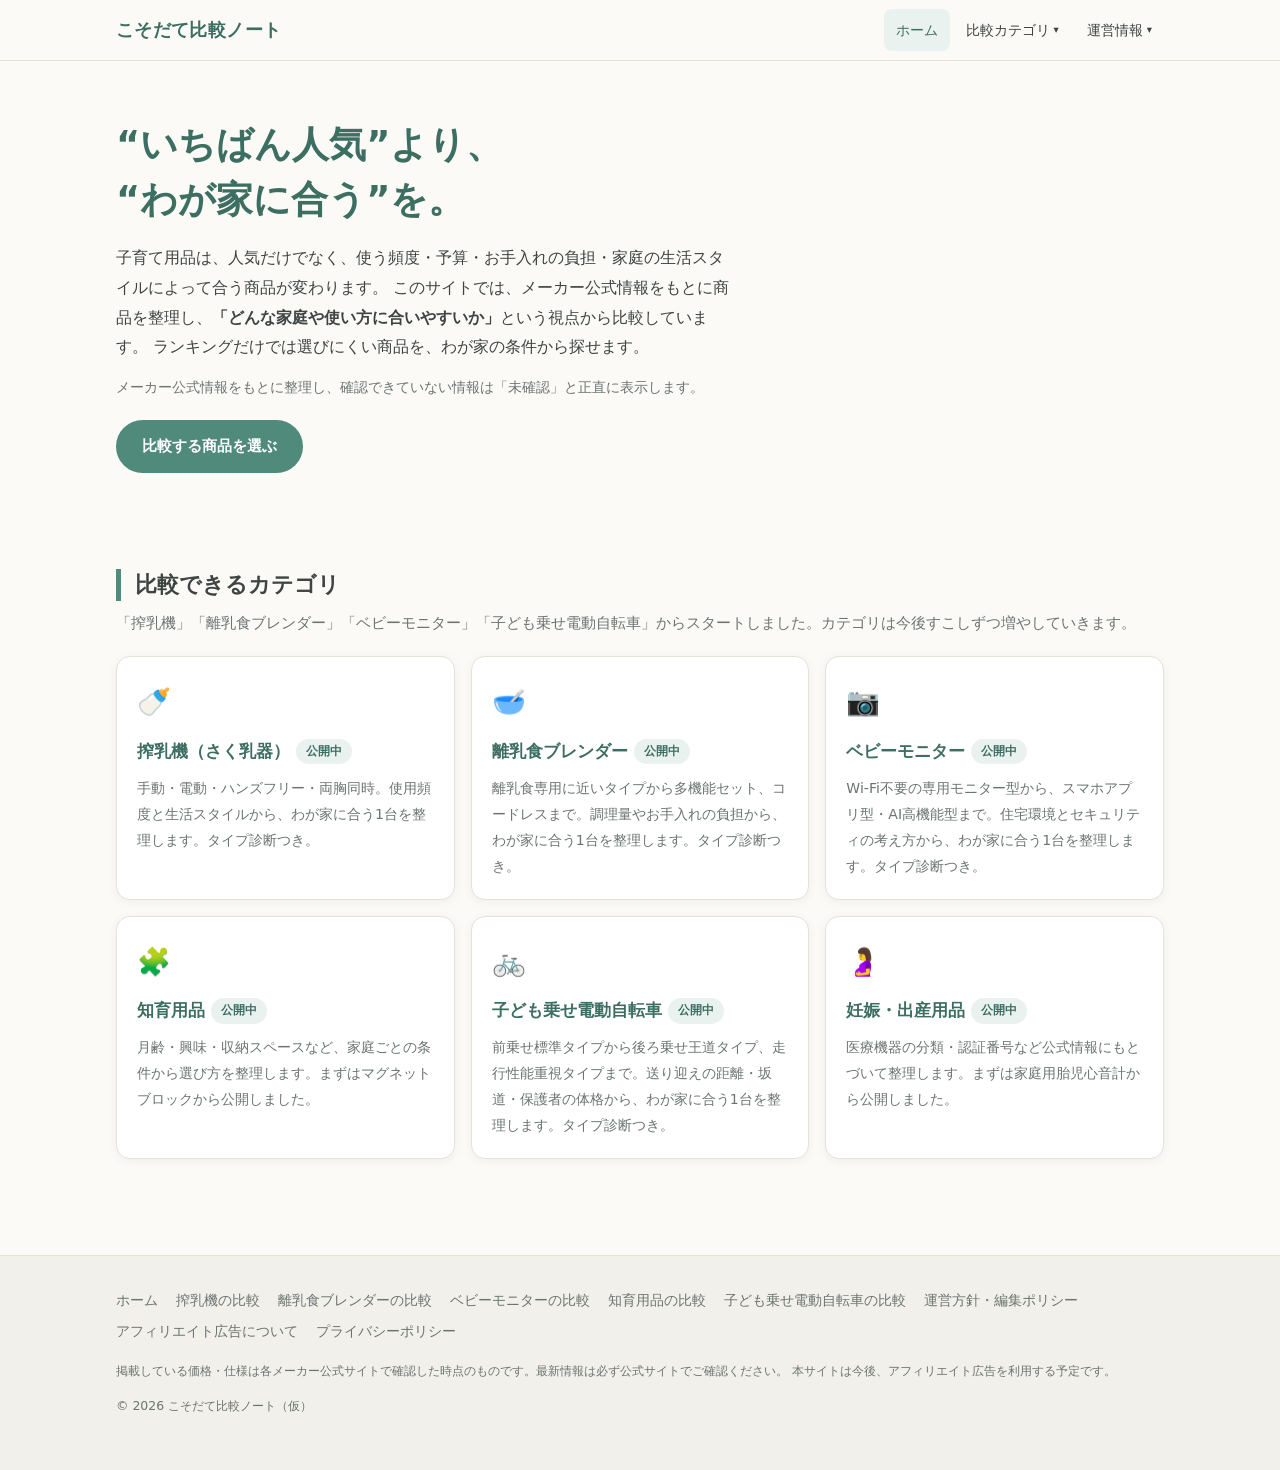
<file: public/index.html>
<!DOCTYPE html>
<html lang="ja">
<head>
<meta charset="UTF-8">
<meta name="viewport" content="width=device-width, initial-scale=1">
<meta name="google-site-verification" content="jQ2ERk1EOT_RBc7FGGnkCHVybZwU9jA02yAc_kkbmw0" />
<!-- Google tag (gtag.js) -->
<script async src="https://www.googletagmanager.com/gtag/js?id=G-FZPYG6CCM2"></script>
<script>
  window.dataLayer = window.dataLayer || [];
  function gtag(){dataLayer.push(arguments);}
  gtag('js', new Date());
  gtag('config', 'G-FZPYG6CCM2');
</script>
<title>こそだて比較ノート（仮）｜“いちばん人気”より、“わが家に合う”を。</title>
<meta name="description" content="子育て用品の「どれがいい？」は家庭の使い方で答えが変わります。ランキングで1位を決めるのではなく、わが家の使い方に合う商品を見つけるための比較メディアです。">
<link rel="stylesheet" href="assets/css/style.css">
</head>
<body>

<header class="site-header">
  <div class="container header-inner">
    <a class="brand" href="index.html">
      <span class="brand-logo">こそだて比較ノート</span>
    </a>
    <button class="nav-toggle" aria-expanded="false" aria-controls="global-nav">メニュー ☰</button>
    <nav class="global-nav" id="global-nav" aria-label="サイト内メニュー">
      <ul>
        <li><a href="index.html">ホーム</a></li>
        <li class="nav-has-sub">
          <button class="nav-sub-toggle" aria-expanded="false">比較カテゴリ <span class="nav-caret" aria-hidden="true">▾</span></button>
          <ul class="nav-submenu">
            <li><a href="sakunyuki.html">搾乳機の比較</a></li>
            <li><a href="blender.html">離乳食ブレンダーの比較</a></li>
            <li><a href="babymonitor.html">ベビーモニターの比較</a></li>
            <li><a href="chiiku.html">知育用品の比較</a></li>
            <li><a href="kidsbike.html">子ども乗せ電動自転車の比較</a></li>
          </ul>
        </li>
        <li class="nav-has-sub">
          <button class="nav-sub-toggle" aria-expanded="false">運営情報 <span class="nav-caret" aria-hidden="true">▾</span></button>
          <ul class="nav-submenu">
            <li><a href="about.html">運営方針</a></li>
            <li><a href="ads-policy.html">広告について</a></li>
            <li><a href="privacy.html">プライバシー</a></li>
          </ul>
        </li>
      </ul>
    </nav>
  </div>
</header>

<main>

  <!-- ヒーロー -->
  <section class="hero">
    <div class="container">
      <h1 class="hero-copy">“いちばん人気”より、<br>“わが家に合う”を。</h1>
      <p class="hero-lead">
        子育て用品は、人気だけでなく、使う頻度・予算・お手入れの負担・家庭の生活スタイルによって合う商品が変わります。
        このサイトでは、メーカー公式情報をもとに商品を整理し、<strong>「どんな家庭や使い方に合いやすいか」</strong>という視点から比較しています。
        ランキングだけでは選びにくい商品を、わが家の条件から探せます。
      </p>
      <p class="hero-sub">メーカー公式情報をもとに整理し、確認できていない情報は「未確認」と正直に表示します。</p>
      <p style="margin-top:20px;">
        <a class="btn btn-primary" href="#categories">比較する商品を選ぶ</a>
      </p>
    </div>
  </section>

  <!-- カテゴリ -->
  <section class="section" id="categories">
    <div class="container">
      <h2 class="section-title">比較できるカテゴリ</h2>
      <p class="section-lead">「搾乳機」「離乳食ブレンダー」「ベビーモニター」「子ども乗せ電動自転車」からスタートしました。カテゴリは今後すこしずつ増やしていきます。</p>

      <div class="card-grid">
        <a class="card category-card" href="sakunyuki.html" style="text-decoration:none;">
          <span class="cat-emoji" aria-hidden="true">🍼</span>
          <h3>搾乳機（さく乳器） <span class="badge badge-open">公開中</span></h3>
          <p>手動・電動・ハンズフリー・両胸同時。使用頻度と生活スタイルから、わが家に合う1台を整理します。タイプ診断つき。</p>
        </a>

        <a class="card category-card" href="blender.html" style="text-decoration:none;">
          <span class="cat-emoji" aria-hidden="true">🥣</span>
          <h3>離乳食ブレンダー <span class="badge badge-open">公開中</span></h3>
          <p>離乳食専用に近いタイプから多機能セット、コードレスまで。調理量やお手入れの負担から、わが家に合う1台を整理します。タイプ診断つき。</p>
        </a>

        <a class="card category-card" href="babymonitor.html" style="text-decoration:none;">
          <span class="cat-emoji" aria-hidden="true">📷</span>
          <h3>ベビーモニター <span class="badge badge-open">公開中</span></h3>
          <p>Wi-Fi不要の専用モニター型から、スマホアプリ型・AI高機能型まで。住宅環境とセキュリティの考え方から、わが家に合う1台を整理します。タイプ診断つき。</p>
        </a>

        <a class="card category-card" href="chiiku.html" style="text-decoration:none;">
          <span class="cat-emoji" aria-hidden="true">🧩</span>
          <h3>知育用品 <span class="badge badge-open">公開中</span></h3>
          <p>月齢・興味・収納スペースなど、家庭ごとの条件から選び方を整理します。まずはマグネットブロックから公開しました。</p>
        </a>

        <a class="card category-card" href="kidsbike.html" style="text-decoration:none;">
          <span class="cat-emoji" aria-hidden="true">🚲</span>
          <h3>子ども乗せ電動自転車 <span class="badge badge-open">公開中</span></h3>
          <p>前乗せ標準タイプから後ろ乗せ王道タイプ、走行性能重視タイプまで。送り迎えの距離・坂道・保護者の体格から、わが家に合う1台を整理します。タイプ診断つき。</p>
        </a>

        <a class="card category-card" href="ninshin-shussan.html" style="text-decoration:none;">
          <span class="cat-emoji" aria-hidden="true">🤰</span>
          <h3>妊娠・出産用品 <span class="badge badge-open">公開中</span></h3>
          <p>医療機器の分類・認証番号など公式情報にもとづいて整理します。まずは家庭用胎児心音計から公開しました。</p>
        </a>
      </div>
    </div>
  </section>

</main>

<footer class="site-footer">
  <div class="container">
    <nav class="footer-nav" aria-label="フッターメニュー">
      <ul>
        <li><a href="index.html">ホーム</a></li>
        <li><a href="sakunyuki.html">搾乳機の比較</a></li>
        <li><a href="blender.html">離乳食ブレンダーの比較</a></li>
        <li><a href="babymonitor.html">ベビーモニターの比較</a></li>
        <li><a href="chiiku.html">知育用品の比較</a></li>
        <li><a href="kidsbike.html">子ども乗せ電動自転車の比較</a></li>
        <li><a href="about.html">運営方針・編集ポリシー</a></li>
        <li><a href="ads-policy.html">アフィリエイト広告について</a></li>
        <li><a href="privacy.html">プライバシーポリシー</a></li>
      </ul>
    </nav>
    <p class="footer-note">
      掲載している価格・仕様は各メーカー公式サイトで確認した時点のものです。最新情報は必ず公式サイトでご確認ください。
      本サイトは今後、アフィリエイト広告を利用する予定です。
    </p>
    <p class="copyright">© <span id="copyright-year">2026</span> こそだて比較ノート（仮）</p>
  </div>
</footer>

<script src="assets/js/main.js"></script>
</body>
</html>
</file>
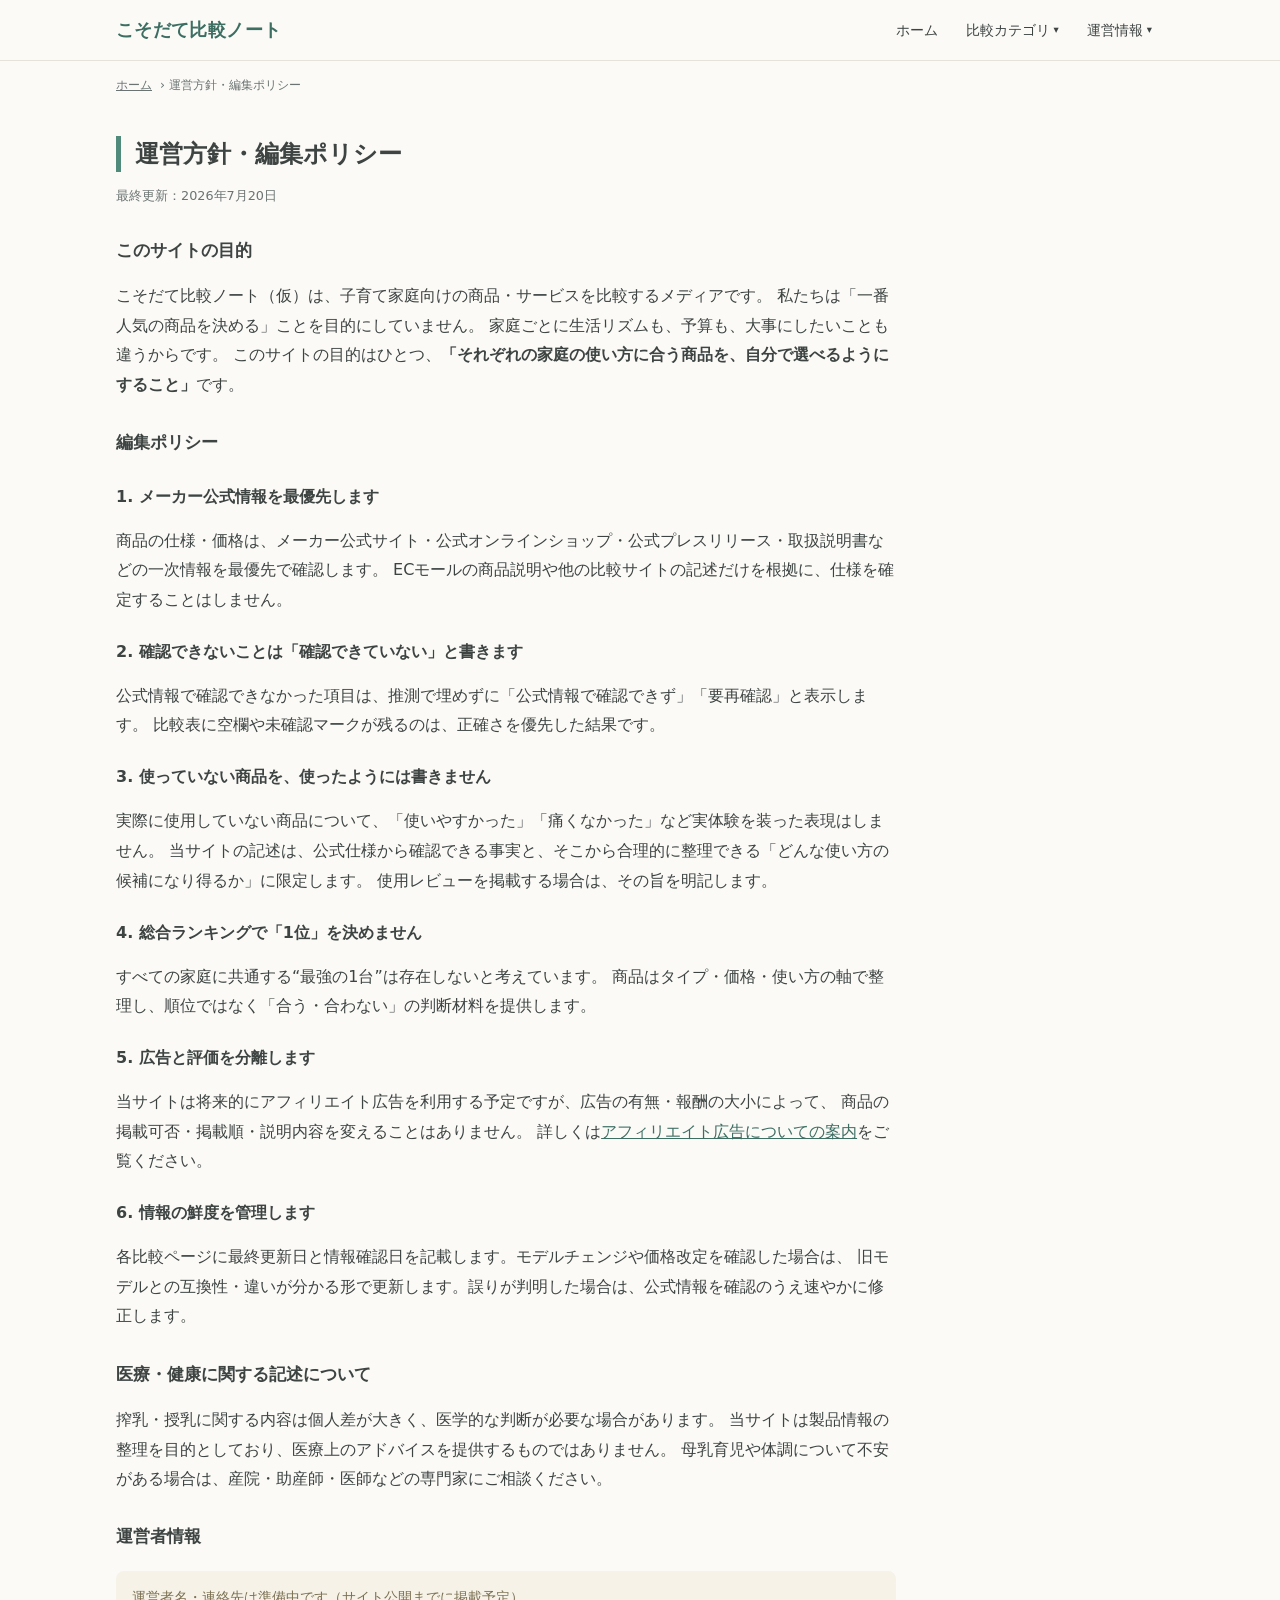
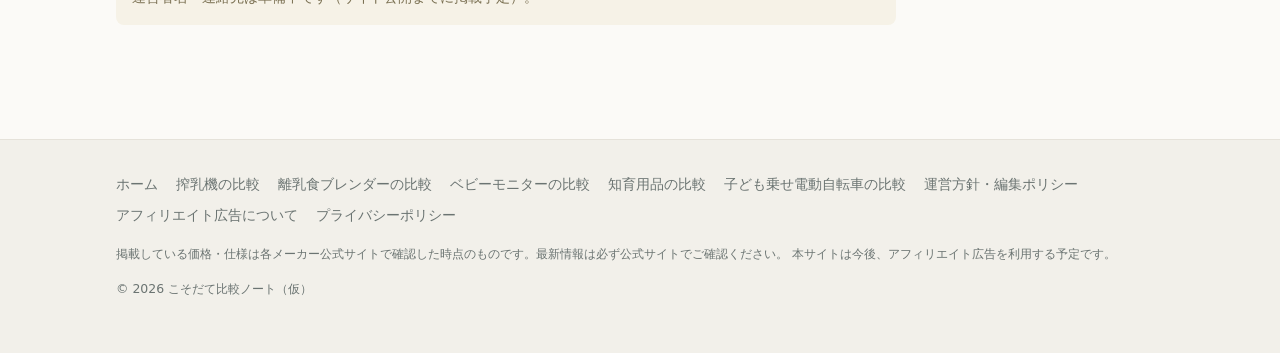
<file: public/about.html>
<!DOCTYPE html>
<html lang="ja">
<head>
<meta charset="UTF-8">
<meta name="viewport" content="width=device-width, initial-scale=1">
<meta name="google-site-verification" content="jQ2ERk1EOT_RBc7FGGnkCHVybZwU9jA02yAc_kkbmw0" />
<!-- Google tag (gtag.js) -->
<script async src="https://www.googletagmanager.com/gtag/js?id=G-FZPYG6CCM2"></script>
<script>
  window.dataLayer = window.dataLayer || [];
  function gtag(){dataLayer.push(arguments);}
  gtag('js', new Date());
  gtag('config', 'G-FZPYG6CCM2');
</script>
<title>運営方針・編集ポリシー｜こそだて比較ノート（仮）</title>
<meta name="description" content="こそだて比較ノート（仮）の運営方針と編集ポリシー。一次情報の優先、ランキングを作らない理由、広告と評価の分離について説明します。">
<link rel="stylesheet" href="assets/css/style.css">
</head>
<body>

<header class="site-header">
  <div class="container header-inner">
    <a class="brand" href="index.html">
      <span class="brand-logo">こそだて比較ノート</span>
    </a>
    <button class="nav-toggle" aria-expanded="false" aria-controls="global-nav">メニュー ☰</button>
    <nav class="global-nav" id="global-nav" aria-label="サイト内メニュー">
      <ul>
        <li><a href="index.html">ホーム</a></li>
        <li class="nav-has-sub">
          <button class="nav-sub-toggle" aria-expanded="false">比較カテゴリ <span class="nav-caret" aria-hidden="true">▾</span></button>
          <ul class="nav-submenu">
            <li><a href="sakunyuki.html">搾乳機の比較</a></li>
            <li><a href="blender.html">離乳食ブレンダーの比較</a></li>
            <li><a href="babymonitor.html">ベビーモニターの比較</a></li>
            <li><a href="chiiku.html">知育用品の比較</a></li>
            <li><a href="kidsbike.html">子ども乗せ電動自転車の比較</a></li>
          </ul>
        </li>
        <li class="nav-has-sub">
          <button class="nav-sub-toggle" aria-expanded="false">運営情報 <span class="nav-caret" aria-hidden="true">▾</span></button>
          <ul class="nav-submenu">
            <li><a href="about.html">運営方針</a></li>
            <li><a href="ads-policy.html">広告について</a></li>
            <li><a href="privacy.html">プライバシー</a></li>
          </ul>
        </li>
      </ul>
    </nav>
  </div>
</header>

<main>
<div class="container">

  <nav class="breadcrumb" aria-label="パンくず">
    <ol>
      <li><a href="index.html">ホーム</a></li>
      <li>運営方針・編集ポリシー</li>
    </ol>
  </nav>

  <section class="section article">
    <h1 class="section-title" style="font-size:1.5rem;">運営方針・編集ポリシー</h1>
    <p style="font-size:0.8rem;color:var(--c-ink-soft);">最終更新：2026年7月20日</p>

    <h3>このサイトの目的</h3>
    <p>
      こそだて比較ノート（仮）は、子育て家庭向けの商品・サービスを比較するメディアです。
      私たちは「一番人気の商品を決める」ことを目的にしていません。
      家庭ごとに生活リズムも、予算も、大事にしたいことも違うからです。
      このサイトの目的はひとつ、<strong>「それぞれの家庭の使い方に合う商品を、自分で選べるようにすること」</strong>です。
    </p>

    <h3>編集ポリシー</h3>

    <h4>1. メーカー公式情報を最優先します</h4>
    <p>
      商品の仕様・価格は、メーカー公式サイト・公式オンラインショップ・公式プレスリリース・取扱説明書などの一次情報を最優先で確認します。
      ECモールの商品説明や他の比較サイトの記述だけを根拠に、仕様を確定することはしません。
    </p>

    <h4>2. 確認できないことは「確認できていない」と書きます</h4>
    <p>
      公式情報で確認できなかった項目は、推測で埋めずに「公式情報で確認できず」「要再確認」と表示します。
      比較表に空欄や未確認マークが残るのは、正確さを優先した結果です。
    </p>

    <h4>3. 使っていない商品を、使ったようには書きません</h4>
    <p>
      実際に使用していない商品について、「使いやすかった」「痛くなかった」など実体験を装った表現はしません。
      当サイトの記述は、公式仕様から確認できる事実と、そこから合理的に整理できる「どんな使い方の候補になり得るか」に限定します。
      使用レビューを掲載する場合は、その旨を明記します。
    </p>

    <h4>4. 総合ランキングで「1位」を決めません</h4>
    <p>
      すべての家庭に共通する“最強の1台”は存在しないと考えています。
      商品はタイプ・価格・使い方の軸で整理し、順位ではなく「合う・合わない」の判断材料を提供します。
    </p>

    <h4>5. 広告と評価を分離します</h4>
    <p>
      当サイトは将来的にアフィリエイト広告を利用する予定ですが、広告の有無・報酬の大小によって、
      商品の掲載可否・掲載順・説明内容を変えることはありません。
      詳しくは<a href="ads-policy.html">アフィリエイト広告についての案内</a>をご覧ください。
    </p>

    <h4>6. 情報の鮮度を管理します</h4>
    <p>
      各比較ページに最終更新日と情報確認日を記載します。モデルチェンジや価格改定を確認した場合は、
      旧モデルとの互換性・違いが分かる形で更新します。誤りが判明した場合は、公式情報を確認のうえ速やかに修正します。
    </p>

    <h3>医療・健康に関する記述について</h3>
    <p>
      搾乳・授乳に関する内容は個人差が大きく、医学的な判断が必要な場合があります。
      当サイトは製品情報の整理を目的としており、医療上のアドバイスを提供するものではありません。
      母乳育児や体調について不安がある場合は、産院・助産師・医師などの専門家にご相談ください。
    </p>

    <h3>運営者情報</h3>
    <div class="note-box">
      運営者名・連絡先は準備中です（サイト公開までに掲載予定）。
    </div>
  </section>

</div>
</main>

<footer class="site-footer">
  <div class="container">
    <nav class="footer-nav" aria-label="フッターメニュー">
      <ul>
        <li><a href="index.html">ホーム</a></li>
        <li><a href="sakunyuki.html">搾乳機の比較</a></li>
        <li><a href="blender.html">離乳食ブレンダーの比較</a></li>
        <li><a href="babymonitor.html">ベビーモニターの比較</a></li>
        <li><a href="chiiku.html">知育用品の比較</a></li>
        <li><a href="kidsbike.html">子ども乗せ電動自転車の比較</a></li>
        <li><a href="about.html">運営方針・編集ポリシー</a></li>
        <li><a href="ads-policy.html">アフィリエイト広告について</a></li>
        <li><a href="privacy.html">プライバシーポリシー</a></li>
      </ul>
    </nav>
    <p class="footer-note">
      掲載している価格・仕様は各メーカー公式サイトで確認した時点のものです。最新情報は必ず公式サイトでご確認ください。
      本サイトは今後、アフィリエイト広告を利用する予定です。
    </p>
    <p class="copyright">© <span id="copyright-year">2026</span> こそだて比較ノート（仮）</p>
  </div>
</footer>

<script src="assets/js/main.js"></script>
</body>
</html>
</file>
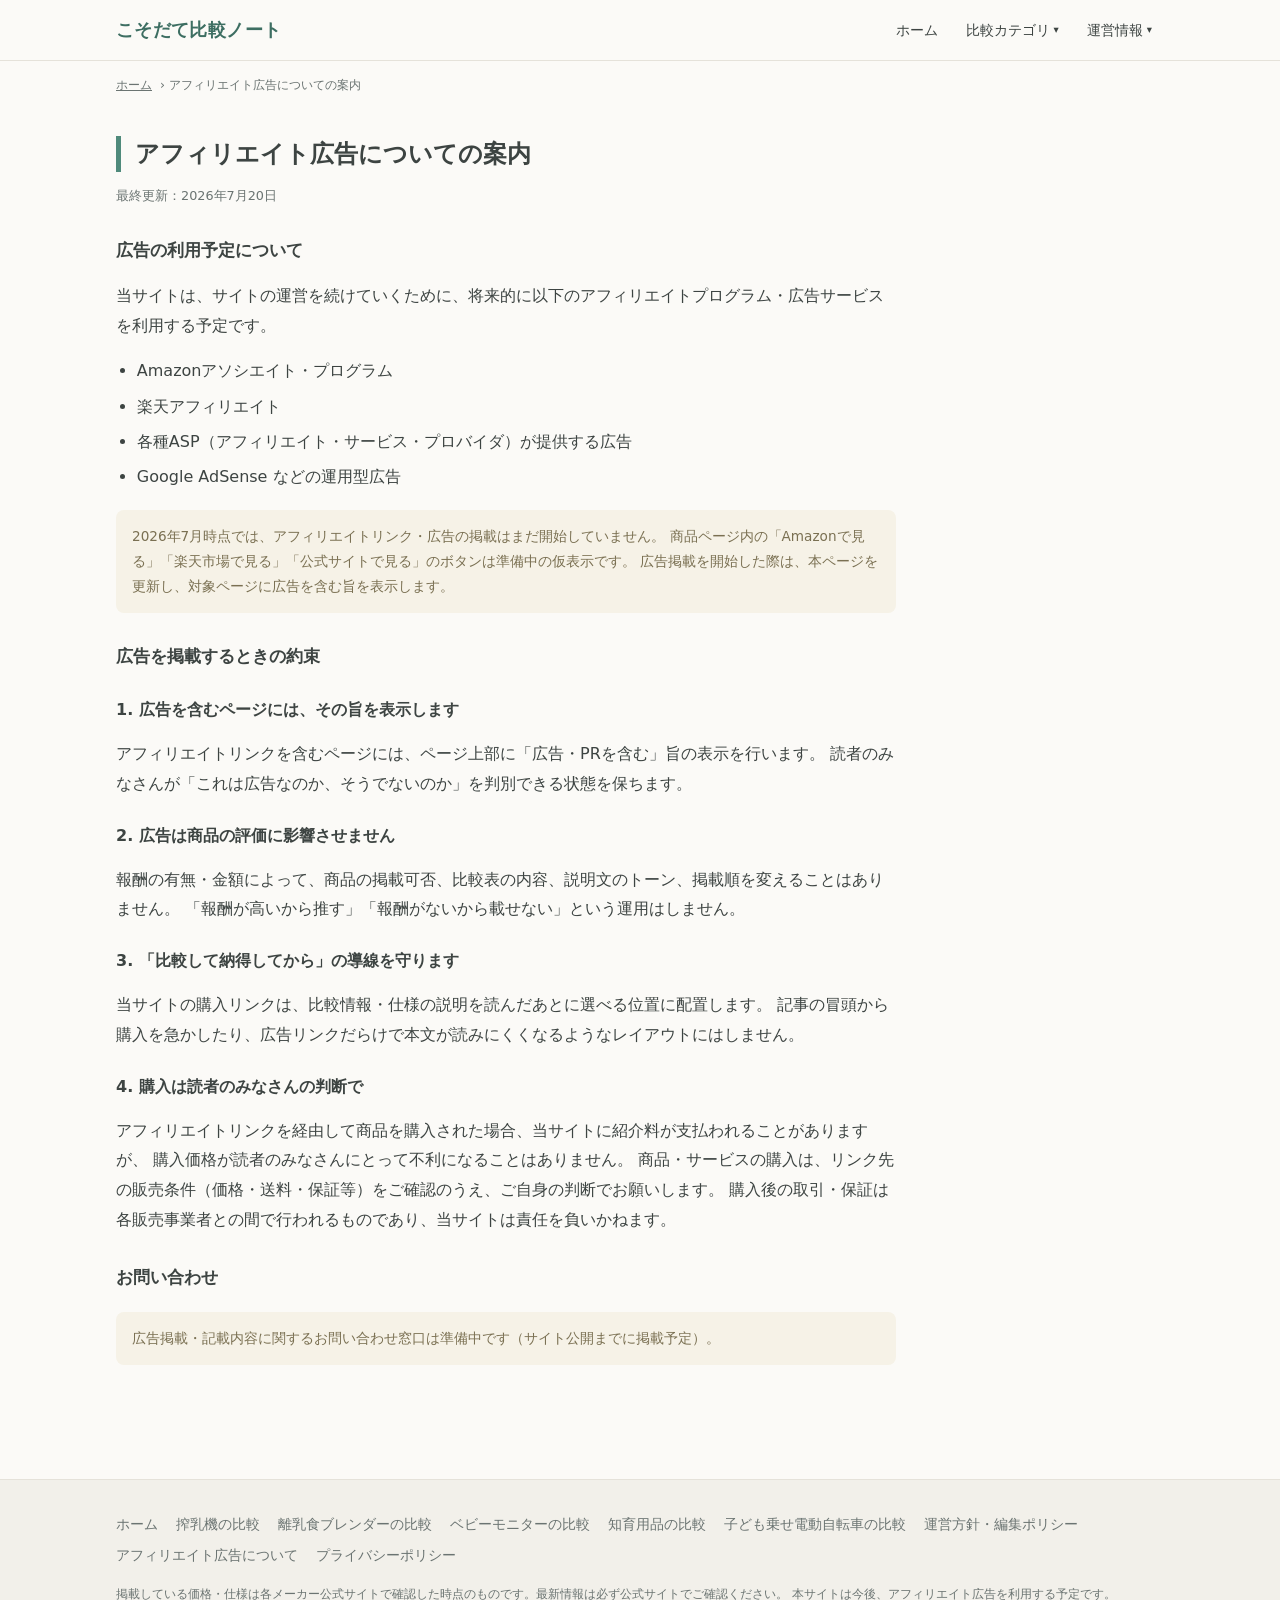
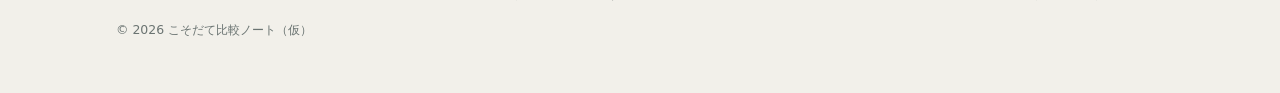
<file: public/ads-policy.html>
<!DOCTYPE html>
<html lang="ja">
<head>
<meta charset="UTF-8">
<meta name="viewport" content="width=device-width, initial-scale=1">
<meta name="google-site-verification" content="jQ2ERk1EOT_RBc7FGGnkCHVybZwU9jA02yAc_kkbmw0" />
<!-- Google tag (gtag.js) -->
<script async src="https://www.googletagmanager.com/gtag/js?id=G-FZPYG6CCM2"></script>
<script>
  window.dataLayer = window.dataLayer || [];
  function gtag(){dataLayer.push(arguments);}
  gtag('js', new Date());
  gtag('config', 'G-FZPYG6CCM2');
</script>
<title>アフィリエイト広告についての案内｜こそだて比較ノート（仮）</title>
<meta name="description" content="こそだて比較ノート（仮）における広告・アフィリエイトプログラムの利用方針についてご案内します。">
<link rel="stylesheet" href="assets/css/style.css">
</head>
<body>

<header class="site-header">
  <div class="container header-inner">
    <a class="brand" href="index.html">
      <span class="brand-logo">こそだて比較ノート</span>
    </a>
    <button class="nav-toggle" aria-expanded="false" aria-controls="global-nav">メニュー ☰</button>
    <nav class="global-nav" id="global-nav" aria-label="サイト内メニュー">
      <ul>
        <li><a href="index.html">ホーム</a></li>
        <li class="nav-has-sub">
          <button class="nav-sub-toggle" aria-expanded="false">比較カテゴリ <span class="nav-caret" aria-hidden="true">▾</span></button>
          <ul class="nav-submenu">
            <li><a href="sakunyuki.html">搾乳機の比較</a></li>
            <li><a href="blender.html">離乳食ブレンダーの比較</a></li>
            <li><a href="babymonitor.html">ベビーモニターの比較</a></li>
            <li><a href="chiiku.html">知育用品の比較</a></li>
            <li><a href="kidsbike.html">子ども乗せ電動自転車の比較</a></li>
          </ul>
        </li>
        <li class="nav-has-sub">
          <button class="nav-sub-toggle" aria-expanded="false">運営情報 <span class="nav-caret" aria-hidden="true">▾</span></button>
          <ul class="nav-submenu">
            <li><a href="about.html">運営方針</a></li>
            <li><a href="ads-policy.html">広告について</a></li>
            <li><a href="privacy.html">プライバシー</a></li>
          </ul>
        </li>
      </ul>
    </nav>
  </div>
</header>

<main>
<div class="container">

  <nav class="breadcrumb" aria-label="パンくず">
    <ol>
      <li><a href="index.html">ホーム</a></li>
      <li>アフィリエイト広告についての案内</li>
    </ol>
  </nav>

  <section class="section article">
    <h1 class="section-title" style="font-size:1.5rem;">アフィリエイト広告についての案内</h1>
    <p style="font-size:0.8rem;color:var(--c-ink-soft);">最終更新：2026年7月20日</p>

    <h3>広告の利用予定について</h3>
    <p>
      当サイトは、サイトの運営を続けていくために、将来的に以下のアフィリエイトプログラム・広告サービスを利用する予定です。
    </p>
    <ul>
      <li>Amazonアソシエイト・プログラム</li>
      <li>楽天アフィリエイト</li>
      <li>各種ASP（アフィリエイト・サービス・プロバイダ）が提供する広告</li>
      <li>Google AdSense などの運用型広告</li>
    </ul>
    <div class="note-box">
      2026年7月時点では、アフィリエイトリンク・広告の掲載はまだ開始していません。
      商品ページ内の「Amazonで見る」「楽天市場で見る」「公式サイトで見る」のボタンは準備中の仮表示です。
      広告掲載を開始した際は、本ページを更新し、対象ページに広告を含む旨を表示します。
    </div>

    <h3>広告を掲載するときの約束</h3>

    <h4>1. 広告を含むページには、その旨を表示します</h4>
    <p>
      アフィリエイトリンクを含むページには、ページ上部に「広告・PRを含む」旨の表示を行います。
      読者のみなさんが「これは広告なのか、そうでないのか」を判別できる状態を保ちます。
    </p>

    <h4>2. 広告は商品の評価に影響させません</h4>
    <p>
      報酬の有無・金額によって、商品の掲載可否、比較表の内容、説明文のトーン、掲載順を変えることはありません。
      「報酬が高いから推す」「報酬がないから載せない」という運用はしません。
    </p>

    <h4>3. 「比較して納得してから」の導線を守ります</h4>
    <p>
      当サイトの購入リンクは、比較情報・仕様の説明を読んだあとに選べる位置に配置します。
      記事の冒頭から購入を急かしたり、広告リンクだらけで本文が読みにくくなるようなレイアウトにはしません。
    </p>

    <h4>4. 購入は読者のみなさんの判断で</h4>
    <p>
      アフィリエイトリンクを経由して商品を購入された場合、当サイトに紹介料が支払われることがありますが、
      購入価格が読者のみなさんにとって不利になることはありません。
      商品・サービスの購入は、リンク先の販売条件（価格・送料・保証等）をご確認のうえ、ご自身の判断でお願いします。
      購入後の取引・保証は各販売事業者との間で行われるものであり、当サイトは責任を負いかねます。
    </p>

    <h3>お問い合わせ</h3>
    <div class="note-box">
      広告掲載・記載内容に関するお問い合わせ窓口は準備中です（サイト公開までに掲載予定）。
    </div>
  </section>

</div>
</main>

<footer class="site-footer">
  <div class="container">
    <nav class="footer-nav" aria-label="フッターメニュー">
      <ul>
        <li><a href="index.html">ホーム</a></li>
        <li><a href="sakunyuki.html">搾乳機の比較</a></li>
        <li><a href="blender.html">離乳食ブレンダーの比較</a></li>
        <li><a href="babymonitor.html">ベビーモニターの比較</a></li>
        <li><a href="chiiku.html">知育用品の比較</a></li>
        <li><a href="kidsbike.html">子ども乗せ電動自転車の比較</a></li>
        <li><a href="about.html">運営方針・編集ポリシー</a></li>
        <li><a href="ads-policy.html">アフィリエイト広告について</a></li>
        <li><a href="privacy.html">プライバシーポリシー</a></li>
      </ul>
    </nav>
    <p class="footer-note">
      掲載している価格・仕様は各メーカー公式サイトで確認した時点のものです。最新情報は必ず公式サイトでご確認ください。
      本サイトは今後、アフィリエイト広告を利用する予定です。
    </p>
    <p class="copyright">© <span id="copyright-year">2026</span> こそだて比較ノート（仮）</p>
  </div>
</footer>

<script src="assets/js/main.js"></script>
</body>
</html>
</file>
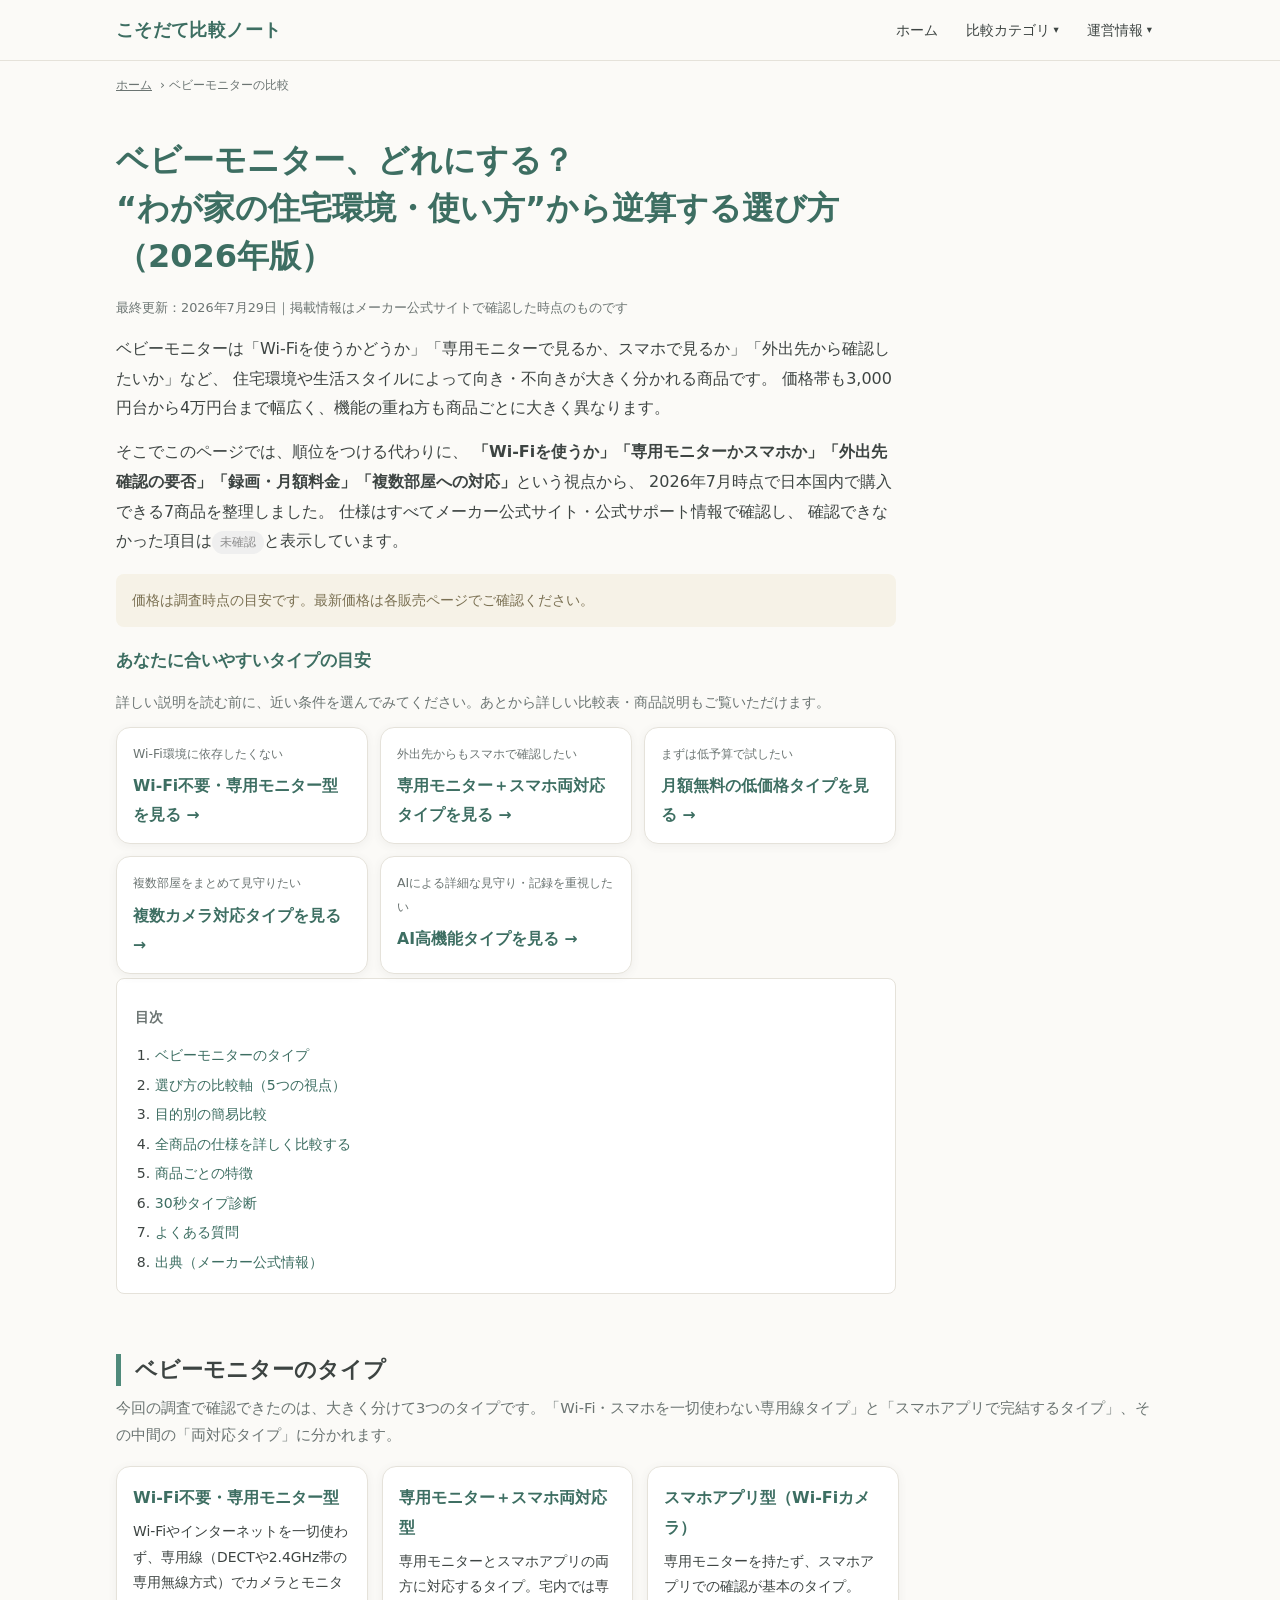
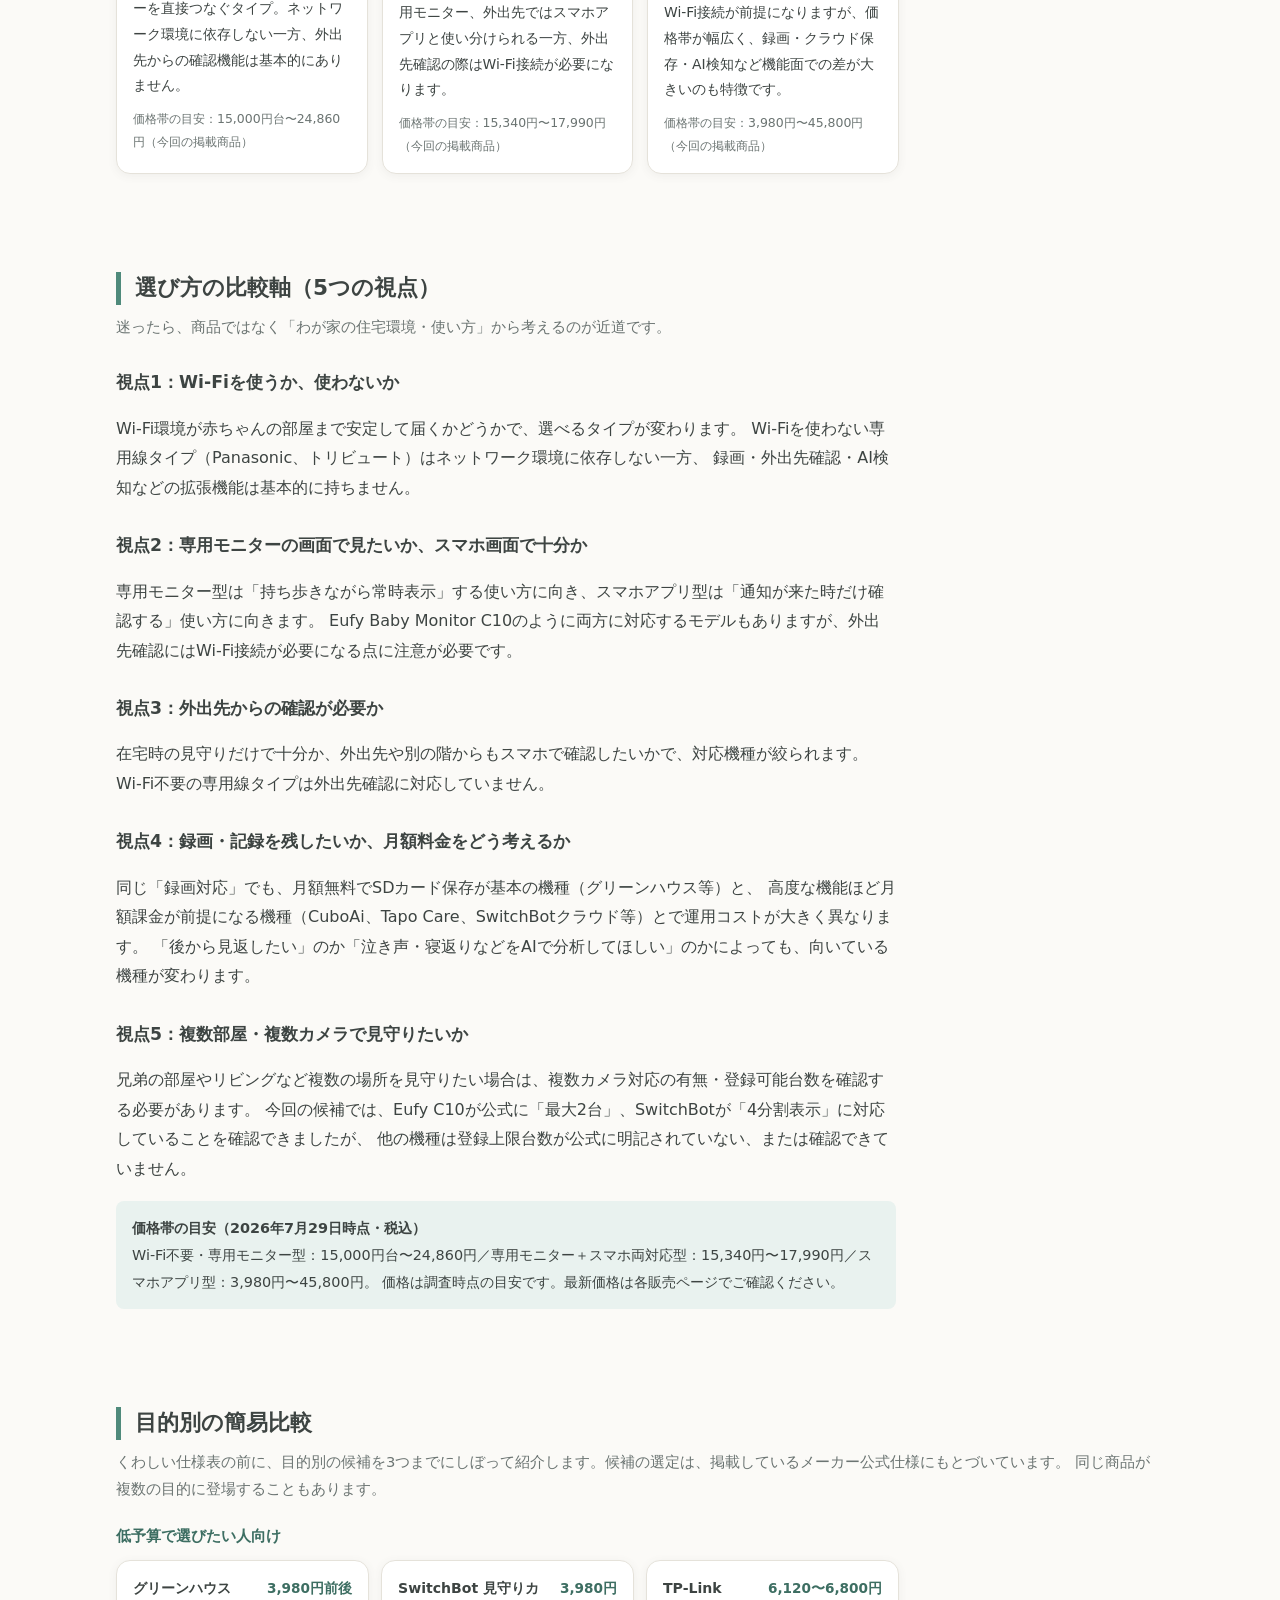
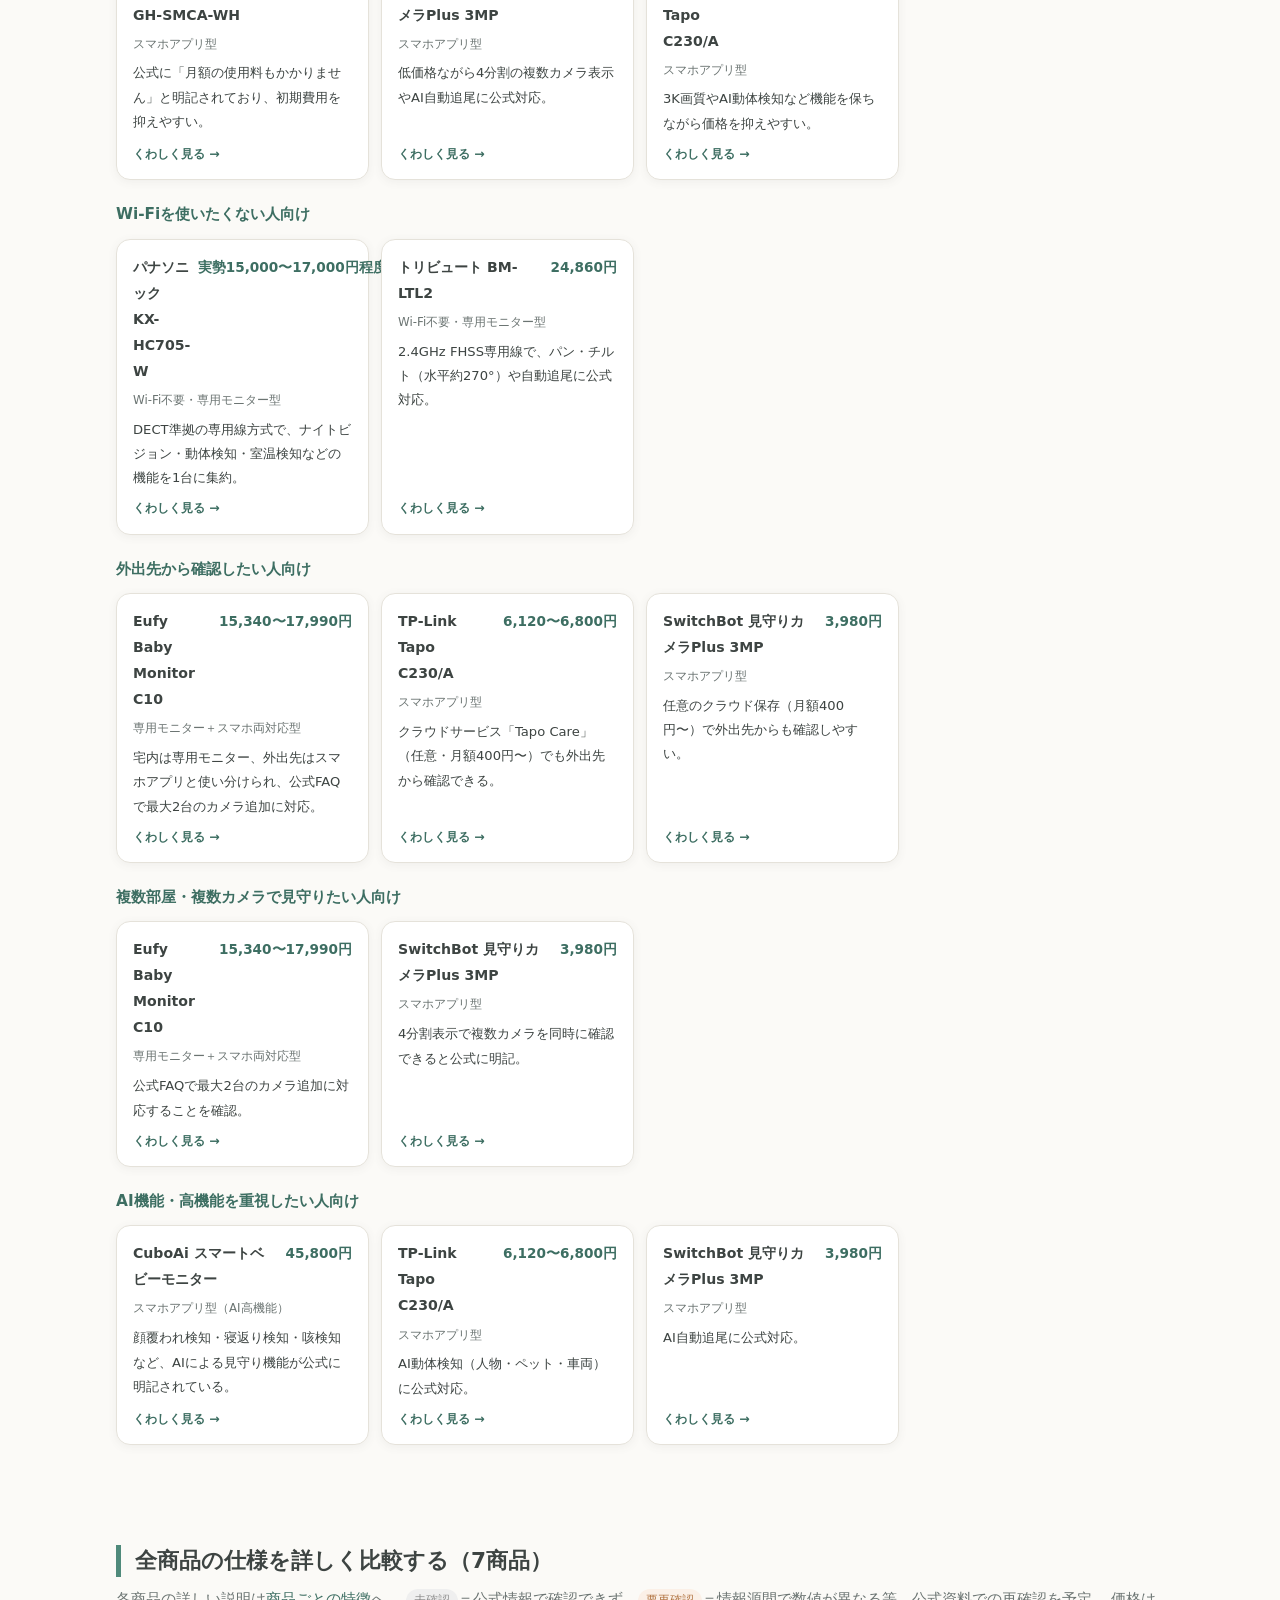
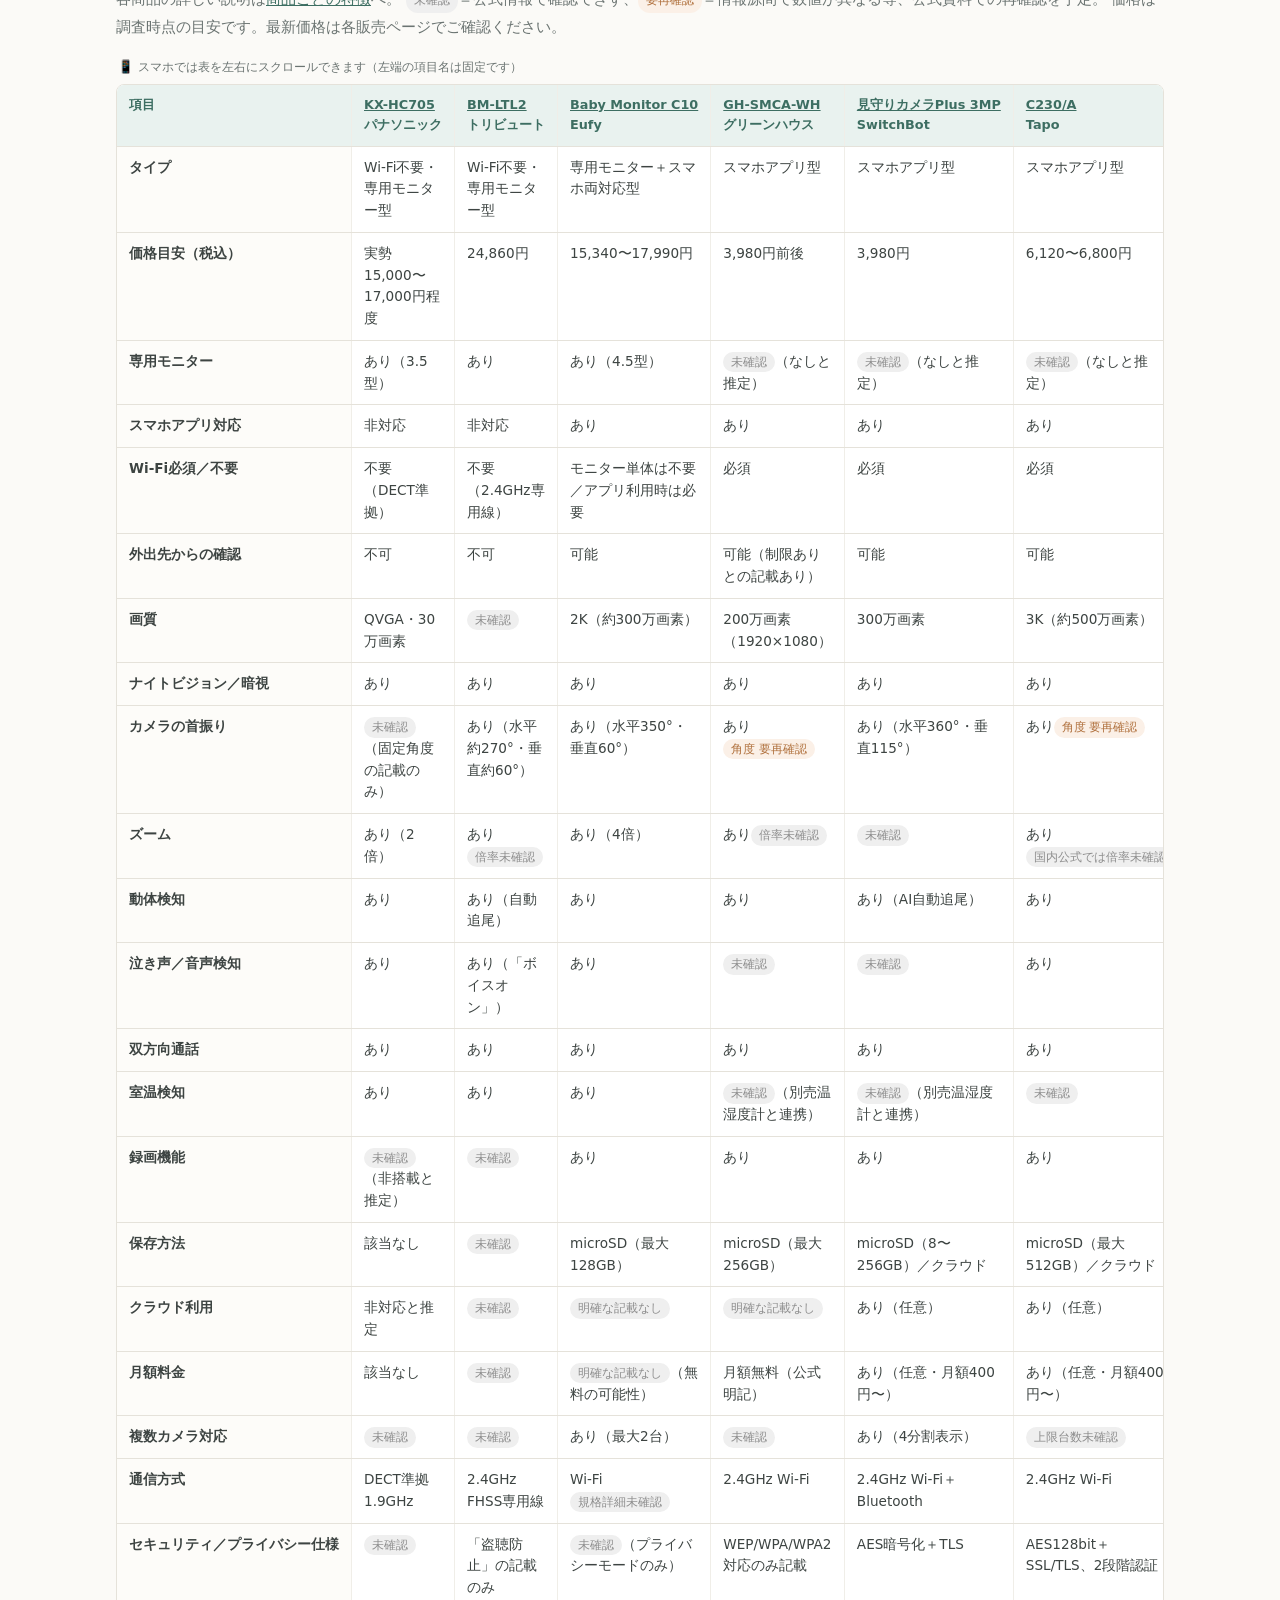
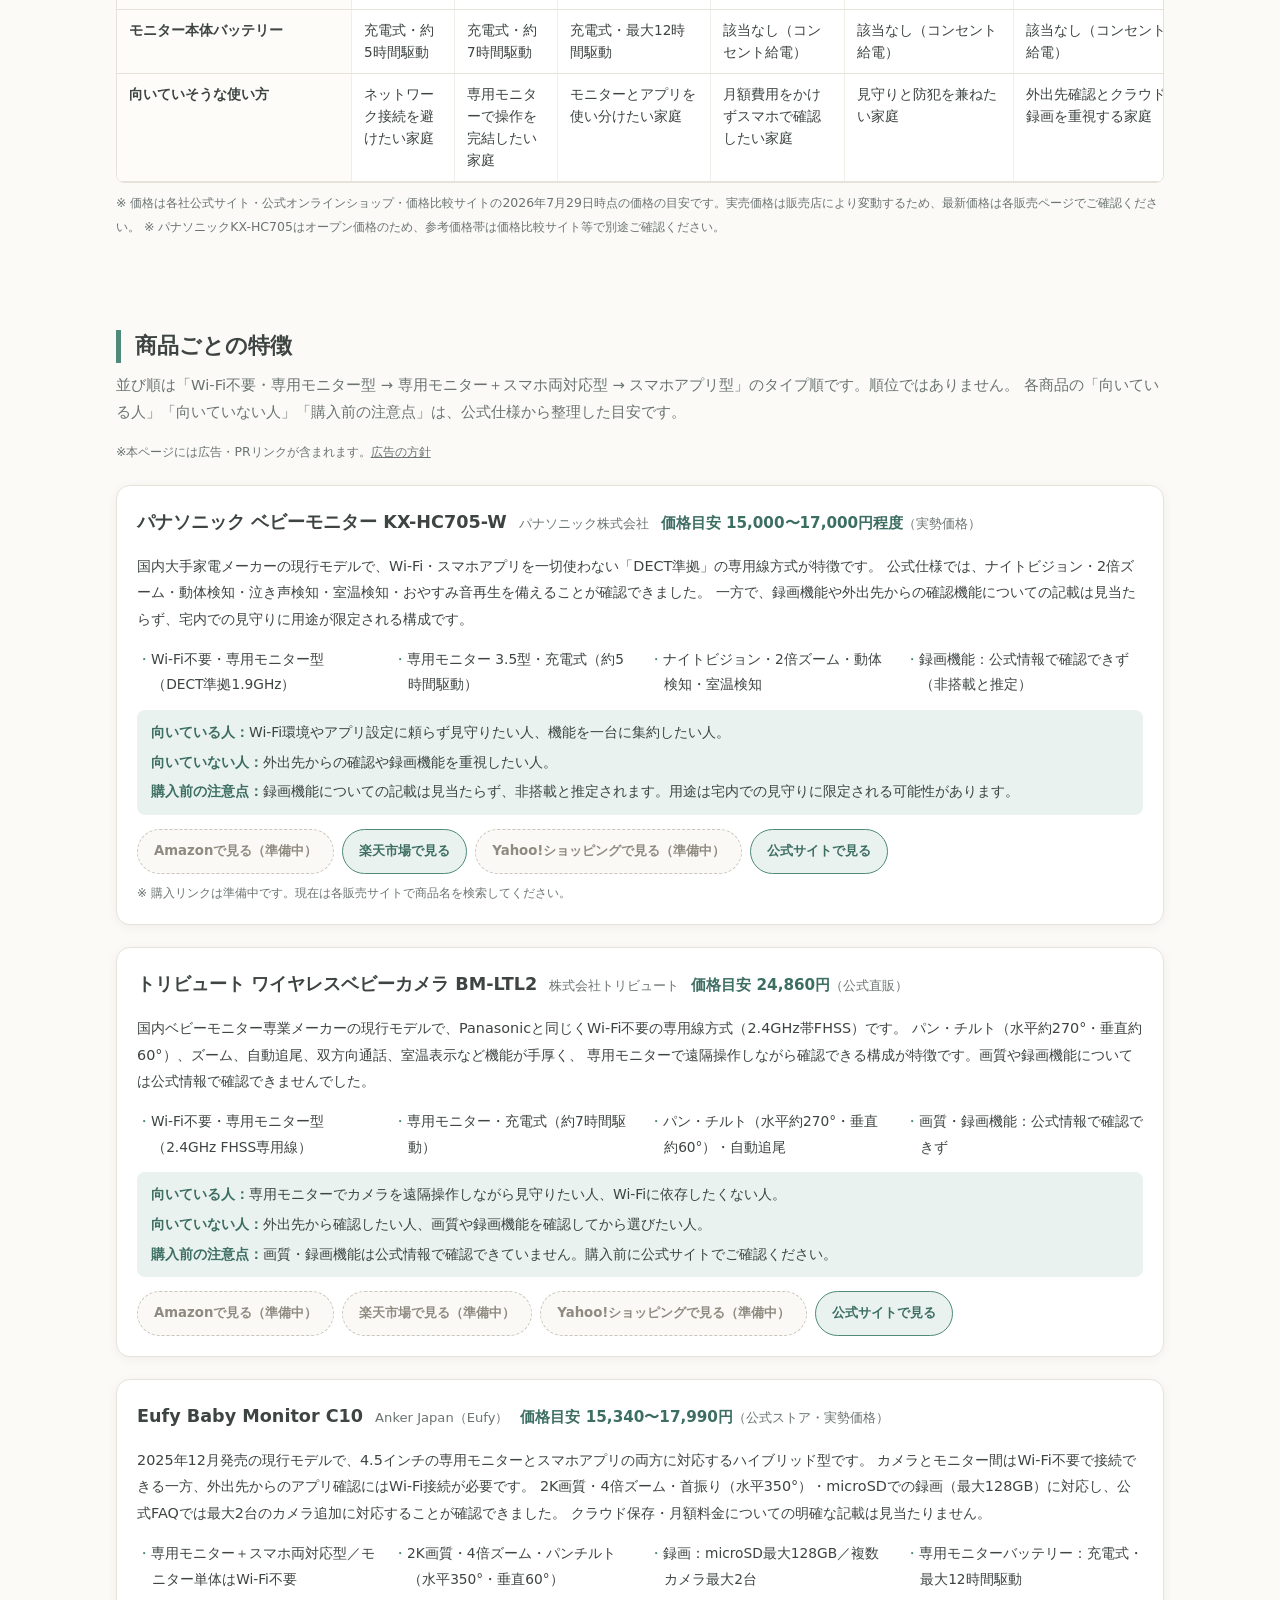
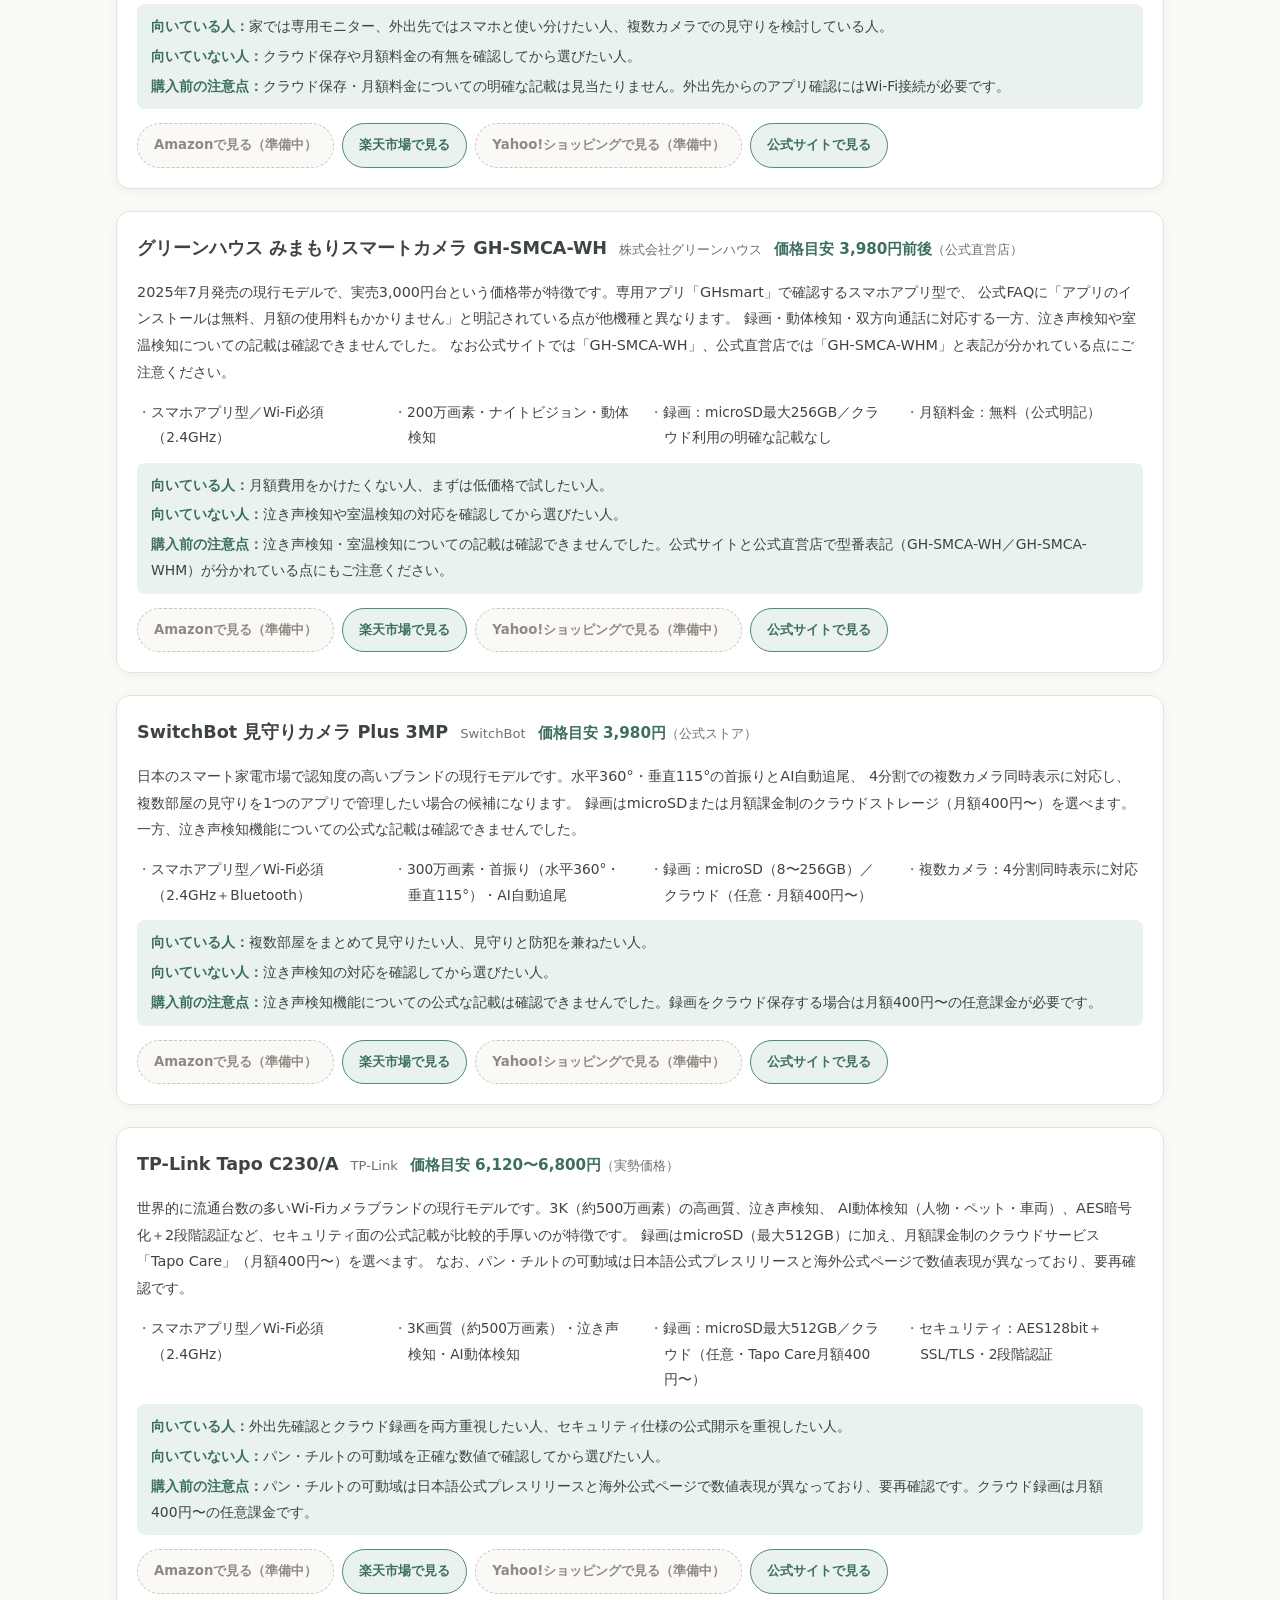
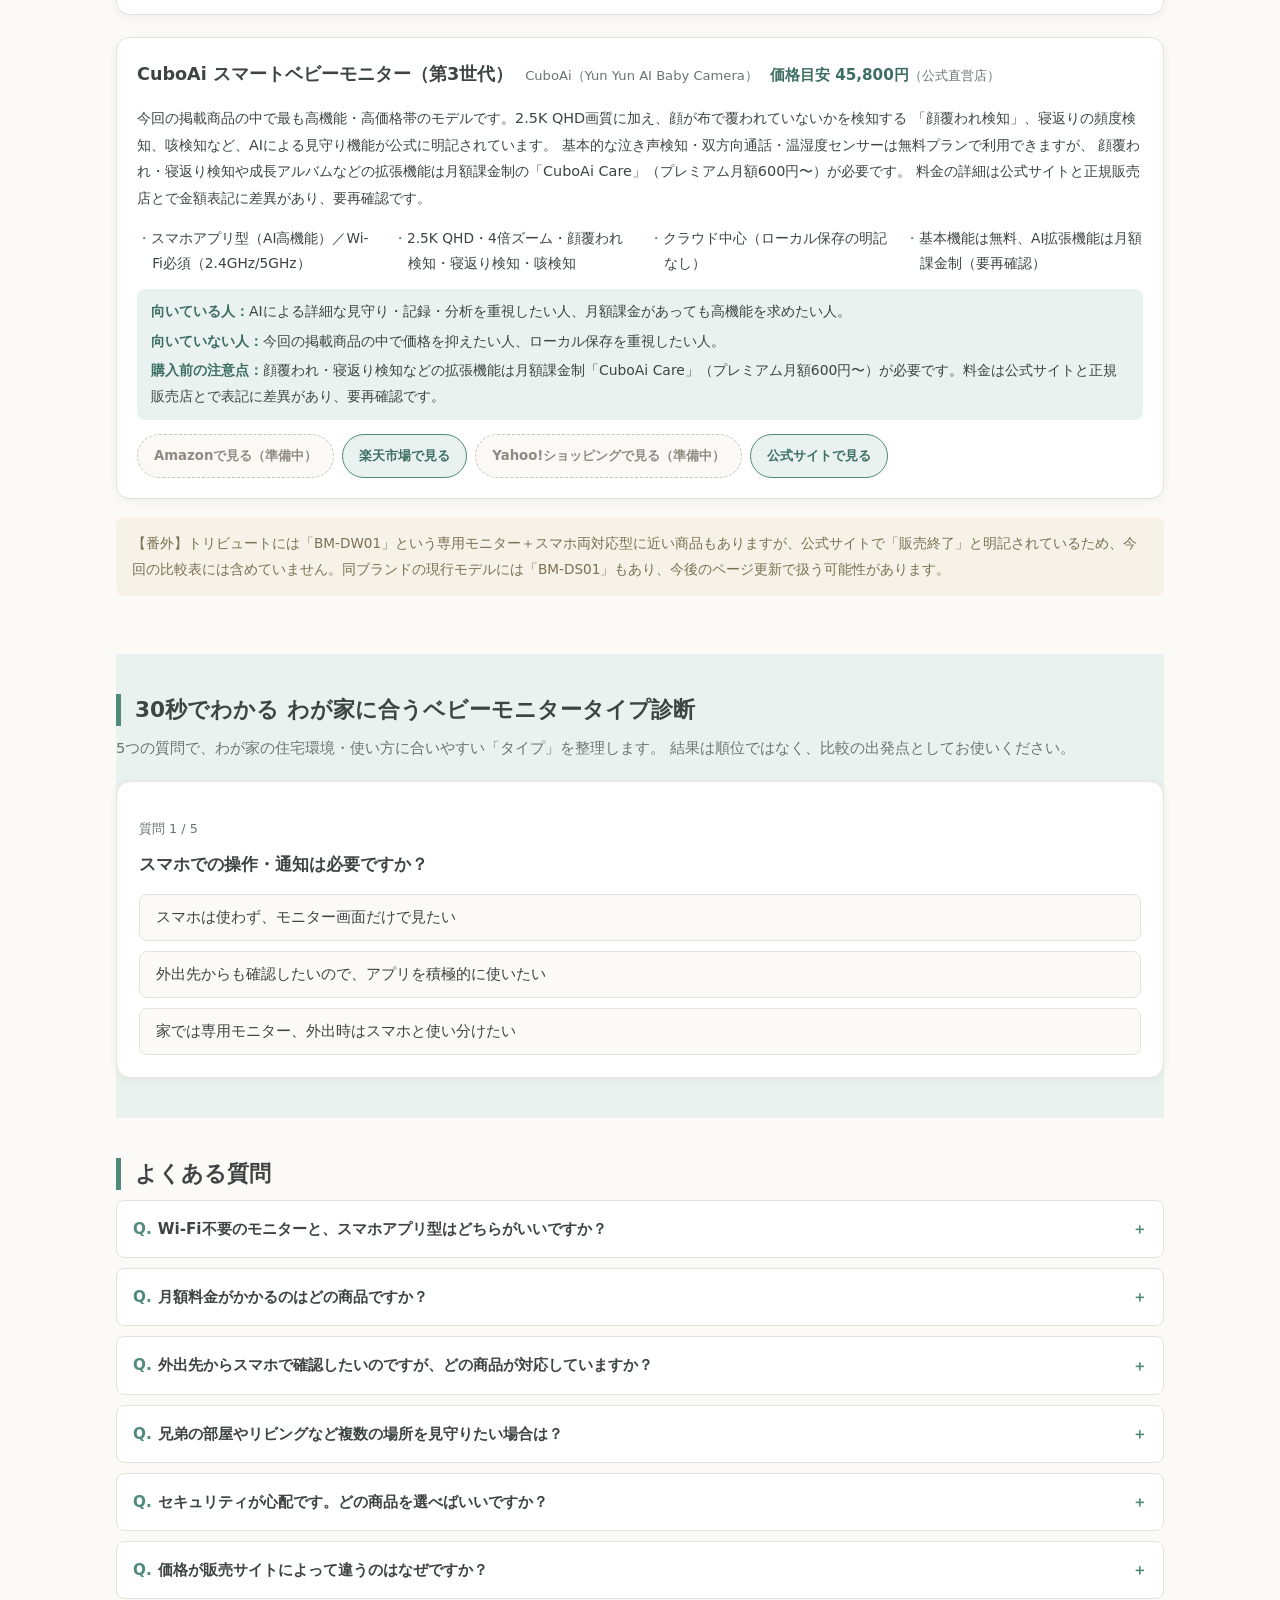
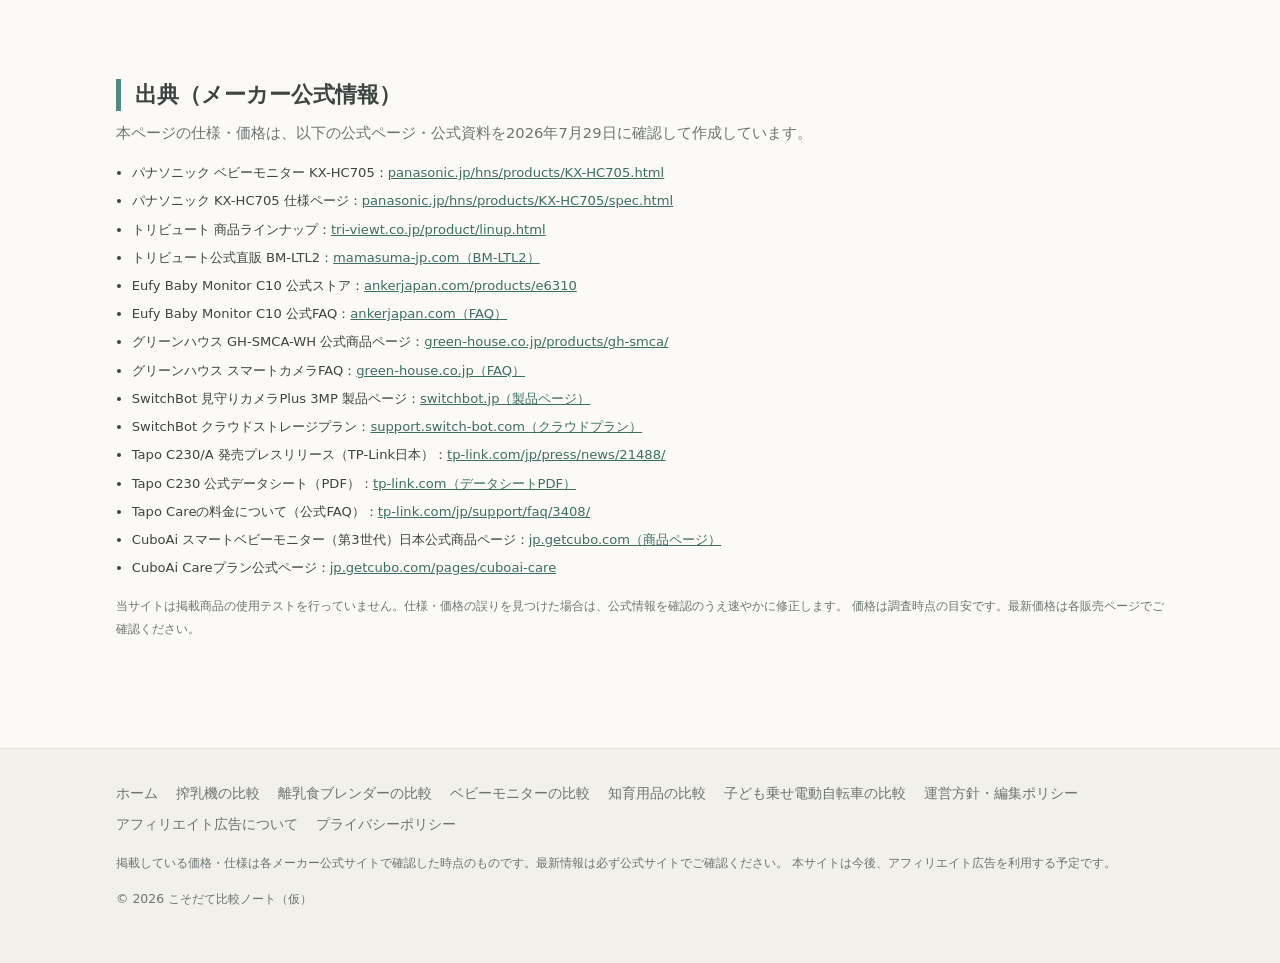
<file: public/babymonitor.html>
<!DOCTYPE html>
<html lang="ja">
<head>
<meta charset="UTF-8">
<meta name="viewport" content="width=device-width, initial-scale=1">
<meta name="google-site-verification" content="jQ2ERk1EOT_RBc7FGGnkCHVybZwU9jA02yAc_kkbmw0" />
<!-- Google tag (gtag.js) -->
<script async src="https://www.googletagmanager.com/gtag/js?id=G-FZPYG6CCM2"></script>
<script>
  window.dataLayer = window.dataLayer || [];
  function gtag(){dataLayer.push(arguments);}
  gtag('js', new Date());
  gtag('config', 'G-FZPYG6CCM2');
</script>
<title>ベビーモニターの選び方と比較（2026年版）｜こそだて比較ノート（仮）</title>
<meta name="description" content="Wi-Fi不要の専用モニター型からスマホアプリ型、AI高機能型まで。ベビーモニター7商品をメーカー公式情報にもとづいて整理し、住宅環境や使い方から選べる比較ページです。30秒のタイプ診断つき。">
<link rel="stylesheet" href="assets/css/style.css">
</head>
<body>

<header class="site-header">
  <div class="container header-inner">
    <a class="brand" href="index.html">
      <span class="brand-logo">こそだて比較ノート</span>
    </a>
    <button class="nav-toggle" aria-expanded="false" aria-controls="global-nav">メニュー ☰</button>
    <nav class="global-nav" id="global-nav" aria-label="サイト内メニュー">
      <ul>
        <li><a href="index.html">ホーム</a></li>
        <li class="nav-has-sub">
          <button class="nav-sub-toggle" aria-expanded="false">比較カテゴリ <span class="nav-caret" aria-hidden="true">▾</span></button>
          <ul class="nav-submenu">
            <li><a href="sakunyuki.html">搾乳機の比較</a></li>
            <li><a href="blender.html">離乳食ブレンダーの比較</a></li>
            <li><a href="babymonitor.html">ベビーモニターの比較</a></li>
            <li><a href="chiiku.html">知育用品の比較</a></li>
            <li><a href="kidsbike.html">子ども乗せ電動自転車の比較</a></li>
          </ul>
        </li>
        <li class="nav-has-sub">
          <button class="nav-sub-toggle" aria-expanded="false">運営情報 <span class="nav-caret" aria-hidden="true">▾</span></button>
          <ul class="nav-submenu">
            <li><a href="about.html">運営方針</a></li>
            <li><a href="ads-policy.html">広告について</a></li>
            <li><a href="privacy.html">プライバシー</a></li>
          </ul>
        </li>
      </ul>
    </nav>
  </div>
</header>

<main>
<div class="container">

  <nav class="breadcrumb" aria-label="パンくず">
    <ol>
      <li><a href="index.html">ホーム</a></li>
      <li>ベビーモニターの比較</li>
    </ol>
  </nav>

  <!-- 導入 -->
  <section class="section" style="padding-bottom:20px;">
    <div class="article">
      <h1 class="hero-copy" style="font-size:clamp(1.4rem,4vw,2rem);">ベビーモニター、どれにする？<br>“わが家の住宅環境・使い方”から逆算する選び方（2026年版）</h1>
      <p style="font-size:0.8rem;color:var(--c-ink-soft);">最終更新：2026年7月29日｜掲載情報はメーカー公式サイトで確認した時点のものです</p>

      <p>
        ベビーモニターは「Wi-Fiを使うかどうか」「専用モニターで見るか、スマホで見るか」「外出先から確認したいか」など、
        住宅環境や生活スタイルによって向き・不向きが大きく分かれる商品です。
        価格帯も3,000円台から4万円台まで幅広く、機能の重ね方も商品ごとに大きく異なります。
      </p>
      <p>
        そこでこのページでは、順位をつける代わりに、
        <strong>「Wi-Fiを使うか」「専用モニターかスマホか」「外出先確認の要否」「録画・月額料金」「複数部屋への対応」</strong>という視点から、
        2026年7月時点で日本国内で購入できる7商品を整理しました。
        仕様はすべてメーカー公式サイト・公式サポート情報で確認し、
        確認できなかった項目は<span class="chip-unverified">未確認</span>と表示しています。
      </p>
      <div class="note-box">
        価格は調査時点の目安です。最新価格は各販売ページでご確認ください。
      </div>

      <div class="quick-guide" id="quick-guide">
        <h2 class="quick-guide-heading">あなたに合いやすいタイプの目安</h2>
        <p class="quick-guide-lead">詳しい説明を読む前に、近い条件を選んでみてください。あとから詳しい比較表・商品説明もご覧いただけます。</p>
        <div class="quick-guide-grid">
          <a class="card quick-guide-item" href="#p-kxhc705">
            <span class="quick-guide-cond">Wi-Fi環境に依存したくない</span>
            <span class="quick-guide-type">Wi-Fi不要・専用モニター型を見る →</span>
          </a>
          <a class="card quick-guide-item" href="#p-c10">
            <span class="quick-guide-cond">外出先からもスマホで確認したい</span>
            <span class="quick-guide-type">専用モニター＋スマホ両対応タイプを見る →</span>
          </a>
          <a class="card quick-guide-item" href="#p-ghsmca">
            <span class="quick-guide-cond">まずは低予算で試したい</span>
            <span class="quick-guide-type">月額無料の低価格タイプを見る →</span>
          </a>
          <a class="card quick-guide-item" href="#p-mimamoruplus">
            <span class="quick-guide-cond">複数部屋をまとめて見守りたい</span>
            <span class="quick-guide-type">複数カメラ対応タイプを見る →</span>
          </a>
          <a class="card quick-guide-item" href="#p-cuboai">
            <span class="quick-guide-cond">AIによる詳細な見守り・記録を重視したい</span>
            <span class="quick-guide-type">AI高機能タイプを見る →</span>
          </a>
        </div>
      </div>

      <nav class="toc" aria-label="目次">
        <p class="toc-title">目次</p>
        <ol>
          <li><a href="#types">ベビーモニターのタイプ</a></li>
          <li><a href="#howto">選び方の比較軸（5つの視点）</a></li>
          <li><a href="#mini-compare">目的別の簡易比較</a></li>
          <li><a href="#table">全商品の仕様を詳しく比較する</a></li>
          <li><a href="#products">商品ごとの特徴</a></li>
          <li><a href="#quiz">30秒タイプ診断</a></li>
          <li><a href="#faq">よくある質問</a></li>
          <li><a href="#sources">出典（メーカー公式情報）</a></li>
        </ol>
      </nav>
    </div>
  </section>

  <!-- タイプ解説 -->
  <section class="section" id="types">
    <h2 class="section-title">ベビーモニターのタイプ</h2>
    <p class="section-lead">今回の調査で確認できたのは、大きく分けて3つのタイプです。「Wi-Fi・スマホを一切使わない専用線タイプ」と「スマホアプリで完結するタイプ」、その中間の「両対応タイプ」に分かれます。</p>

    <div class="type-grid">
      <div class="card type-card">
        <h3>Wi-Fi不要・専用モニター型</h3>
        <p>Wi-Fiやインターネットを一切使わず、専用線（DECTや2.4GHz帯の専用無線方式）でカメラとモニターを直接つなぐタイプ。ネットワーク環境に依存しない一方、外出先からの確認機能は基本的にありません。</p>
        <span class="type-meta">価格帯の目安：15,000円台〜24,860円（今回の掲載商品）</span>
      </div>
      <div class="card type-card">
        <h3>専用モニター＋スマホ両対応型</h3>
        <p>専用モニターとスマホアプリの両方に対応するタイプ。宅内では専用モニター、外出先ではスマホアプリと使い分けられる一方、外出先確認の際はWi-Fi接続が必要になります。</p>
        <span class="type-meta">価格帯の目安：15,340円〜17,990円（今回の掲載商品）</span>
      </div>
      <div class="card type-card">
        <h3>スマホアプリ型（Wi-Fiカメラ）</h3>
        <p>専用モニターを持たず、スマホアプリでの確認が基本のタイプ。Wi-Fi接続が前提になりますが、価格帯が幅広く、録画・クラウド保存・AI検知など機能面での差が大きいのも特徴です。</p>
        <span class="type-meta">価格帯の目安：3,980円〜45,800円（今回の掲載商品）</span>
      </div>
    </div>
  </section>

  <!-- 選び方の比較軸 -->
  <section class="section" id="howto">
    <h2 class="section-title">選び方の比較軸（5つの視点）</h2>
    <p class="section-lead">迷ったら、商品ではなく「わが家の住宅環境・使い方」から考えるのが近道です。</p>

    <div class="article">
      <h3>視点1：Wi-Fiを使うか、使わないか</h3>
      <p>
        Wi-Fi環境が赤ちゃんの部屋まで安定して届くかどうかで、選べるタイプが変わります。
        Wi-Fiを使わない専用線タイプ（Panasonic、トリビュート）はネットワーク環境に依存しない一方、
        録画・外出先確認・AI検知などの拡張機能は基本的に持ちません。
      </p>

      <h3>視点2：専用モニターの画面で見たいか、スマホ画面で十分か</h3>
      <p>
        専用モニター型は「持ち歩きながら常時表示」する使い方に向き、スマホアプリ型は「通知が来た時だけ確認する」使い方に向きます。
        Eufy Baby Monitor C10のように両方に対応するモデルもありますが、外出先確認にはWi-Fi接続が必要になる点に注意が必要です。
      </p>

      <h3>視点3：外出先からの確認が必要か</h3>
      <p>
        在宅時の見守りだけで十分か、外出先や別の階からもスマホで確認したいかで、対応機種が絞られます。
        Wi-Fi不要の専用線タイプは外出先確認に対応していません。
      </p>

      <h3>視点4：録画・記録を残したいか、月額料金をどう考えるか</h3>
      <p>
        同じ「録画対応」でも、月額無料でSDカード保存が基本の機種（グリーンハウス等）と、
        高度な機能ほど月額課金が前提になる機種（CuboAi、Tapo Care、SwitchBotクラウド等）とで運用コストが大きく異なります。
        「後から見返したい」のか「泣き声・寝返りなどをAIで分析してほしい」のかによっても、向いている機種が変わります。
      </p>

      <h3>視点5：複数部屋・複数カメラで見守りたいか</h3>
      <p>
        兄弟の部屋やリビングなど複数の場所を見守りたい場合は、複数カメラ対応の有無・登録可能台数を確認する必要があります。
        今回の候補では、Eufy C10が公式に「最大2台」、SwitchBotが「4分割表示」に対応していることを確認できましたが、
        他の機種は登録上限台数が公式に明記されていない、または確認できていません。
      </p>

      <div class="info-box">
        <strong>価格帯の目安（2026年7月29日時点・税込）</strong><br>
        Wi-Fi不要・専用モニター型：15,000円台〜24,860円／専用モニター＋スマホ両対応型：15,340円〜17,990円／スマホアプリ型：3,980円〜45,800円。
        価格は調査時点の目安です。最新価格は各販売ページでご確認ください。
      </div>
    </div>
  </section>

  <!-- 目的別の簡易比較 -->
  <section class="section" id="mini-compare">
    <h2 class="section-title">目的別の簡易比較</h2>
    <p class="section-lead">
      くわしい仕様表の前に、目的別の候補を3つまでにしぼって紹介します。候補の選定は、掲載しているメーカー公式仕様にもとづいています。
      同じ商品が複数の目的に登場することもあります。
    </p>

    <div class="mini-compare-group">
      <h3 class="mini-compare-heading">低予算で選びたい人向け</h3>
      <div class="mini-compare-cards">
        <a class="card mini-compare-card" href="#p-ghsmca">
          <div class="mini-compare-top">
            <span class="mini-compare-name">グリーンハウス GH-SMCA-WH</span>
            <span class="mini-compare-price">3,980円前後</span>
          </div>
          <span class="mini-compare-type">スマホアプリ型</span>
          <p class="mini-compare-reason">公式に「月額の使用料もかかりません」と明記されており、初期費用を抑えやすい。</p>
          <span class="mini-compare-link">くわしく見る →</span>
        </a>
        <a class="card mini-compare-card" href="#p-mimamoruplus">
          <div class="mini-compare-top">
            <span class="mini-compare-name">SwitchBot 見守りカメラPlus 3MP</span>
            <span class="mini-compare-price">3,980円</span>
          </div>
          <span class="mini-compare-type">スマホアプリ型</span>
          <p class="mini-compare-reason">低価格ながら4分割の複数カメラ表示やAI自動追尾に公式対応。</p>
          <span class="mini-compare-link">くわしく見る →</span>
        </a>
        <a class="card mini-compare-card" href="#p-c230a">
          <div class="mini-compare-top">
            <span class="mini-compare-name">TP-Link Tapo C230/A</span>
            <span class="mini-compare-price">6,120〜6,800円</span>
          </div>
          <span class="mini-compare-type">スマホアプリ型</span>
          <p class="mini-compare-reason">3K画質やAI動体検知など機能を保ちながら価格を抑えやすい。</p>
          <span class="mini-compare-link">くわしく見る →</span>
        </a>
      </div>
    </div>

    <div class="mini-compare-group">
      <h3 class="mini-compare-heading">Wi-Fiを使いたくない人向け</h3>
      <div class="mini-compare-cards">
        <a class="card mini-compare-card" href="#p-kxhc705">
          <div class="mini-compare-top">
            <span class="mini-compare-name">パナソニック KX-HC705-W</span>
            <span class="mini-compare-price">実勢15,000〜17,000円程度</span>
          </div>
          <span class="mini-compare-type">Wi-Fi不要・専用モニター型</span>
          <p class="mini-compare-reason">DECT準拠の専用線方式で、ナイトビジョン・動体検知・室温検知などの機能を1台に集約。</p>
          <span class="mini-compare-link">くわしく見る →</span>
        </a>
        <a class="card mini-compare-card" href="#p-bmltl2">
          <div class="mini-compare-top">
            <span class="mini-compare-name">トリビュート BM-LTL2</span>
            <span class="mini-compare-price">24,860円</span>
          </div>
          <span class="mini-compare-type">Wi-Fi不要・専用モニター型</span>
          <p class="mini-compare-reason">2.4GHz FHSS専用線で、パン・チルト（水平約270°）や自動追尾に公式対応。</p>
          <span class="mini-compare-link">くわしく見る →</span>
        </a>
      </div>
    </div>

    <div class="mini-compare-group">
      <h3 class="mini-compare-heading">外出先から確認したい人向け</h3>
      <div class="mini-compare-cards">
        <a class="card mini-compare-card" href="#p-c10">
          <div class="mini-compare-top">
            <span class="mini-compare-name">Eufy Baby Monitor C10</span>
            <span class="mini-compare-price">15,340〜17,990円</span>
          </div>
          <span class="mini-compare-type">専用モニター＋スマホ両対応型</span>
          <p class="mini-compare-reason">宅内は専用モニター、外出先はスマホアプリと使い分けられ、公式FAQで最大2台のカメラ追加に対応。</p>
          <span class="mini-compare-link">くわしく見る →</span>
        </a>
        <a class="card mini-compare-card" href="#p-c230a">
          <div class="mini-compare-top">
            <span class="mini-compare-name">TP-Link Tapo C230/A</span>
            <span class="mini-compare-price">6,120〜6,800円</span>
          </div>
          <span class="mini-compare-type">スマホアプリ型</span>
          <p class="mini-compare-reason">クラウドサービス「Tapo Care」（任意・月額400円〜）でも外出先から確認できる。</p>
          <span class="mini-compare-link">くわしく見る →</span>
        </a>
        <a class="card mini-compare-card" href="#p-mimamoruplus">
          <div class="mini-compare-top">
            <span class="mini-compare-name">SwitchBot 見守りカメラPlus 3MP</span>
            <span class="mini-compare-price">3,980円</span>
          </div>
          <span class="mini-compare-type">スマホアプリ型</span>
          <p class="mini-compare-reason">任意のクラウド保存（月額400円〜）で外出先からも確認しやすい。</p>
          <span class="mini-compare-link">くわしく見る →</span>
        </a>
      </div>
    </div>

    <div class="mini-compare-group">
      <h3 class="mini-compare-heading">複数部屋・複数カメラで見守りたい人向け</h3>
      <div class="mini-compare-cards">
        <a class="card mini-compare-card" href="#p-c10">
          <div class="mini-compare-top">
            <span class="mini-compare-name">Eufy Baby Monitor C10</span>
            <span class="mini-compare-price">15,340〜17,990円</span>
          </div>
          <span class="mini-compare-type">専用モニター＋スマホ両対応型</span>
          <p class="mini-compare-reason">公式FAQで最大2台のカメラ追加に対応することを確認。</p>
          <span class="mini-compare-link">くわしく見る →</span>
        </a>
        <a class="card mini-compare-card" href="#p-mimamoruplus">
          <div class="mini-compare-top">
            <span class="mini-compare-name">SwitchBot 見守りカメラPlus 3MP</span>
            <span class="mini-compare-price">3,980円</span>
          </div>
          <span class="mini-compare-type">スマホアプリ型</span>
          <p class="mini-compare-reason">4分割表示で複数カメラを同時に確認できると公式に明記。</p>
          <span class="mini-compare-link">くわしく見る →</span>
        </a>
      </div>
    </div>

    <div class="mini-compare-group">
      <h3 class="mini-compare-heading">AI機能・高機能を重視したい人向け</h3>
      <div class="mini-compare-cards">
        <a class="card mini-compare-card" href="#p-cuboai">
          <div class="mini-compare-top">
            <span class="mini-compare-name">CuboAi スマートベビーモニター</span>
            <span class="mini-compare-price">45,800円</span>
          </div>
          <span class="mini-compare-type">スマホアプリ型（AI高機能）</span>
          <p class="mini-compare-reason">顔覆われ検知・寝返り検知・咳検知など、AIによる見守り機能が公式に明記されている。</p>
          <span class="mini-compare-link">くわしく見る →</span>
        </a>
        <a class="card mini-compare-card" href="#p-c230a">
          <div class="mini-compare-top">
            <span class="mini-compare-name">TP-Link Tapo C230/A</span>
            <span class="mini-compare-price">6,120〜6,800円</span>
          </div>
          <span class="mini-compare-type">スマホアプリ型</span>
          <p class="mini-compare-reason">AI動体検知（人物・ペット・車両）に公式対応。</p>
          <span class="mini-compare-link">くわしく見る →</span>
        </a>
        <a class="card mini-compare-card" href="#p-mimamoruplus">
          <div class="mini-compare-top">
            <span class="mini-compare-name">SwitchBot 見守りカメラPlus 3MP</span>
            <span class="mini-compare-price">3,980円</span>
          </div>
          <span class="mini-compare-type">スマホアプリ型</span>
          <p class="mini-compare-reason">AI自動追尾に公式対応。</p>
          <span class="mini-compare-link">くわしく見る →</span>
        </a>
      </div>
    </div>
  </section>

  <!-- 比較表 -->
  <section class="section" id="table">
    <h2 class="section-title">全商品の仕様を詳しく比較する（7商品）</h2>
    <p class="section-lead">
      各商品の詳しい説明は<a href="#products">商品ごとの特徴</a>へ。
      <span class="chip-unverified">未確認</span>＝公式情報で確認できず、<span class="chip-recheck">要再確認</span>＝情報源間で数値が異なる等、公式資料での再確認を予定。
      価格は調査時点の目安です。最新価格は各販売ページでご確認ください。
    </p>
    <p class="table-scroll-hint">📱 スマホでは表を左右にスクロールできます（左端の項目名は固定です）</p>

    <div class="table-scroll" tabindex="0" role="region" aria-label="ベビーモニター7商品の比較表">
      <table class="compare-table">
        <thead>
          <tr>
            <th class="row-label">項目</th>
            <th><a href="#p-kxhc705">KX-HC705</a><br>パナソニック</th>
            <th><a href="#p-bmltl2">BM-LTL2</a><br>トリビュート</th>
            <th><a href="#p-c10">Baby Monitor C10</a><br>Eufy</th>
            <th><a href="#p-ghsmca">GH-SMCA-WH</a><br>グリーンハウス</th>
            <th><a href="#p-mimamoruplus">見守りカメラPlus 3MP</a><br>SwitchBot</th>
            <th><a href="#p-c230a">C230/A</a><br>Tapo</th>
            <th><a href="#p-cuboai">CuboAi 第3世代</a><br>CuboAi</th>
          </tr>
        </thead>
        <tbody>
          <tr>
            <th class="row-label">タイプ</th>
            <td>Wi-Fi不要・専用モニター型</td>
            <td>Wi-Fi不要・専用モニター型</td>
            <td>専用モニター＋スマホ両対応型</td>
            <td>スマホアプリ型</td>
            <td>スマホアプリ型</td>
            <td>スマホアプリ型</td>
            <td>スマホアプリ型（AI高機能）</td>
          </tr>
          <tr>
            <th class="row-label">価格目安（税込）</th>
            <td>実勢15,000〜17,000円程度</td>
            <td>24,860円</td>
            <td>15,340〜17,990円</td>
            <td>3,980円前後</td>
            <td>3,980円</td>
            <td>6,120〜6,800円</td>
            <td>45,800円</td>
          </tr>
          <tr>
            <th class="row-label">専用モニター</th>
            <td>あり（3.5型）</td>
            <td>あり</td>
            <td>あり（4.5型）</td>
            <td><span class="chip-unverified">未確認</span>（なしと推定）</td>
            <td><span class="chip-unverified">未確認</span>（なしと推定）</td>
            <td><span class="chip-unverified">未確認</span>（なしと推定）</td>
            <td><span class="chip-unverified">未確認</span>（なしと推定）</td>
          </tr>
          <tr>
            <th class="row-label">スマホアプリ対応</th>
            <td>非対応</td>
            <td>非対応</td>
            <td>あり</td>
            <td>あり</td>
            <td>あり</td>
            <td>あり</td>
            <td>あり</td>
          </tr>
          <tr>
            <th class="row-label">Wi-Fi必須／不要</th>
            <td>不要（DECT準拠）</td>
            <td>不要（2.4GHz専用線）</td>
            <td>モニター単体は不要／アプリ利用時は必要</td>
            <td>必須</td>
            <td>必須</td>
            <td>必須</td>
            <td>必須</td>
          </tr>
          <tr>
            <th class="row-label">外出先からの確認</th>
            <td>不可</td>
            <td>不可</td>
            <td>可能</td>
            <td>可能（制限ありとの記載あり）</td>
            <td>可能</td>
            <td>可能</td>
            <td>可能</td>
          </tr>
          <tr>
            <th class="row-label">画質</th>
            <td>QVGA・30万画素</td>
            <td><span class="chip-unverified">未確認</span></td>
            <td>2K（約300万画素）</td>
            <td>200万画素（1920×1080）</td>
            <td>300万画素</td>
            <td>3K（約500万画素）</td>
            <td>2.5K QHD</td>
          </tr>
          <tr>
            <th class="row-label">ナイトビジョン／暗視</th>
            <td>あり</td><td>あり</td><td>あり</td><td>あり</td><td>あり</td><td>あり</td><td>あり</td>
          </tr>
          <tr>
            <th class="row-label">カメラの首振り</th>
            <td><span class="chip-unverified">未確認</span>（固定角度の記載のみ）</td>
            <td>あり（水平約270°・垂直約60°）</td>
            <td>あり（水平350°・垂直60°）</td>
            <td>あり<span class="chip-recheck">角度 要再確認</span></td>
            <td>あり（水平360°・垂直115°）</td>
            <td>あり<span class="chip-recheck">角度 要再確認</span></td>
            <td><span class="chip-unverified">未確認</span></td>
          </tr>
          <tr>
            <th class="row-label">ズーム</th>
            <td>あり（2倍）</td>
            <td>あり<span class="chip-unverified">倍率未確認</span></td>
            <td>あり（4倍）</td>
            <td>あり<span class="chip-unverified">倍率未確認</span></td>
            <td><span class="chip-unverified">未確認</span></td>
            <td>あり<span class="chip-unverified">国内公式では倍率未確認</span></td>
            <td>あり（4倍）</td>
          </tr>
          <tr>
            <th class="row-label">動体検知</th>
            <td>あり</td>
            <td>あり（自動追尾）</td>
            <td>あり</td>
            <td>あり</td>
            <td>あり（AI自動追尾）</td>
            <td>あり</td>
            <td>あり（動きの頻度検知）</td>
          </tr>
          <tr>
            <th class="row-label">泣き声／音声検知</th>
            <td>あり</td>
            <td>あり（「ボイスオン」）</td>
            <td>あり</td>
            <td><span class="chip-unverified">未確認</span></td>
            <td><span class="chip-unverified">未確認</span></td>
            <td>あり</td>
            <td>あり</td>
          </tr>
          <tr>
            <th class="row-label">双方向通話</th>
            <td>あり</td><td>あり</td><td>あり</td><td>あり</td><td>あり</td><td>あり</td><td>あり</td>
          </tr>
          <tr>
            <th class="row-label">室温検知</th>
            <td>あり</td>
            <td>あり</td>
            <td>あり</td>
            <td><span class="chip-unverified">未確認</span>（別売温湿度計と連携）</td>
            <td><span class="chip-unverified">未確認</span>（別売温湿度計と連携）</td>
            <td><span class="chip-unverified">未確認</span></td>
            <td>あり（温湿度）</td>
          </tr>
          <tr>
            <th class="row-label">録画機能</th>
            <td><span class="chip-unverified">未確認</span>（非搭載と推定）</td>
            <td><span class="chip-unverified">未確認</span></td>
            <td>あり</td>
            <td>あり</td>
            <td>あり</td>
            <td>あり</td>
            <td>あり</td>
          </tr>
          <tr>
            <th class="row-label">保存方法</th>
            <td>該当なし</td>
            <td><span class="chip-unverified">未確認</span></td>
            <td>microSD（最大128GB）</td>
            <td>microSD（最大256GB）</td>
            <td>microSD（8〜256GB）／クラウド</td>
            <td>microSD（最大512GB）／クラウド</td>
            <td>クラウド中心（ローカル保存の明記なし）</td>
          </tr>
          <tr>
            <th class="row-label">クラウド利用</th>
            <td>非対応と推定</td>
            <td><span class="chip-unverified">未確認</span></td>
            <td><span class="chip-unverified">明確な記載なし</span></td>
            <td><span class="chip-unverified">明確な記載なし</span></td>
            <td>あり（任意）</td>
            <td>あり（任意）</td>
            <td>あり</td>
          </tr>
          <tr>
            <th class="row-label">月額料金</th>
            <td>該当なし</td>
            <td><span class="chip-unverified">未確認</span></td>
            <td><span class="chip-unverified">明確な記載なし</span>（無料の可能性）</td>
            <td>月額無料（公式明記）</td>
            <td>あり（任意・月額400円〜）</td>
            <td>あり（任意・月額400円〜）</td>
            <td>あり<span class="chip-recheck">月額600円〜／要再確認</span></td>
          </tr>
          <tr>
            <th class="row-label">複数カメラ対応</th>
            <td><span class="chip-unverified">未確認</span></td>
            <td><span class="chip-unverified">未確認</span></td>
            <td>あり（最大2台）</td>
            <td><span class="chip-unverified">未確認</span></td>
            <td>あり（4分割表示）</td>
            <td><span class="chip-unverified">上限台数未確認</span></td>
            <td>あり<span class="chip-unverified">台数未確認</span></td>
          </tr>
          <tr>
            <th class="row-label">通信方式</th>
            <td>DECT準拠1.9GHz</td>
            <td>2.4GHz FHSS専用線</td>
            <td>Wi-Fi<span class="chip-unverified">規格詳細未確認</span></td>
            <td>2.4GHz Wi-Fi</td>
            <td>2.4GHz Wi-Fi＋Bluetooth</td>
            <td>2.4GHz Wi-Fi</td>
            <td>2.4GHz/5GHz Wi-Fi</td>
          </tr>
          <tr>
            <th class="row-label">セキュリティ／プライバシー仕様</th>
            <td><span class="chip-unverified">未確認</span></td>
            <td>「盗聴防止」の記載のみ</td>
            <td><span class="chip-unverified">未確認</span>（プライバシーモードのみ）</td>
            <td>WEP/WPA/WPA2対応のみ記載</td>
            <td>AES暗号化＋TLS</td>
            <td>AES128bit＋SSL/TLS、2段階認証</td>
            <td>AES-256bit、TLS/SSL</td>
          </tr>
          <tr>
            <th class="row-label">モニター本体バッテリー</th>
            <td>充電式・約5時間駆動</td>
            <td>充電式・約7時間駆動</td>
            <td>充電式・最大12時間駆動</td>
            <td>該当なし（コンセント給電）</td>
            <td>該当なし（コンセント給電）</td>
            <td>該当なし（コンセント給電）</td>
            <td>該当なし（コンセント給電）</td>
          </tr>
          <tr>
            <th class="row-label">向いていそうな使い方</th>
            <td>ネットワーク接続を避けたい家庭</td>
            <td>専用モニターで操作を完結したい家庭</td>
            <td>モニターとアプリを使い分けたい家庭</td>
            <td>月額費用をかけずスマホで確認したい家庭</td>
            <td>見守りと防犯を兼ねたい家庭</td>
            <td>外出先確認とクラウド録画を重視する家庭</td>
            <td>AIによる詳細な見守り・記録を重視する家庭</td>
          </tr>
        </tbody>
      </table>
    </div>
    <p style="font-size:0.78rem;color:var(--c-ink-soft);margin-top:8px;">
      ※ 価格は各社公式サイト・公式オンラインショップ・価格比較サイトの2026年7月29日時点の価格の目安です。実売価格は販売店により変動するため、最新価格は各販売ページでご確認ください。
      ※ パナソニックKX-HC705はオープン価格のため、参考価格帯は価格比較サイト等で別途ご確認ください。
    </p>
  </section>

  <!-- 商品ごとの特徴 -->
  <section class="section" id="products">
    <h2 class="section-title">商品ごとの特徴</h2>
    <p class="section-lead">
      並び順は「Wi-Fi不要・専用モニター型 → 専用モニター＋スマホ両対応型 → スマホアプリ型」のタイプ順です。順位ではありません。
      各商品の「向いている人」「向いていない人」「購入前の注意点」は、公式仕様から整理した目安です。
    </p>
    <p class="pr-note-inline">※本ページには広告・PRリンクが含まれます。<a href="ads-policy.html">広告の方針</a></p>

    <!-- Wi-Fi不要・専用モニター型 -->
    <article class="card product-card" id="p-kxhc705">
      <div class="product-head">
        <h3>パナソニック ベビーモニター KX-HC705-W</h3>
        <span class="product-maker">パナソニック株式会社</span>
        <span class="product-price">価格目安 15,000〜17,000円程度<small>（実勢価格）</small></span>
      </div>
      <p style="font-size:0.9rem;">
        国内大手家電メーカーの現行モデルで、Wi-Fi・スマホアプリを一切使わない「DECT準拠」の専用線方式が特徴です。
        公式仕様では、ナイトビジョン・2倍ズーム・動体検知・泣き声検知・室温検知・おやすみ音再生を備えることが確認できました。
        一方で、録画機能や外出先からの確認機能についての記載は見当たらず、宅内での見守りに用途が限定される構成です。
      </p>
      <ul class="spec-list">
        <li>Wi-Fi不要・専用モニター型（DECT準拠1.9GHz）</li>
        <li>専用モニター 3.5型・充電式（約5時間駆動）</li>
        <li>ナイトビジョン・2倍ズーム・動体検知・室温検知</li>
        <li>録画機能：公式情報で確認できず（非搭載と推定）</li>
      </ul>
      <div class="fit-box">
        <p><strong>向いている人：</strong>Wi-Fi環境やアプリ設定に頼らず見守りたい人、機能を一台に集約したい人。</p>
        <p><strong>向いていない人：</strong>外出先からの確認や録画機能を重視したい人。</p>
        <p><strong>購入前の注意点：</strong>録画機能についての記載は見当たらず、非搭載と推定されます。用途は宅内での見守りに限定される可能性があります。</p>
      </div>
      <div class="shoplinks">
        <!-- TODO: アフィリエイトリンク設置箇所（Amazonアソシエイト） -->
        <span class="shoplink">Amazonで見る（準備中）</span>
        <!-- TODO: アフィリエイトリンク設置箇所（楽天アフィリエイト） -->
        <a class="shoplink is-live" href="https://hb.afl.rakuten.co.jp/ichiba/563dcfb5.f80c30ab.563dcfb6.691f57ba/?pc=https%3A%2F%2Fitem.rakuten.co.jp%2Fksdenki%2F4549980233351%2F&amp;link_type=hybrid_url&amp;ut=[base64]" target="_blank" rel="sponsored noopener">楽天市場で見る</a>
        <!-- TODO: アフィリエイトリンク設置箇所（Yahoo!ショッピング） -->
        <span class="shoplink">Yahoo!ショッピングで見る（準備中）</span>
        <a class="shoplink is-live" href="https://panasonic.jp/hns/products/KX-HC705.html" target="_blank" rel="noopener">公式サイトで見る</a>
        <span class="shoplink-note">※ 購入リンクは準備中です。現在は各販売サイトで商品名を検索してください。</span>
      </div>
    </article>

    <article class="card product-card" id="p-bmltl2">
      <div class="product-head">
        <h3>トリビュート ワイヤレスベビーカメラ BM-LTL2</h3>
        <span class="product-maker">株式会社トリビュート</span>
        <span class="product-price">価格目安 24,860円<small>（公式直販）</small></span>
      </div>
      <p style="font-size:0.9rem;">
        国内ベビーモニター専業メーカーの現行モデルで、Panasonicと同じくWi-Fi不要の専用線方式（2.4GHz帯FHSS）です。
        パン・チルト（水平約270°・垂直約60°）、ズーム、自動追尾、双方向通話、室温表示など機能が手厚く、
        専用モニターで遠隔操作しながら確認できる構成が特徴です。画質や録画機能については公式情報で確認できませんでした。
      </p>
      <ul class="spec-list">
        <li>Wi-Fi不要・専用モニター型（2.4GHz FHSS専用線）</li>
        <li>専用モニター・充電式（約7時間駆動）</li>
        <li>パン・チルト（水平約270°・垂直約60°）・自動追尾</li>
        <li>画質・録画機能：公式情報で確認できず</li>
      </ul>
      <div class="fit-box">
        <p><strong>向いている人：</strong>専用モニターでカメラを遠隔操作しながら見守りたい人、Wi-Fiに依存したくない人。</p>
        <p><strong>向いていない人：</strong>外出先から確認したい人、画質や録画機能を確認してから選びたい人。</p>
        <p><strong>購入前の注意点：</strong>画質・録画機能は公式情報で確認できていません。購入前に公式サイトでご確認ください。</p>
      </div>
      <div class="shoplinks">
        <!-- TODO: アフィリエイトリンク設置箇所 -->
        <span class="shoplink">Amazonで見る（準備中）</span>
        <span class="shoplink">楽天市場で見る（準備中）</span>
        <!-- TODO: アフィリエイトリンク設置箇所（Yahoo!ショッピング） -->
        <span class="shoplink">Yahoo!ショッピングで見る（準備中）</span>
        <a class="shoplink is-live" href="https://mamasuma-jp.com/?pid=132968040" target="_blank" rel="noopener">公式サイトで見る</a>
      </div>
    </article>

    <!-- 専用モニター＋スマホ両対応型 -->
    <article class="card product-card" id="p-c10">
      <div class="product-head">
        <h3>Eufy Baby Monitor C10</h3>
        <span class="product-maker">Anker Japan（Eufy）</span>
        <span class="product-price">価格目安 15,340〜17,990円<small>（公式ストア・実勢価格）</small></span>
      </div>
      <p style="font-size:0.9rem;">
        2025年12月発売の現行モデルで、4.5インチの専用モニターとスマホアプリの両方に対応するハイブリッド型です。
        カメラとモニター間はWi-Fi不要で接続できる一方、外出先からのアプリ確認にはWi-Fi接続が必要です。
        2K画質・4倍ズーム・首振り（水平350°）・microSDでの録画（最大128GB）に対応し、公式FAQでは最大2台のカメラ追加に対応することが確認できました。
        クラウド保存・月額料金についての明確な記載は見当たりません。
      </p>
      <ul class="spec-list">
        <li>専用モニター＋スマホ両対応型／モニター単体はWi-Fi不要</li>
        <li>2K画質・4倍ズーム・パンチルト（水平350°・垂直60°）</li>
        <li>録画：microSD最大128GB／複数カメラ最大2台</li>
        <li>専用モニターバッテリー：充電式・最大12時間駆動</li>
      </ul>
      <div class="fit-box">
        <p><strong>向いている人：</strong>家では専用モニター、外出先ではスマホと使い分けたい人、複数カメラでの見守りを検討している人。</p>
        <p><strong>向いていない人：</strong>クラウド保存や月額料金の有無を確認してから選びたい人。</p>
        <p><strong>購入前の注意点：</strong>クラウド保存・月額料金についての明確な記載は見当たりません。外出先からのアプリ確認にはWi-Fi接続が必要です。</p>
      </div>
      <div class="shoplinks">
        <!-- TODO: アフィリエイトリンク設置箇所 -->
        <span class="shoplink">Amazonで見る（準備中）</span>
        <a class="shoplink is-live" href="https://hb.afl.rakuten.co.jp/ichiba/563de194.b8538685.563de195.699161d0/?pc=https%3A%2F%2Fitem.rakuten.co.jp%2Fanker%2Fe6310%2F&amp;link_type=hybrid_url&amp;ut=[base64]" target="_blank" rel="sponsored noopener">楽天市場で見る</a>
        <!-- TODO: アフィリエイトリンク設置箇所（Yahoo!ショッピング） -->
        <span class="shoplink">Yahoo!ショッピングで見る（準備中）</span>
        <a class="shoplink is-live" href="https://www.ankerjapan.com/products/e6310" target="_blank" rel="noopener">公式サイトで見る</a>
      </div>
    </article>

    <!-- スマホアプリ型 -->
    <article class="card product-card" id="p-ghsmca">
      <div class="product-head">
        <h3>グリーンハウス みまもりスマートカメラ GH-SMCA-WH</h3>
        <span class="product-maker">株式会社グリーンハウス</span>
        <span class="product-price">価格目安 3,980円前後<small>（公式直営店）</small></span>
      </div>
      <p style="font-size:0.9rem;">
        2025年7月発売の現行モデルで、実売3,000円台という価格帯が特徴です。専用アプリ「GHsmart」で確認するスマホアプリ型で、
        公式FAQに「アプリのインストールは無料、月額の使用料もかかりません」と明記されている点が他機種と異なります。
        録画・動体検知・双方向通話に対応する一方、泣き声検知や室温検知についての記載は確認できませんでした。
        なお公式サイトでは「GH-SMCA-WH」、公式直営店では「GH-SMCA-WHM」と表記が分かれている点にご注意ください。
      </p>
      <ul class="spec-list">
        <li>スマホアプリ型／Wi-Fi必須（2.4GHz）</li>
        <li>200万画素・ナイトビジョン・動体検知</li>
        <li>録画：microSD最大256GB／クラウド利用の明確な記載なし</li>
        <li>月額料金：無料（公式明記）</li>
      </ul>
      <div class="fit-box">
        <p><strong>向いている人：</strong>月額費用をかけたくない人、まずは低価格で試したい人。</p>
        <p><strong>向いていない人：</strong>泣き声検知や室温検知の対応を確認してから選びたい人。</p>
        <p><strong>購入前の注意点：</strong>泣き声検知・室温検知についての記載は確認できませんでした。公式サイトと公式直営店で型番表記（GH-SMCA-WH／GH-SMCA-WHM）が分かれている点にもご注意ください。</p>
      </div>
      <div class="shoplinks">
        <!-- TODO: アフィリエイトリンク設置箇所 -->
        <span class="shoplink">Amazonで見る（準備中）</span>
        <a class="shoplink is-live" href="https://hb.afl.rakuten.co.jp/ichiba/563de3b2.ca37bba2.563de3b3.a5b9105a/?pc=https%3A%2F%2Fitem.rakuten.co.jp%2Fjcom316-cute%2Fgh-smca-wh%2F&amp;link_type=hybrid_url&amp;ut=[base64]" target="_blank" rel="sponsored noopener">楽天市場で見る</a>
        <!-- TODO: アフィリエイトリンク設置箇所（Yahoo!ショッピング） -->
        <span class="shoplink">Yahoo!ショッピングで見る（準備中）</span>
        <a class="shoplink is-live" href="https://www.green-house.co.jp/products/gh-smca/" target="_blank" rel="noopener">公式サイトで見る</a>
      </div>
    </article>

    <article class="card product-card" id="p-mimamoruplus">
      <div class="product-head">
        <h3>SwitchBot 見守りカメラ Plus 3MP</h3>
        <span class="product-maker">SwitchBot</span>
        <span class="product-price">価格目安 3,980円<small>（公式ストア）</small></span>
      </div>
      <p style="font-size:0.9rem;">
        日本のスマート家電市場で認知度の高いブランドの現行モデルです。水平360°・垂直115°の首振りとAI自動追尾、
        4分割での複数カメラ同時表示に対応し、複数部屋の見守りを1つのアプリで管理したい場合の候補になります。
        録画はmicroSDまたは月額課金制のクラウドストレージ（月額400円〜）を選べます。
        一方、泣き声検知機能についての公式な記載は確認できませんでした。
      </p>
      <ul class="spec-list">
        <li>スマホアプリ型／Wi-Fi必須（2.4GHz＋Bluetooth）</li>
        <li>300万画素・首振り（水平360°・垂直115°）・AI自動追尾</li>
        <li>録画：microSD（8〜256GB）／クラウド（任意・月額400円〜）</li>
        <li>複数カメラ：4分割同時表示に対応</li>
      </ul>
      <div class="fit-box">
        <p><strong>向いている人：</strong>複数部屋をまとめて見守りたい人、見守りと防犯を兼ねたい人。</p>
        <p><strong>向いていない人：</strong>泣き声検知の対応を確認してから選びたい人。</p>
        <p><strong>購入前の注意点：</strong>泣き声検知機能についての公式な記載は確認できませんでした。録画をクラウド保存する場合は月額400円〜の任意課金が必要です。</p>
      </div>
      <div class="shoplinks">
        <!-- TODO: アフィリエイトリンク設置箇所 -->
        <span class="shoplink">Amazonで見る（準備中）</span>
        <a class="shoplink is-live" href="https://hb.afl.rakuten.co.jp/ichiba/563de9e8.70054f3d.563de9e9.ad645b6b/?pc=https%3A%2F%2Fitem.rakuten.co.jp%2Fswitchbot%2F1000010914%2F&amp;link_type=hybrid_url&amp;ut=[base64]" target="_blank" rel="sponsored noopener">楽天市場で見る</a>
        <!-- TODO: アフィリエイトリンク設置箇所（Yahoo!ショッピング） -->
        <span class="shoplink">Yahoo!ショッピングで見る（準備中）</span>
        <a class="shoplink is-live" href="https://www.switchbot.jp/products/switchbot-pan-tilt-cam-plus-3mp" target="_blank" rel="noopener">公式サイトで見る</a>
      </div>
    </article>

    <article class="card product-card" id="p-c230a">
      <div class="product-head">
        <h3>TP-Link Tapo C230/A</h3>
        <span class="product-maker">TP-Link</span>
        <span class="product-price">価格目安 6,120〜6,800円<small>（実勢価格）</small></span>
      </div>
      <p style="font-size:0.9rem;">
        世界的に流通台数の多いWi-Fiカメラブランドの現行モデルです。3K（約500万画素）の高画質、泣き声検知、
        AI動体検知（人物・ペット・車両）、AES暗号化＋2段階認証など、セキュリティ面の公式記載が比較的手厚いのが特徴です。
        録画はmicroSD（最大512GB）に加え、月額課金制のクラウドサービス「Tapo Care」（月額400円〜）を選べます。
        なお、パン・チルトの可動域は日本語公式プレスリリースと海外公式ページで数値表現が異なっており、要再確認です。
      </p>
      <ul class="spec-list">
        <li>スマホアプリ型／Wi-Fi必須（2.4GHz）</li>
        <li>3K画質（約500万画素）・泣き声検知・AI動体検知</li>
        <li>録画：microSD最大512GB／クラウド（任意・Tapo Care月額400円〜）</li>
        <li>セキュリティ：AES128bit＋SSL/TLS・2段階認証</li>
      </ul>
      <div class="fit-box">
        <p><strong>向いている人：</strong>外出先確認とクラウド録画を両方重視したい人、セキュリティ仕様の公式開示を重視したい人。</p>
        <p><strong>向いていない人：</strong>パン・チルトの可動域を正確な数値で確認してから選びたい人。</p>
        <p><strong>購入前の注意点：</strong>パン・チルトの可動域は日本語公式プレスリリースと海外公式ページで数値表現が異なっており、要再確認です。クラウド録画は月額400円〜の任意課金です。</p>
      </div>
      <div class="shoplinks">
        <!-- TODO: アフィリエイトリンク設置箇所 -->
        <span class="shoplink">Amazonで見る（準備中）</span>
        <a class="shoplink is-live" href="https://hb.afl.rakuten.co.jp/ichiba/563df100.a820ccb4.563df101.8bafc2cc/?pc=https%3A%2F%2Fitem.rakuten.co.jp%2Ftplinkdirect%2F8885021371696%2F&amp;link_type=hybrid_url&amp;ut=[base64]" target="_blank" rel="sponsored noopener">楽天市場で見る</a>
        <!-- TODO: アフィリエイトリンク設置箇所（Yahoo!ショッピング） -->
        <span class="shoplink">Yahoo!ショッピングで見る（準備中）</span>
        <a class="shoplink is-live" href="https://www.tp-link.com/jp/smart-home/tapo/tapo-c230/" target="_blank" rel="noopener">公式サイトで見る</a>
      </div>
    </article>

    <article class="card product-card" id="p-cuboai">
      <div class="product-head">
        <h3>CuboAi スマートベビーモニター（第3世代）</h3>
        <span class="product-maker">CuboAi（Yun Yun AI Baby Camera）</span>
        <span class="product-price">価格目安 45,800円<small>（公式直営店）</small></span>
      </div>
      <p style="font-size:0.9rem;">
        今回の掲載商品の中で最も高機能・高価格帯のモデルです。2.5K QHD画質に加え、顔が布で覆われていないかを検知する
        「顔覆われ検知」、寝返りの頻度検知、咳検知など、AIによる見守り機能が公式に明記されています。
        基本的な泣き声検知・双方向通話・温湿度センサーは無料プランで利用できますが、
        顔覆われ・寝返り検知や成長アルバムなどの拡張機能は月額課金制の「CuboAi Care」（プレミアム月額600円〜）が必要です。
        料金の詳細は公式サイトと正規販売店とで金額表記に差異があり、要再確認です。
      </p>
      <ul class="spec-list">
        <li>スマホアプリ型（AI高機能）／Wi-Fi必須（2.4GHz/5GHz）</li>
        <li>2.5K QHD・4倍ズーム・顔覆われ検知・寝返り検知・咳検知</li>
        <li>クラウド中心（ローカル保存の明記なし）</li>
        <li>基本機能は無料、AI拡張機能は月額課金制（要再確認）</li>
      </ul>
      <div class="fit-box">
        <p><strong>向いている人：</strong>AIによる詳細な見守り・記録・分析を重視したい人、月額課金があっても高機能を求めたい人。</p>
        <p><strong>向いていない人：</strong>今回の掲載商品の中で価格を抑えたい人、ローカル保存を重視したい人。</p>
        <p><strong>購入前の注意点：</strong>顔覆われ・寝返り検知などの拡張機能は月額課金制「CuboAi Care」（プレミアム月額600円〜）が必要です。料金は公式サイトと正規販売店とで表記に差異があり、要再確認です。</p>
      </div>
      <div class="shoplinks">
        <!-- TODO: アフィリエイトリンク設置箇所 -->
        <span class="shoplink">Amazonで見る（準備中）</span>
        <a class="shoplink is-live" href="https://hb.afl.rakuten.co.jp/ichiba/563df4d4.d2694f93.563df4d5.f3bf89f6/?pc=https%3A%2F%2Fitem.rakuten.co.jp%2Fjustrich%2Fcubo-ai-plus%2F&amp;link_type=hybrid_url&amp;ut=[base64]" target="_blank" rel="sponsored noopener">楽天市場で見る</a>
        <!-- TODO: アフィリエイトリンク設置箇所（Yahoo!ショッピング） -->
        <span class="shoplink">Yahoo!ショッピングで見る（準備中）</span>
        <a class="shoplink is-live" href="https://jp.getcubo.com/products/cuboai-smart-baby-monitor" target="_blank" rel="noopener">公式サイトで見る</a>
      </div>
    </article>

    <div class="note-box">
      【番外】トリビュートには「BM-DW01」という専用モニター＋スマホ両対応型に近い商品もありますが、公式サイトで「販売終了」と明記されているため、今回の比較表には含めていません。同ブランドの現行モデルには「BM-DS01」もあり、今後のページ更新で扱う可能性があります。
    </div>
  </section>

  <!-- 診断 -->
  <section class="section section-alt" id="quiz">
    <div class="container" style="padding:0;">
      <h2 class="section-title">30秒でわかる わが家に合うベビーモニタータイプ診断</h2>
      <p class="section-lead">
        5つの質問で、わが家の住宅環境・使い方に合いやすい「タイプ」を整理します。
        結果は順位ではなく、比較の出発点としてお使いください。
      </p>
      <div class="quiz" id="quiz-app">
        <noscript><p>この診断はJavaScriptが有効な環境でご利用いただけます。</p></noscript>
      </div>
    </div>
  </section>

  <!-- FAQ -->
  <section class="section" id="faq">
    <h2 class="section-title">よくある質問</h2>

    <details class="faq-item">
      <summary><span class="q-mark">Q.</span>Wi-Fi不要のモニターと、スマホアプリ型はどちらがいいですか？</summary>
      <div class="faq-a">
        <p>宅内での見守りだけで十分で、ネットワーク接続に依存したくない場合はWi-Fi不要の専用モニター型が候補になります。外出先からも確認したい、録画やAI検知機能を使いたい場合はスマホアプリ型が候補になります。このページの<a href="#quiz">タイプ診断</a>で使い方から整理してみてください。</p>
      </div>
    </details>

    <details class="faq-item">
      <summary><span class="q-mark">Q.</span>月額料金がかかるのはどの商品ですか？</summary>
      <div class="faq-a">
        <p>今回の候補では、SwitchBot・Tapo C230/A・CuboAiがクラウド保存や拡張機能を利用する際に月額課金制のサービスを用意しています（いずれも任意加入）。グリーンハウスGH-SMCA-WHは公式に「月額の使用料もかかりません」と明記しています。Panasonic・トリビュートの専用線タイプはクラウドサービス自体がないため、月額料金の概念がありません。Eufy Baby Monitor C10は公式にクラウド・月額料金の明確な記載が見当たりませんでした。</p>
      </div>
    </details>

    <details class="faq-item">
      <summary><span class="q-mark">Q.</span>外出先からスマホで確認したいのですが、どの商品が対応していますか？</summary>
      <div class="faq-a">
        <p>Eufy Baby Monitor C10、グリーンハウスGH-SMCA-WH、SwitchBot見守りカメラPlus、Tapo C230/A、CuboAiは、公式に外出先からのアプリ確認に対応していることを確認しています。一方、Panasonic KX-HC705とトリビュートBM-LTL2はWi-Fi・アプリを使わない専用線方式のため、外出先からの確認はできません。</p>
      </div>
    </details>

    <details class="faq-item">
      <summary><span class="q-mark">Q.</span>兄弟の部屋やリビングなど複数の場所を見守りたい場合は？</summary>
      <div class="faq-a">
        <p>複数カメラへの対応可否・登録台数は商品によって差があります。今回の候補では、Eufy Baby Monitor C10が公式に「最大2台」、SwitchBot見守りカメラPlusが「4分割同時表示」に対応していることを確認できました。他の商品は登録上限台数が公式に明記されていない、または確認できていないため、複数台での運用を検討する場合は購入前に販売元へ確認することをおすすめします。</p>
      </div>
    </details>

    <details class="faq-item">
      <summary><span class="q-mark">Q.</span>セキュリティが心配です。どの商品を選べばいいですか？</summary>
      <div class="faq-a">
        <p>Tapo C230/A、SwitchBot見守りカメラPlus、CuboAiは、通信の暗号化方式（AES等）を公式に明記しています。一方、Panasonic、Eufy、トリビュート、グリーンハウスは通信の暗号化方式についての公式な明記が確認できませんでした。これは各社のセキュリティの優劣を示すものではなく、あくまで公式ページでの開示の有無の差である点にご留意ください。心配な場合は、各社の公式サポートへ直接お問い合わせいただくことをおすすめします。</p>
      </div>
    </details>

    <details class="faq-item">
      <summary><span class="q-mark">Q.</span>価格が販売サイトによって違うのはなぜですか？</summary>
      <div class="faq-a">
        <p>同じ商品でも、公式オンラインショップとECモールとで価格が異なる場合があります。本ページの価格は調査時点でメーカー公式サイト・公式オンラインショップ・価格比較サイト上に表示されていた目安であり、実売価格は販売店や時期によって変動します。購入の際は必ず最新価格を各販売ページでご確認ください。</p>
      </div>
    </details>
  </section>

  <!-- 出典 -->
  <section class="section sources" id="sources">
    <h2 class="section-title">出典（メーカー公式情報）</h2>
    <p class="section-lead">本ページの仕様・価格は、以下の公式ページ・公式資料を2026年7月29日に確認して作成しています。</p>
    <ul>
      <li>パナソニック ベビーモニター KX-HC705：<a href="https://panasonic.jp/hns/products/KX-HC705.html" target="_blank" rel="noopener">panasonic.jp/hns/products/KX-HC705.html</a></li>
      <li>パナソニック KX-HC705 仕様ページ：<a href="https://panasonic.jp/hns/products/KX-HC705/spec.html" target="_blank" rel="noopener">panasonic.jp/hns/products/KX-HC705/spec.html</a></li>
      <li>トリビュート 商品ラインナップ：<a href="https://tri-viewt.co.jp/product/linup.html" target="_blank" rel="noopener">tri-viewt.co.jp/product/linup.html</a></li>
      <li>トリビュート公式直販 BM-LTL2：<a href="https://mamasuma-jp.com/?pid=132968040" target="_blank" rel="noopener">mamasuma-jp.com（BM-LTL2）</a></li>
      <li>Eufy Baby Monitor C10 公式ストア：<a href="https://www.ankerjapan.com/products/e6310" target="_blank" rel="noopener">ankerjapan.com/products/e6310</a></li>
      <li>Eufy Baby Monitor C10 公式FAQ：<a href="https://www.ankerjapan.com/blogs/faq/eufy-baby-monitor-c10-1" target="_blank" rel="noopener">ankerjapan.com（FAQ）</a></li>
      <li>グリーンハウス GH-SMCA-WH 公式商品ページ：<a href="https://www.green-house.co.jp/products/gh-smca/" target="_blank" rel="noopener">green-house.co.jp/products/gh-smca/</a></li>
      <li>グリーンハウス スマートカメラFAQ：<a href="https://www.green-house.co.jp/support/ghsmart-faq/camera/" target="_blank" rel="noopener">green-house.co.jp（FAQ）</a></li>
      <li>SwitchBot 見守りカメラPlus 3MP 製品ページ：<a href="https://www.switchbot.jp/products/switchbot-pan-tilt-cam-plus-3mp" target="_blank" rel="noopener">switchbot.jp（製品ページ）</a></li>
      <li>SwitchBot クラウドストレージプラン：<a href="https://support.switch-bot.com/hc/en-us/articles/13068430935703-Updates-to-our-Cloud-Storage-plans" target="_blank" rel="noopener">support.switch-bot.com（クラウドプラン）</a></li>
      <li>Tapo C230/A 発売プレスリリース（TP-Link日本）：<a href="https://www.tp-link.com/jp/press/news/21488/" target="_blank" rel="noopener">tp-link.com/jp/press/news/21488/</a></li>
      <li>Tapo C230 公式データシート（PDF）：<a href="https://static.tp-link.com/upload/product-overview/2024/202411/20241120/Tapo%20C230%201.0&1.6&1.8_Datasheet.pdf" target="_blank" rel="noopener">tp-link.com（データシートPDF）</a></li>
      <li>Tapo Careの料金について（公式FAQ）：<a href="https://www.tp-link.com/jp/support/faq/3408/" target="_blank" rel="noopener">tp-link.com/jp/support/faq/3408/</a></li>
      <li>CuboAi スマートベビーモニター（第3世代）日本公式商品ページ：<a href="https://jp.getcubo.com/products/cuboai-smart-baby-monitor" target="_blank" rel="noopener">jp.getcubo.com（商品ページ）</a></li>
      <li>CuboAi Careプラン公式ページ：<a href="https://jp.getcubo.com/pages/cuboai-care" target="_blank" rel="noopener">jp.getcubo.com/pages/cuboai-care</a></li>
    </ul>
    <p style="font-size:0.78rem;color:var(--c-ink-soft);">
      当サイトは掲載商品の使用テストを行っていません。仕様・価格の誤りを見つけた場合は、公式情報を確認のうえ速やかに修正します。
      価格は調査時点の目安です。最新価格は各販売ページでご確認ください。
    </p>
  </section>

</div>
</main>

<footer class="site-footer">
  <div class="container">
    <nav class="footer-nav" aria-label="フッターメニュー">
      <ul>
        <li><a href="index.html">ホーム</a></li>
        <li><a href="sakunyuki.html">搾乳機の比較</a></li>
        <li><a href="blender.html">離乳食ブレンダーの比較</a></li>
        <li><a href="babymonitor.html">ベビーモニターの比較</a></li>
        <li><a href="chiiku.html">知育用品の比較</a></li>
        <li><a href="kidsbike.html">子ども乗せ電動自転車の比較</a></li>
        <li><a href="about.html">運営方針・編集ポリシー</a></li>
        <li><a href="ads-policy.html">アフィリエイト広告について</a></li>
        <li><a href="privacy.html">プライバシーポリシー</a></li>
      </ul>
    </nav>
    <p class="footer-note">
      掲載している価格・仕様は各メーカー公式サイトで確認した時点のものです。最新情報は必ず公式サイトでご確認ください。
      本サイトは今後、アフィリエイト広告を利用する予定です。
    </p>
    <p class="copyright">© <span id="copyright-year">2026</span> こそだて比較ノート（仮）</p>
  </div>
</footer>

<script src="assets/js/main.js"></script>
<script src="assets/js/babymonitor-quiz.js"></script>
</body>
</html>
</file>
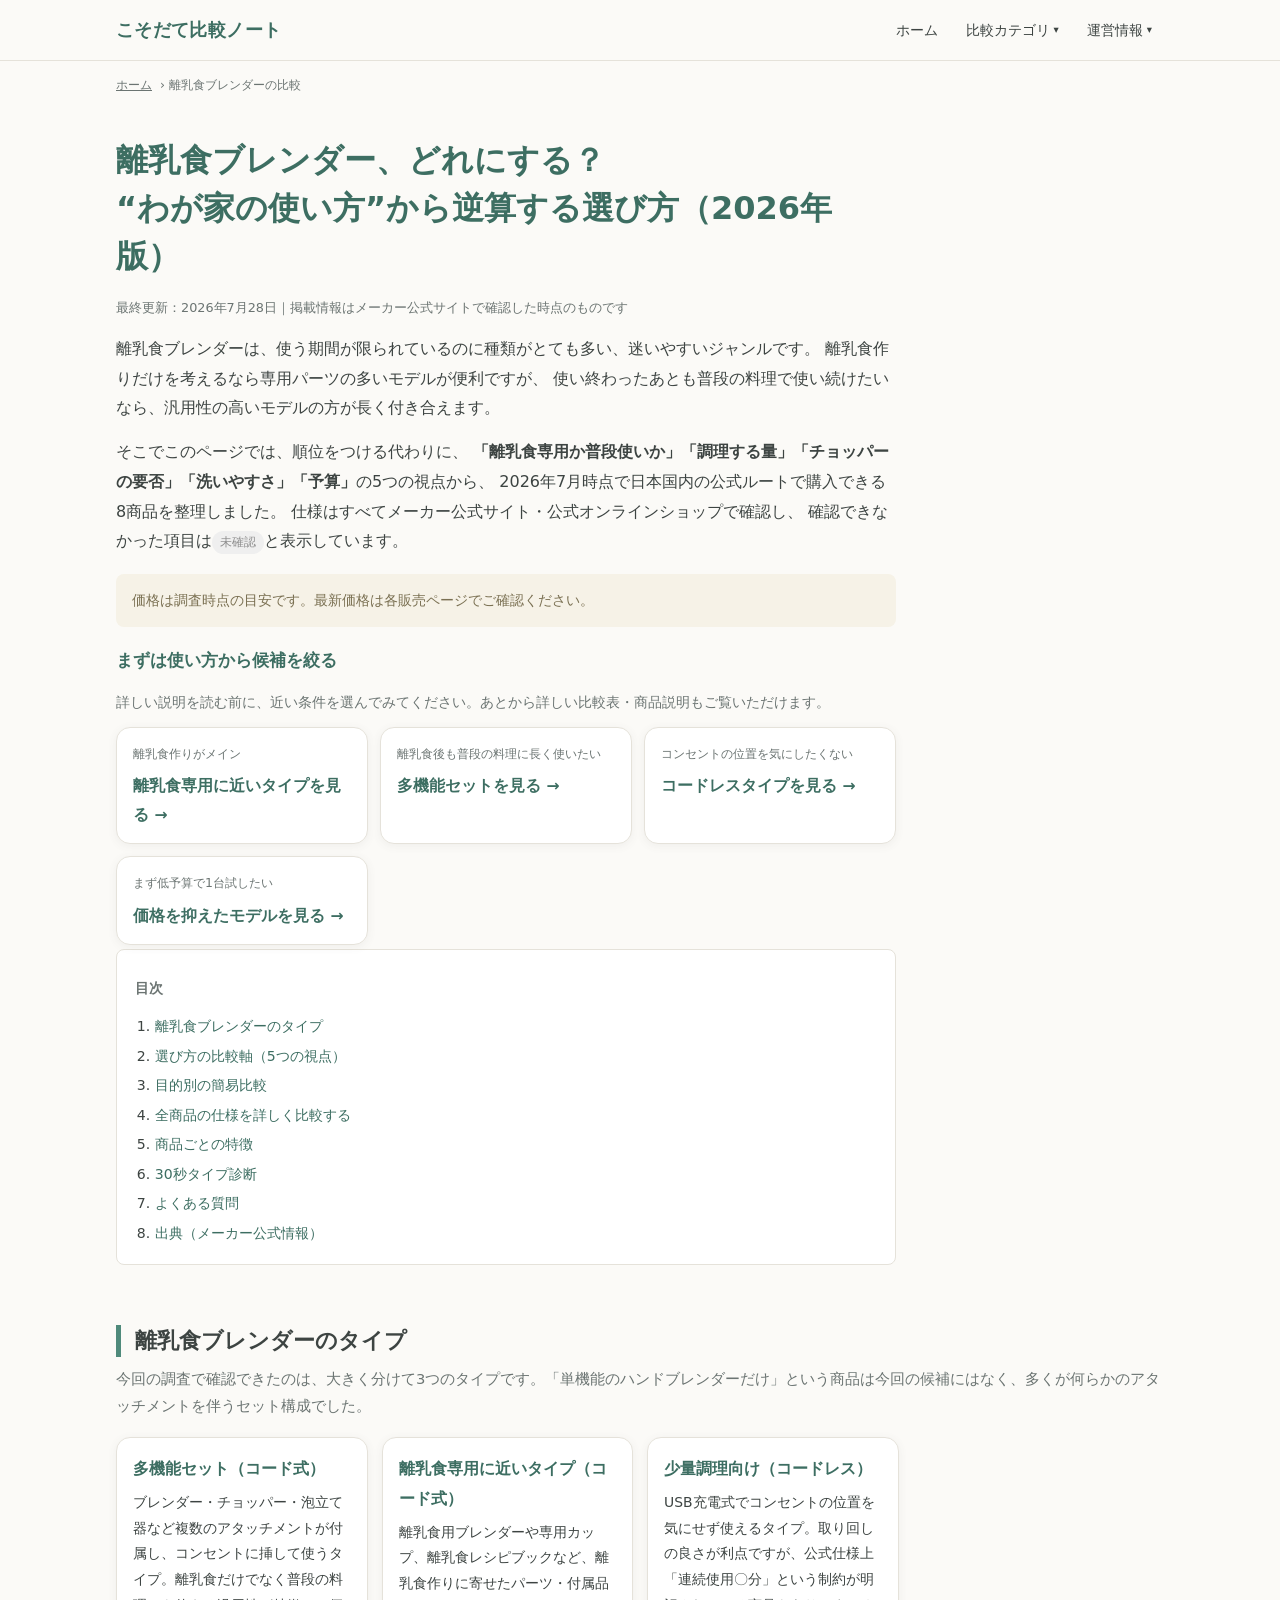
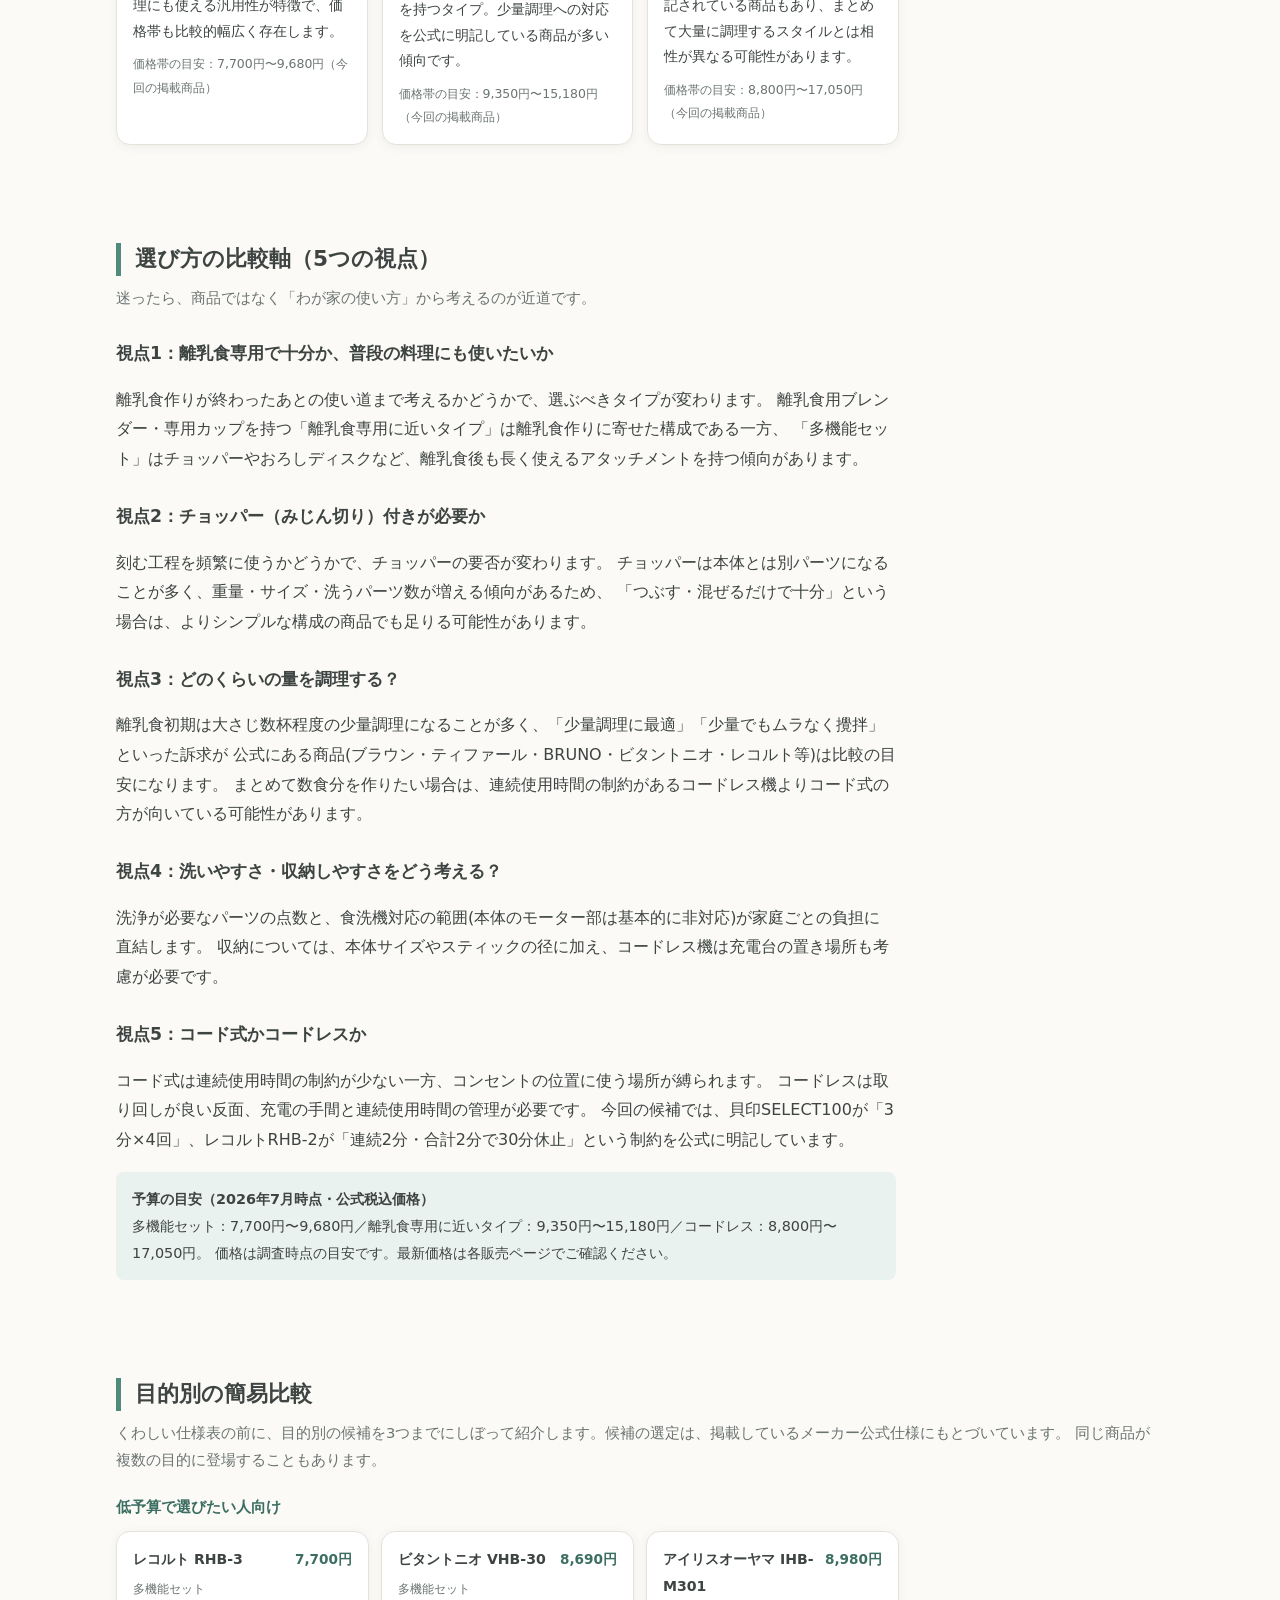
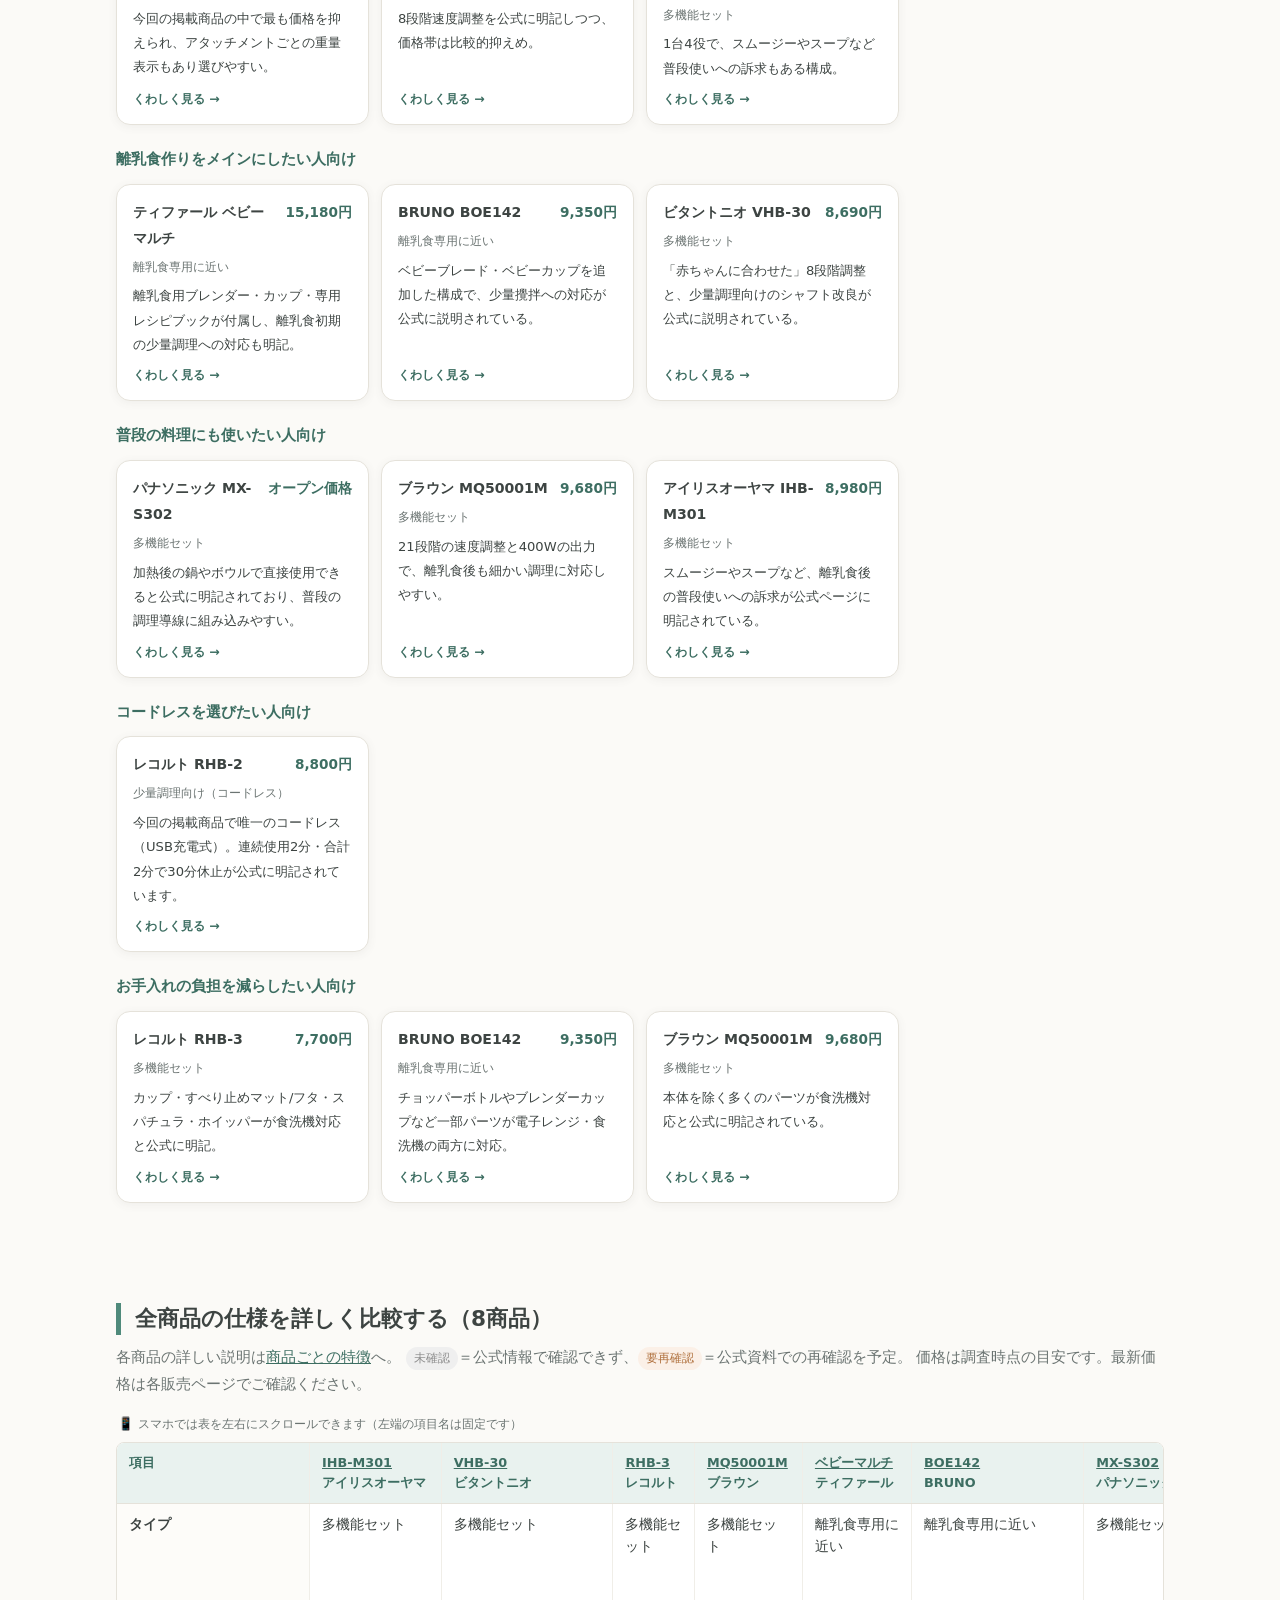
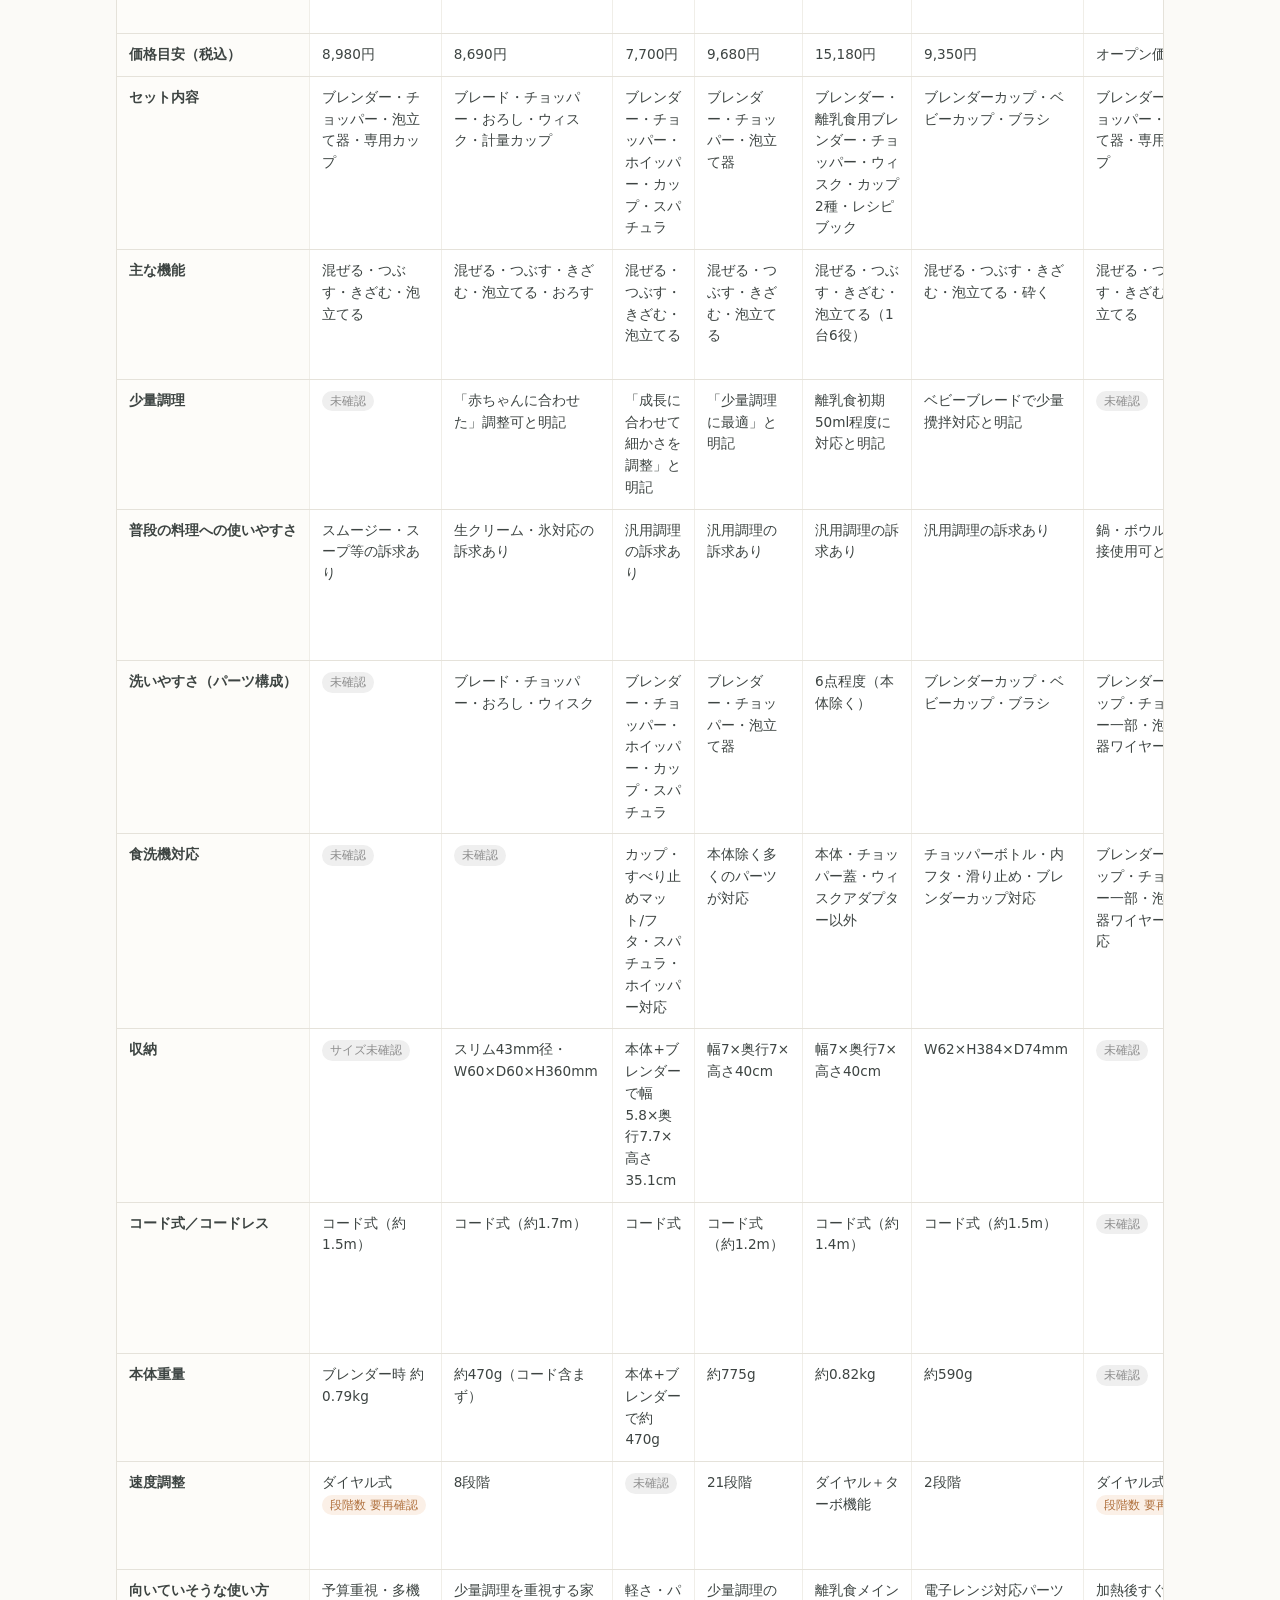
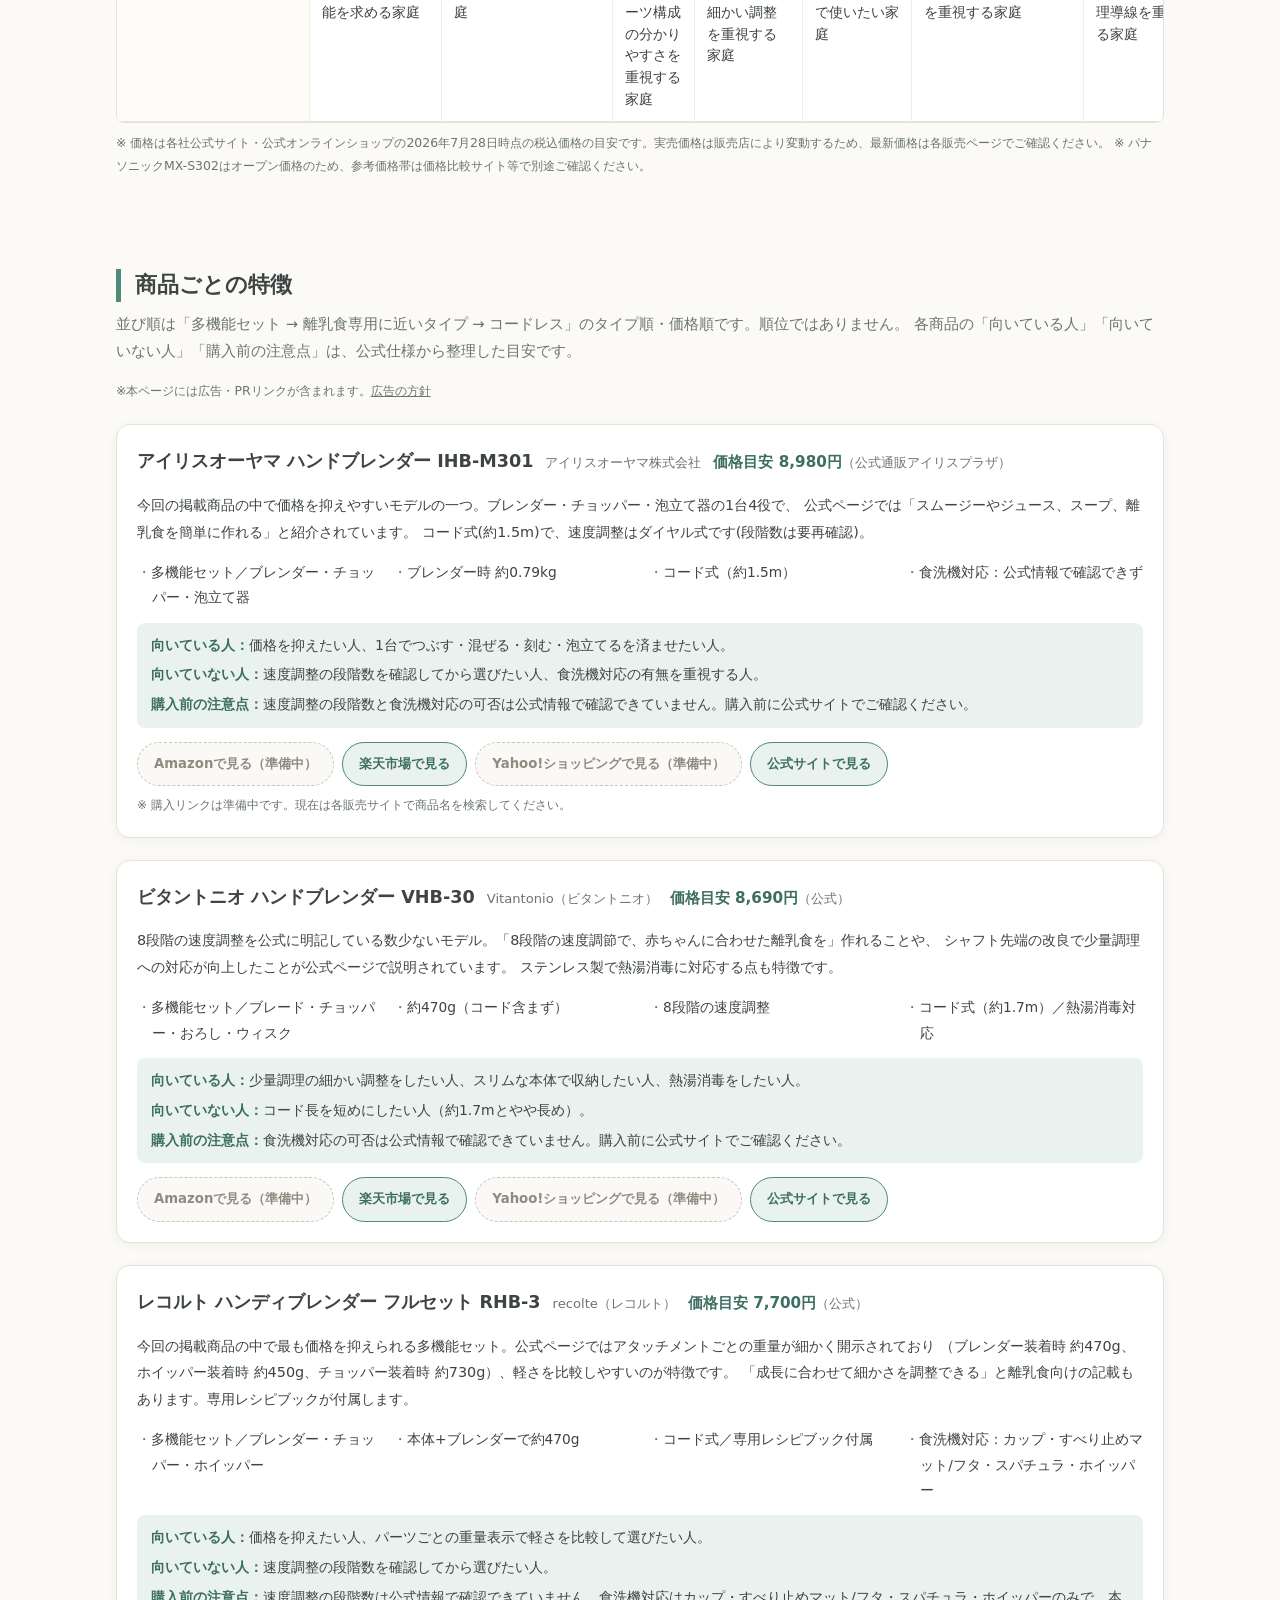
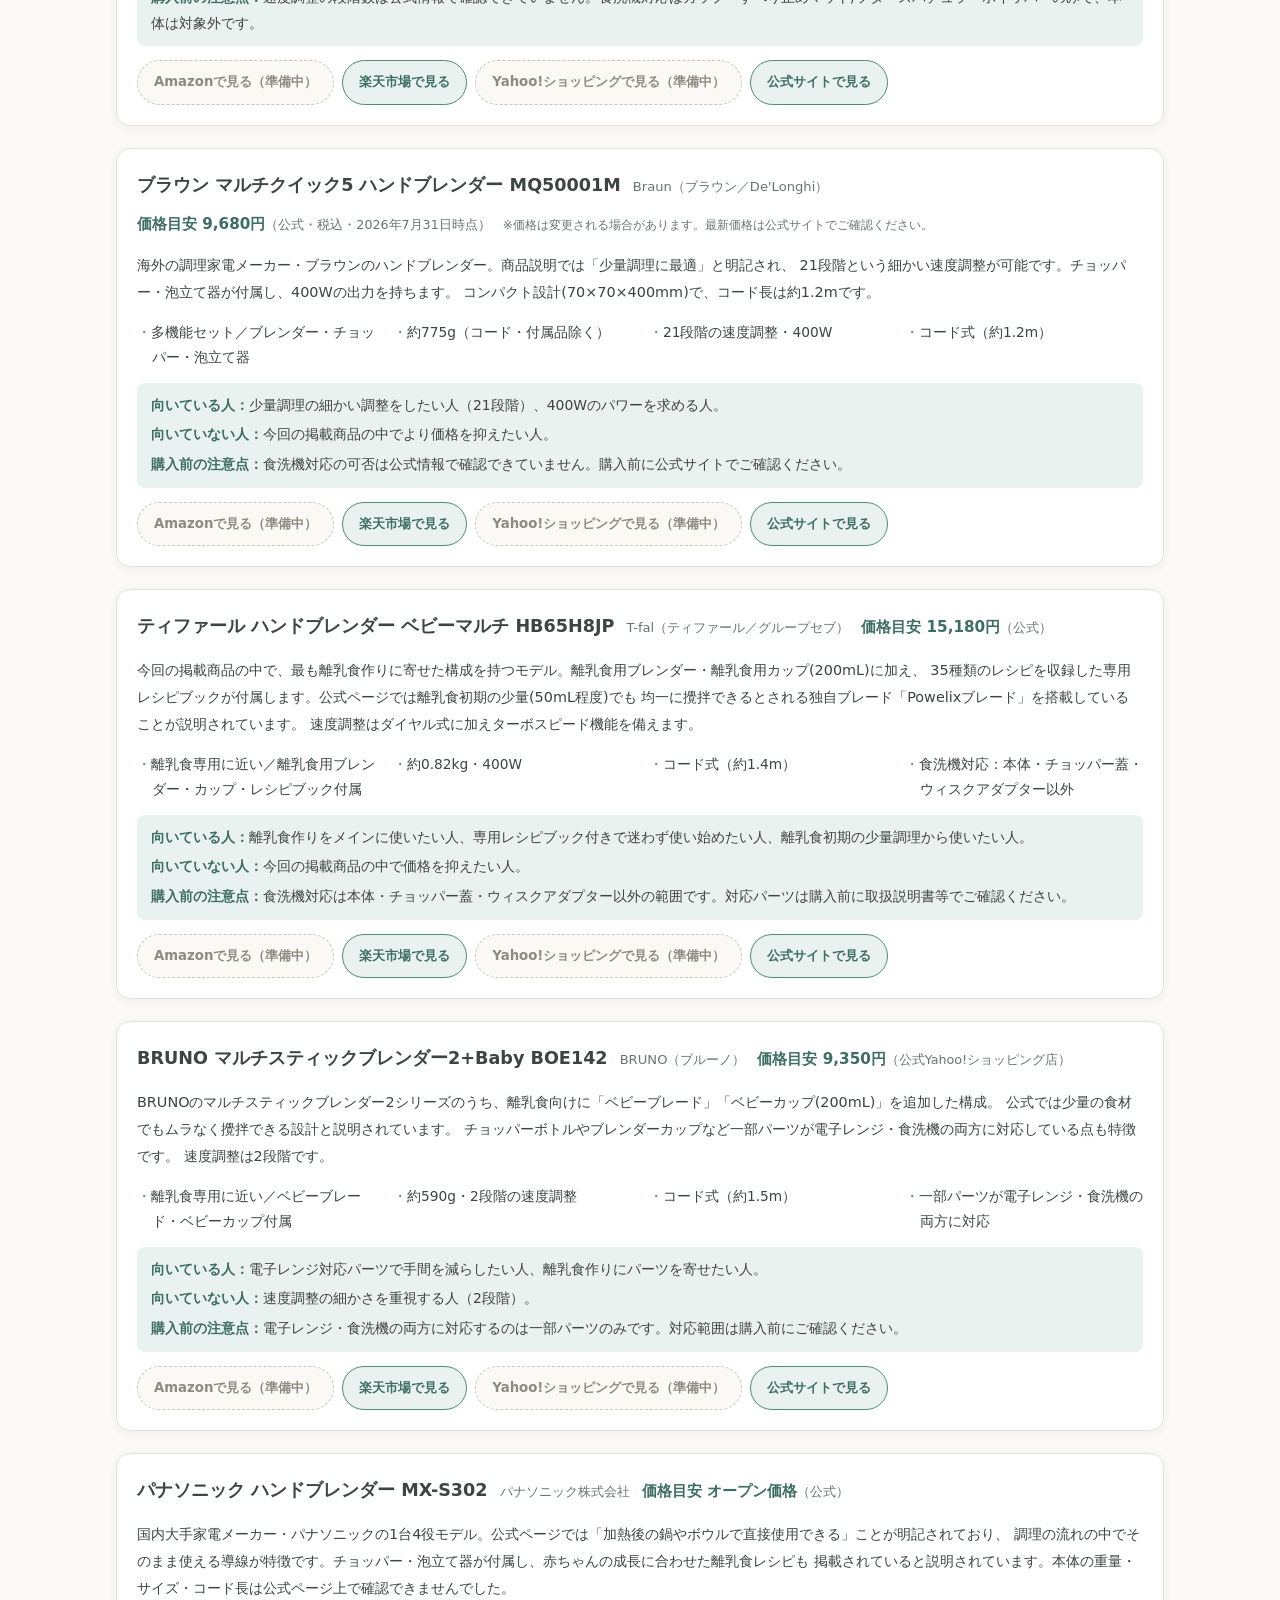
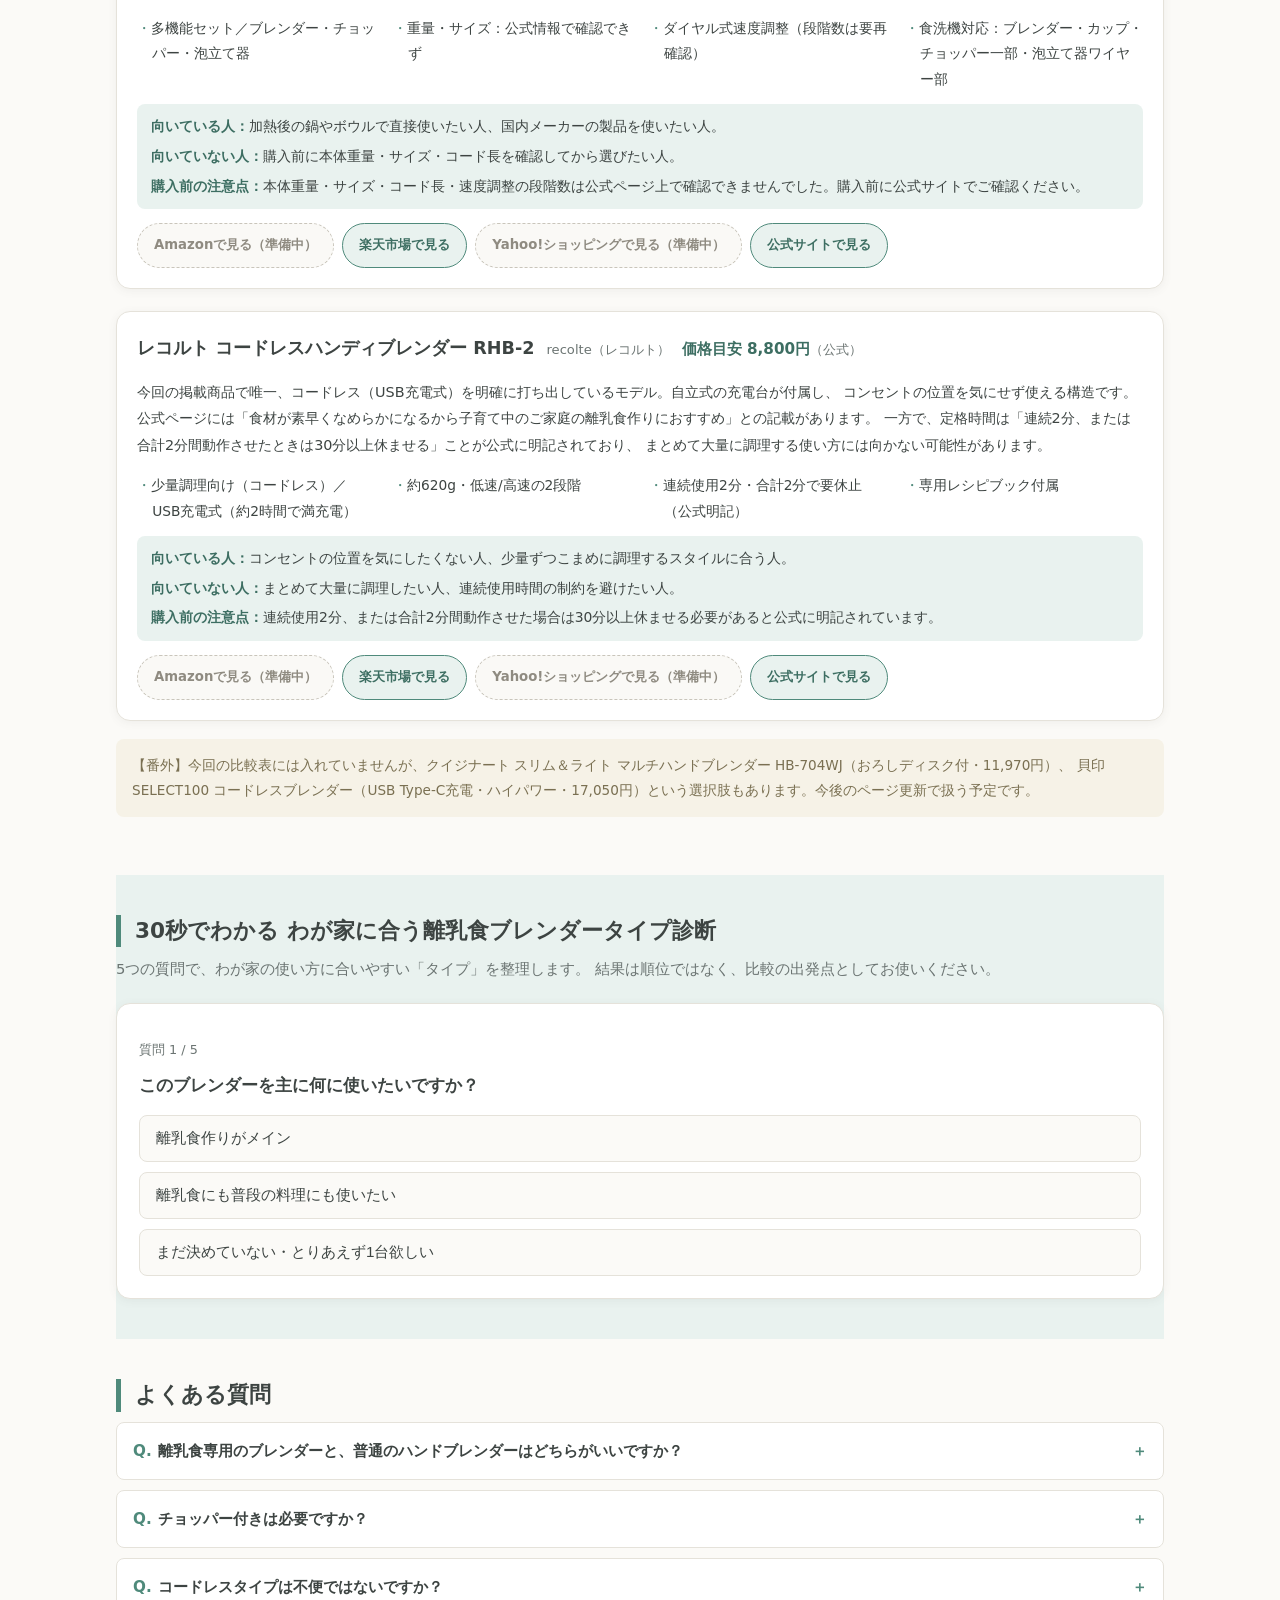
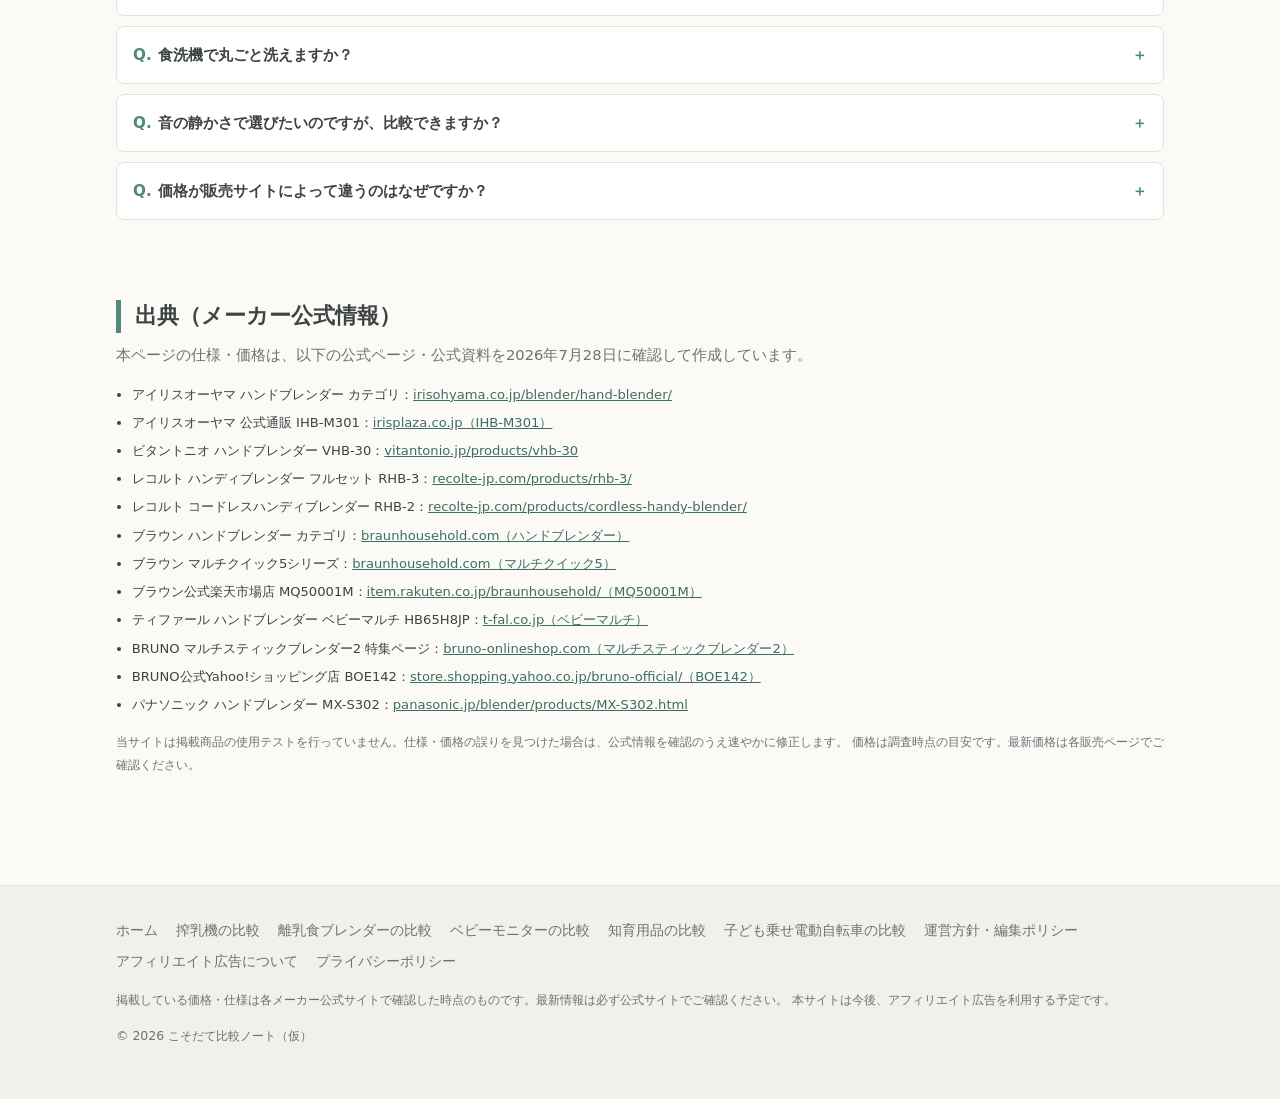
<file: public/blender.html>
<!DOCTYPE html>
<html lang="ja">
<head>
<meta charset="UTF-8">
<meta name="viewport" content="width=device-width, initial-scale=1">
<meta name="google-site-verification" content="jQ2ERk1EOT_RBc7FGGnkCHVybZwU9jA02yAc_kkbmw0" />
<!-- Google tag (gtag.js) -->
<script async src="https://www.googletagmanager.com/gtag/js?id=G-FZPYG6CCM2"></script>
<script>
  window.dataLayer = window.dataLayer || [];
  function gtag(){dataLayer.push(arguments);}
  gtag('js', new Date());
  gtag('config', 'G-FZPYG6CCM2');
</script>
<title>離乳食ブレンダー・ハンドブレンダーの選び方と比較（2026年版）｜こそだて比較ノート（仮）</title>
<meta name="description" content="離乳食専用に近いタイプから多機能セット、コードレスまで。離乳食ブレンダー8商品をメーカー公式情報にもとづいて整理し、使い方から選べる比較ページです。30秒のタイプ診断つき。">
<link rel="stylesheet" href="assets/css/style.css">
</head>
<body>

<header class="site-header">
  <div class="container header-inner">
    <a class="brand" href="index.html">
      <span class="brand-logo">こそだて比較ノート</span>
    </a>
    <button class="nav-toggle" aria-expanded="false" aria-controls="global-nav">メニュー ☰</button>
    <nav class="global-nav" id="global-nav" aria-label="サイト内メニュー">
      <ul>
        <li><a href="index.html">ホーム</a></li>
        <li class="nav-has-sub">
          <button class="nav-sub-toggle" aria-expanded="false">比較カテゴリ <span class="nav-caret" aria-hidden="true">▾</span></button>
          <ul class="nav-submenu">
            <li><a href="sakunyuki.html">搾乳機の比較</a></li>
            <li><a href="blender.html">離乳食ブレンダーの比較</a></li>
            <li><a href="babymonitor.html">ベビーモニターの比較</a></li>
            <li><a href="chiiku.html">知育用品の比較</a></li>
            <li><a href="kidsbike.html">子ども乗せ電動自転車の比較</a></li>
          </ul>
        </li>
        <li class="nav-has-sub">
          <button class="nav-sub-toggle" aria-expanded="false">運営情報 <span class="nav-caret" aria-hidden="true">▾</span></button>
          <ul class="nav-submenu">
            <li><a href="about.html">運営方針</a></li>
            <li><a href="ads-policy.html">広告について</a></li>
            <li><a href="privacy.html">プライバシー</a></li>
          </ul>
        </li>
      </ul>
    </nav>
  </div>
</header>

<main>
<div class="container">

  <nav class="breadcrumb" aria-label="パンくず">
    <ol>
      <li><a href="index.html">ホーム</a></li>
      <li>離乳食ブレンダーの比較</li>
    </ol>
  </nav>

  <!-- 導入 -->
  <section class="section" style="padding-bottom:20px;">
    <div class="article">
      <h1 class="hero-copy" style="font-size:clamp(1.4rem,4vw,2rem);">離乳食ブレンダー、どれにする？<br>“わが家の使い方”から逆算する選び方（2026年版）</h1>
      <p style="font-size:0.8rem;color:var(--c-ink-soft);">最終更新：2026年7月28日｜掲載情報はメーカー公式サイトで確認した時点のものです</p>

      <p>
        離乳食ブレンダーは、使う期間が限られているのに種類がとても多い、迷いやすいジャンルです。
        離乳食作りだけを考えるなら専用パーツの多いモデルが便利ですが、
        使い終わったあとも普段の料理で使い続けたいなら、汎用性の高いモデルの方が長く付き合えます。
      </p>
      <p>
        そこでこのページでは、順位をつける代わりに、
        <strong>「離乳食専用か普段使いか」「調理する量」「チョッパーの要否」「洗いやすさ」「予算」</strong>の5つの視点から、
        2026年7月時点で日本国内の公式ルートで購入できる8商品を整理しました。
        仕様はすべてメーカー公式サイト・公式オンラインショップで確認し、
        確認できなかった項目は<span class="chip-unverified">未確認</span>と表示しています。
      </p>
      <div class="note-box">
        価格は調査時点の目安です。最新価格は各販売ページでご確認ください。
      </div>

      <div class="quick-guide" id="quick-guide">
        <h2 class="quick-guide-heading">まずは使い方から候補を絞る</h2>
        <p class="quick-guide-lead">詳しい説明を読む前に、近い条件を選んでみてください。あとから詳しい比較表・商品説明もご覧いただけます。</p>
        <div class="quick-guide-grid">
          <a class="card quick-guide-item" href="#p-hb65h8jp">
            <span class="quick-guide-cond">離乳食作りがメイン</span>
            <span class="quick-guide-type">離乳食専用に近いタイプを見る →</span>
          </a>
          <a class="card quick-guide-item" href="#p-ihb-m301">
            <span class="quick-guide-cond">離乳食後も普段の料理に長く使いたい</span>
            <span class="quick-guide-type">多機能セットを見る →</span>
          </a>
          <a class="card quick-guide-item" href="#p-rhb-2">
            <span class="quick-guide-cond">コンセントの位置を気にしたくない</span>
            <span class="quick-guide-type">コードレスタイプを見る →</span>
          </a>
          <a class="card quick-guide-item" href="#p-rhb-3">
            <span class="quick-guide-cond">まず低予算で1台試したい</span>
            <span class="quick-guide-type">価格を抑えたモデルを見る →</span>
          </a>
        </div>
      </div>

      <nav class="toc" aria-label="目次">
        <p class="toc-title">目次</p>
        <ol>
          <li><a href="#types">離乳食ブレンダーのタイプ</a></li>
          <li><a href="#howto">選び方の比較軸（5つの視点）</a></li>
          <li><a href="#mini-compare">目的別の簡易比較</a></li>
          <li><a href="#table">全商品の仕様を詳しく比較する</a></li>
          <li><a href="#products">商品ごとの特徴</a></li>
          <li><a href="#quiz">30秒タイプ診断</a></li>
          <li><a href="#faq">よくある質問</a></li>
          <li><a href="#sources">出典（メーカー公式情報）</a></li>
        </ol>
      </nav>
    </div>
  </section>

  <!-- タイプ解説 -->
  <section class="section" id="types">
    <h2 class="section-title">離乳食ブレンダーのタイプ</h2>
    <p class="section-lead">今回の調査で確認できたのは、大きく分けて3つのタイプです。「単機能のハンドブレンダーだけ」という商品は今回の候補にはなく、多くが何らかのアタッチメントを伴うセット構成でした。</p>

    <div class="type-grid">
      <div class="card type-card">
        <h3>多機能セット（コード式）</h3>
        <p>ブレンダー・チョッパー・泡立て器など複数のアタッチメントが付属し、コンセントに挿して使うタイプ。離乳食だけでなく普段の料理にも使える汎用性が特徴で、価格帯も比較的幅広く存在します。</p>
        <span class="type-meta">価格帯の目安：7,700円〜9,680円（今回の掲載商品）</span>
      </div>
      <div class="card type-card">
        <h3>離乳食専用に近いタイプ（コード式）</h3>
        <p>離乳食用ブレンダーや専用カップ、離乳食レシピブックなど、離乳食作りに寄せたパーツ・付属品を持つタイプ。少量調理への対応を公式に明記している商品が多い傾向です。</p>
        <span class="type-meta">価格帯の目安：9,350円〜15,180円（今回の掲載商品）</span>
      </div>
      <div class="card type-card">
        <h3>少量調理向け（コードレス）</h3>
        <p>USB充電式でコンセントの位置を気にせず使えるタイプ。取り回しの良さが利点ですが、公式仕様上「連続使用〇分」という制約が明記されている商品もあり、まとめて大量に調理するスタイルとは相性が異なる可能性があります。</p>
        <span class="type-meta">価格帯の目安：8,800円〜17,050円（今回の掲載商品）</span>
      </div>
    </div>
  </section>

  <!-- 選び方の比較軸 -->
  <section class="section" id="howto">
    <h2 class="section-title">選び方の比較軸（5つの視点）</h2>
    <p class="section-lead">迷ったら、商品ではなく「わが家の使い方」から考えるのが近道です。</p>

    <div class="article">
      <h3>視点1：離乳食専用で十分か、普段の料理にも使いたいか</h3>
      <p>
        離乳食作りが終わったあとの使い道まで考えるかどうかで、選ぶべきタイプが変わります。
        離乳食用ブレンダー・専用カップを持つ「離乳食専用に近いタイプ」は離乳食作りに寄せた構成である一方、
        「多機能セット」はチョッパーやおろしディスクなど、離乳食後も長く使えるアタッチメントを持つ傾向があります。
      </p>

      <h3>視点2：チョッパー（みじん切り）付きが必要か</h3>
      <p>
        刻む工程を頻繁に使うかどうかで、チョッパーの要否が変わります。
        チョッパーは本体とは別パーツになることが多く、重量・サイズ・洗うパーツ数が増える傾向があるため、
        「つぶす・混ぜるだけで十分」という場合は、よりシンプルな構成の商品でも足りる可能性があります。
      </p>

      <h3>視点3：どのくらいの量を調理する？</h3>
      <p>
        離乳食初期は大さじ数杯程度の少量調理になることが多く、「少量調理に最適」「少量でもムラなく攪拌」といった訴求が
        公式にある商品(ブラウン・ティファール・BRUNO・ビタントニオ・レコルト等)は比較の目安になります。
        まとめて数食分を作りたい場合は、連続使用時間の制約があるコードレス機よりコード式の方が向いている可能性があります。
      </p>

      <h3>視点4：洗いやすさ・収納しやすさをどう考える？</h3>
      <p>
        洗浄が必要なパーツの点数と、食洗機対応の範囲(本体のモーター部は基本的に非対応)が家庭ごとの負担に直結します。
        収納については、本体サイズやスティックの径に加え、コードレス機は充電台の置き場所も考慮が必要です。
      </p>

      <h3>視点5：コード式かコードレスか</h3>
      <p>
        コード式は連続使用時間の制約が少ない一方、コンセントの位置に使う場所が縛られます。
        コードレスは取り回しが良い反面、充電の手間と連続使用時間の管理が必要です。
        今回の候補では、貝印SELECT100が「3分×4回」、レコルトRHB-2が「連続2分・合計2分で30分休止」という制約を公式に明記しています。
      </p>

      <div class="info-box">
        <strong>予算の目安（2026年7月時点・公式税込価格）</strong><br>
        多機能セット：7,700円〜9,680円／離乳食専用に近いタイプ：9,350円〜15,180円／コードレス：8,800円〜17,050円。
        価格は調査時点の目安です。最新価格は各販売ページでご確認ください。
      </div>
    </div>
  </section>

  <!-- 目的別の簡易比較 -->
  <section class="section" id="mini-compare">
    <h2 class="section-title">目的別の簡易比較</h2>
    <p class="section-lead">
      くわしい仕様表の前に、目的別の候補を3つまでにしぼって紹介します。候補の選定は、掲載しているメーカー公式仕様にもとづいています。
      同じ商品が複数の目的に登場することもあります。
    </p>

    <div class="mini-compare-group">
      <h3 class="mini-compare-heading">低予算で選びたい人向け</h3>
      <div class="mini-compare-cards">
        <a class="card mini-compare-card" href="#p-rhb-3">
          <div class="mini-compare-top">
            <span class="mini-compare-name">レコルト RHB-3</span>
            <span class="mini-compare-price">7,700円</span>
          </div>
          <span class="mini-compare-type">多機能セット</span>
          <p class="mini-compare-reason">今回の掲載商品の中で最も価格を抑えられ、アタッチメントごとの重量表示もあり選びやすい。</p>
          <span class="mini-compare-link">くわしく見る →</span>
        </a>
        <a class="card mini-compare-card" href="#p-vhb-30">
          <div class="mini-compare-top">
            <span class="mini-compare-name">ビタントニオ VHB-30</span>
            <span class="mini-compare-price">8,690円</span>
          </div>
          <span class="mini-compare-type">多機能セット</span>
          <p class="mini-compare-reason">8段階速度調整を公式に明記しつつ、価格帯は比較的抑えめ。</p>
          <span class="mini-compare-link">くわしく見る →</span>
        </a>
        <a class="card mini-compare-card" href="#p-ihb-m301">
          <div class="mini-compare-top">
            <span class="mini-compare-name">アイリスオーヤマ IHB-M301</span>
            <span class="mini-compare-price">8,980円</span>
          </div>
          <span class="mini-compare-type">多機能セット</span>
          <p class="mini-compare-reason">1台4役で、スムージーやスープなど普段使いへの訴求もある構成。</p>
          <span class="mini-compare-link">くわしく見る →</span>
        </a>
      </div>
    </div>

    <div class="mini-compare-group">
      <h3 class="mini-compare-heading">離乳食作りをメインにしたい人向け</h3>
      <div class="mini-compare-cards">
        <a class="card mini-compare-card" href="#p-hb65h8jp">
          <div class="mini-compare-top">
            <span class="mini-compare-name">ティファール ベビーマルチ</span>
            <span class="mini-compare-price">15,180円</span>
          </div>
          <span class="mini-compare-type">離乳食専用に近い</span>
          <p class="mini-compare-reason">離乳食用ブレンダー・カップ・専用レシピブックが付属し、離乳食初期の少量調理への対応も明記。</p>
          <span class="mini-compare-link">くわしく見る →</span>
        </a>
        <a class="card mini-compare-card" href="#p-boe142">
          <div class="mini-compare-top">
            <span class="mini-compare-name">BRUNO BOE142</span>
            <span class="mini-compare-price">9,350円</span>
          </div>
          <span class="mini-compare-type">離乳食専用に近い</span>
          <p class="mini-compare-reason">ベビーブレード・ベビーカップを追加した構成で、少量攪拌への対応が公式に説明されている。</p>
          <span class="mini-compare-link">くわしく見る →</span>
        </a>
        <a class="card mini-compare-card" href="#p-vhb-30">
          <div class="mini-compare-top">
            <span class="mini-compare-name">ビタントニオ VHB-30</span>
            <span class="mini-compare-price">8,690円</span>
          </div>
          <span class="mini-compare-type">多機能セット</span>
          <p class="mini-compare-reason">「赤ちゃんに合わせた」8段階調整と、少量調理向けのシャフト改良が公式に説明されている。</p>
          <span class="mini-compare-link">くわしく見る →</span>
        </a>
      </div>
    </div>

    <div class="mini-compare-group">
      <h3 class="mini-compare-heading">普段の料理にも使いたい人向け</h3>
      <div class="mini-compare-cards">
        <a class="card mini-compare-card" href="#p-mxs302">
          <div class="mini-compare-top">
            <span class="mini-compare-name">パナソニック MX-S302</span>
            <span class="mini-compare-price">オープン価格</span>
          </div>
          <span class="mini-compare-type">多機能セット</span>
          <p class="mini-compare-reason">加熱後の鍋やボウルで直接使用できると公式に明記されており、普段の調理導線に組み込みやすい。</p>
          <span class="mini-compare-link">くわしく見る →</span>
        </a>
        <a class="card mini-compare-card" href="#p-mq50001m">
          <div class="mini-compare-top">
            <span class="mini-compare-name">ブラウン MQ50001M</span>
            <span class="mini-compare-price">9,680円</span>
          </div>
          <span class="mini-compare-type">多機能セット</span>
          <p class="mini-compare-reason">21段階の速度調整と400Wの出力で、離乳食後も細かい調理に対応しやすい。</p>
          <span class="mini-compare-link">くわしく見る →</span>
        </a>
        <a class="card mini-compare-card" href="#p-ihb-m301">
          <div class="mini-compare-top">
            <span class="mini-compare-name">アイリスオーヤマ IHB-M301</span>
            <span class="mini-compare-price">8,980円</span>
          </div>
          <span class="mini-compare-type">多機能セット</span>
          <p class="mini-compare-reason">スムージーやスープなど、離乳食後の普段使いへの訴求が公式ページに明記されている。</p>
          <span class="mini-compare-link">くわしく見る →</span>
        </a>
      </div>
    </div>

    <div class="mini-compare-group">
      <h3 class="mini-compare-heading">コードレスを選びたい人向け</h3>
      <div class="mini-compare-cards">
        <a class="card mini-compare-card" href="#p-rhb-2">
          <div class="mini-compare-top">
            <span class="mini-compare-name">レコルト RHB-2</span>
            <span class="mini-compare-price">8,800円</span>
          </div>
          <span class="mini-compare-type">少量調理向け（コードレス）</span>
          <p class="mini-compare-reason">今回の掲載商品で唯一のコードレス（USB充電式）。連続使用2分・合計2分で30分休止が公式に明記されています。</p>
          <span class="mini-compare-link">くわしく見る →</span>
        </a>
      </div>
    </div>

    <div class="mini-compare-group">
      <h3 class="mini-compare-heading">お手入れの負担を減らしたい人向け</h3>
      <div class="mini-compare-cards">
        <a class="card mini-compare-card" href="#p-rhb-3">
          <div class="mini-compare-top">
            <span class="mini-compare-name">レコルト RHB-3</span>
            <span class="mini-compare-price">7,700円</span>
          </div>
          <span class="mini-compare-type">多機能セット</span>
          <p class="mini-compare-reason">カップ・すべり止めマット/フタ・スパチュラ・ホイッパーが食洗機対応と公式に明記。</p>
          <span class="mini-compare-link">くわしく見る →</span>
        </a>
        <a class="card mini-compare-card" href="#p-boe142">
          <div class="mini-compare-top">
            <span class="mini-compare-name">BRUNO BOE142</span>
            <span class="mini-compare-price">9,350円</span>
          </div>
          <span class="mini-compare-type">離乳食専用に近い</span>
          <p class="mini-compare-reason">チョッパーボトルやブレンダーカップなど一部パーツが電子レンジ・食洗機の両方に対応。</p>
          <span class="mini-compare-link">くわしく見る →</span>
        </a>
        <a class="card mini-compare-card" href="#p-mq50001m">
          <div class="mini-compare-top">
            <span class="mini-compare-name">ブラウン MQ50001M</span>
            <span class="mini-compare-price">9,680円</span>
          </div>
          <span class="mini-compare-type">多機能セット</span>
          <p class="mini-compare-reason">本体を除く多くのパーツが食洗機対応と公式に明記されている。</p>
          <span class="mini-compare-link">くわしく見る →</span>
        </a>
      </div>
    </div>
  </section>

  <!-- 比較表 -->
  <section class="section" id="table">
    <h2 class="section-title">全商品の仕様を詳しく比較する（8商品）</h2>
    <p class="section-lead">
      各商品の詳しい説明は<a href="#products">商品ごとの特徴</a>へ。
      <span class="chip-unverified">未確認</span>＝公式情報で確認できず、<span class="chip-recheck">要再確認</span>＝公式資料での再確認を予定。
      価格は調査時点の目安です。最新価格は各販売ページでご確認ください。
    </p>
    <p class="table-scroll-hint">📱 スマホでは表を左右にスクロールできます（左端の項目名は固定です）</p>

    <div class="table-scroll" tabindex="0" role="region" aria-label="離乳食ブレンダー8商品の比較表">
      <table class="compare-table">
        <thead>
          <tr>
            <th class="row-label">項目</th>
            <th><a href="#p-ihb-m301">IHB-M301</a><br>アイリスオーヤマ</th>
            <th><a href="#p-vhb-30">VHB-30</a><br>ビタントニオ</th>
            <th><a href="#p-rhb-3">RHB-3</a><br>レコルト</th>
            <th><a href="#p-mq50001m">MQ50001M</a><br>ブラウン</th>
            <th><a href="#p-hb65h8jp">ベビーマルチ</a><br>ティファール</th>
            <th><a href="#p-boe142">BOE142</a><br>BRUNO</th>
            <th><a href="#p-mxs302">MX-S302</a><br>パナソニック</th>
            <th><a href="#p-rhb-2">RHB-2</a><br>レコルト</th>
          </tr>
        </thead>
        <tbody>
          <tr>
            <th class="row-label">タイプ</th>
            <td>多機能セット</td><td>多機能セット</td><td>多機能セット</td>
            <td>多機能セット</td>
            <td>離乳食専用に近い</td><td>離乳食専用に近い</td>
            <td>多機能セット</td>
            <td>少量調理向け（コードレス）</td>
          </tr>
          <tr>
            <th class="row-label">価格目安（税込）</th>
            <td>8,980円</td><td>8,690円</td><td>7,700円</td><td>9,680円</td>
            <td>15,180円</td><td>9,350円</td><td>オープン価格</td><td>8,800円</td>
          </tr>
          <tr>
            <th class="row-label">セット内容</th>
            <td>ブレンダー・チョッパー・泡立て器・専用カップ</td>
            <td>ブレード・チョッパー・おろし・ウィスク・計量カップ</td>
            <td>ブレンダー・チョッパー・ホイッパー・カップ・スパチュラ</td>
            <td>ブレンダー・チョッパー・泡立て器</td>
            <td>ブレンダー・離乳食用ブレンダー・チョッパー・ウィスク・カップ2種・レシピブック</td>
            <td>ブレンダーカップ・ベビーカップ・ブラシ</td>
            <td>ブレンダー・チョッパー・泡立て器・専用カップ</td>
            <td>ブレンダー・カップ・充電台・レシピブック</td>
          </tr>
          <tr>
            <th class="row-label">主な機能</th>
            <td>混ぜる・つぶす・きざむ・泡立てる</td>
            <td>混ぜる・つぶす・きざむ・泡立てる・おろす</td>
            <td>混ぜる・つぶす・きざむ・泡立てる</td>
            <td>混ぜる・つぶす・きざむ・泡立てる</td>
            <td>混ぜる・つぶす・きざむ・泡立てる（1台6役）</td>
            <td>混ぜる・つぶす・きざむ・泡立てる・砕く</td>
            <td>混ぜる・つぶす・きざむ・泡立てる</td>
            <td>混ぜる・つぶす（1台2役中心）</td>
          </tr>
          <tr>
            <th class="row-label">少量調理</th>
            <td><span class="chip-unverified">未確認</span></td>
            <td>「赤ちゃんに合わせた」調整可と明記</td>
            <td>「成長に合わせて細かさを調整」と明記</td>
            <td>「少量調理に最適」と明記</td>
            <td>離乳食初期50ml程度に対応と明記</td>
            <td>ベビーブレードで少量攪拌対応と明記</td>
            <td><span class="chip-unverified">未確認</span></td>
            <td>「離乳食作りにおすすめ」と明記</td>
          </tr>
          <tr>
            <th class="row-label">普段の料理への使いやすさ</th>
            <td>スムージー・スープ等の訴求あり</td>
            <td>生クリーム・氷対応の訴求あり</td>
            <td>汎用調理の訴求あり</td>
            <td>汎用調理の訴求あり</td>
            <td>汎用調理の訴求あり</td>
            <td>汎用調理の訴求あり</td>
            <td>鍋・ボウルで直接使用可と明記</td>
            <td>汎用調理の訴求あり（連続使用に制約）</td>
          </tr>
          <tr>
            <th class="row-label">洗いやすさ（パーツ構成）</th>
            <td><span class="chip-unverified">未確認</span></td>
            <td>ブレード・チョッパー・おろし・ウィスク</td>
            <td>ブレンダー・チョッパー・ホイッパー・カップ・スパチュラ</td>
            <td>ブレンダー・チョッパー・泡立て器</td>
            <td>6点程度（本体除く）</td>
            <td>ブレンダーカップ・ベビーカップ・ブラシ</td>
            <td>ブレンダー・カップ・チョッパー一部・泡立て器ワイヤー部</td>
            <td>ブレンダー・カップ・フタ</td>
          </tr>
          <tr>
            <th class="row-label">食洗機対応</th>
            <td><span class="chip-unverified">未確認</span></td>
            <td><span class="chip-unverified">未確認</span></td>
            <td>カップ・すべり止めマット/フタ・スパチュラ・ホイッパー対応</td>
            <td>本体除く多くのパーツが対応</td>
            <td>本体・チョッパー蓋・ウィスクアダプター以外</td>
            <td>チョッパーボトル・内フタ・滑り止め・ブレンダーカップ対応</td>
            <td>ブレンダー・カップ・チョッパー一部・泡立て器ワイヤー部対応</td>
            <td><span class="chip-unverified">未確認</span></td>
          </tr>
          <tr>
            <th class="row-label">収納</th>
            <td><span class="chip-unverified">サイズ未確認</span></td>
            <td>スリム43mm径・W60×D60×H360mm</td>
            <td>本体+ブレンダーで幅5.8×奥行7.7×高さ35.1cm</td>
            <td>幅7×奥行7×高さ40cm</td>
            <td>幅7×奥行7×高さ40cm</td>
            <td>W62×H384×D74mm</td>
            <td><span class="chip-unverified">未確認</span></td>
            <td>幅6.5×奥行6.5×高さ38.0cm＋充電台</td>
          </tr>
          <tr>
            <th class="row-label">コード式／コードレス</th>
            <td>コード式（約1.5m）</td>
            <td>コード式（約1.7m）</td>
            <td>コード式</td>
            <td>コード式（約1.2m）</td>
            <td>コード式（約1.4m）</td>
            <td>コード式（約1.5m）</td>
            <td><span class="chip-unverified">未確認</span></td>
            <td>コードレス（USB充電・約2時間）</td>
          </tr>
          <tr>
            <th class="row-label">本体重量</th>
            <td>ブレンダー時 約0.79kg</td>
            <td>約470g（コード含まず）</td>
            <td>本体+ブレンダーで約470g</td>
            <td>約775g</td>
            <td>約0.82kg</td>
            <td>約590g</td>
            <td><span class="chip-unverified">未確認</span></td>
            <td>約620g</td>
          </tr>
          <tr>
            <th class="row-label">速度調整</th>
            <td>ダイヤル式 <span class="chip-recheck">段階数 要再確認</span></td>
            <td>8段階</td>
            <td><span class="chip-unverified">未確認</span></td>
            <td>21段階</td>
            <td>ダイヤル＋ターボ機能</td>
            <td>2段階</td>
            <td>ダイヤル式 <span class="chip-recheck">段階数 要再確認</span></td>
            <td>2段階（低速・高速）</td>
          </tr>
          <tr>
            <th class="row-label">向いていそうな使い方</th>
            <td>予算重視・多機能を求める家庭</td>
            <td>少量調理を重視する家庭</td>
            <td>軽さ・パーツ構成の分かりやすさを重視する家庭</td>
            <td>少量調理の細かい調整を重視する家庭</td>
            <td>離乳食メインで使いたい家庭</td>
            <td>電子レンジ対応パーツを重視する家庭</td>
            <td>加熱後すぐの調理導線を重視する家庭</td>
            <td>コンセント位置を気にしたくない家庭</td>
          </tr>
        </tbody>
      </table>
    </div>
    <p style="font-size:0.78rem;color:var(--c-ink-soft);margin-top:8px;">
      ※ 価格は各社公式サイト・公式オンラインショップの2026年7月28日時点の税込価格の目安です。実売価格は販売店により変動するため、最新価格は各販売ページでご確認ください。
      ※ パナソニックMX-S302はオープン価格のため、参考価格帯は価格比較サイト等で別途ご確認ください。
    </p>
  </section>

  <!-- 商品ごとの特徴 -->
  <section class="section" id="products">
    <h2 class="section-title">商品ごとの特徴</h2>
    <p class="section-lead">
      並び順は「多機能セット → 離乳食専用に近いタイプ → コードレス」のタイプ順・価格順です。順位ではありません。
      各商品の「向いている人」「向いていない人」「購入前の注意点」は、公式仕様から整理した目安です。
    </p>
    <p class="pr-note-inline">※本ページには広告・PRリンクが含まれます。<a href="ads-policy.html">広告の方針</a></p>

    <!-- 多機能セット -->
    <article class="card product-card" id="p-ihb-m301">
      <div class="product-head">
        <h3>アイリスオーヤマ ハンドブレンダー IHB-M301</h3>
        <span class="product-maker">アイリスオーヤマ株式会社</span>
        <span class="product-price">価格目安 8,980円<small>（公式通販アイリスプラザ）</small></span>
      </div>
      <p style="font-size:0.9rem;">
        今回の掲載商品の中で価格を抑えやすいモデルの一つ。ブレンダー・チョッパー・泡立て器の1台4役で、
        公式ページでは「スムージーやジュース、スープ、離乳食を簡単に作れる」と紹介されています。
        コード式(約1.5m)で、速度調整はダイヤル式です(段階数は要再確認)。
      </p>
      <ul class="spec-list">
        <li>多機能セット／ブレンダー・チョッパー・泡立て器</li>
        <li>ブレンダー時 約0.79kg</li>
        <li>コード式（約1.5m）</li>
        <li>食洗機対応：公式情報で確認できず</li>
      </ul>
      <div class="fit-box">
        <p><strong>向いている人：</strong>価格を抑えたい人、1台でつぶす・混ぜる・刻む・泡立てるを済ませたい人。</p>
        <p><strong>向いていない人：</strong>速度調整の段階数を確認してから選びたい人、食洗機対応の有無を重視する人。</p>
        <p><strong>購入前の注意点：</strong>速度調整の段階数と食洗機対応の可否は公式情報で確認できていません。購入前に公式サイトでご確認ください。</p>
      </div>
      <div class="shoplinks">
        <!-- TODO: アフィリエイトリンク設置箇所（Amazonアソシエイト） -->
        <span class="shoplink">Amazonで見る（準備中）</span>
        <!-- TODO: アフィリエイトリンク設置箇所（楽天アフィリエイト） -->
        <a class="shoplink is-live" href="https://hb.afl.rakuten.co.jp/ichiba/563da89c.870eaf71.563da89d.e51639c8/?pc=https%3A%2F%2Fitem.rakuten.co.jp%2Firisplaza-r%2F106192%2F&amp;link_type=hybrid_url&amp;ut=[base64]" target="_blank" rel="sponsored noopener">楽天市場で見る</a>
        <!-- TODO: アフィリエイトリンク設置箇所（Yahoo!ショッピング） -->
        <span class="shoplink">Yahoo!ショッピングで見る（準備中）</span>
        <a class="shoplink is-live" href="https://www.irisplaza.co.jp/index.php?KB=SHOSAI&SID=106192F" target="_blank" rel="noopener">公式サイトで見る</a>
        <span class="shoplink-note">※ 購入リンクは準備中です。現在は各販売サイトで商品名を検索してください。</span>
      </div>
    </article>

    <article class="card product-card" id="p-vhb-30">
      <div class="product-head">
        <h3>ビタントニオ ハンドブレンダー VHB-30</h3>
        <span class="product-maker">Vitantonio（ビタントニオ）</span>
        <span class="product-price">価格目安 8,690円<small>（公式）</small></span>
      </div>
      <p style="font-size:0.9rem;">
        8段階の速度調整を公式に明記している数少ないモデル。「8段階の速度調節で、赤ちゃんに合わせた離乳食を」作れることや、
        シャフト先端の改良で少量調理への対応が向上したことが公式ページで説明されています。
        ステンレス製で熱湯消毒に対応する点も特徴です。
      </p>
      <ul class="spec-list">
        <li>多機能セット／ブレード・チョッパー・おろし・ウィスク</li>
        <li>約470g（コード含まず）</li>
        <li>8段階の速度調整</li>
        <li>コード式（約1.7m）／熱湯消毒対応</li>
      </ul>
      <div class="fit-box">
        <p><strong>向いている人：</strong>少量調理の細かい調整をしたい人、スリムな本体で収納したい人、熱湯消毒をしたい人。</p>
        <p><strong>向いていない人：</strong>コード長を短めにしたい人（約1.7mとやや長め）。</p>
        <p><strong>購入前の注意点：</strong>食洗機対応の可否は公式情報で確認できていません。購入前に公式サイトでご確認ください。</p>
      </div>
      <div class="shoplinks">
        <!-- TODO: アフィリエイトリンク設置箇所 -->
        <span class="shoplink">Amazonで見る（準備中）</span>
        <a class="shoplink is-live" href="https://hb.afl.rakuten.co.jp/ichiba/563dad9a.935dd50e.563dad9b.21dbfa7a/?pc=https%3A%2F%2Fitem.rakuten.co.jp%2Fr-kojima%2F4968291315387%2F&amp;link_type=hybrid_url&amp;ut=[base64]" target="_blank" rel="sponsored noopener">楽天市場で見る</a>
        <!-- TODO: アフィリエイトリンク設置箇所（Yahoo!ショッピング） -->
        <span class="shoplink">Yahoo!ショッピングで見る（準備中）</span>
        <a class="shoplink is-live" href="https://vitantonio.jp/products/vhb-30" target="_blank" rel="noopener">公式サイトで見る</a>
      </div>
    </article>

    <article class="card product-card" id="p-rhb-3">
      <div class="product-head">
        <h3>レコルト ハンディブレンダー フルセット RHB-3</h3>
        <span class="product-maker">recolte（レコルト）</span>
        <span class="product-price">価格目安 7,700円<small>（公式）</small></span>
      </div>
      <p style="font-size:0.9rem;">
        今回の掲載商品の中で最も価格を抑えられる多機能セット。公式ページではアタッチメントごとの重量が細かく開示されており
        （ブレンダー装着時 約470g、ホイッパー装着時 約450g、チョッパー装着時 約730g）、軽さを比較しやすいのが特徴です。
        「成長に合わせて細かさを調整できる」と離乳食向けの記載もあります。専用レシピブックが付属します。
      </p>
      <ul class="spec-list">
        <li>多機能セット／ブレンダー・チョッパー・ホイッパー</li>
        <li>本体+ブレンダーで約470g</li>
        <li>コード式／専用レシピブック付属</li>
        <li>食洗機対応：カップ・すべり止めマット/フタ・スパチュラ・ホイッパー</li>
      </ul>
      <div class="fit-box">
        <p><strong>向いている人：</strong>価格を抑えたい人、パーツごとの重量表示で軽さを比較して選びたい人。</p>
        <p><strong>向いていない人：</strong>速度調整の段階数を確認してから選びたい人。</p>
        <p><strong>購入前の注意点：</strong>速度調整の段階数は公式情報で確認できていません。食洗機対応はカップ・すべり止めマット/フタ・スパチュラ・ホイッパーのみで、本体は対象外です。</p>
      </div>
      <div class="shoplinks">
        <!-- TODO: アフィリエイトリンク設置箇所 -->
        <span class="shoplink">Amazonで見る（準備中）</span>
        <a class="shoplink is-live" href="https://hb.afl.rakuten.co.jp/ichiba/563db1ae.7d24ace7.563db1af.ff5bc0e5/?pc=https%3A%2F%2Fitem.rakuten.co.jp%2Froomy%2Fwin16aug25e01%2F&amp;link_type=hybrid_url&amp;ut=[base64]" target="_blank" rel="sponsored noopener">楽天市場で見る</a>
        <!-- TODO: アフィリエイトリンク設置箇所（Yahoo!ショッピング） -->
        <span class="shoplink">Yahoo!ショッピングで見る（準備中）</span>
        <a class="shoplink is-live" href="https://recolte-jp.com/products/rhb-3/" target="_blank" rel="noopener">公式サイトで見る</a>
      </div>
    </article>

    <article class="card product-card" id="p-mq50001m">
      <div class="product-head">
        <h3>ブラウン マルチクイック5 ハンドブレンダー MQ50001M</h3>
        <span class="product-maker">Braun（ブラウン／De'Longhi）</span>
        <span class="product-price">価格目安 9,680円<small>（公式・税込・2026年7月31日時点）</small></span>
        <span class="shoplink-note">※価格は変更される場合があります。最新価格は公式サイトでご確認ください。</span>
      </div>
      <p style="font-size:0.9rem;">
        海外の調理家電メーカー・ブラウンのハンドブレンダー。商品説明では「少量調理に最適」と明記され、
        21段階という細かい速度調整が可能です。チョッパー・泡立て器が付属し、400Wの出力を持ちます。
        コンパクト設計(70×70×400mm)で、コード長は約1.2mです。
      </p>
      <ul class="spec-list">
        <li>多機能セット／ブレンダー・チョッパー・泡立て器</li>
        <li>約775g（コード・付属品除く）</li>
        <li>21段階の速度調整・400W</li>
        <li>コード式（約1.2m）</li>
      </ul>
      <div class="fit-box">
        <p><strong>向いている人：</strong>少量調理の細かい調整をしたい人（21段階）、400Wのパワーを求める人。</p>
        <p><strong>向いていない人：</strong>今回の掲載商品の中でより価格を抑えたい人。</p>
        <p><strong>購入前の注意点：</strong>食洗機対応の可否は公式情報で確認できていません。購入前に公式サイトでご確認ください。</p>
      </div>
      <div class="shoplinks">
        <!-- TODO: アフィリエイトリンク設置箇所 -->
        <span class="shoplink">Amazonで見る（準備中）</span>
        <a class="shoplink is-live" href="https://hb.afl.rakuten.co.jp/ichiba/563db777.85521c0b.563db778.f45cb735/?pc=https%3A%2F%2Fitem.rakuten.co.jp%2Fpursell2025%2F3509-005449%2F&amp;link_type=hybrid_url&amp;ut=[base64]" target="_blank" rel="sponsored noopener">楽天市場で見る</a>
        <!-- TODO: アフィリエイトリンク設置箇所（Yahoo!ショッピング） -->
        <span class="shoplink">Yahoo!ショッピングで見る（準備中）</span>
        <a class="shoplink is-live" href="https://www.braunhousehold.com/ja-jp/p/maruchikuitsuku-5-maruchikuitsuku-5-handoburenda-mq50001m/MQ50001M.html?pid=0X22111564" target="_blank" rel="noopener">公式サイトで見る</a>
      </div>
    </article>

    <!-- 離乳食専用に近い -->
    <article class="card product-card" id="p-hb65h8jp">
      <div class="product-head">
        <h3>ティファール ハンドブレンダー ベビーマルチ HB65H8JP</h3>
        <span class="product-maker">T-fal（ティファール／グループセブ）</span>
        <span class="product-price">価格目安 15,180円<small>（公式）</small></span>
      </div>
      <p style="font-size:0.9rem;">
        今回の掲載商品の中で、最も離乳食作りに寄せた構成を持つモデル。離乳食用ブレンダー・離乳食用カップ(200mL)に加え、
        35種類のレシピを収録した専用レシピブックが付属します。公式ページでは離乳食初期の少量(50mL程度)でも
        均一に攪拌できるとされる独自ブレード「Powelixブレード」を搭載していることが説明されています。
        速度調整はダイヤル式に加えターボスピード機能を備えます。
      </p>
      <ul class="spec-list">
        <li>離乳食専用に近い／離乳食用ブレンダー・カップ・レシピブック付属</li>
        <li>約0.82kg・400W</li>
        <li>コード式（約1.4m）</li>
        <li>食洗機対応：本体・チョッパー蓋・ウィスクアダプター以外</li>
      </ul>
      <div class="fit-box">
        <p><strong>向いている人：</strong>離乳食作りをメインに使いたい人、専用レシピブック付きで迷わず使い始めたい人、離乳食初期の少量調理から使いたい人。</p>
        <p><strong>向いていない人：</strong>今回の掲載商品の中で価格を抑えたい人。</p>
        <p><strong>購入前の注意点：</strong>食洗機対応は本体・チョッパー蓋・ウィスクアダプター以外の範囲です。対応パーツは購入前に取扱説明書等でご確認ください。</p>
      </div>
      <div class="shoplinks">
        <!-- TODO: アフィリエイトリンク設置箇所 -->
        <span class="shoplink">Amazonで見る（準備中）</span>
        <a class="shoplink is-live" href="https://hb.afl.rakuten.co.jp/ichiba/563dbf02.a56f6738.563dbf03.e9f27f5e/?pc=https%3A%2F%2Fitem.rakuten.co.jp%2Fedion%2F3016661156717%2F&amp;link_type=hybrid_url&amp;ut=[base64]" target="_blank" rel="sponsored noopener">楽天市場で見る</a>
        <!-- TODO: アフィリエイトリンク設置箇所（Yahoo!ショッピング） -->
        <span class="shoplink">Yahoo!ショッピングで見る（準備中）</span>
        <a class="shoplink is-live" href="https://www.t-fal.co.jp/cooking-appliances/handblenders/products/handblenderbaby-multi-7211003757/" target="_blank" rel="noopener">公式サイトで見る</a>
      </div>
    </article>

    <article class="card product-card" id="p-boe142">
      <div class="product-head">
        <h3>BRUNO マルチスティックブレンダー2+Baby BOE142</h3>
        <span class="product-maker">BRUNO（ブルーノ）</span>
        <span class="product-price">価格目安 9,350円<small>（公式Yahoo!ショッピング店）</small></span>
      </div>
      <p style="font-size:0.9rem;">
        BRUNOのマルチスティックブレンダー2シリーズのうち、離乳食向けに「ベビーブレード」「ベビーカップ(200mL)」を追加した構成。
        公式では少量の食材でもムラなく攪拌できる設計と説明されています。
        チョッパーボトルやブレンダーカップなど一部パーツが電子レンジ・食洗機の両方に対応している点も特徴です。
        速度調整は2段階です。
      </p>
      <ul class="spec-list">
        <li>離乳食専用に近い／ベビーブレード・ベビーカップ付属</li>
        <li>約590g・2段階の速度調整</li>
        <li>コード式（約1.5m）</li>
        <li>一部パーツが電子レンジ・食洗機の両方に対応</li>
      </ul>
      <div class="fit-box">
        <p><strong>向いている人：</strong>電子レンジ対応パーツで手間を減らしたい人、離乳食作りにパーツを寄せたい人。</p>
        <p><strong>向いていない人：</strong>速度調整の細かさを重視する人（2段階）。</p>
        <p><strong>購入前の注意点：</strong>電子レンジ・食洗機の両方に対応するのは一部パーツのみです。対応範囲は購入前にご確認ください。</p>
      </div>
      <div class="shoplinks">
        <!-- TODO: アフィリエイトリンク設置箇所 -->
        <span class="shoplink">Amazonで見る（準備中）</span>
        <a class="shoplink is-live" href="https://hb.afl.rakuten.co.jp/ichiba/563dc19b.0a52bfc1.563dc19c.92903497/?pc=https%3A%2F%2Fitem.rakuten.co.jp%2Fbruno-official%2F7761148%2F&amp;link_type=hybrid_url&amp;ut=[base64]" target="_blank" rel="sponsored noopener">楽天市場で見る</a>
        <!-- TODO: アフィリエイトリンク設置箇所（Yahoo!ショッピング） -->
        <span class="shoplink">Yahoo!ショッピングで見る（準備中）</span>
        <a class="shoplink is-live" href="https://bruno-inc.com/?pg=product_detail&am=07761148" target="_blank" rel="noopener">公式サイトで見る</a>
      </div>
    </article>

    <article class="card product-card" id="p-mxs302">
      <div class="product-head">
        <h3>パナソニック ハンドブレンダー MX-S302</h3>
        <span class="product-maker">パナソニック株式会社</span>
        <span class="product-price">価格目安 オープン価格<small>（公式）</small></span>
      </div>
      <p style="font-size:0.9rem;">
        国内大手家電メーカー・パナソニックの1台4役モデル。公式ページでは「加熱後の鍋やボウルで直接使用できる」ことが明記されており、
        調理の流れの中でそのまま使える導線が特徴です。チョッパー・泡立て器が付属し、赤ちゃんの成長に合わせた離乳食レシピも
        掲載されていると説明されています。本体の重量・サイズ・コード長は公式ページ上で確認できませんでした。
      </p>
      <ul class="spec-list">
        <li>多機能セット／ブレンダー・チョッパー・泡立て器</li>
        <li>重量・サイズ：公式情報で確認できず</li>
        <li>ダイヤル式速度調整（段階数は要再確認）</li>
        <li>食洗機対応：ブレンダー・カップ・チョッパー一部・泡立て器ワイヤー部</li>
      </ul>
      <div class="fit-box">
        <p><strong>向いている人：</strong>加熱後の鍋やボウルで直接使いたい人、国内メーカーの製品を使いたい人。</p>
        <p><strong>向いていない人：</strong>購入前に本体重量・サイズ・コード長を確認してから選びたい人。</p>
        <p><strong>購入前の注意点：</strong>本体重量・サイズ・コード長・速度調整の段階数は公式ページ上で確認できませんでした。購入前に公式サイトでご確認ください。</p>
      </div>
      <div class="shoplinks">
        <!-- TODO: アフィリエイトリンク設置箇所 -->
        <span class="shoplink">Amazonで見る（準備中）</span>
        <a class="shoplink is-live" href="https://hb.afl.rakuten.co.jp/ichiba/563dc7bf.954a21e0.563dc7c0.e652d3eb/?pc=https%3A%2F%2Fitem.rakuten.co.jp%2Fdenkichiweb%2F4549980603871%2F&amp;link_type=hybrid_url&amp;ut=[base64]" target="_blank" rel="sponsored noopener">楽天市場で見る</a>
        <!-- TODO: アフィリエイトリンク設置箇所（Yahoo!ショッピング） -->
        <span class="shoplink">Yahoo!ショッピングで見る（準備中）</span>
        <a class="shoplink is-live" href="https://panasonic.jp/blender/products/MX-S302.html" target="_blank" rel="noopener">公式サイトで見る</a>
      </div>
    </article>

    <!-- コードレス -->
    <article class="card product-card" id="p-rhb-2">
      <div class="product-head">
        <h3>レコルト コードレスハンディブレンダー RHB-2</h3>
        <span class="product-maker">recolte（レコルト）</span>
        <span class="product-price">価格目安 8,800円<small>（公式）</small></span>
      </div>
      <p style="font-size:0.9rem;">
        今回の掲載商品で唯一、コードレス（USB充電式）を明確に打ち出しているモデル。自立式の充電台が付属し、
        コンセントの位置を気にせず使える構造です。公式ページには「食材が素早くなめらかになるから子育て中のご家庭の離乳食作りにおすすめ」との記載があります。
        一方で、定格時間は「連続2分、または合計2分間動作させたときは30分以上休ませる」ことが公式に明記されており、
        まとめて大量に調理する使い方には向かない可能性があります。
      </p>
      <ul class="spec-list">
        <li>少量調理向け（コードレス）／USB充電式（約2時間で満充電）</li>
        <li>約620g・低速/高速の2段階</li>
        <li>連続使用2分・合計2分で要休止（公式明記）</li>
        <li>専用レシピブック付属</li>
      </ul>
      <div class="fit-box">
        <p><strong>向いている人：</strong>コンセントの位置を気にしたくない人、少量ずつこまめに調理するスタイルに合う人。</p>
        <p><strong>向いていない人：</strong>まとめて大量に調理したい人、連続使用時間の制約を避けたい人。</p>
        <p><strong>購入前の注意点：</strong>連続使用2分、または合計2分間動作させた場合は30分以上休ませる必要があると公式に明記されています。</p>
      </div>
      <div class="shoplinks">
        <!-- TODO: アフィリエイトリンク設置箇所 -->
        <span class="shoplink">Amazonで見る（準備中）</span>
        <a class="shoplink is-live" href="https://hb.afl.rakuten.co.jp/ichiba/563dcd0f.a3076527.563dcd10.9f4ed6b1/?pc=https%3A%2F%2Fitem.rakuten.co.jp%2Fimportshopaqua%2F100000841%2F&amp;link_type=hybrid_url&amp;ut=[base64]" target="_blank" rel="sponsored noopener">楽天市場で見る</a>
        <!-- TODO: アフィリエイトリンク設置箇所（Yahoo!ショッピング） -->
        <span class="shoplink">Yahoo!ショッピングで見る（準備中）</span>
        <a class="shoplink is-live" href="https://recolte-jp.com/products/cordless-handy-blender/" target="_blank" rel="noopener">公式サイトで見る</a>
      </div>
    </article>

    <div class="note-box">
      【番外】今回の比較表には入れていませんが、クイジナート スリム＆ライト マルチハンドブレンダー HB-704WJ（おろしディスク付・11,970円）、
      貝印 SELECT100 コードレスブレンダー（USB Type-C充電・ハイパワー・17,050円）という選択肢もあります。今後のページ更新で扱う予定です。
    </div>
  </section>

  <!-- 診断 -->
  <section class="section section-alt" id="quiz">
    <div class="container" style="padding:0;">
      <h2 class="section-title">30秒でわかる わが家に合う離乳食ブレンダータイプ診断</h2>
      <p class="section-lead">
        5つの質問で、わが家の使い方に合いやすい「タイプ」を整理します。
        結果は順位ではなく、比較の出発点としてお使いください。
      </p>
      <div class="quiz" id="quiz-app">
        <noscript><p>この診断はJavaScriptが有効な環境でご利用いただけます。</p></noscript>
      </div>
    </div>
  </section>

  <!-- FAQ -->
  <section class="section" id="faq">
    <h2 class="section-title">よくある質問</h2>

    <details class="faq-item">
      <summary><span class="q-mark">Q.</span>離乳食専用のブレンダーと、普通のハンドブレンダーはどちらがいいですか？</summary>
      <div class="faq-a">
        <p>離乳食作りだけを考えるなら、離乳食用ブレンダーや専用カップ、レシピブックが付属する「離乳食専用に近いタイプ」が使い始めやすい構成です。一方、離乳食が終わったあとも長く使いたい場合は、チョッパーやおろしディスクなど汎用的なアタッチメントを持つ「多機能セット」の方が活躍の場面が続く可能性があります。このページの<a href="#quiz">タイプ診断</a>で使い方から整理してみてください。</p>
      </div>
    </details>

    <details class="faq-item">
      <summary><span class="q-mark">Q.</span>チョッパー付きは必要ですか？</summary>
      <div class="faq-a">
        <p>みじん切りの工程を頻繁に使うかどうかで判断するのがおすすめです。チョッパーは本体とは別パーツになることが多く、洗うパーツや収納スペースが増える傾向があります。つぶす・混ぜるだけで十分な場合は、よりシンプルな構成の商品でも足りる可能性があります。</p>
      </div>
    </details>

    <details class="faq-item">
      <summary><span class="q-mark">Q.</span>コードレスタイプは不便ではないですか？</summary>
      <div class="faq-a">
        <p>コンセントの位置を気にせず使える点は利点ですが、公式仕様上「連続使用〇分」という制約が明記されている商品があります。たとえば今回の候補では、レコルトRHB-2は「連続2分・合計2分で30分休止」と公式に明記されています。少量ずつこまめに調理するスタイルには向きますが、まとめて大量に調理したい場合はコード式の方が制約が少ない可能性があります。</p>
      </div>
    </details>

    <details class="faq-item">
      <summary><span class="q-mark">Q.</span>食洗機で丸ごと洗えますか？</summary>
      <div class="faq-a">
        <p>今回調査した商品はいずれも、モーターが内蔵された本体部分は食洗機に対応していません。カップやチョッパーの一部パーツのみが対応しているケースが多いため、「食洗機対応」と一括りにせず、どのパーツが対応しているかを購入前に取扱説明書等でご確認ください。</p>
      </div>
    </details>

    <details class="faq-item">
      <summary><span class="q-mark">Q.</span>音の静かさで選びたいのですが、比較できますか？</summary>
      <div class="faq-a">
        <p>今回調査した商品のうち、動作音について公式に「静音」と明記していたのはビタントニオ VHB-30のみでした。他の商品は騒音値などの公式数値を確認できていません。音の静かさを重視する場合、多くの商品が「公式情報で確認できず」に該当する点をあらかじめご了承ください。</p>
      </div>
    </details>

    <details class="faq-item">
      <summary><span class="q-mark">Q.</span>価格が販売サイトによって違うのはなぜですか？</summary>
      <div class="faq-a">
        <p>同じ商品でも、公式オンラインショップとECモールとで価格が異なる場合があります。本ページの価格は調査時点でメーカー公式サイト・公式オンラインショップ上に表示されていた目安であり、実売価格は販売店や時期によって変動します。購入の際は必ず最新価格を各販売ページでご確認ください。</p>
      </div>
    </details>
  </section>

  <!-- 出典 -->
  <section class="section sources" id="sources">
    <h2 class="section-title">出典（メーカー公式情報）</h2>
    <p class="section-lead">本ページの仕様・価格は、以下の公式ページ・公式資料を2026年7月28日に確認して作成しています。</p>
    <ul>
      <li>アイリスオーヤマ ハンドブレンダー カテゴリ：<a href="https://www.irisohyama.co.jp/blender/hand-blender/" target="_blank" rel="noopener">irisohyama.co.jp/blender/hand-blender/</a></li>
      <li>アイリスオーヤマ 公式通販 IHB-M301：<a href="https://www.irisplaza.co.jp/index.php?KB=SHOSAI&SID=106192F" target="_blank" rel="noopener">irisplaza.co.jp（IHB-M301）</a></li>
      <li>ビタントニオ ハンドブレンダー VHB-30：<a href="https://vitantonio.jp/products/vhb-30" target="_blank" rel="noopener">vitantonio.jp/products/vhb-30</a></li>
      <li>レコルト ハンディブレンダー フルセット RHB-3：<a href="https://recolte-jp.com/products/rhb-3/" target="_blank" rel="noopener">recolte-jp.com/products/rhb-3/</a></li>
      <li>レコルト コードレスハンディブレンダー RHB-2：<a href="https://recolte-jp.com/products/cordless-handy-blender/" target="_blank" rel="noopener">recolte-jp.com/products/cordless-handy-blender/</a></li>
      <li>ブラウン ハンドブレンダー カテゴリ：<a href="https://www.braunhousehold.com/ja-jp/e/chouri/hando-burendaa" target="_blank" rel="noopener">braunhousehold.com（ハンドブレンダー）</a></li>
      <li>ブラウン マルチクイック5シリーズ：<a href="https://www.braunhousehold.com/ja-jp/e/chouri/hando-burendaa/multiquick-5" target="_blank" rel="noopener">braunhousehold.com（マルチクイック5）</a></li>
      <li>ブラウン公式楽天市場店 MQ50001M：<a href="https://item.rakuten.co.jp/braunhousehold/0x22111564/" target="_blank" rel="noopener">item.rakuten.co.jp/braunhousehold/（MQ50001M）</a></li>
      <li>ティファール ハンドブレンダー ベビーマルチ HB65H8JP：<a href="https://www.t-fal.co.jp/cooking-appliances/handblenders/products/handblenderbaby-multi-7211003757/" target="_blank" rel="noopener">t-fal.co.jp（ベビーマルチ）</a></li>
      <li>BRUNO マルチスティックブレンダー2 特集ページ：<a href="https://bruno-onlineshop.com/ext/feature/bruno/multistickblender/" target="_blank" rel="noopener">bruno-onlineshop.com（マルチスティックブレンダー2）</a></li>
      <li>BRUNO公式Yahoo!ショッピング店 BOE142：<a href="https://store.shopping.yahoo.co.jp/bruno-official/7761148.html" target="_blank" rel="noopener">store.shopping.yahoo.co.jp/bruno-official/（BOE142）</a></li>
      <li>パナソニック ハンドブレンダー MX-S302：<a href="https://panasonic.jp/blender/products/MX-S302.html" target="_blank" rel="noopener">panasonic.jp/blender/products/MX-S302.html</a></li>
    </ul>
    <p style="font-size:0.78rem;color:var(--c-ink-soft);">
      当サイトは掲載商品の使用テストを行っていません。仕様・価格の誤りを見つけた場合は、公式情報を確認のうえ速やかに修正します。
      価格は調査時点の目安です。最新価格は各販売ページでご確認ください。
    </p>
  </section>

</div>
</main>

<footer class="site-footer">
  <div class="container">
    <nav class="footer-nav" aria-label="フッターメニュー">
      <ul>
        <li><a href="index.html">ホーム</a></li>
        <li><a href="sakunyuki.html">搾乳機の比較</a></li>
        <li><a href="blender.html">離乳食ブレンダーの比較</a></li>
        <li><a href="babymonitor.html">ベビーモニターの比較</a></li>
        <li><a href="chiiku.html">知育用品の比較</a></li>
        <li><a href="kidsbike.html">子ども乗せ電動自転車の比較</a></li>
        <li><a href="about.html">運営方針・編集ポリシー</a></li>
        <li><a href="ads-policy.html">アフィリエイト広告について</a></li>
        <li><a href="privacy.html">プライバシーポリシー</a></li>
      </ul>
    </nav>
    <p class="footer-note">
      掲載している価格・仕様は各メーカー公式サイトで確認した時点のものです。最新情報は必ず公式サイトでご確認ください。
      本サイトは今後、アフィリエイト広告を利用する予定です。
    </p>
    <p class="copyright">© <span id="copyright-year">2026</span> こそだて比較ノート（仮）</p>
  </div>
</footer>

<script src="assets/js/main.js"></script>
<script src="assets/js/blender-quiz.js"></script>
</body>
</html>
</file>
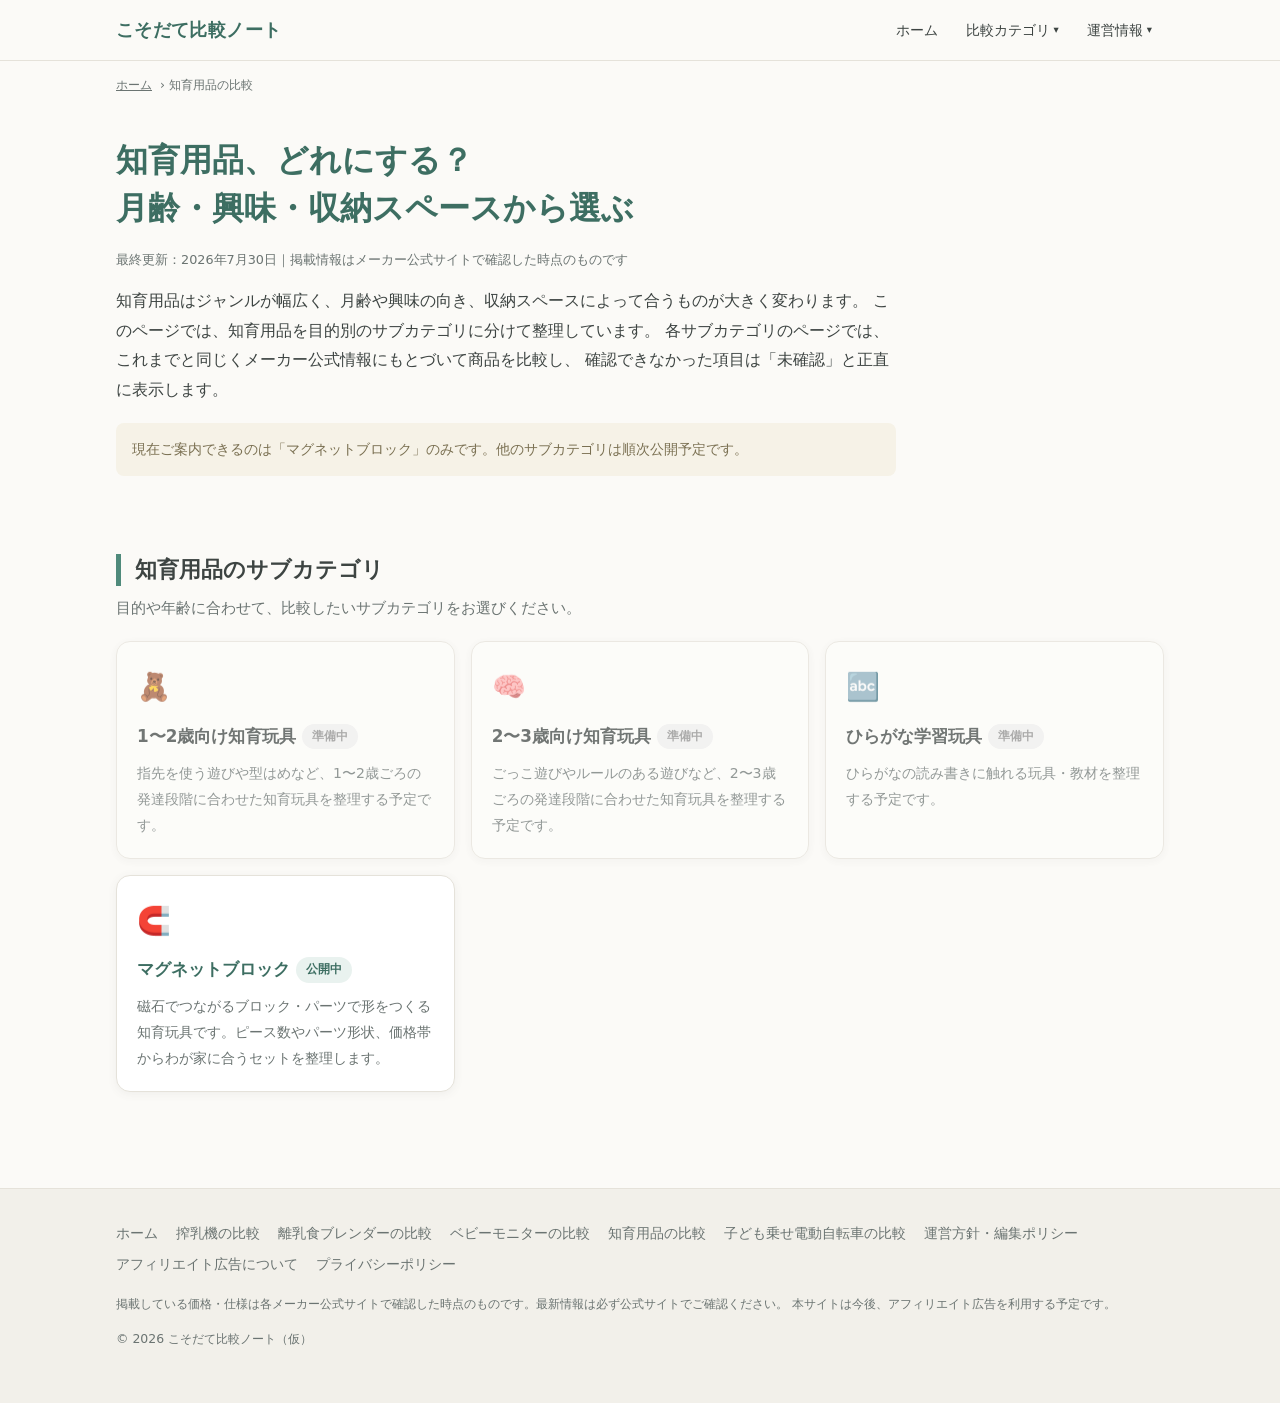
<file: public/chiiku.html>
<!DOCTYPE html>
<html lang="ja">
<head>
<meta charset="UTF-8">
<meta name="viewport" content="width=device-width, initial-scale=1">
<meta name="google-site-verification" content="jQ2ERk1EOT_RBc7FGGnkCHVybZwU9jA02yAc_kkbmw0" />
<!-- Google tag (gtag.js) -->
<script async src="https://www.googletagmanager.com/gtag/js?id=G-FZPYG6CCM2"></script>
<script>
  window.dataLayer = window.dataLayer || [];
  function gtag(){dataLayer.push(arguments);}
  gtag('js', new Date());
  gtag('config', 'G-FZPYG6CCM2');
</script>
<title>知育用品の比較｜こそだて比較ノート（仮）</title>
<meta name="description" content="月齢・興味・収納スペースなど、家庭ごとの条件から選び方を整理する知育用品カテゴリのトップページです。マグネットブロック、年齢別知育玩具、ひらがな学習玩具などの比較ページへのご案内です。">
<link rel="stylesheet" href="assets/css/style.css">
</head>
<body>

<header class="site-header">
  <div class="container header-inner">
    <a class="brand" href="index.html">
      <span class="brand-logo">こそだて比較ノート</span>
    </a>
    <button class="nav-toggle" aria-expanded="false" aria-controls="global-nav">メニュー ☰</button>
    <nav class="global-nav" id="global-nav" aria-label="サイト内メニュー">
      <ul>
        <li><a href="index.html">ホーム</a></li>
        <li class="nav-has-sub">
          <button class="nav-sub-toggle" aria-expanded="false">比較カテゴリ <span class="nav-caret" aria-hidden="true">▾</span></button>
          <ul class="nav-submenu">
            <li><a href="sakunyuki.html">搾乳機の比較</a></li>
            <li><a href="blender.html">離乳食ブレンダーの比較</a></li>
            <li><a href="babymonitor.html">ベビーモニターの比較</a></li>
            <li><a href="chiiku.html">知育用品の比較</a></li>
            <li><a href="kidsbike.html">子ども乗せ電動自転車の比較</a></li>
          </ul>
        </li>
        <li class="nav-has-sub">
          <button class="nav-sub-toggle" aria-expanded="false">運営情報 <span class="nav-caret" aria-hidden="true">▾</span></button>
          <ul class="nav-submenu">
            <li><a href="about.html">運営方針</a></li>
            <li><a href="ads-policy.html">広告について</a></li>
            <li><a href="privacy.html">プライバシー</a></li>
          </ul>
        </li>
      </ul>
    </nav>
  </div>
</header>

<main>
<div class="container">

  <nav class="breadcrumb" aria-label="パンくず">
    <ol>
      <li><a href="index.html">ホーム</a></li>
      <li>知育用品の比較</li>
    </ol>
  </nav>

  <!-- 導入 -->
  <section class="section" style="padding-bottom:20px;">
    <div class="article">
      <h1 class="hero-copy" style="font-size:clamp(1.4rem,4vw,2rem);">知育用品、どれにする？<br>月齢・興味・収納スペースから選ぶ</h1>
      <p style="font-size:0.8rem;color:var(--c-ink-soft);">最終更新：2026年7月30日｜掲載情報はメーカー公式サイトで確認した時点のものです</p>

      <p>
        知育用品はジャンルが幅広く、月齢や興味の向き、収納スペースによって合うものが大きく変わります。
        このページでは、知育用品を目的別のサブカテゴリに分けて整理しています。
        各サブカテゴリのページでは、これまでと同じくメーカー公式情報にもとづいて商品を比較し、
        確認できなかった項目は「未確認」と正直に表示します。
      </p>
      <div class="note-box">
        現在ご案内できるのは「マグネットブロック」のみです。他のサブカテゴリは順次公開予定です。
      </div>
    </div>
  </section>

  <!-- サブカテゴリ -->
  <section class="section" id="subcategories">
    <h2 class="section-title">知育用品のサブカテゴリ</h2>
    <p class="section-lead">目的や年齢に合わせて、比較したいサブカテゴリをお選びください。</p>

    <div class="card-grid">
      <div class="card category-card is-coming" aria-disabled="true">
        <span class="cat-emoji" aria-hidden="true">🧸</span>
        <h3>1〜2歳向け知育玩具 <span class="badge badge-soon">準備中</span></h3>
        <p>指先を使う遊びや型はめなど、1〜2歳ごろの発達段階に合わせた知育玩具を整理する予定です。</p>
      </div>

      <div class="card category-card is-coming" aria-disabled="true">
        <span class="cat-emoji" aria-hidden="true">🧠</span>
        <h3>2〜3歳向け知育玩具 <span class="badge badge-soon">準備中</span></h3>
        <p>ごっこ遊びやルールのある遊びなど、2〜3歳ごろの発達段階に合わせた知育玩具を整理する予定です。</p>
      </div>

      <div class="card category-card is-coming" aria-disabled="true">
        <span class="cat-emoji" aria-hidden="true">🔤</span>
        <h3>ひらがな学習玩具 <span class="badge badge-soon">準備中</span></h3>
        <p>ひらがなの読み書きに触れる玩具・教材を整理する予定です。</p>
      </div>

      <a class="card category-card" href="magnetblock.html" style="text-decoration:none;">
        <span class="cat-emoji" aria-hidden="true">🧲</span>
        <h3>マグネットブロック <span class="badge badge-open">公開中</span></h3>
        <p>磁石でつながるブロック・パーツで形をつくる知育玩具です。ピース数やパーツ形状、価格帯からわが家に合うセットを整理します。</p>
      </a>
    </div>
  </section>

</div>
</main>

<footer class="site-footer">
  <div class="container">
    <nav class="footer-nav" aria-label="フッターメニュー">
      <ul>
        <li><a href="index.html">ホーム</a></li>
        <li><a href="sakunyuki.html">搾乳機の比較</a></li>
        <li><a href="blender.html">離乳食ブレンダーの比較</a></li>
        <li><a href="babymonitor.html">ベビーモニターの比較</a></li>
        <li><a href="chiiku.html">知育用品の比較</a></li>
        <li><a href="kidsbike.html">子ども乗せ電動自転車の比較</a></li>
        <li><a href="about.html">運営方針・編集ポリシー</a></li>
        <li><a href="ads-policy.html">アフィリエイト広告について</a></li>
        <li><a href="privacy.html">プライバシーポリシー</a></li>
      </ul>
    </nav>
    <p class="footer-note">
      掲載している価格・仕様は各メーカー公式サイトで確認した時点のものです。最新情報は必ず公式サイトでご確認ください。
      本サイトは今後、アフィリエイト広告を利用する予定です。
    </p>
    <p class="copyright">© <span id="copyright-year">2026</span> こそだて比較ノート（仮）</p>
  </div>
</footer>

<script src="assets/js/main.js"></script>
</body>
</html>
</file>
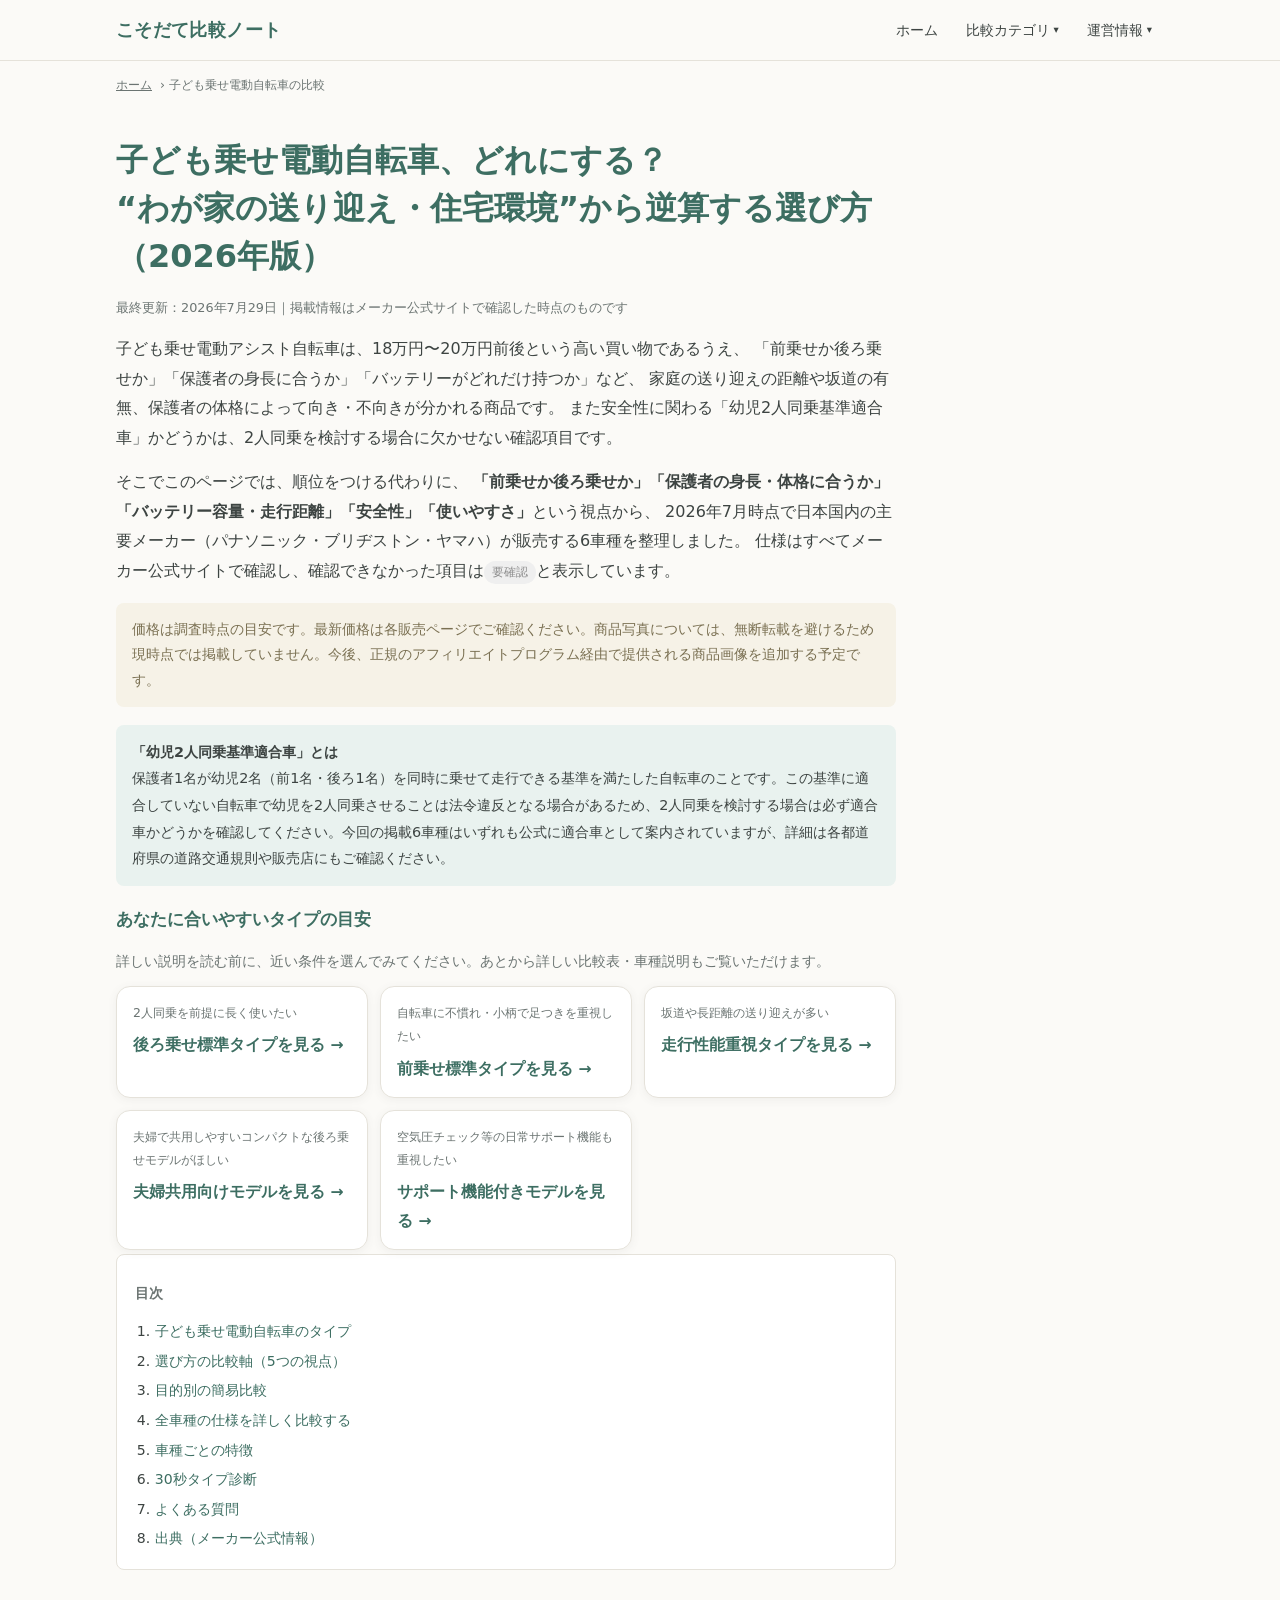
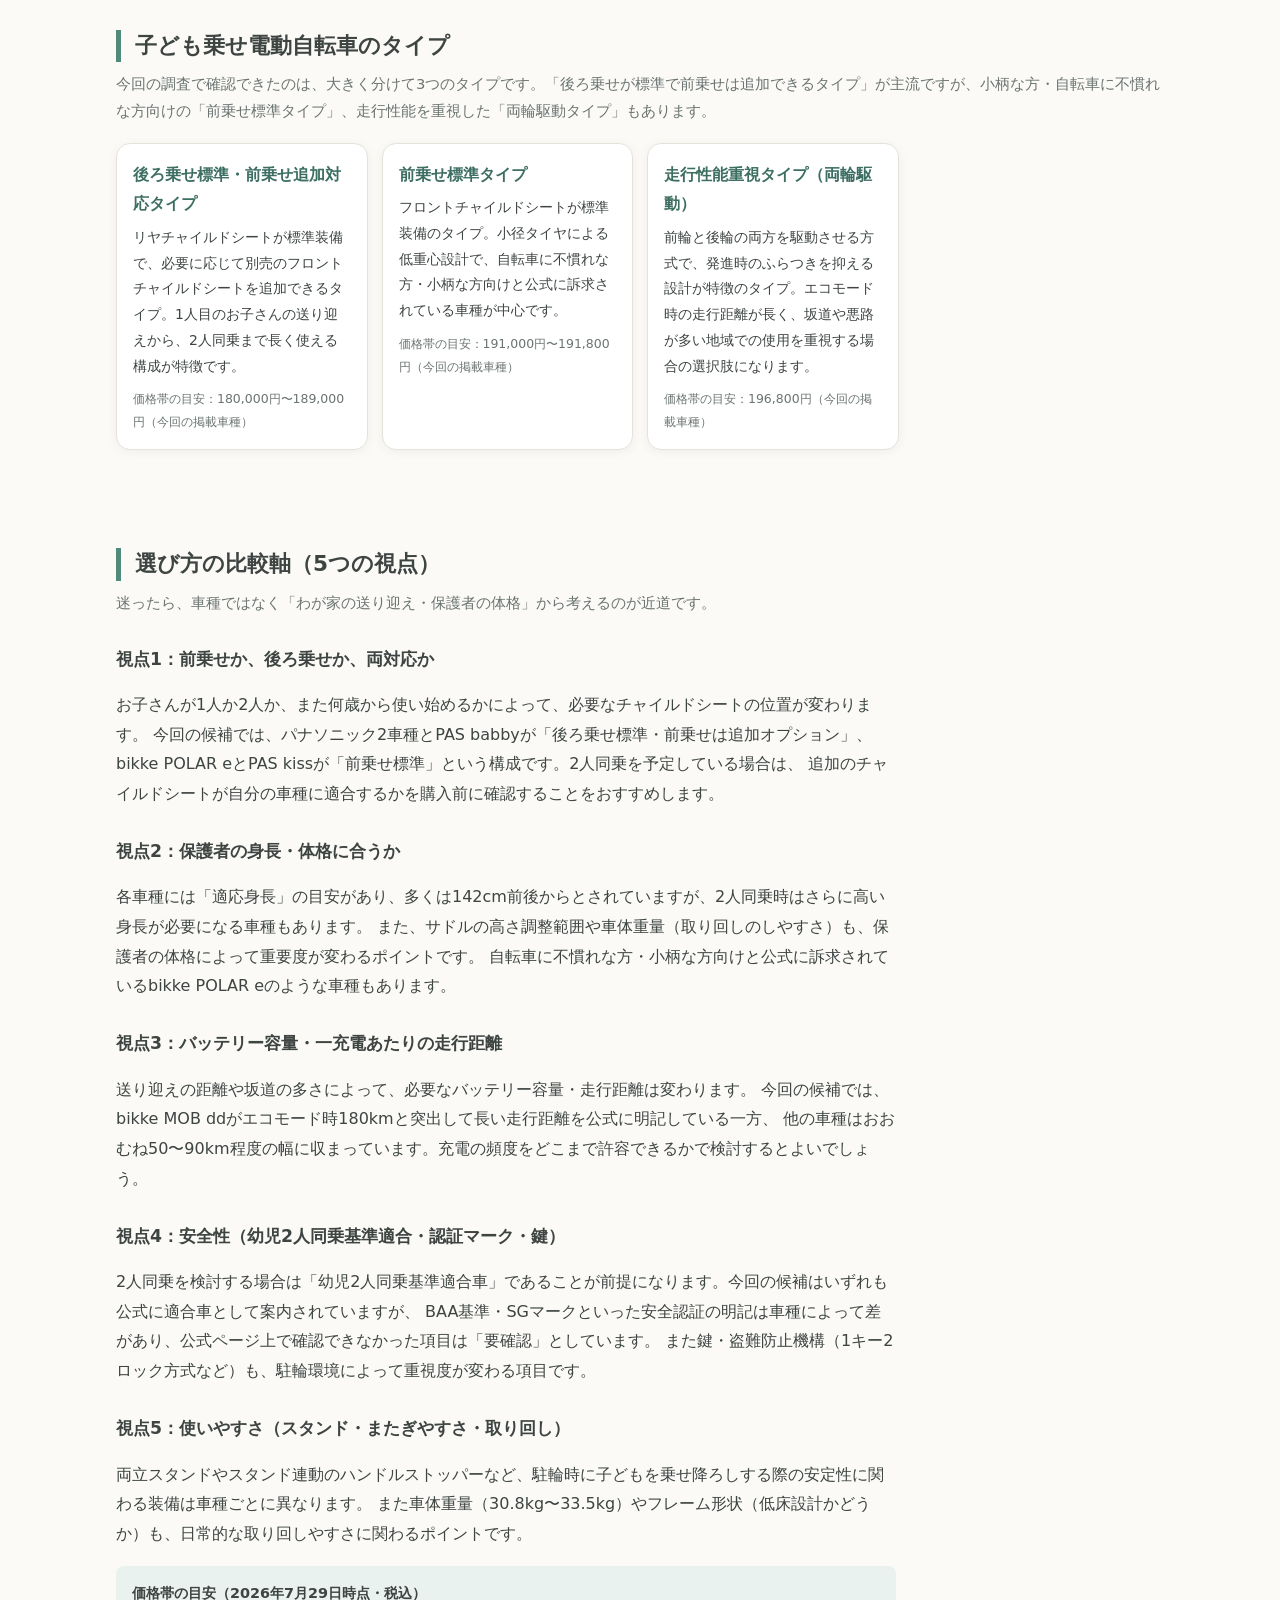
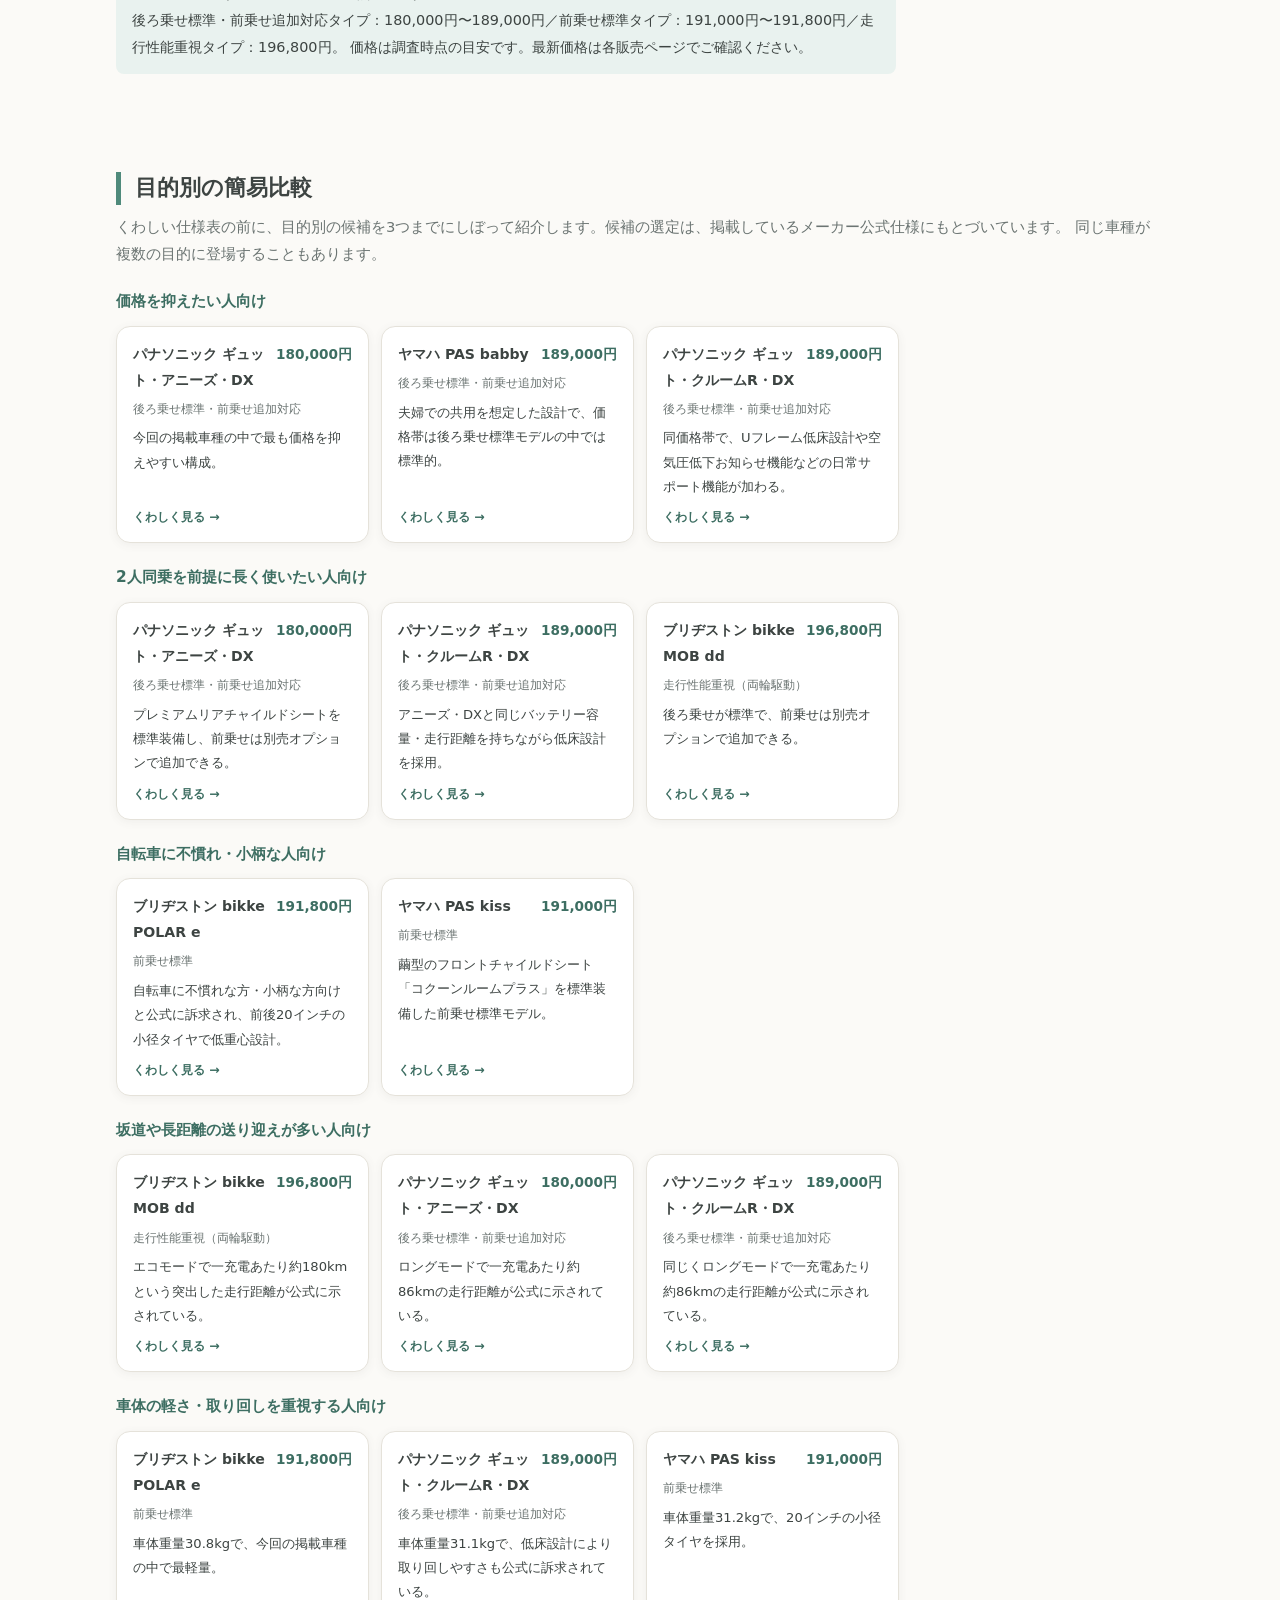
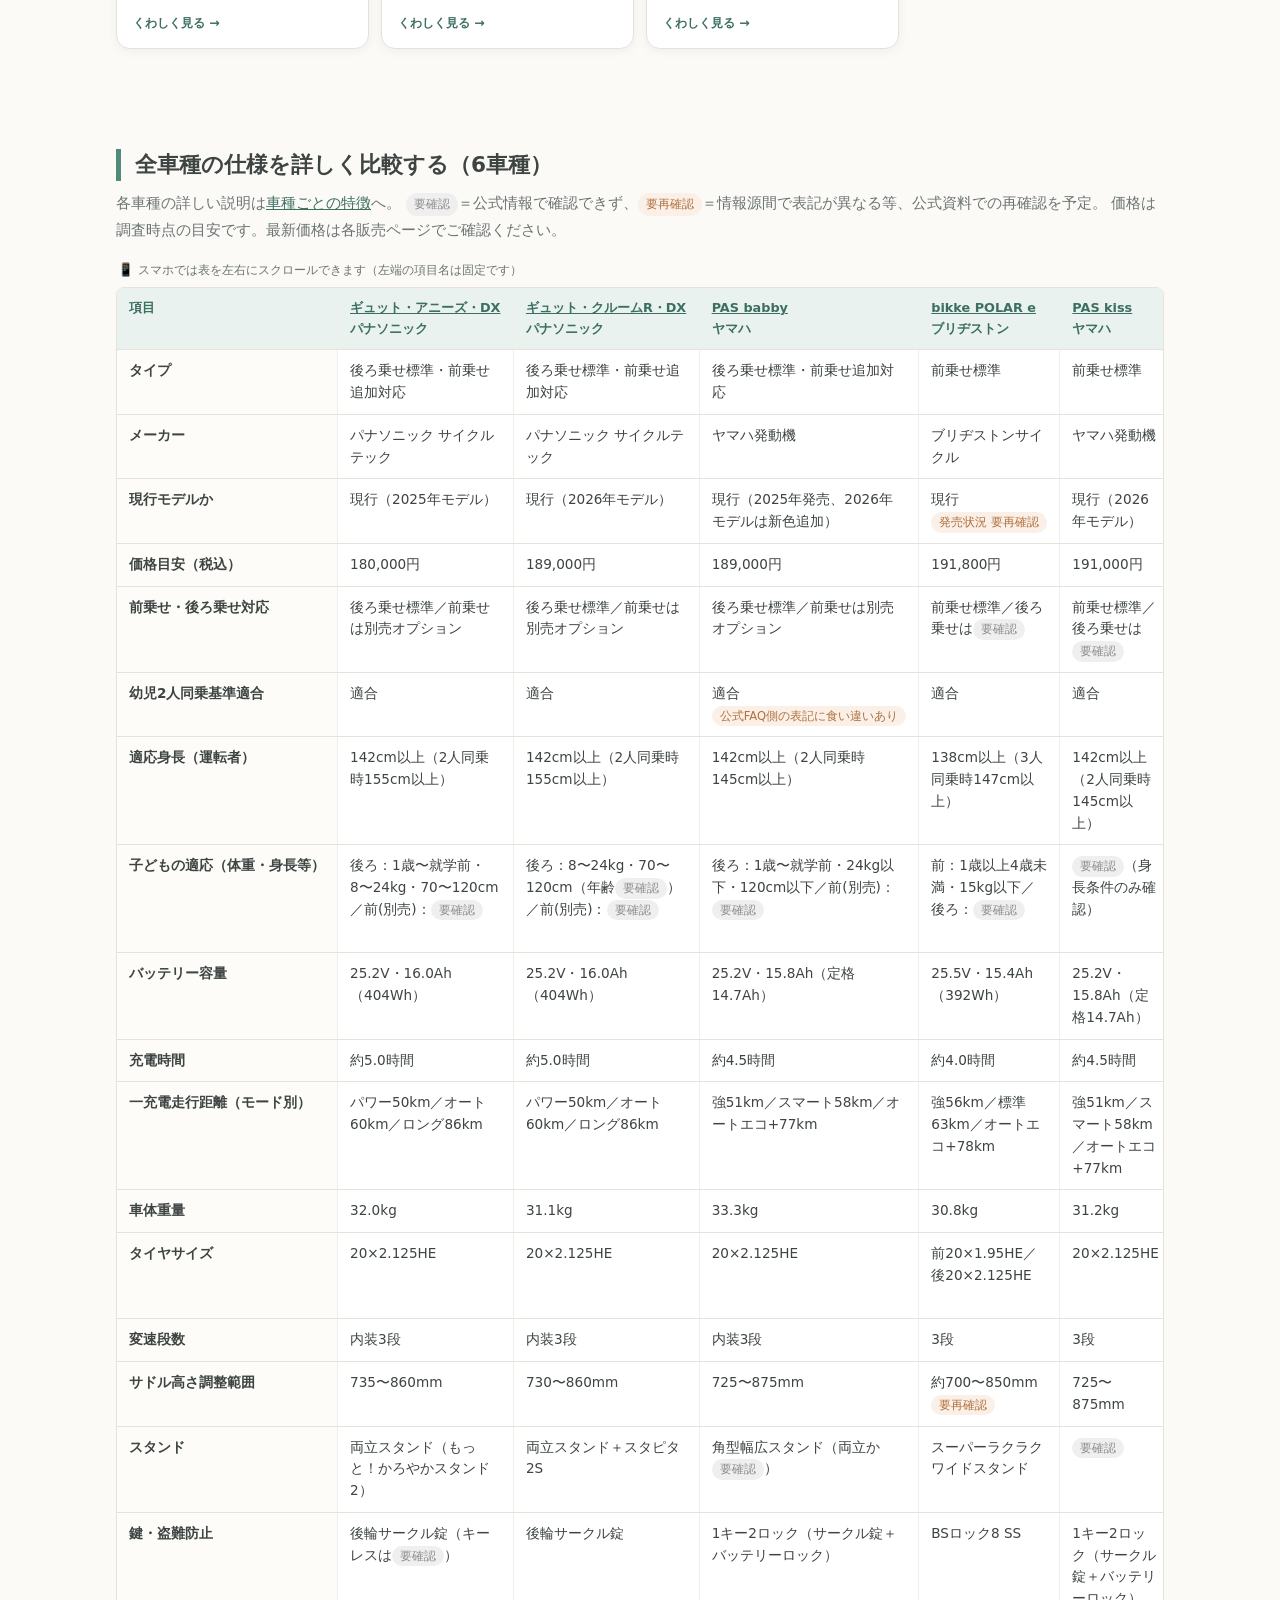
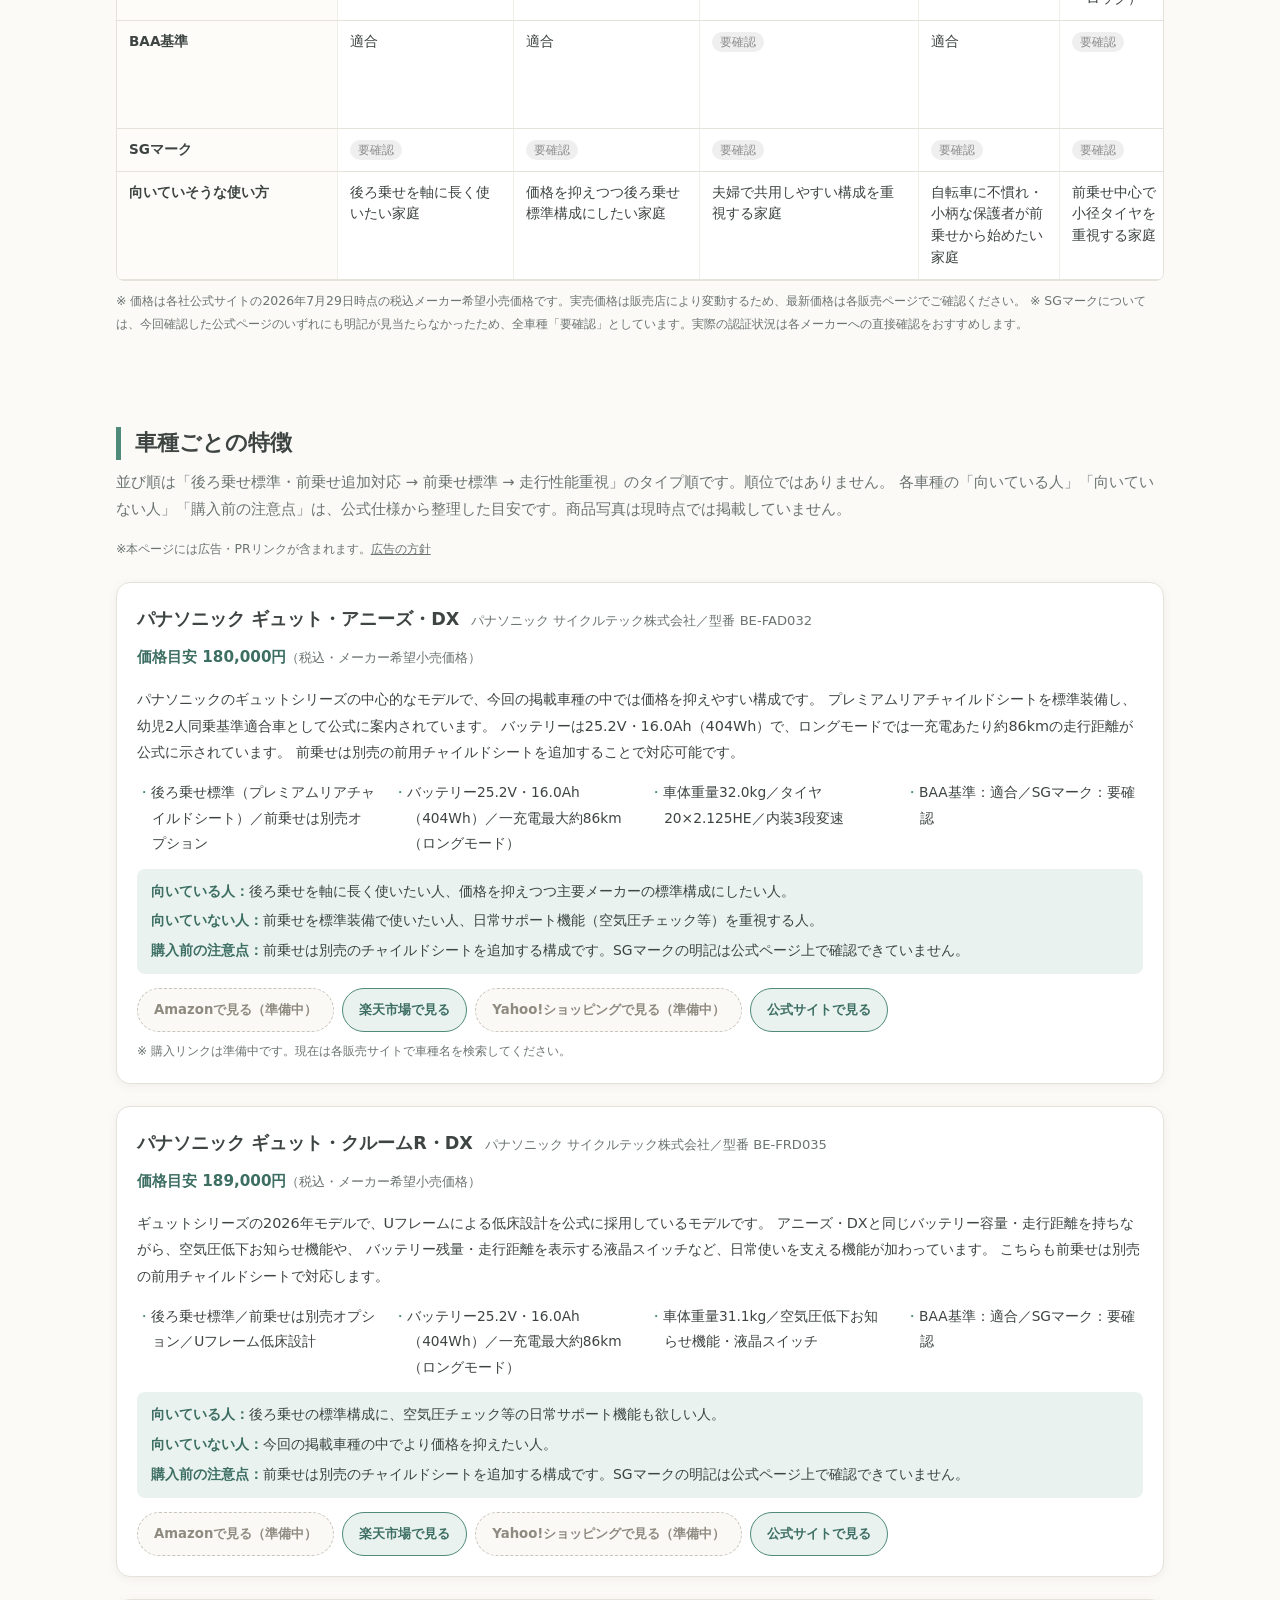
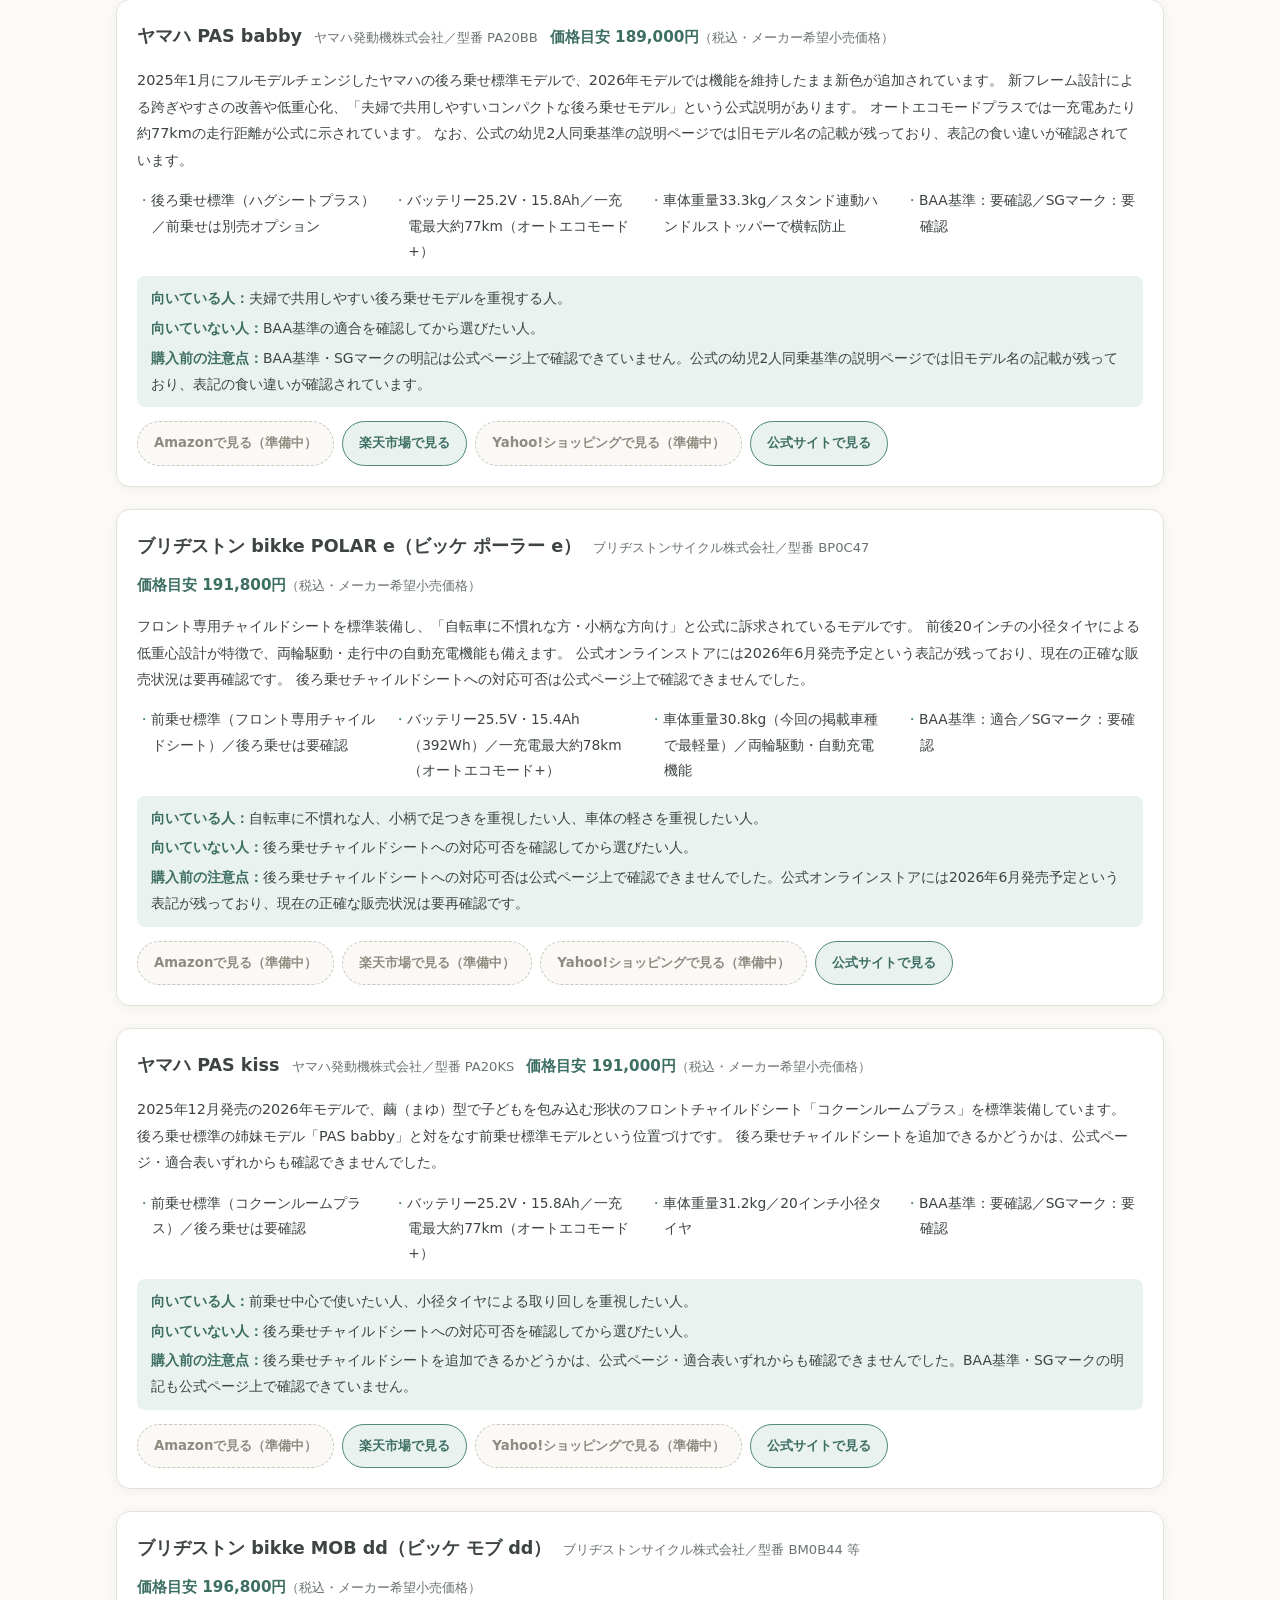
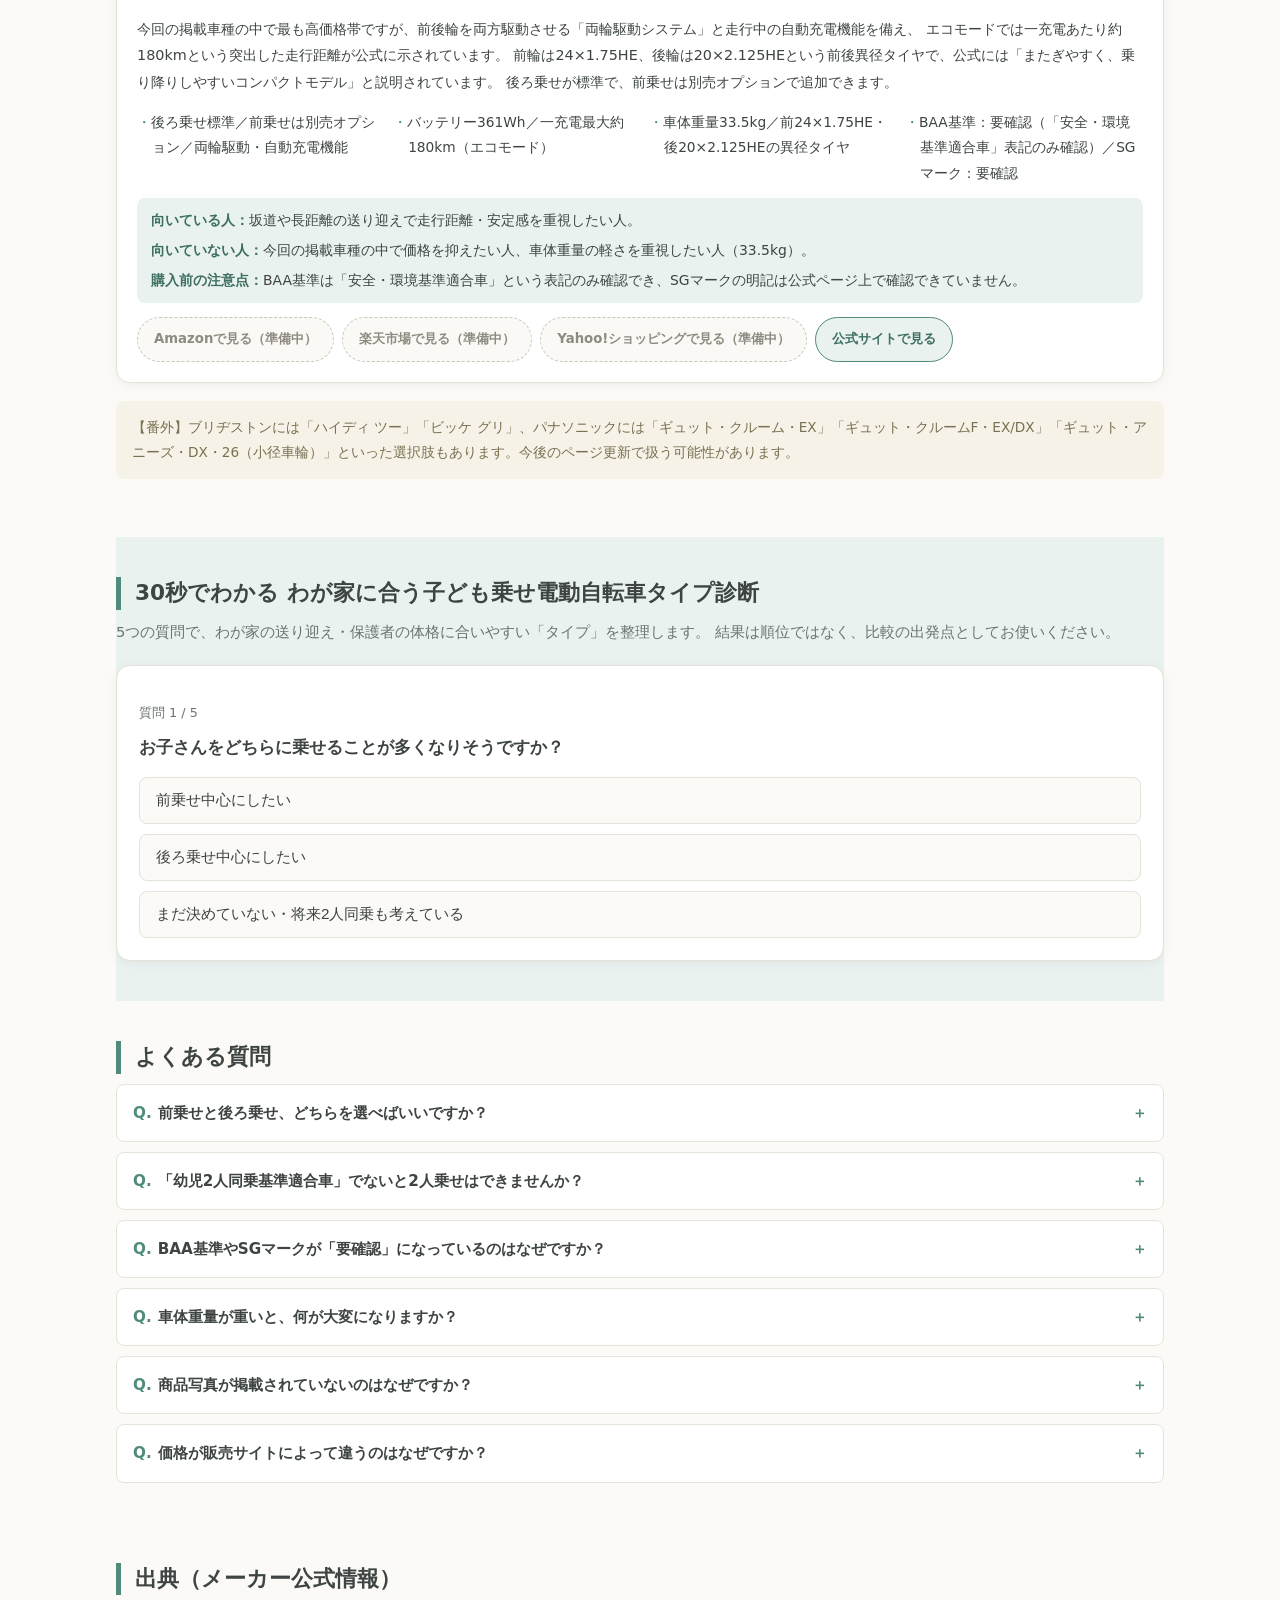
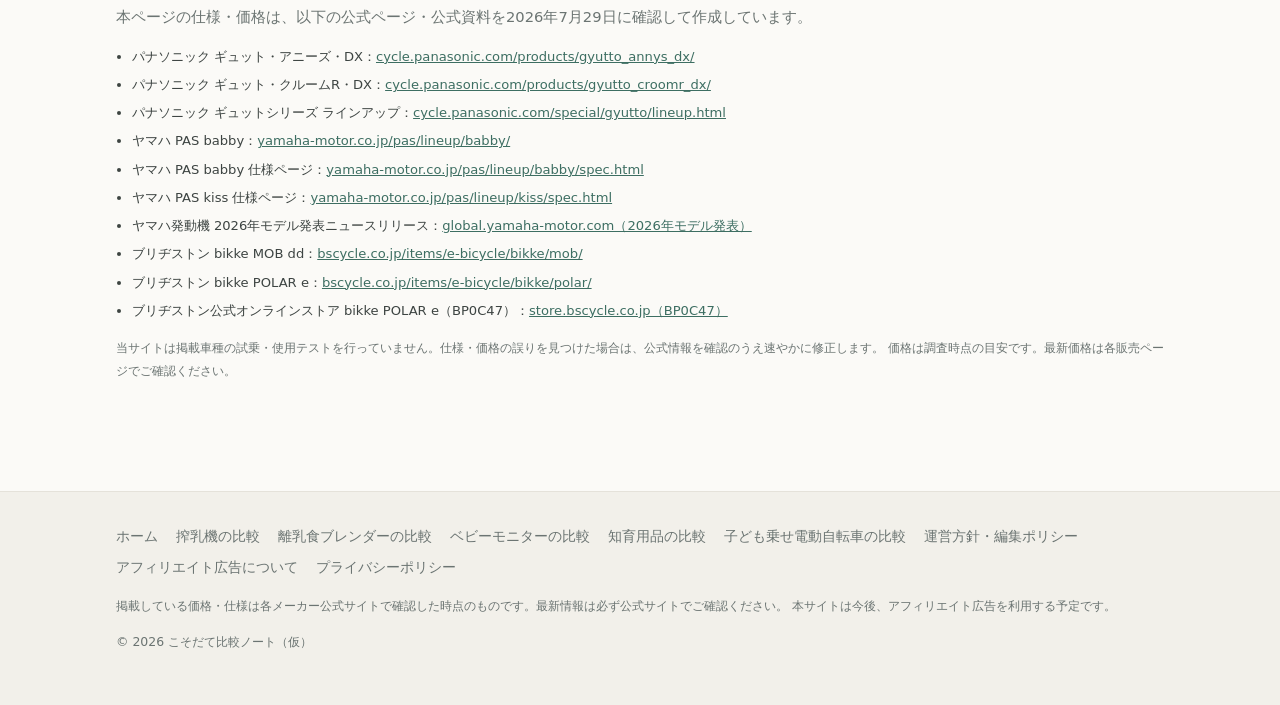
<file: public/kidsbike.html>
<!DOCTYPE html>
<html lang="ja">
<head>
<meta charset="UTF-8">
<meta name="viewport" content="width=device-width, initial-scale=1">
<meta name="google-site-verification" content="jQ2ERk1EOT_RBc7FGGnkCHVybZwU9jA02yAc_kkbmw0" />
<!-- Google tag (gtag.js) -->
<script async src="https://www.googletagmanager.com/gtag/js?id=G-FZPYG6CCM2"></script>
<script>
  window.dataLayer = window.dataLayer || [];
  function gtag(){dataLayer.push(arguments);}
  gtag('js', new Date());
  gtag('config', 'G-FZPYG6CCM2');
</script>
<title>子ども乗せ電動自転車の選び方と比較（2026年版）｜こそだて比較ノート（仮）</title>
<meta name="description" content="後ろ乗せ標準タイプから前乗せ標準タイプ、両輪駆動タイプまで。子ども乗せ電動アシスト自転車6車種をメーカー公式情報にもとづいて整理し、住宅環境や使い方から選べる比較ページです。30秒のタイプ診断つき。">
<link rel="stylesheet" href="assets/css/style.css">
</head>
<body>

<header class="site-header">
  <div class="container header-inner">
    <a class="brand" href="index.html">
      <span class="brand-logo">こそだて比較ノート</span>
    </a>
    <button class="nav-toggle" aria-expanded="false" aria-controls="global-nav">メニュー ☰</button>
    <nav class="global-nav" id="global-nav" aria-label="サイト内メニュー">
      <ul>
        <li><a href="index.html">ホーム</a></li>
        <li class="nav-has-sub">
          <button class="nav-sub-toggle" aria-expanded="false">比較カテゴリ <span class="nav-caret" aria-hidden="true">▾</span></button>
          <ul class="nav-submenu">
            <li><a href="sakunyuki.html">搾乳機の比較</a></li>
            <li><a href="blender.html">離乳食ブレンダーの比較</a></li>
            <li><a href="babymonitor.html">ベビーモニターの比較</a></li>
            <li><a href="chiiku.html">知育用品の比較</a></li>
            <li><a href="kidsbike.html">子ども乗せ電動自転車の比較</a></li>
          </ul>
        </li>
        <li class="nav-has-sub">
          <button class="nav-sub-toggle" aria-expanded="false">運営情報 <span class="nav-caret" aria-hidden="true">▾</span></button>
          <ul class="nav-submenu">
            <li><a href="about.html">運営方針</a></li>
            <li><a href="ads-policy.html">広告について</a></li>
            <li><a href="privacy.html">プライバシー</a></li>
          </ul>
        </li>
      </ul>
    </nav>
  </div>
</header>

<main>
<div class="container">

  <nav class="breadcrumb" aria-label="パンくず">
    <ol>
      <li><a href="index.html">ホーム</a></li>
      <li>子ども乗せ電動自転車の比較</li>
    </ol>
  </nav>

  <!-- 導入 -->
  <section class="section" style="padding-bottom:20px;">
    <div class="article">
      <h1 class="hero-copy" style="font-size:clamp(1.4rem,4vw,2rem);">子ども乗せ電動自転車、どれにする？<br>“わが家の送り迎え・住宅環境”から逆算する選び方（2026年版）</h1>
      <p style="font-size:0.8rem;color:var(--c-ink-soft);">最終更新：2026年7月29日｜掲載情報はメーカー公式サイトで確認した時点のものです</p>

      <p>
        子ども乗せ電動アシスト自転車は、18万円〜20万円前後という高い買い物であるうえ、
        「前乗せか後ろ乗せか」「保護者の身長に合うか」「バッテリーがどれだけ持つか」など、
        家庭の送り迎えの距離や坂道の有無、保護者の体格によって向き・不向きが分かれる商品です。
        また安全性に関わる「幼児2人同乗基準適合車」かどうかは、2人同乗を検討する場合に欠かせない確認項目です。
      </p>
      <p>
        そこでこのページでは、順位をつける代わりに、
        <strong>「前乗せか後ろ乗せか」「保護者の身長・体格に合うか」「バッテリー容量・走行距離」「安全性」「使いやすさ」</strong>という視点から、
        2026年7月時点で日本国内の主要メーカー（パナソニック・ブリヂストン・ヤマハ）が販売する6車種を整理しました。
        仕様はすべてメーカー公式サイトで確認し、確認できなかった項目は<span class="chip-unverified">要確認</span>と表示しています。
      </p>
      <div class="note-box">
        価格は調査時点の目安です。最新価格は各販売ページでご確認ください。商品写真については、無断転載を避けるため現時点では掲載していません。今後、正規のアフィリエイトプログラム経由で提供される商品画像を追加する予定です。
      </div>
      <div class="info-box">
        <strong>「幼児2人同乗基準適合車」とは</strong><br>
        保護者1名が幼児2名（前1名・後ろ1名）を同時に乗せて走行できる基準を満たした自転車のことです。この基準に適合していない自転車で幼児を2人同乗させることは法令違反となる場合があるため、2人同乗を検討する場合は必ず適合車かどうかを確認してください。今回の掲載6車種はいずれも公式に適合車として案内されていますが、詳細は各都道府県の道路交通規則や販売店にもご確認ください。
      </div>

      <div class="quick-guide" id="quick-guide">
        <h2 class="quick-guide-heading">あなたに合いやすいタイプの目安</h2>
        <p class="quick-guide-lead">詳しい説明を読む前に、近い条件を選んでみてください。あとから詳しい比較表・車種説明もご覧いただけます。</p>
        <div class="quick-guide-grid">
          <a class="card quick-guide-item" href="#p-annysdx">
            <span class="quick-guide-cond">2人同乗を前提に長く使いたい</span>
            <span class="quick-guide-type">後ろ乗せ標準タイプを見る →</span>
          </a>
          <a class="card quick-guide-item" href="#p-polare">
            <span class="quick-guide-cond">自転車に不慣れ・小柄で足つきを重視したい</span>
            <span class="quick-guide-type">前乗せ標準タイプを見る →</span>
          </a>
          <a class="card quick-guide-item" href="#p-mobdd">
            <span class="quick-guide-cond">坂道や長距離の送り迎えが多い</span>
            <span class="quick-guide-type">走行性能重視タイプを見る →</span>
          </a>
          <a class="card quick-guide-item" href="#p-pasbabby">
            <span class="quick-guide-cond">夫婦で共用しやすいコンパクトな後ろ乗せモデルがほしい</span>
            <span class="quick-guide-type">夫婦共用向けモデルを見る →</span>
          </a>
          <a class="card quick-guide-item" href="#p-croomrdx">
            <span class="quick-guide-cond">空気圧チェック等の日常サポート機能も重視したい</span>
            <span class="quick-guide-type">サポート機能付きモデルを見る →</span>
          </a>
        </div>
      </div>

      <nav class="toc" aria-label="目次">
        <p class="toc-title">目次</p>
        <ol>
          <li><a href="#types">子ども乗せ電動自転車のタイプ</a></li>
          <li><a href="#howto">選び方の比較軸（5つの視点）</a></li>
          <li><a href="#mini-compare">目的別の簡易比較</a></li>
          <li><a href="#table">全車種の仕様を詳しく比較する</a></li>
          <li><a href="#products">車種ごとの特徴</a></li>
          <li><a href="#quiz">30秒タイプ診断</a></li>
          <li><a href="#faq">よくある質問</a></li>
          <li><a href="#sources">出典（メーカー公式情報）</a></li>
        </ol>
      </nav>
    </div>
  </section>

  <!-- タイプ解説 -->
  <section class="section" id="types">
    <h2 class="section-title">子ども乗せ電動自転車のタイプ</h2>
    <p class="section-lead">今回の調査で確認できたのは、大きく分けて3つのタイプです。「後ろ乗せが標準で前乗せは追加できるタイプ」が主流ですが、小柄な方・自転車に不慣れな方向けの「前乗せ標準タイプ」、走行性能を重視した「両輪駆動タイプ」もあります。</p>

    <div class="type-grid">
      <div class="card type-card">
        <h3>後ろ乗せ標準・前乗せ追加対応タイプ</h3>
        <p>リヤチャイルドシートが標準装備で、必要に応じて別売のフロントチャイルドシートを追加できるタイプ。1人目のお子さんの送り迎えから、2人同乗まで長く使える構成が特徴です。</p>
        <span class="type-meta">価格帯の目安：180,000円〜189,000円（今回の掲載車種）</span>
      </div>
      <div class="card type-card">
        <h3>前乗せ標準タイプ</h3>
        <p>フロントチャイルドシートが標準装備のタイプ。小径タイヤによる低重心設計で、自転車に不慣れな方・小柄な方向けと公式に訴求されている車種が中心です。</p>
        <span class="type-meta">価格帯の目安：191,000円〜191,800円（今回の掲載車種）</span>
      </div>
      <div class="card type-card">
        <h3>走行性能重視タイプ（両輪駆動）</h3>
        <p>前輪と後輪の両方を駆動させる方式で、発進時のふらつきを抑える設計が特徴のタイプ。エコモード時の走行距離が長く、坂道や悪路が多い地域での使用を重視する場合の選択肢になります。</p>
        <span class="type-meta">価格帯の目安：196,800円（今回の掲載車種）</span>
      </div>
    </div>
  </section>

  <!-- 選び方の比較軸 -->
  <section class="section" id="howto">
    <h2 class="section-title">選び方の比較軸（5つの視点）</h2>
    <p class="section-lead">迷ったら、車種ではなく「わが家の送り迎え・保護者の体格」から考えるのが近道です。</p>

    <div class="article">
      <h3>視点1：前乗せか、後ろ乗せか、両対応か</h3>
      <p>
        お子さんが1人か2人か、また何歳から使い始めるかによって、必要なチャイルドシートの位置が変わります。
        今回の候補では、パナソニック2車種とPAS babbyが「後ろ乗せ標準・前乗せは追加オプション」、
        bikke POLAR eとPAS kissが「前乗せ標準」という構成です。2人同乗を予定している場合は、
        追加のチャイルドシートが自分の車種に適合するかを購入前に確認することをおすすめします。
      </p>

      <h3>視点2：保護者の身長・体格に合うか</h3>
      <p>
        各車種には「適応身長」の目安があり、多くは142cm前後からとされていますが、2人同乗時はさらに高い身長が必要になる車種もあります。
        また、サドルの高さ調整範囲や車体重量（取り回しのしやすさ）も、保護者の体格によって重要度が変わるポイントです。
        自転車に不慣れな方・小柄な方向けと公式に訴求されているbikke POLAR eのような車種もあります。
      </p>

      <h3>視点3：バッテリー容量・一充電あたりの走行距離</h3>
      <p>
        送り迎えの距離や坂道の多さによって、必要なバッテリー容量・走行距離は変わります。
        今回の候補では、bikke MOB ddがエコモード時180kmと突出して長い走行距離を公式に明記している一方、
        他の車種はおおむね50〜90km程度の幅に収まっています。充電の頻度をどこまで許容できるかで検討するとよいでしょう。
      </p>

      <h3>視点4：安全性（幼児2人同乗基準適合・認証マーク・鍵）</h3>
      <p>
        2人同乗を検討する場合は「幼児2人同乗基準適合車」であることが前提になります。今回の候補はいずれも公式に適合車として案内されていますが、
        BAA基準・SGマークといった安全認証の明記は車種によって差があり、公式ページ上で確認できなかった項目は「要確認」としています。
        また鍵・盗難防止機構（1キー2ロック方式など）も、駐輪環境によって重視度が変わる項目です。
      </p>

      <h3>視点5：使いやすさ（スタンド・またぎやすさ・取り回し）</h3>
      <p>
        両立スタンドやスタンド連動のハンドルストッパーなど、駐輪時に子どもを乗せ降ろしする際の安定性に関わる装備は車種ごとに異なります。
        また車体重量（30.8kg〜33.5kg）やフレーム形状（低床設計かどうか）も、日常的な取り回しやすさに関わるポイントです。
      </p>

      <div class="info-box">
        <strong>価格帯の目安（2026年7月29日時点・税込）</strong><br>
        後ろ乗せ標準・前乗せ追加対応タイプ：180,000円〜189,000円／前乗せ標準タイプ：191,000円〜191,800円／走行性能重視タイプ：196,800円。
        価格は調査時点の目安です。最新価格は各販売ページでご確認ください。
      </div>
    </div>
  </section>

  <!-- 目的別の簡易比較 -->
  <section class="section" id="mini-compare">
    <h2 class="section-title">目的別の簡易比較</h2>
    <p class="section-lead">
      くわしい仕様表の前に、目的別の候補を3つまでにしぼって紹介します。候補の選定は、掲載しているメーカー公式仕様にもとづいています。
      同じ車種が複数の目的に登場することもあります。
    </p>

    <div class="mini-compare-group">
      <h3 class="mini-compare-heading">価格を抑えたい人向け</h3>
      <div class="mini-compare-cards">
        <a class="card mini-compare-card" href="#p-annysdx">
          <div class="mini-compare-top">
            <span class="mini-compare-name">パナソニック ギュット・アニーズ・DX</span>
            <span class="mini-compare-price">180,000円</span>
          </div>
          <span class="mini-compare-type">後ろ乗せ標準・前乗せ追加対応</span>
          <p class="mini-compare-reason">今回の掲載車種の中で最も価格を抑えやすい構成。</p>
          <span class="mini-compare-link">くわしく見る →</span>
        </a>
        <a class="card mini-compare-card" href="#p-pasbabby">
          <div class="mini-compare-top">
            <span class="mini-compare-name">ヤマハ PAS babby</span>
            <span class="mini-compare-price">189,000円</span>
          </div>
          <span class="mini-compare-type">後ろ乗せ標準・前乗せ追加対応</span>
          <p class="mini-compare-reason">夫婦での共用を想定した設計で、価格帯は後ろ乗せ標準モデルの中では標準的。</p>
          <span class="mini-compare-link">くわしく見る →</span>
        </a>
        <a class="card mini-compare-card" href="#p-croomrdx">
          <div class="mini-compare-top">
            <span class="mini-compare-name">パナソニック ギュット・クルームR・DX</span>
            <span class="mini-compare-price">189,000円</span>
          </div>
          <span class="mini-compare-type">後ろ乗せ標準・前乗せ追加対応</span>
          <p class="mini-compare-reason">同価格帯で、Uフレーム低床設計や空気圧低下お知らせ機能などの日常サポート機能が加わる。</p>
          <span class="mini-compare-link">くわしく見る →</span>
        </a>
      </div>
    </div>

    <div class="mini-compare-group">
      <h3 class="mini-compare-heading">2人同乗を前提に長く使いたい人向け</h3>
      <div class="mini-compare-cards">
        <a class="card mini-compare-card" href="#p-annysdx">
          <div class="mini-compare-top">
            <span class="mini-compare-name">パナソニック ギュット・アニーズ・DX</span>
            <span class="mini-compare-price">180,000円</span>
          </div>
          <span class="mini-compare-type">後ろ乗せ標準・前乗せ追加対応</span>
          <p class="mini-compare-reason">プレミアムリアチャイルドシートを標準装備し、前乗せは別売オプションで追加できる。</p>
          <span class="mini-compare-link">くわしく見る →</span>
        </a>
        <a class="card mini-compare-card" href="#p-croomrdx">
          <div class="mini-compare-top">
            <span class="mini-compare-name">パナソニック ギュット・クルームR・DX</span>
            <span class="mini-compare-price">189,000円</span>
          </div>
          <span class="mini-compare-type">後ろ乗せ標準・前乗せ追加対応</span>
          <p class="mini-compare-reason">アニーズ・DXと同じバッテリー容量・走行距離を持ちながら低床設計を採用。</p>
          <span class="mini-compare-link">くわしく見る →</span>
        </a>
        <a class="card mini-compare-card" href="#p-mobdd">
          <div class="mini-compare-top">
            <span class="mini-compare-name">ブリヂストン bikke MOB dd</span>
            <span class="mini-compare-price">196,800円</span>
          </div>
          <span class="mini-compare-type">走行性能重視（両輪駆動）</span>
          <p class="mini-compare-reason">後ろ乗せが標準で、前乗せは別売オプションで追加できる。</p>
          <span class="mini-compare-link">くわしく見る →</span>
        </a>
      </div>
    </div>

    <div class="mini-compare-group">
      <h3 class="mini-compare-heading">自転車に不慣れ・小柄な人向け</h3>
      <div class="mini-compare-cards">
        <a class="card mini-compare-card" href="#p-polare">
          <div class="mini-compare-top">
            <span class="mini-compare-name">ブリヂストン bikke POLAR e</span>
            <span class="mini-compare-price">191,800円</span>
          </div>
          <span class="mini-compare-type">前乗せ標準</span>
          <p class="mini-compare-reason">自転車に不慣れな方・小柄な方向けと公式に訴求され、前後20インチの小径タイヤで低重心設計。</p>
          <span class="mini-compare-link">くわしく見る →</span>
        </a>
        <a class="card mini-compare-card" href="#p-paskiss">
          <div class="mini-compare-top">
            <span class="mini-compare-name">ヤマハ PAS kiss</span>
            <span class="mini-compare-price">191,000円</span>
          </div>
          <span class="mini-compare-type">前乗せ標準</span>
          <p class="mini-compare-reason">繭型のフロントチャイルドシート「コクーンルームプラス」を標準装備した前乗せ標準モデル。</p>
          <span class="mini-compare-link">くわしく見る →</span>
        </a>
      </div>
    </div>

    <div class="mini-compare-group">
      <h3 class="mini-compare-heading">坂道や長距離の送り迎えが多い人向け</h3>
      <div class="mini-compare-cards">
        <a class="card mini-compare-card" href="#p-mobdd">
          <div class="mini-compare-top">
            <span class="mini-compare-name">ブリヂストン bikke MOB dd</span>
            <span class="mini-compare-price">196,800円</span>
          </div>
          <span class="mini-compare-type">走行性能重視（両輪駆動）</span>
          <p class="mini-compare-reason">エコモードで一充電あたり約180kmという突出した走行距離が公式に示されている。</p>
          <span class="mini-compare-link">くわしく見る →</span>
        </a>
        <a class="card mini-compare-card" href="#p-annysdx">
          <div class="mini-compare-top">
            <span class="mini-compare-name">パナソニック ギュット・アニーズ・DX</span>
            <span class="mini-compare-price">180,000円</span>
          </div>
          <span class="mini-compare-type">後ろ乗せ標準・前乗せ追加対応</span>
          <p class="mini-compare-reason">ロングモードで一充電あたり約86kmの走行距離が公式に示されている。</p>
          <span class="mini-compare-link">くわしく見る →</span>
        </a>
        <a class="card mini-compare-card" href="#p-croomrdx">
          <div class="mini-compare-top">
            <span class="mini-compare-name">パナソニック ギュット・クルームR・DX</span>
            <span class="mini-compare-price">189,000円</span>
          </div>
          <span class="mini-compare-type">後ろ乗せ標準・前乗せ追加対応</span>
          <p class="mini-compare-reason">同じくロングモードで一充電あたり約86kmの走行距離が公式に示されている。</p>
          <span class="mini-compare-link">くわしく見る →</span>
        </a>
      </div>
    </div>

    <div class="mini-compare-group">
      <h3 class="mini-compare-heading">車体の軽さ・取り回しを重視する人向け</h3>
      <div class="mini-compare-cards">
        <a class="card mini-compare-card" href="#p-polare">
          <div class="mini-compare-top">
            <span class="mini-compare-name">ブリヂストン bikke POLAR e</span>
            <span class="mini-compare-price">191,800円</span>
          </div>
          <span class="mini-compare-type">前乗せ標準</span>
          <p class="mini-compare-reason">車体重量30.8kgで、今回の掲載車種の中で最軽量。</p>
          <span class="mini-compare-link">くわしく見る →</span>
        </a>
        <a class="card mini-compare-card" href="#p-croomrdx">
          <div class="mini-compare-top">
            <span class="mini-compare-name">パナソニック ギュット・クルームR・DX</span>
            <span class="mini-compare-price">189,000円</span>
          </div>
          <span class="mini-compare-type">後ろ乗せ標準・前乗せ追加対応</span>
          <p class="mini-compare-reason">車体重量31.1kgで、低床設計により取り回しやすさも公式に訴求されている。</p>
          <span class="mini-compare-link">くわしく見る →</span>
        </a>
        <a class="card mini-compare-card" href="#p-paskiss">
          <div class="mini-compare-top">
            <span class="mini-compare-name">ヤマハ PAS kiss</span>
            <span class="mini-compare-price">191,000円</span>
          </div>
          <span class="mini-compare-type">前乗せ標準</span>
          <p class="mini-compare-reason">車体重量31.2kgで、20インチの小径タイヤを採用。</p>
          <span class="mini-compare-link">くわしく見る →</span>
        </a>
      </div>
    </div>
  </section>

  <!-- 比較表 -->
  <section class="section" id="table">
    <h2 class="section-title">全車種の仕様を詳しく比較する（6車種）</h2>
    <p class="section-lead">
      各車種の詳しい説明は<a href="#products">車種ごとの特徴</a>へ。
      <span class="chip-unverified">要確認</span>＝公式情報で確認できず、<span class="chip-recheck">要再確認</span>＝情報源間で表記が異なる等、公式資料での再確認を予定。
      価格は調査時点の目安です。最新価格は各販売ページでご確認ください。
    </p>
    <p class="table-scroll-hint">📱 スマホでは表を左右にスクロールできます（左端の項目名は固定です）</p>

    <div class="table-scroll" tabindex="0" role="region" aria-label="子ども乗せ電動自転車6車種の比較表">
      <table class="compare-table">
        <thead>
          <tr>
            <th class="row-label">項目</th>
            <th><a href="#p-annysdx">ギュット・アニーズ・DX</a><br>パナソニック</th>
            <th><a href="#p-croomrdx">ギュット・クルームR・DX</a><br>パナソニック</th>
            <th><a href="#p-pasbabby">PAS babby</a><br>ヤマハ</th>
            <th><a href="#p-polare">bikke POLAR e</a><br>ブリヂストン</th>
            <th><a href="#p-paskiss">PAS kiss</a><br>ヤマハ</th>
            <th><a href="#p-mobdd">bikke MOB dd</a><br>ブリヂストン</th>
          </tr>
        </thead>
        <tbody>
          <tr>
            <th class="row-label">タイプ</th>
            <td>後ろ乗せ標準・前乗せ追加対応</td>
            <td>後ろ乗せ標準・前乗せ追加対応</td>
            <td>後ろ乗せ標準・前乗せ追加対応</td>
            <td>前乗せ標準</td>
            <td>前乗せ標準</td>
            <td>走行性能重視（両輪駆動）</td>
          </tr>
          <tr>
            <th class="row-label">メーカー</th>
            <td>パナソニック サイクルテック</td>
            <td>パナソニック サイクルテック</td>
            <td>ヤマハ発動機</td>
            <td>ブリヂストンサイクル</td>
            <td>ヤマハ発動機</td>
            <td>ブリヂストンサイクル</td>
          </tr>
          <tr>
            <th class="row-label">現行モデルか</th>
            <td>現行（2025年モデル）</td>
            <td>現行（2026年モデル）</td>
            <td>現行（2025年発売、2026年モデルは新色追加）</td>
            <td>現行<span class="chip-recheck">発売状況 要再確認</span></td>
            <td>現行（2026年モデル）</td>
            <td>現行</td>
          </tr>
          <tr>
            <th class="row-label">価格目安（税込）</th>
            <td>180,000円</td>
            <td>189,000円</td>
            <td>189,000円</td>
            <td>191,800円</td>
            <td>191,000円</td>
            <td>196,800円</td>
          </tr>
          <tr>
            <th class="row-label">前乗せ・後ろ乗せ対応</th>
            <td>後ろ乗せ標準／前乗せは別売オプション</td>
            <td>後ろ乗せ標準／前乗せは別売オプション</td>
            <td>後ろ乗せ標準／前乗せは別売オプション</td>
            <td>前乗せ標準／後ろ乗せは<span class="chip-unverified">要確認</span></td>
            <td>前乗せ標準／後ろ乗せは<span class="chip-unverified">要確認</span></td>
            <td>後ろ乗せ標準／前乗せは別売オプション</td>
          </tr>
          <tr>
            <th class="row-label">幼児2人同乗基準適合</th>
            <td>適合</td>
            <td>適合</td>
            <td>適合<span class="chip-recheck">公式FAQ側の表記に食い違いあり</span></td>
            <td>適合</td>
            <td>適合</td>
            <td>適合</td>
          </tr>
          <tr>
            <th class="row-label">適応身長（運転者）</th>
            <td>142cm以上（2人同乗時155cm以上）</td>
            <td>142cm以上（2人同乗時155cm以上）</td>
            <td>142cm以上（2人同乗時145cm以上）</td>
            <td>138cm以上（3人同乗時147cm以上）</td>
            <td>142cm以上（2人同乗時145cm以上）</td>
            <td>142cm以上（3人同乗時152cm以上）</td>
          </tr>
          <tr>
            <th class="row-label">子どもの適応（体重・身長等）</th>
            <td>後ろ：1歳〜就学前・8〜24kg・70〜120cm／前(別売)：<span class="chip-unverified">要確認</span></td>
            <td>後ろ：8〜24kg・70〜120cm（年齢<span class="chip-unverified">要確認</span>）／前(別売)：<span class="chip-unverified">要確認</span></td>
            <td>後ろ：1歳〜就学前・24kg以下・120cm以下／前(別売)：<span class="chip-unverified">要確認</span></td>
            <td>前：1歳以上4歳未満・15kg以下／後ろ：<span class="chip-unverified">要確認</span></td>
            <td><span class="chip-unverified">要確認</span>（身長条件のみ確認）</td>
            <td>後ろ：2歳〜就学前・8〜22kg／前(別売)：<span class="chip-unverified">要確認</span></td>
          </tr>
          <tr>
            <th class="row-label">バッテリー容量</th>
            <td>25.2V・16.0Ah（404Wh）</td>
            <td>25.2V・16.0Ah（404Wh）</td>
            <td>25.2V・15.8Ah（定格14.7Ah）</td>
            <td>25.5V・15.4Ah（392Wh）</td>
            <td>25.2V・15.8Ah（定格14.7Ah）</td>
            <td>361Wh（25.2V換算14.3Ah相当）</td>
          </tr>
          <tr>
            <th class="row-label">充電時間</th>
            <td>約5.0時間</td>
            <td>約5.0時間</td>
            <td>約4.5時間</td>
            <td>約4.0時間</td>
            <td>約4.5時間</td>
            <td>約4時間10分</td>
          </tr>
          <tr>
            <th class="row-label">一充電走行距離（モード別）</th>
            <td>パワー50km／オート60km／ロング86km</td>
            <td>パワー50km／オート60km／ロング86km</td>
            <td>強51km／スマート58km／オートエコ+77km</td>
            <td>強56km／標準63km／オートエコ+78km</td>
            <td>強51km／スマート58km／オートエコ+77km</td>
            <td>パワー54km／オート90km／エコ180km</td>
          </tr>
          <tr>
            <th class="row-label">車体重量</th>
            <td>32.0kg</td>
            <td>31.1kg</td>
            <td>33.3kg</td>
            <td>30.8kg</td>
            <td>31.2kg</td>
            <td>33.5kg</td>
          </tr>
          <tr>
            <th class="row-label">タイヤサイズ</th>
            <td>20×2.125HE</td>
            <td>20×2.125HE</td>
            <td>20×2.125HE</td>
            <td>前20×1.95HE／後20×2.125HE</td>
            <td>20×2.125HE</td>
            <td>前24×1.75HE／後20×2.125HE</td>
          </tr>
          <tr>
            <th class="row-label">変速段数</th>
            <td>内装3段</td>
            <td>内装3段</td>
            <td>内装3段</td>
            <td>3段</td>
            <td>3段</td>
            <td>内装3段</td>
          </tr>
          <tr>
            <th class="row-label">サドル高さ調整範囲</th>
            <td>735〜860mm</td>
            <td>730〜860mm</td>
            <td>725〜875mm</td>
            <td>約700〜850mm<span class="chip-recheck">要再確認</span></td>
            <td>725〜875mm</td>
            <td>725〜880mm</td>
          </tr>
          <tr>
            <th class="row-label">スタンド</th>
            <td>両立スタンド（もっと！かろやかスタンド2）</td>
            <td>両立スタンド＋スタピタ2S</td>
            <td>角型幅広スタンド（両立か<span class="chip-unverified">要確認</span>）</td>
            <td>スーパーラクラクワイドスタンド</td>
            <td><span class="chip-unverified">要確認</span></td>
            <td>スーパーラクラクワイドスタンド</td>
          </tr>
          <tr>
            <th class="row-label">鍵・盗難防止</th>
            <td>後輪サークル錠（キーレスは<span class="chip-unverified">要確認</span>）</td>
            <td>後輪サークル錠</td>
            <td>1キー2ロック（サークル錠＋バッテリーロック）</td>
            <td>BSロック8 SS</td>
            <td>1キー2ロック（サークル錠＋バッテリーロック）</td>
            <td>BSロック8 SS（3年間盗難補償）</td>
          </tr>
          <tr>
            <th class="row-label">BAA基準</th>
            <td>適合</td>
            <td>適合</td>
            <td><span class="chip-unverified">要確認</span></td>
            <td>適合</td>
            <td><span class="chip-unverified">要確認</span></td>
            <td><span class="chip-unverified">要確認</span>（「安全・環境基準適合車」表記のみ確認）</td>
          </tr>
          <tr>
            <th class="row-label">SGマーク</th>
            <td><span class="chip-unverified">要確認</span></td>
            <td><span class="chip-unverified">要確認</span></td>
            <td><span class="chip-unverified">要確認</span></td>
            <td><span class="chip-unverified">要確認</span></td>
            <td><span class="chip-unverified">要確認</span></td>
            <td><span class="chip-unverified">要確認</span></td>
          </tr>
          <tr>
            <th class="row-label">向いていそうな使い方</th>
            <td>後ろ乗せを軸に長く使いたい家庭</td>
            <td>価格を抑えつつ後ろ乗せ標準構成にしたい家庭</td>
            <td>夫婦で共用しやすい構成を重視する家庭</td>
            <td>自転車に不慣れ・小柄な保護者が前乗せから始めたい家庭</td>
            <td>前乗せ中心で小径タイヤを重視する家庭</td>
            <td>走行距離や両輪駆動の安定感を重視する家庭</td>
          </tr>
        </tbody>
      </table>
    </div>
    <p style="font-size:0.78rem;color:var(--c-ink-soft);margin-top:8px;">
      ※ 価格は各社公式サイトの2026年7月29日時点の税込メーカー希望小売価格です。実売価格は販売店により変動するため、最新価格は各販売ページでご確認ください。
      ※ SGマークについては、今回確認した公式ページのいずれにも明記が見当たらなかったため、全車種「要確認」としています。実際の認証状況は各メーカーへの直接確認をおすすめします。
    </p>
  </section>

  <!-- 車種ごとの特徴 -->
  <section class="section" id="products">
    <h2 class="section-title">車種ごとの特徴</h2>
    <p class="section-lead">
      並び順は「後ろ乗せ標準・前乗せ追加対応 → 前乗せ標準 → 走行性能重視」のタイプ順です。順位ではありません。
      各車種の「向いている人」「向いていない人」「購入前の注意点」は、公式仕様から整理した目安です。商品写真は現時点では掲載していません。
    </p>
    <p class="pr-note-inline">※本ページには広告・PRリンクが含まれます。<a href="ads-policy.html">広告の方針</a></p>

    <!-- 後ろ乗せ標準・前乗せ追加対応 -->
    <article class="card product-card" id="p-annysdx">
      <div class="product-head">
        <h3>パナソニック ギュット・アニーズ・DX</h3>
        <span class="product-maker">パナソニック サイクルテック株式会社／型番 BE-FAD032</span>
        <span class="product-price">価格目安 180,000円<small>（税込・メーカー希望小売価格）</small></span>
      </div>
      <p style="font-size:0.9rem;">
        パナソニックのギュットシリーズの中心的なモデルで、今回の掲載車種の中では価格を抑えやすい構成です。
        プレミアムリアチャイルドシートを標準装備し、幼児2人同乗基準適合車として公式に案内されています。
        バッテリーは25.2V・16.0Ah（404Wh）で、ロングモードでは一充電あたり約86kmの走行距離が公式に示されています。
        前乗せは別売の前用チャイルドシートを追加することで対応可能です。
      </p>
      <ul class="spec-list">
        <li>後ろ乗せ標準（プレミアムリアチャイルドシート）／前乗せは別売オプション</li>
        <li>バッテリー25.2V・16.0Ah（404Wh）／一充電最大約86km（ロングモード）</li>
        <li>車体重量32.0kg／タイヤ20×2.125HE／内装3段変速</li>
        <li>BAA基準：適合／SGマーク：要確認</li>
      </ul>
      <div class="fit-box">
        <p><strong>向いている人：</strong>後ろ乗せを軸に長く使いたい人、価格を抑えつつ主要メーカーの標準構成にしたい人。</p>
        <p><strong>向いていない人：</strong>前乗せを標準装備で使いたい人、日常サポート機能（空気圧チェック等）を重視する人。</p>
        <p><strong>購入前の注意点：</strong>前乗せは別売のチャイルドシートを追加する構成です。SGマークの明記は公式ページ上で確認できていません。</p>
      </div>
      <div class="shoplinks">
        <!-- TODO: アフィリエイトリンク設置箇所（Amazonアソシエイト） -->
        <span class="shoplink">Amazonで見る（準備中）</span>
        <!-- TODO: アフィリエイトリンク設置箇所（楽天アフィリエイト） -->
        <a class="shoplink is-live" href="https://hb.afl.rakuten.co.jp/ichiba/5645b964.98f82d44.5645b965.c4ac8032/?pc=https%3A%2F%2Fitem.rakuten.co.jp%2Fcyclemall%2F77972%2F&amp;link_type=hybrid_url&amp;ut=[base64]" target="_blank" rel="sponsored noopener">楽天市場で見る</a>
        <!-- TODO: アフィリエイトリンク設置箇所（Yahoo!ショッピング） -->
        <span class="shoplink">Yahoo!ショッピングで見る（準備中）</span>
        <a class="shoplink is-live" href="https://cycle.panasonic.com/products/gyutto_annys_dx/" target="_blank" rel="noopener">公式サイトで見る</a>
        <span class="shoplink-note">※ 購入リンクは準備中です。現在は各販売サイトで車種名を検索してください。</span>
      </div>
    </article>

    <article class="card product-card" id="p-croomrdx">
      <div class="product-head">
        <h3>パナソニック ギュット・クルームR・DX</h3>
        <span class="product-maker">パナソニック サイクルテック株式会社／型番 BE-FRD035</span>
        <span class="product-price">価格目安 189,000円<small>（税込・メーカー希望小売価格）</small></span>
      </div>
      <p style="font-size:0.9rem;">
        ギュットシリーズの2026年モデルで、Uフレームによる低床設計を公式に採用しているモデルです。
        アニーズ・DXと同じバッテリー容量・走行距離を持ちながら、空気圧低下お知らせ機能や、
        バッテリー残量・走行距離を表示する液晶スイッチなど、日常使いを支える機能が加わっています。
        こちらも前乗せは別売の前用チャイルドシートで対応します。
      </p>
      <ul class="spec-list">
        <li>後ろ乗せ標準／前乗せは別売オプション／Uフレーム低床設計</li>
        <li>バッテリー25.2V・16.0Ah（404Wh）／一充電最大約86km（ロングモード）</li>
        <li>車体重量31.1kg／空気圧低下お知らせ機能・液晶スイッチ</li>
        <li>BAA基準：適合／SGマーク：要確認</li>
      </ul>
      <div class="fit-box">
        <p><strong>向いている人：</strong>後ろ乗せの標準構成に、空気圧チェック等の日常サポート機能も欲しい人。</p>
        <p><strong>向いていない人：</strong>今回の掲載車種の中でより価格を抑えたい人。</p>
        <p><strong>購入前の注意点：</strong>前乗せは別売のチャイルドシートを追加する構成です。SGマークの明記は公式ページ上で確認できていません。</p>
      </div>
      <div class="shoplinks">
        <!-- TODO: アフィリエイトリンク設置箇所 -->
        <span class="shoplink">Amazonで見る（準備中）</span>
        <a class="shoplink is-live" href="https://hb.afl.rakuten.co.jp/ichiba/5645b964.98f82d44.5645b965.c4ac8032/?pc=https%3A%2F%2Fitem.rakuten.co.jp%2Fcyclemall%2F93280%2F&amp;link_type=hybrid_url&amp;ut=[base64]" target="_blank" rel="sponsored noopener">楽天市場で見る</a>
        <!-- TODO: アフィリエイトリンク設置箇所（Yahoo!ショッピング） -->
        <span class="shoplink">Yahoo!ショッピングで見る（準備中）</span>
        <a class="shoplink is-live" href="https://cycle.panasonic.com/products/gyutto_croomr_dx/" target="_blank" rel="noopener">公式サイトで見る</a>
      </div>
    </article>

    <article class="card product-card" id="p-pasbabby">
      <div class="product-head">
        <h3>ヤマハ PAS babby</h3>
        <span class="product-maker">ヤマハ発動機株式会社／型番 PA20BB</span>
        <span class="product-price">価格目安 189,000円<small>（税込・メーカー希望小売価格）</small></span>
      </div>
      <p style="font-size:0.9rem;">
        2025年1月にフルモデルチェンジしたヤマハの後ろ乗せ標準モデルで、2026年モデルでは機能を維持したまま新色が追加されています。
        新フレーム設計による跨ぎやすさの改善や低重心化、「夫婦で共用しやすいコンパクトな後ろ乗せモデル」という公式説明があります。
        オートエコモードプラスでは一充電あたり約77kmの走行距離が公式に示されています。
        なお、公式の幼児2人同乗基準の説明ページでは旧モデル名の記載が残っており、表記の食い違いが確認されています。
      </p>
      <ul class="spec-list">
        <li>後ろ乗せ標準（ハグシートプラス）／前乗せは別売オプション</li>
        <li>バッテリー25.2V・15.8Ah／一充電最大約77km（オートエコモード+）</li>
        <li>車体重量33.3kg／スタンド連動ハンドルストッパーで横転防止</li>
        <li>BAA基準：要確認／SGマーク：要確認</li>
      </ul>
      <div class="fit-box">
        <p><strong>向いている人：</strong>夫婦で共用しやすい後ろ乗せモデルを重視する人。</p>
        <p><strong>向いていない人：</strong>BAA基準の適合を確認してから選びたい人。</p>
        <p><strong>購入前の注意点：</strong>BAA基準・SGマークの明記は公式ページ上で確認できていません。公式の幼児2人同乗基準の説明ページでは旧モデル名の記載が残っており、表記の食い違いが確認されています。</p>
      </div>
      <div class="shoplinks">
        <!-- TODO: アフィリエイトリンク設置箇所 -->
        <span class="shoplink">Amazonで見る（準備中）</span>
        <a class="shoplink is-live" href="https://hb.afl.rakuten.co.jp/ichiba/5645b964.98f82d44.5645b965.c4ac8032/?pc=https%3A%2F%2Fitem.rakuten.co.jp%2Fcyclemall%2F98841%2F&amp;link_type=hybrid_url&amp;ut=[base64]" target="_blank" rel="sponsored noopener">楽天市場で見る</a>
        <!-- TODO: アフィリエイトリンク設置箇所（Yahoo!ショッピング） -->
        <span class="shoplink">Yahoo!ショッピングで見る（準備中）</span>
        <a class="shoplink is-live" href="https://www.yamaha-motor.co.jp/pas/lineup/babby/" target="_blank" rel="noopener">公式サイトで見る</a>
      </div>
    </article>

    <!-- 前乗せ標準 -->
    <article class="card product-card" id="p-polare">
      <div class="product-head">
        <h3>ブリヂストン bikke POLAR e（ビッケ ポーラー e）</h3>
        <span class="product-maker">ブリヂストンサイクル株式会社／型番 BP0C47</span>
        <span class="product-price">価格目安 191,800円<small>（税込・メーカー希望小売価格）</small></span>
      </div>
      <p style="font-size:0.9rem;">
        フロント専用チャイルドシートを標準装備し、「自転車に不慣れな方・小柄な方向け」と公式に訴求されているモデルです。
        前後20インチの小径タイヤによる低重心設計が特徴で、両輪駆動・走行中の自動充電機能も備えます。
        公式オンラインストアには2026年6月発売予定という表記が残っており、現在の正確な販売状況は要再確認です。
        後ろ乗せチャイルドシートへの対応可否は公式ページ上で確認できませんでした。
      </p>
      <ul class="spec-list">
        <li>前乗せ標準（フロント専用チャイルドシート）／後ろ乗せは要確認</li>
        <li>バッテリー25.5V・15.4Ah（392Wh）／一充電最大約78km（オートエコモード+）</li>
        <li>車体重量30.8kg（今回の掲載車種で最軽量）／両輪駆動・自動充電機能</li>
        <li>BAA基準：適合／SGマーク：要確認</li>
      </ul>
      <div class="fit-box">
        <p><strong>向いている人：</strong>自転車に不慣れな人、小柄で足つきを重視したい人、車体の軽さを重視したい人。</p>
        <p><strong>向いていない人：</strong>後ろ乗せチャイルドシートへの対応可否を確認してから選びたい人。</p>
        <p><strong>購入前の注意点：</strong>後ろ乗せチャイルドシートへの対応可否は公式ページ上で確認できませんでした。公式オンラインストアには2026年6月発売予定という表記が残っており、現在の正確な販売状況は要再確認です。</p>
      </div>
      <div class="shoplinks">
        <!-- TODO: アフィリエイトリンク設置箇所 -->
        <span class="shoplink">Amazonで見る（準備中）</span>
        <span class="shoplink">楽天市場で見る（準備中）</span>
        <!-- TODO: アフィリエイトリンク設置箇所（Yahoo!ショッピング） -->
        <span class="shoplink">Yahoo!ショッピングで見る（準備中）</span>
        <a class="shoplink is-live" href="https://www.bscycle.co.jp/items/e-bicycle/bikke/polar/" target="_blank" rel="noopener">公式サイトで見る</a>
      </div>
    </article>

    <article class="card product-card" id="p-paskiss">
      <div class="product-head">
        <h3>ヤマハ PAS kiss</h3>
        <span class="product-maker">ヤマハ発動機株式会社／型番 PA20KS</span>
        <span class="product-price">価格目安 191,000円<small>（税込・メーカー希望小売価格）</small></span>
      </div>
      <p style="font-size:0.9rem;">
        2025年12月発売の2026年モデルで、繭（まゆ）型で子どもを包み込む形状のフロントチャイルドシート「コクーンルームプラス」を標準装備しています。
        後ろ乗せ標準の姉妹モデル「PAS babby」と対をなす前乗せ標準モデルという位置づけです。
        後ろ乗せチャイルドシートを追加できるかどうかは、公式ページ・適合表いずれからも確認できませんでした。
      </p>
      <ul class="spec-list">
        <li>前乗せ標準（コクーンルームプラス）／後ろ乗せは要確認</li>
        <li>バッテリー25.2V・15.8Ah／一充電最大約77km（オートエコモード+）</li>
        <li>車体重量31.2kg／20インチ小径タイヤ</li>
        <li>BAA基準：要確認／SGマーク：要確認</li>
      </ul>
      <div class="fit-box">
        <p><strong>向いている人：</strong>前乗せ中心で使いたい人、小径タイヤによる取り回しを重視したい人。</p>
        <p><strong>向いていない人：</strong>後ろ乗せチャイルドシートへの対応可否を確認してから選びたい人。</p>
        <p><strong>購入前の注意点：</strong>後ろ乗せチャイルドシートを追加できるかどうかは、公式ページ・適合表いずれからも確認できませんでした。BAA基準・SGマークの明記も公式ページ上で確認できていません。</p>
      </div>
      <div class="shoplinks">
        <!-- TODO: アフィリエイトリンク設置箇所 -->
        <span class="shoplink">Amazonで見る（準備中）</span>
        <a class="shoplink is-live" href="https://hb.afl.rakuten.co.jp/ichiba/5645b964.98f82d44.5645b965.c4ac8032/?pc=https%3A%2F%2Fitem.rakuten.co.jp%2Fcyclemall%2F98840%2F&amp;link_type=hybrid_url&amp;ut=[base64]" target="_blank" rel="sponsored noopener">楽天市場で見る</a>
        <!-- TODO: アフィリエイトリンク設置箇所（Yahoo!ショッピング） -->
        <span class="shoplink">Yahoo!ショッピングで見る（準備中）</span>
        <a class="shoplink is-live" href="https://www.yamaha-motor.co.jp/pas/lineup/kiss/spec.html" target="_blank" rel="noopener">公式サイトで見る</a>
      </div>
    </article>

    <!-- 走行性能重視（両輪駆動） -->
    <article class="card product-card" id="p-mobdd">
      <div class="product-head">
        <h3>ブリヂストン bikke MOB dd（ビッケ モブ dd）</h3>
        <span class="product-maker">ブリヂストンサイクル株式会社／型番 BM0B44 等</span>
        <span class="product-price">価格目安 196,800円<small>（税込・メーカー希望小売価格）</small></span>
      </div>
      <p style="font-size:0.9rem;">
        今回の掲載車種の中で最も高価格帯ですが、前後輪を両方駆動させる「両輪駆動システム」と走行中の自動充電機能を備え、
        エコモードでは一充電あたり約180kmという突出した走行距離が公式に示されています。
        前輪は24×1.75HE、後輪は20×2.125HEという前後異径タイヤで、公式には「またぎやすく、乗り降りしやすいコンパクトモデル」と説明されています。
        後ろ乗せが標準で、前乗せは別売オプションで追加できます。
      </p>
      <ul class="spec-list">
        <li>後ろ乗せ標準／前乗せは別売オプション／両輪駆動・自動充電機能</li>
        <li>バッテリー361Wh／一充電最大約180km（エコモード）</li>
        <li>車体重量33.5kg／前24×1.75HE・後20×2.125HEの異径タイヤ</li>
        <li>BAA基準：要確認（「安全・環境基準適合車」表記のみ確認）／SGマーク：要確認</li>
      </ul>
      <div class="fit-box">
        <p><strong>向いている人：</strong>坂道や長距離の送り迎えで走行距離・安定感を重視したい人。</p>
        <p><strong>向いていない人：</strong>今回の掲載車種の中で価格を抑えたい人、車体重量の軽さを重視したい人（33.5kg）。</p>
        <p><strong>購入前の注意点：</strong>BAA基準は「安全・環境基準適合車」という表記のみ確認でき、SGマークの明記は公式ページ上で確認できていません。</p>
      </div>
      <div class="shoplinks">
        <!-- TODO: アフィリエイトリンク設置箇所 -->
        <span class="shoplink">Amazonで見る（準備中）</span>
        <span class="shoplink">楽天市場で見る（準備中）</span>
        <!-- TODO: アフィリエイトリンク設置箇所（Yahoo!ショッピング） -->
        <span class="shoplink">Yahoo!ショッピングで見る（準備中）</span>
        <a class="shoplink is-live" href="https://www.bscycle.co.jp/items/e-bicycle/bikke/mob/" target="_blank" rel="noopener">公式サイトで見る</a>
      </div>
    </article>

    <div class="note-box">
      【番外】ブリヂストンには「ハイディ ツー」「ビッケ グリ」、パナソニックには「ギュット・クルーム・EX」「ギュット・クルームF・EX/DX」「ギュット・アニーズ・DX・26（小径車輪）」といった選択肢もあります。今後のページ更新で扱う可能性があります。
    </div>
  </section>

  <!-- 診断 -->
  <section class="section section-alt" id="quiz">
    <div class="container" style="padding:0;">
      <h2 class="section-title">30秒でわかる わが家に合う子ども乗せ電動自転車タイプ診断</h2>
      <p class="section-lead">
        5つの質問で、わが家の送り迎え・保護者の体格に合いやすい「タイプ」を整理します。
        結果は順位ではなく、比較の出発点としてお使いください。
      </p>
      <div class="quiz" id="quiz-app">
        <noscript><p>この診断はJavaScriptが有効な環境でご利用いただけます。</p></noscript>
      </div>
    </div>
  </section>

  <!-- FAQ -->
  <section class="section" id="faq">
    <h2 class="section-title">よくある質問</h2>

    <details class="faq-item">
      <summary><span class="q-mark">Q.</span>前乗せと後ろ乗せ、どちらを選べばいいですか？</summary>
      <div class="faq-a">
        <p>お子さんが1人でこれから2人目を検討している場合は、後ろ乗せ標準（前乗せは追加対応可能）のタイプが長く使いやすい構成です。自転車の運転に不慣れな方や、小柄で足つきを重視したい方は、前乗せ標準で低重心設計のタイプが候補になり得ます。このページの<a href="#quiz">タイプ診断</a>で整理してみてください。</p>
      </div>
    </details>

    <details class="faq-item">
      <summary><span class="q-mark">Q.</span>「幼児2人同乗基準適合車」でないと2人乗せはできませんか？</summary>
      <div class="faq-a">
        <p>基準に適合していない自転車で幼児を2人同乗させることは、法令違反となる場合があります。2人同乗を予定している場合は、車体本体だけでなく、前後のチャイルドシートを含めた組み合わせが基準に適合しているかを、購入前に販売店・メーカーに確認することをおすすめします。今回の掲載6車種はいずれも公式に適合車として案内されています。</p>
      </div>
    </details>

    <details class="faq-item">
      <summary><span class="q-mark">Q.</span>BAA基準やSGマークが「要確認」になっているのはなぜですか？</summary>
      <div class="faq-a">
        <p>今回調査した公式ページの多くには、BAA基準・SGマークという名称そのものの明記が見当たらず、推測で「適合」と書くことを避けたためです。「安全・環境基準適合車」といった類似の表現がある車種もありますが、これがBAA基準を指すかどうかは断定できませんでした。認証の有無を重視する場合は、各メーカーへの直接確認をおすすめします。</p>
      </div>
    </details>

    <details class="faq-item">
      <summary><span class="q-mark">Q.</span>車体重量が重いと、何が大変になりますか？</summary>
      <div class="faq-a">
        <p>子ども乗せ電動アシスト自転車は、走行時は電動アシストがあるため重さをあまり感じにくい一方、駐輪場での取り回しや、階段・段差がある場所での持ち上げには重量が影響します。今回の候補では30.8kg〜33.5kgの範囲で、大きな差はありませんが、住宅環境（駐輪場の形状、段差の有無）に応じて確認しておくとよいでしょう。</p>
      </div>
    </details>

    <details class="faq-item">
      <summary><span class="q-mark">Q.</span>商品写真が掲載されていないのはなぜですか？</summary>
      <div class="faq-a">
        <p>メーカーやECサイトの商品画像を無断で転載しないという方針のためです。今後、Amazonアソシエイト・楽天アフィリエイト等の正規のプログラムを通じて提供される商品画像を、順次追加していく予定です。</p>
      </div>
    </details>

    <details class="faq-item">
      <summary><span class="q-mark">Q.</span>価格が販売サイトによって違うのはなぜですか？</summary>
      <div class="faq-a">
        <p>本ページの価格は調査時点でメーカー公式サイトに表示されていたメーカー希望小売価格の目安であり、実売価格は販売店（自転車専門店・ECモール等）や時期によって変動します。購入の際は必ず最新価格を各販売ページでご確認ください。</p>
      </div>
    </details>
  </section>

  <!-- 出典 -->
  <section class="section sources" id="sources">
    <h2 class="section-title">出典（メーカー公式情報）</h2>
    <p class="section-lead">本ページの仕様・価格は、以下の公式ページ・公式資料を2026年7月29日に確認して作成しています。</p>
    <ul>
      <li>パナソニック ギュット・アニーズ・DX：<a href="https://cycle.panasonic.com/products/gyutto_annys_dx/" target="_blank" rel="noopener">cycle.panasonic.com/products/gyutto_annys_dx/</a></li>
      <li>パナソニック ギュット・クルームR・DX：<a href="https://cycle.panasonic.com/products/gyutto_croomr_dx/" target="_blank" rel="noopener">cycle.panasonic.com/products/gyutto_croomr_dx/</a></li>
      <li>パナソニック ギュットシリーズ ラインアップ：<a href="https://cycle.panasonic.com/special/gyutto/lineup.html" target="_blank" rel="noopener">cycle.panasonic.com/special/gyutto/lineup.html</a></li>
      <li>ヤマハ PAS babby：<a href="https://www.yamaha-motor.co.jp/pas/lineup/babby/" target="_blank" rel="noopener">yamaha-motor.co.jp/pas/lineup/babby/</a></li>
      <li>ヤマハ PAS babby 仕様ページ：<a href="https://www.yamaha-motor.co.jp/pas/lineup/babby/spec.html" target="_blank" rel="noopener">yamaha-motor.co.jp/pas/lineup/babby/spec.html</a></li>
      <li>ヤマハ PAS kiss 仕様ページ：<a href="https://www.yamaha-motor.co.jp/pas/lineup/kiss/spec.html" target="_blank" rel="noopener">yamaha-motor.co.jp/pas/lineup/kiss/spec.html</a></li>
      <li>ヤマハ発動機 2026年モデル発表ニュースリリース：<a href="https://global.yamaha-motor.com/jp/news/2025/1113/babby.html" target="_blank" rel="noopener">global.yamaha-motor.com（2026年モデル発表）</a></li>
      <li>ブリヂストン bikke MOB dd：<a href="https://www.bscycle.co.jp/items/e-bicycle/bikke/mob/" target="_blank" rel="noopener">bscycle.co.jp/items/e-bicycle/bikke/mob/</a></li>
      <li>ブリヂストン bikke POLAR e：<a href="https://www.bscycle.co.jp/items/e-bicycle/bikke/polar/" target="_blank" rel="noopener">bscycle.co.jp/items/e-bicycle/bikke/polar/</a></li>
      <li>ブリヂストン公式オンラインストア bikke POLAR e（BP0C47）：<a href="https://store.bscycle.co.jp/products/bikke-polar-e-bp0c47" target="_blank" rel="noopener">store.bscycle.co.jp（BP0C47）</a></li>
    </ul>
    <p style="font-size:0.78rem;color:var(--c-ink-soft);">
      当サイトは掲載車種の試乗・使用テストを行っていません。仕様・価格の誤りを見つけた場合は、公式情報を確認のうえ速やかに修正します。
      価格は調査時点の目安です。最新価格は各販売ページでご確認ください。
    </p>
  </section>

</div>
</main>

<footer class="site-footer">
  <div class="container">
    <nav class="footer-nav" aria-label="フッターメニュー">
      <ul>
        <li><a href="index.html">ホーム</a></li>
        <li><a href="sakunyuki.html">搾乳機の比較</a></li>
        <li><a href="blender.html">離乳食ブレンダーの比較</a></li>
        <li><a href="babymonitor.html">ベビーモニターの比較</a></li>
        <li><a href="chiiku.html">知育用品の比較</a></li>
        <li><a href="kidsbike.html">子ども乗せ電動自転車の比較</a></li>
        <li><a href="about.html">運営方針・編集ポリシー</a></li>
        <li><a href="ads-policy.html">アフィリエイト広告について</a></li>
        <li><a href="privacy.html">プライバシーポリシー</a></li>
      </ul>
    </nav>
    <p class="footer-note">
      掲載している価格・仕様は各メーカー公式サイトで確認した時点のものです。最新情報は必ず公式サイトでご確認ください。
      本サイトは今後、アフィリエイト広告を利用する予定です。
    </p>
    <p class="copyright">© <span id="copyright-year">2026</span> こそだて比較ノート（仮）</p>
  </div>
</footer>

<script src="assets/js/main.js"></script>
<script src="assets/js/kidsbike-quiz.js"></script>
</body>
</html>
</file>
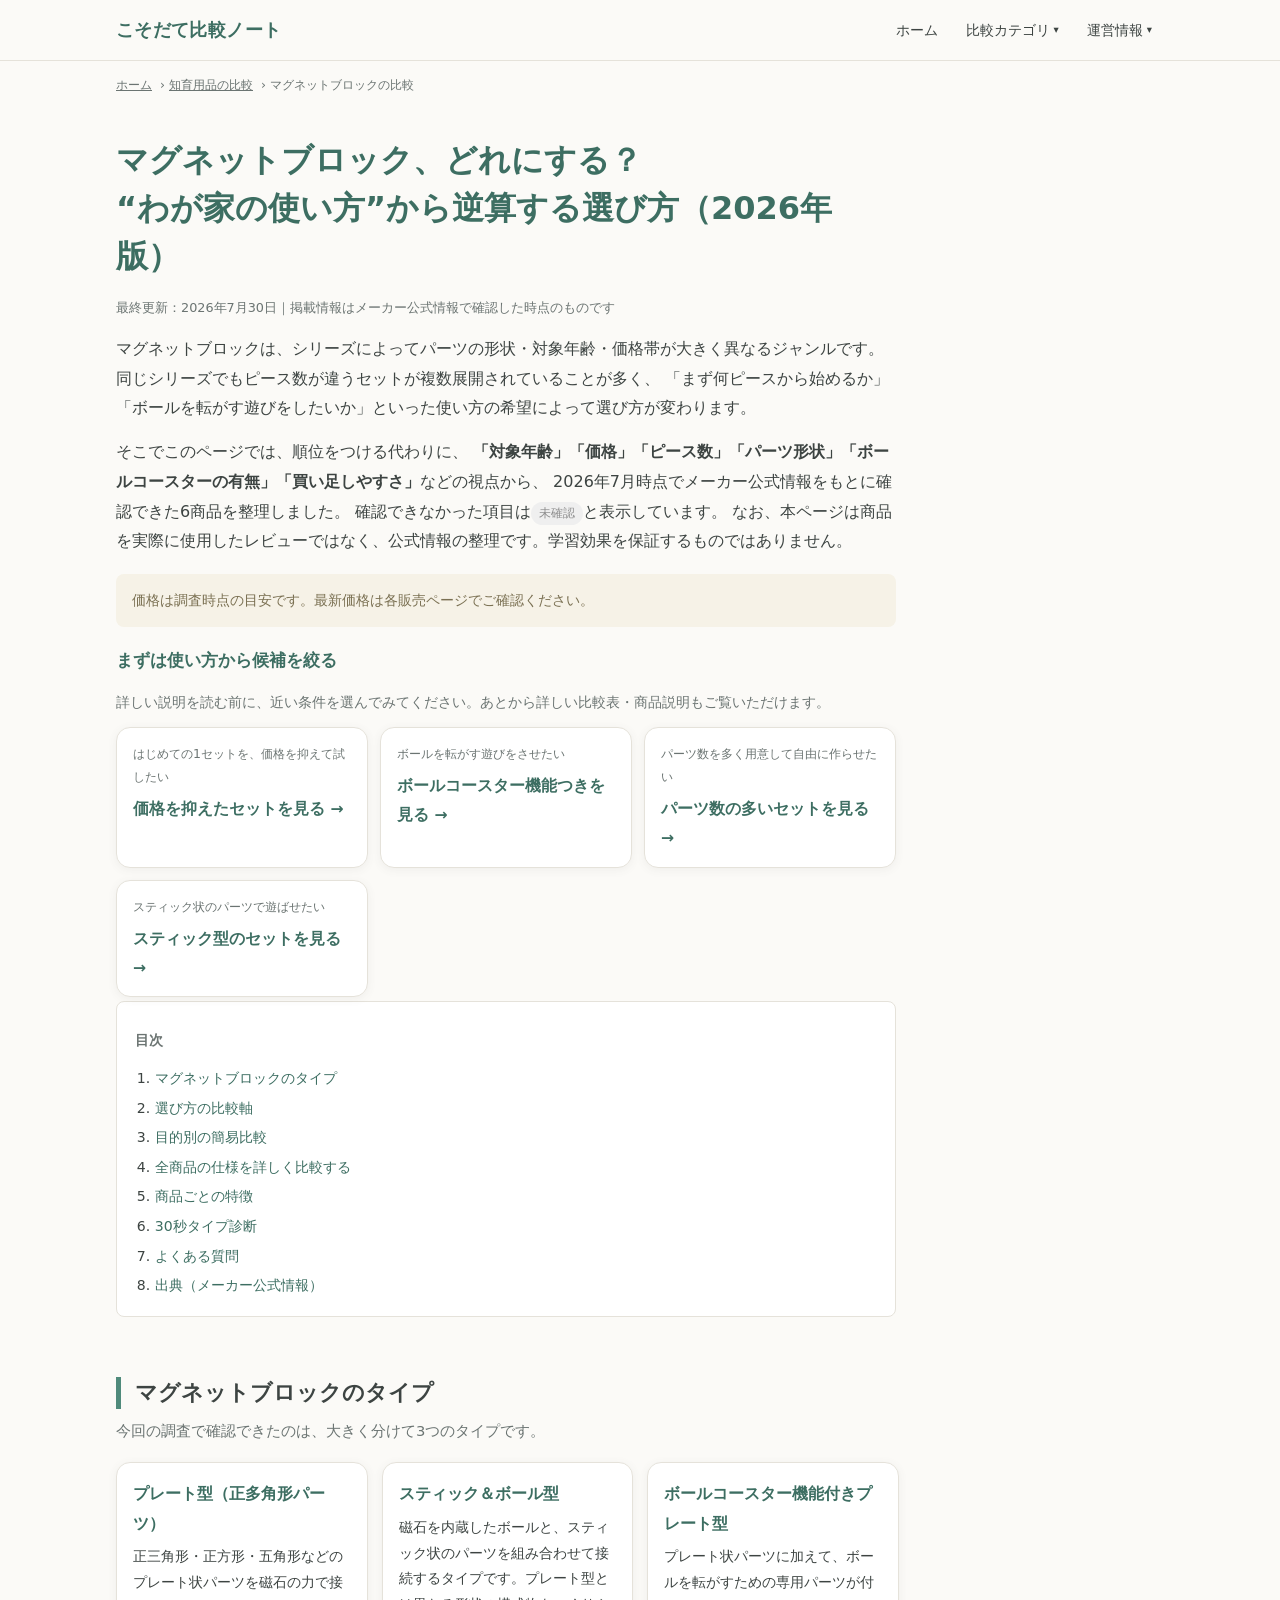
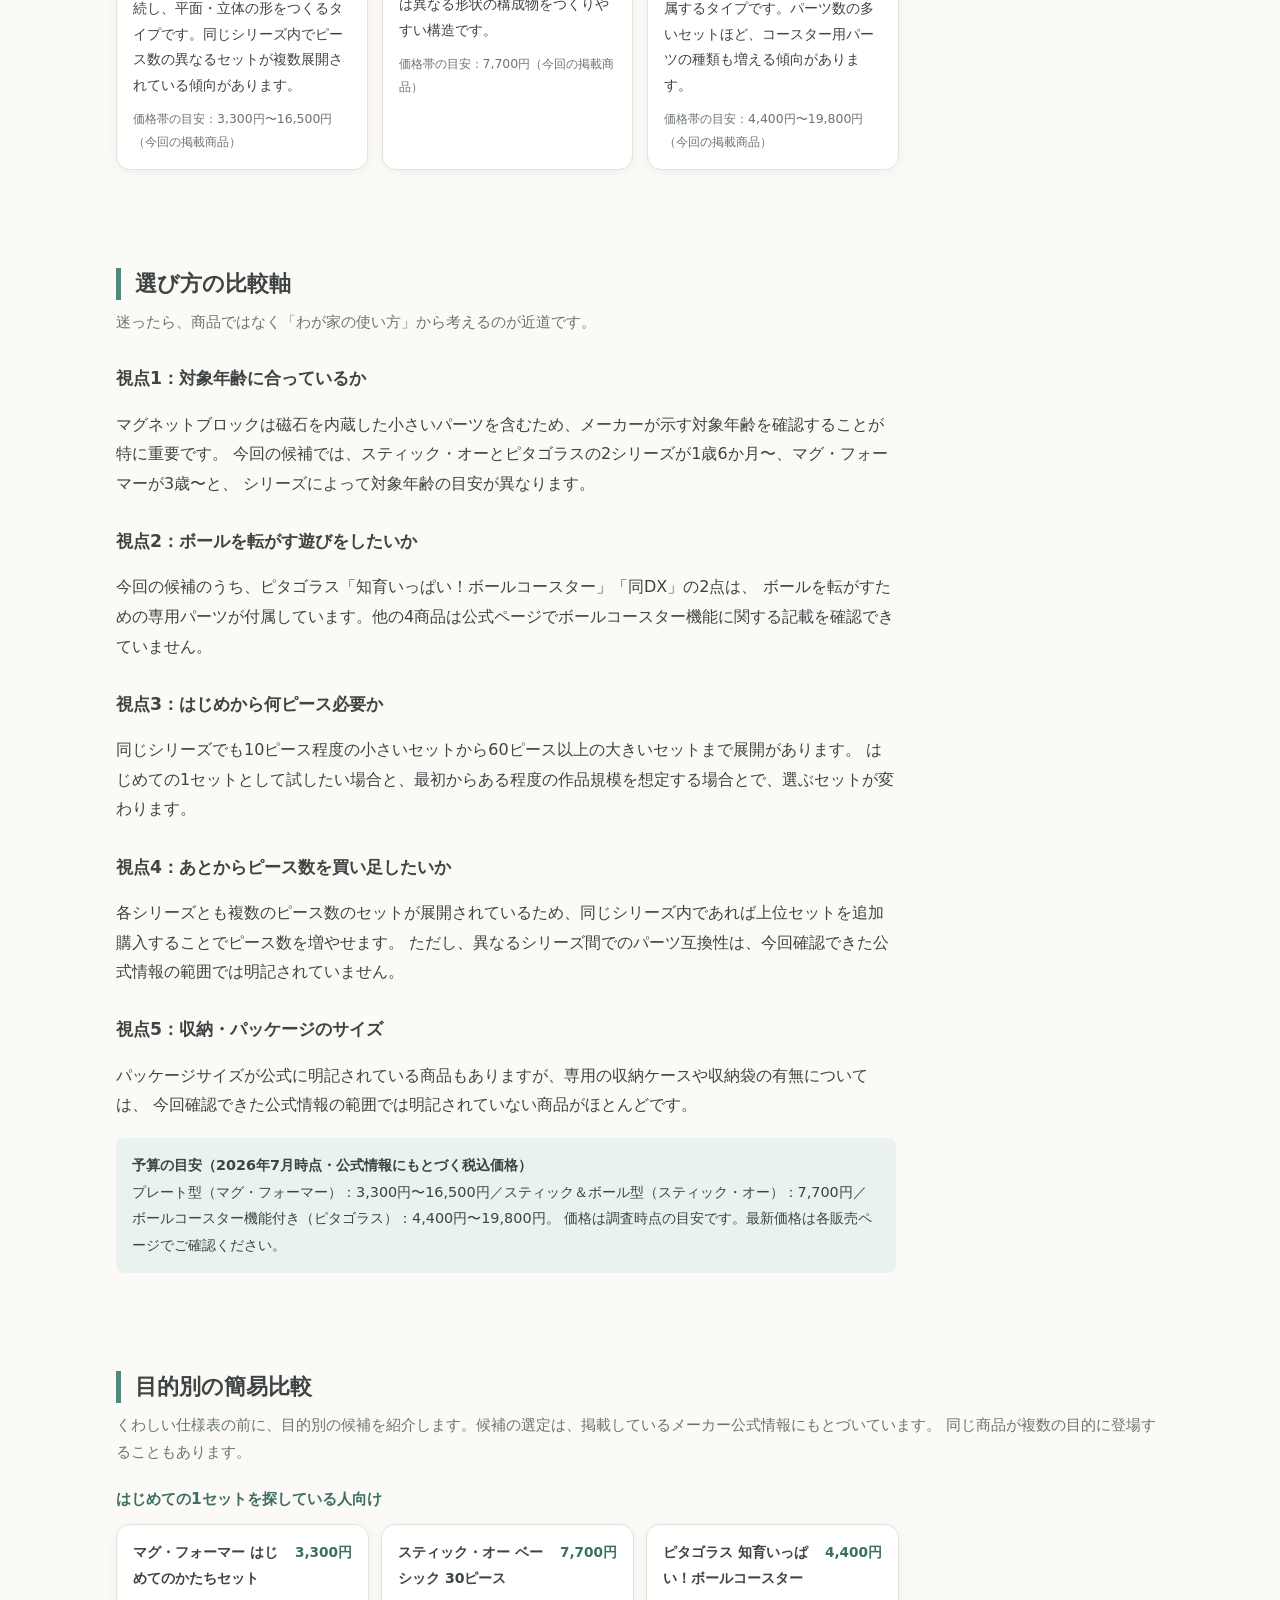
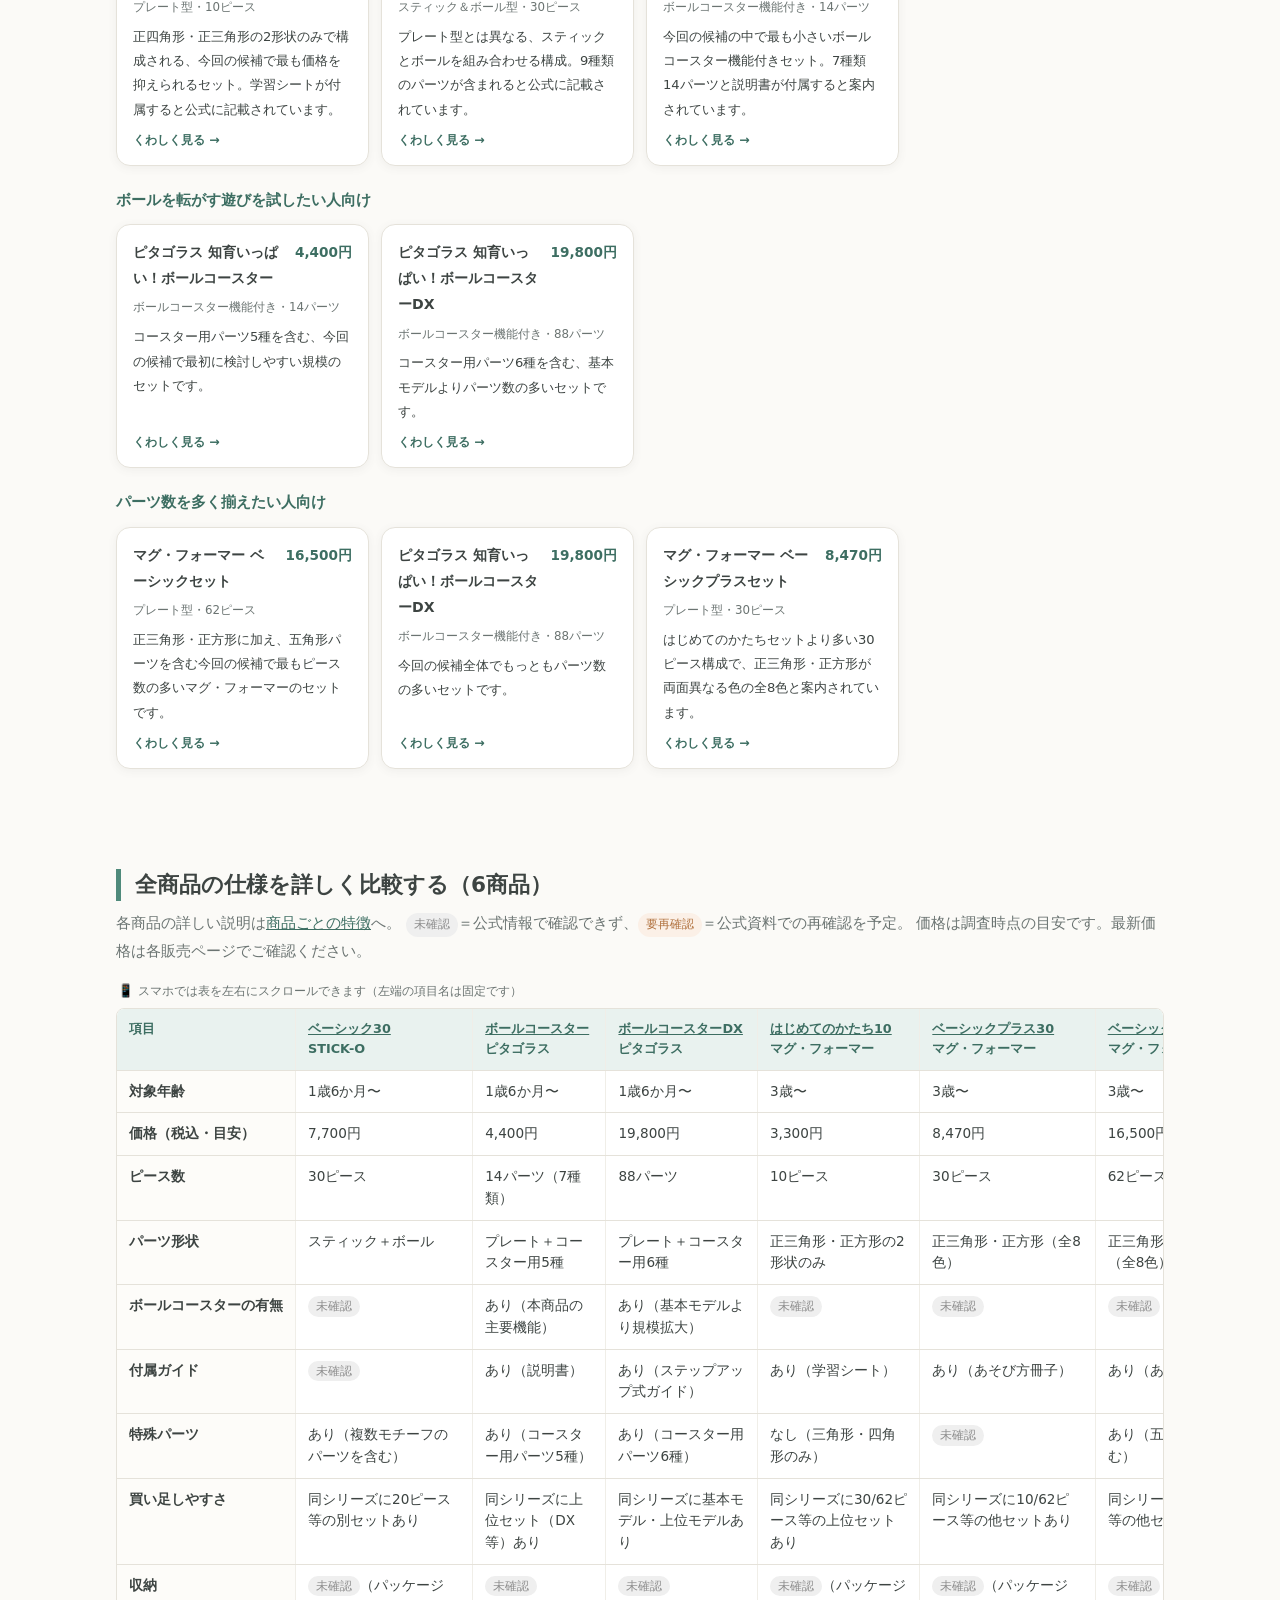
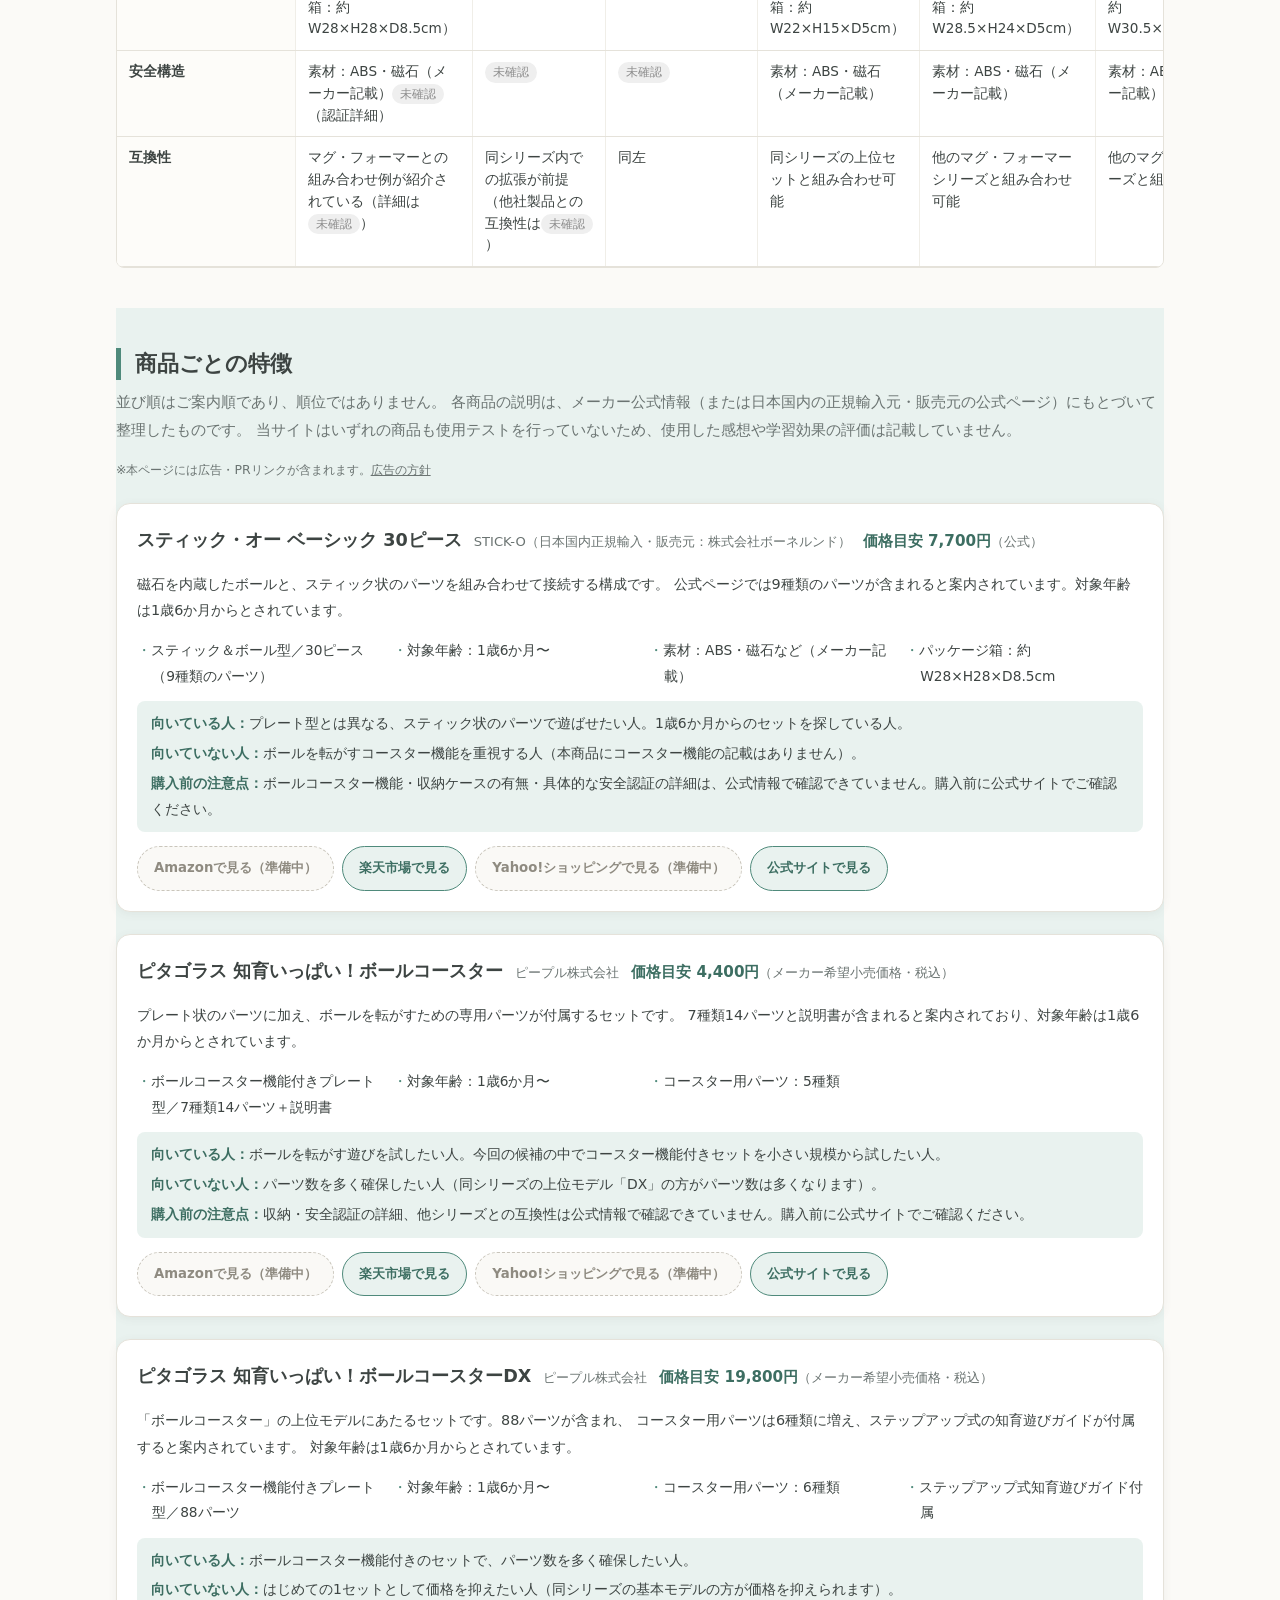
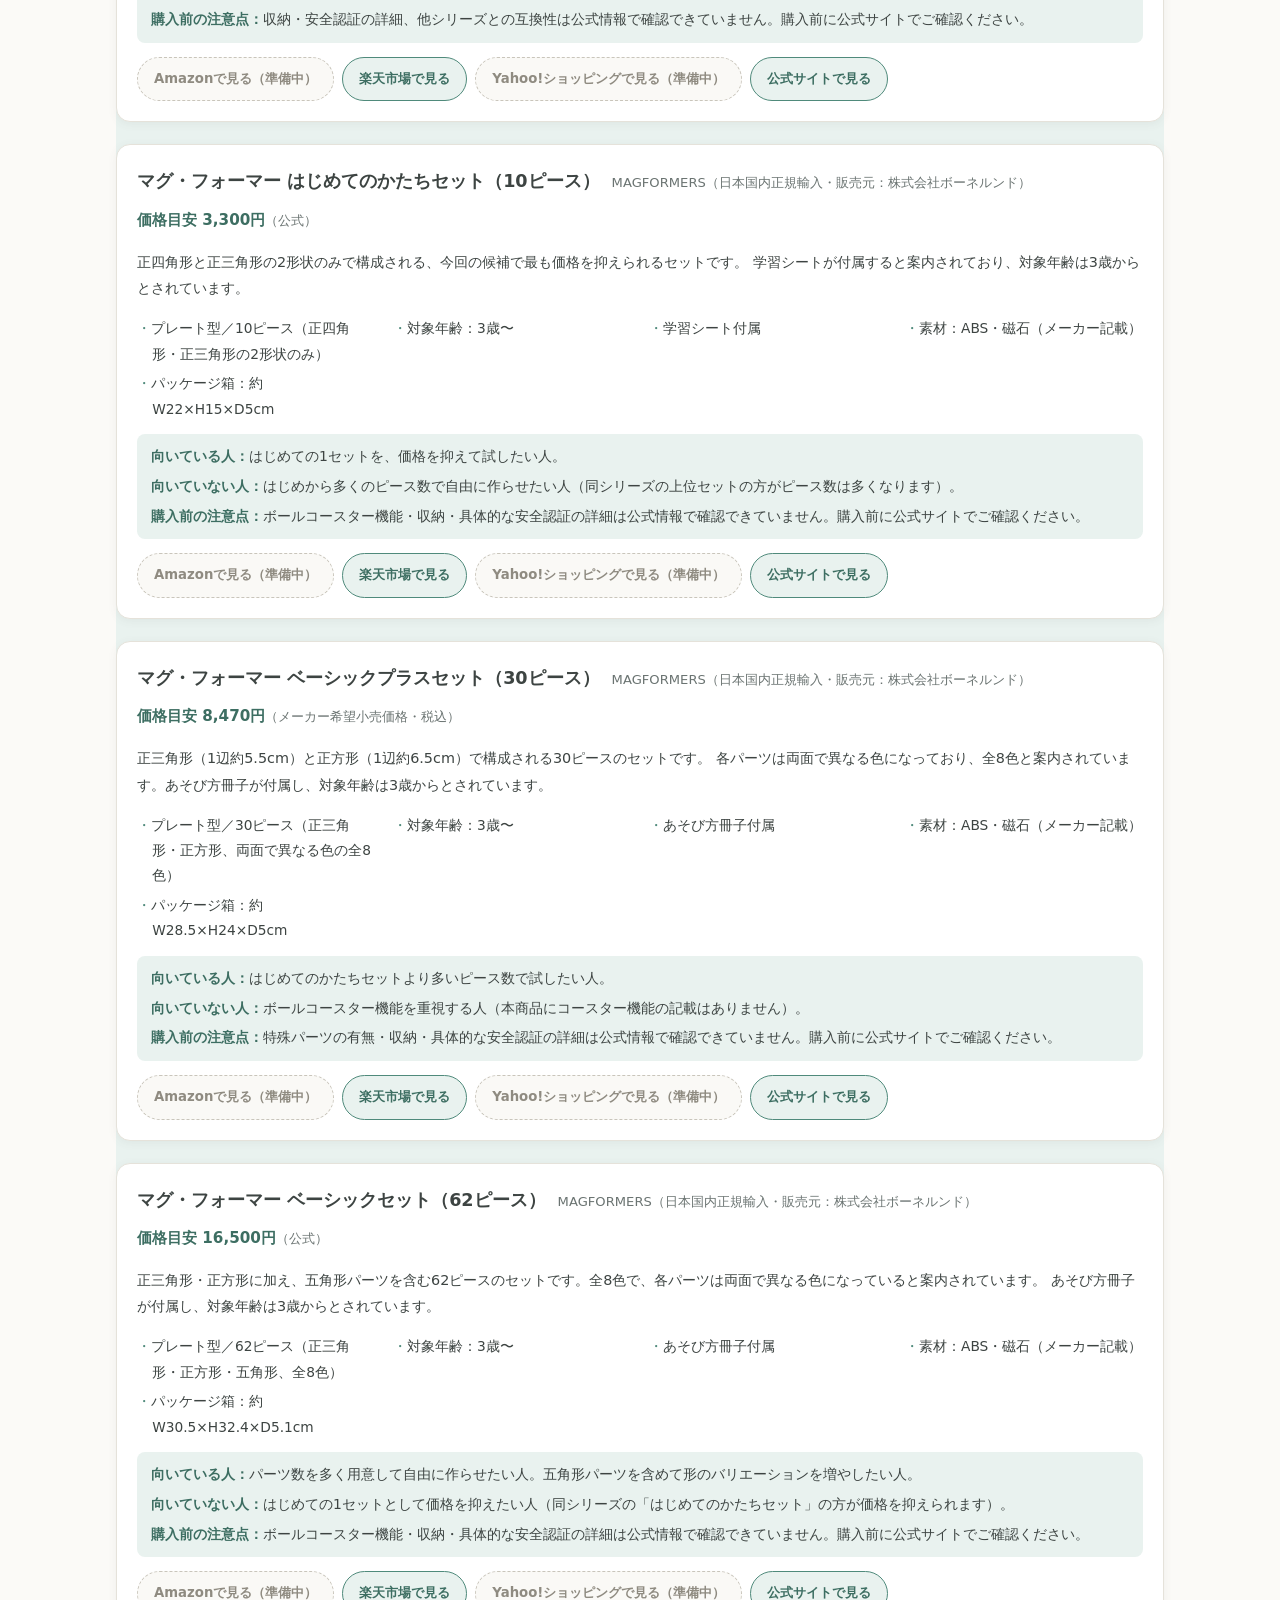
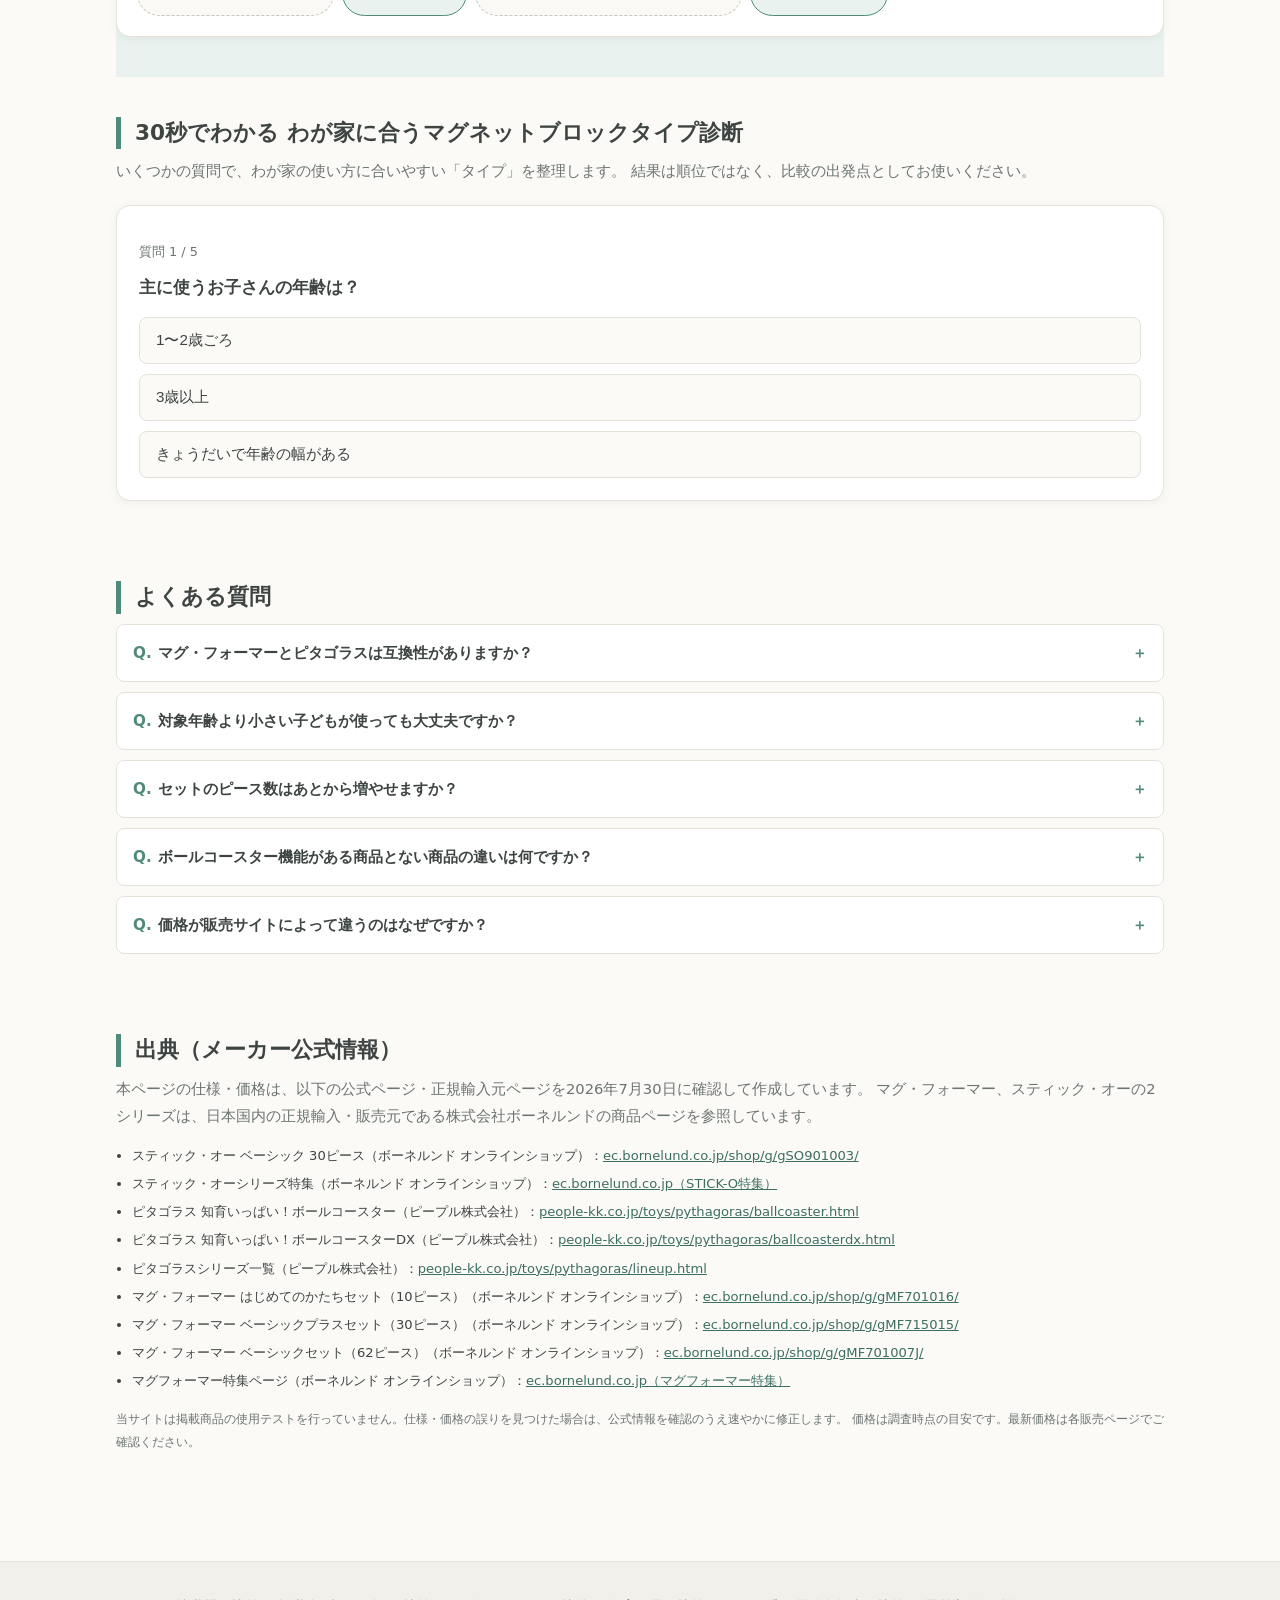
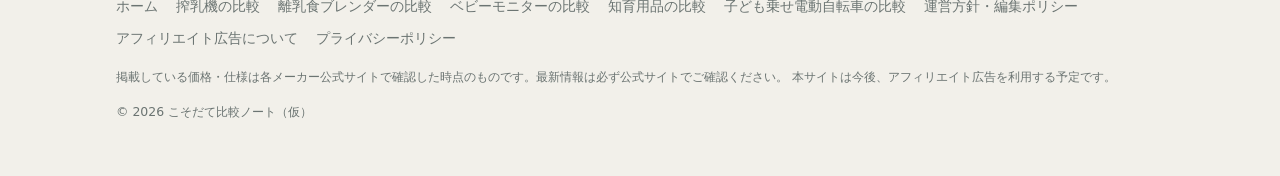
<file: public/magnetblock.html>
<!DOCTYPE html>
<html lang="ja">
<head>
<meta charset="UTF-8">
<meta name="viewport" content="width=device-width, initial-scale=1">
<meta name="google-site-verification" content="jQ2ERk1EOT_RBc7FGGnkCHVybZwU9jA02yAc_kkbmw0" />
<!-- Google tag (gtag.js) -->
<script async src="https://www.googletagmanager.com/gtag/js?id=G-FZPYG6CCM2"></script>
<script>
  window.dataLayer = window.dataLayer || [];
  function gtag(){dataLayer.push(arguments);}
  gtag('js', new Date());
  gtag('config', 'G-FZPYG6CCM2');
</script>
<title>マグネットブロックの選び方と比較（2026年版）｜こそだて比較ノート（仮）</title>
<meta name="description" content="スティック・オー、ピタゴラス、マグ・フォーマーなど、マグネットブロック6商品をメーカー公式情報にもとづいて整理しました。対象年齢・ピース数・価格帯から、わが家に合うセットを比較できます。">
<link rel="stylesheet" href="assets/css/style.css">
</head>
<body>

<header class="site-header">
  <div class="container header-inner">
    <a class="brand" href="index.html">
      <span class="brand-logo">こそだて比較ノート</span>
    </a>
    <button class="nav-toggle" aria-expanded="false" aria-controls="global-nav">メニュー ☰</button>
    <nav class="global-nav" id="global-nav" aria-label="サイト内メニュー">
      <ul>
        <li><a href="index.html">ホーム</a></li>
        <li class="nav-has-sub">
          <button class="nav-sub-toggle" aria-expanded="false">比較カテゴリ <span class="nav-caret" aria-hidden="true">▾</span></button>
          <ul class="nav-submenu">
            <li><a href="sakunyuki.html">搾乳機の比較</a></li>
            <li><a href="blender.html">離乳食ブレンダーの比較</a></li>
            <li><a href="babymonitor.html">ベビーモニターの比較</a></li>
            <li><a href="chiiku.html">知育用品の比較</a></li>
            <li><a href="kidsbike.html">子ども乗せ電動自転車の比較</a></li>
          </ul>
        </li>
        <li class="nav-has-sub">
          <button class="nav-sub-toggle" aria-expanded="false">運営情報 <span class="nav-caret" aria-hidden="true">▾</span></button>
          <ul class="nav-submenu">
            <li><a href="about.html">運営方針</a></li>
            <li><a href="ads-policy.html">広告について</a></li>
            <li><a href="privacy.html">プライバシー</a></li>
          </ul>
        </li>
      </ul>
    </nav>
  </div>
</header>

<main>
<div class="container">

  <nav class="breadcrumb" aria-label="パンくず">
    <ol>
      <li><a href="index.html">ホーム</a></li>
      <li><a href="chiiku.html">知育用品の比較</a></li>
      <li>マグネットブロックの比較</li>
    </ol>
  </nav>

  <!-- 導入 -->
  <section class="section" style="padding-bottom:20px;">
    <div class="article">
      <h1 class="hero-copy" style="font-size:clamp(1.4rem,4vw,2rem);">マグネットブロック、どれにする？<br>“わが家の使い方”から逆算する選び方（2026年版）</h1>
      <p style="font-size:0.8rem;color:var(--c-ink-soft);">最終更新：2026年7月30日｜掲載情報はメーカー公式情報で確認した時点のものです</p>

      <p>
        マグネットブロックは、シリーズによってパーツの形状・対象年齢・価格帯が大きく異なるジャンルです。
        同じシリーズでもピース数が違うセットが複数展開されていることが多く、
        「まず何ピースから始めるか」「ボールを転がす遊びをしたいか」といった使い方の希望によって選び方が変わります。
      </p>
      <p>
        そこでこのページでは、順位をつける代わりに、
        <strong>「対象年齢」「価格」「ピース数」「パーツ形状」「ボールコースターの有無」「買い足しやすさ」</strong>などの視点から、
        2026年7月時点でメーカー公式情報をもとに確認できた6商品を整理しました。
        確認できなかった項目は<span class="chip-unverified">未確認</span>と表示しています。
        なお、本ページは商品を実際に使用したレビューではなく、公式情報の整理です。学習効果を保証するものではありません。
      </p>
      <div class="note-box">
        価格は調査時点の目安です。最新価格は各販売ページでご確認ください。
      </div>

      <div class="quick-guide" id="quick-guide">
        <h2 class="quick-guide-heading">まずは使い方から候補を絞る</h2>
        <p class="quick-guide-lead">詳しい説明を読む前に、近い条件を選んでみてください。あとから詳しい比較表・商品説明もご覧いただけます。</p>
        <div class="quick-guide-grid">
          <a class="card quick-guide-item" href="#p-magformers-hajimete10">
            <span class="quick-guide-cond">はじめての1セットを、価格を抑えて試したい</span>
            <span class="quick-guide-type">価格を抑えたセットを見る →</span>
          </a>
          <a class="card quick-guide-item" href="#p-pythagoras-ballcoaster">
            <span class="quick-guide-cond">ボールを転がす遊びをさせたい</span>
            <span class="quick-guide-type">ボールコースター機能つきを見る →</span>
          </a>
          <a class="card quick-guide-item" href="#p-magformers-basic62">
            <span class="quick-guide-cond">パーツ数を多く用意して自由に作らせたい</span>
            <span class="quick-guide-type">パーツ数の多いセットを見る →</span>
          </a>
          <a class="card quick-guide-item" href="#p-sticko-basic30">
            <span class="quick-guide-cond">スティック状のパーツで遊ばせたい</span>
            <span class="quick-guide-type">スティック型のセットを見る →</span>
          </a>
        </div>
      </div>

      <nav class="toc" aria-label="目次">
        <p class="toc-title">目次</p>
        <ol>
          <li><a href="#types">マグネットブロックのタイプ</a></li>
          <li><a href="#howto">選び方の比較軸</a></li>
          <li><a href="#mini-compare">目的別の簡易比較</a></li>
          <li><a href="#table">全商品の仕様を詳しく比較する</a></li>
          <li><a href="#products">商品ごとの特徴</a></li>
          <li><a href="#quiz">30秒タイプ診断</a></li>
          <li><a href="#faq">よくある質問</a></li>
          <li><a href="#sources">出典（メーカー公式情報）</a></li>
        </ol>
      </nav>
    </div>
  </section>

  <!-- タイプ解説 -->
  <section class="section" id="types">
    <h2 class="section-title">マグネットブロックのタイプ</h2>
    <p class="section-lead">今回の調査で確認できたのは、大きく分けて3つのタイプです。</p>

    <div class="type-grid">
      <div class="card type-card">
        <h3>プレート型（正多角形パーツ）</h3>
        <p>正三角形・正方形・五角形などのプレート状パーツを磁石の力で接続し、平面・立体の形をつくるタイプです。同じシリーズ内でピース数の異なるセットが複数展開されている傾向があります。</p>
        <span class="type-meta">価格帯の目安：3,300円〜16,500円（今回の掲載商品）</span>
      </div>
      <div class="card type-card">
        <h3>スティック＆ボール型</h3>
        <p>磁石を内蔵したボールと、スティック状のパーツを組み合わせて接続するタイプです。プレート型とは異なる形状の構成物をつくりやすい構造です。</p>
        <span class="type-meta">価格帯の目安：7,700円（今回の掲載商品）</span>
      </div>
      <div class="card type-card">
        <h3>ボールコースター機能付きプレート型</h3>
        <p>プレート状パーツに加えて、ボールを転がすための専用パーツが付属するタイプです。パーツ数の多いセットほど、コースター用パーツの種類も増える傾向があります。</p>
        <span class="type-meta">価格帯の目安：4,400円〜19,800円（今回の掲載商品）</span>
      </div>
    </div>
  </section>

  <!-- 選び方の比較軸 -->
  <section class="section" id="howto">
    <h2 class="section-title">選び方の比較軸</h2>
    <p class="section-lead">迷ったら、商品ではなく「わが家の使い方」から考えるのが近道です。</p>

    <div class="article">
      <h3>視点1：対象年齢に合っているか</h3>
      <p>
        マグネットブロックは磁石を内蔵した小さいパーツを含むため、メーカーが示す対象年齢を確認することが特に重要です。
        今回の候補では、スティック・オーとピタゴラスの2シリーズが1歳6か月〜、マグ・フォーマーが3歳〜と、
        シリーズによって対象年齢の目安が異なります。
      </p>

      <h3>視点2：ボールを転がす遊びをしたいか</h3>
      <p>
        今回の候補のうち、ピタゴラス「知育いっぱい！ボールコースター」「同DX」の2点は、
        ボールを転がすための専用パーツが付属しています。他の4商品は公式ページでボールコースター機能に関する記載を確認できていません。
      </p>

      <h3>視点3：はじめから何ピース必要か</h3>
      <p>
        同じシリーズでも10ピース程度の小さいセットから60ピース以上の大きいセットまで展開があります。
        はじめての1セットとして試したい場合と、最初からある程度の作品規模を想定する場合とで、選ぶセットが変わります。
      </p>

      <h3>視点4：あとからピース数を買い足したいか</h3>
      <p>
        各シリーズとも複数のピース数のセットが展開されているため、同じシリーズ内であれば上位セットを追加購入することでピース数を増やせます。
        ただし、異なるシリーズ間でのパーツ互換性は、今回確認できた公式情報の範囲では明記されていません。
      </p>

      <h3>視点5：収納・パッケージのサイズ</h3>
      <p>
        パッケージサイズが公式に明記されている商品もありますが、専用の収納ケースや収納袋の有無については、
        今回確認できた公式情報の範囲では明記されていない商品がほとんどです。
      </p>

      <div class="info-box">
        <strong>予算の目安（2026年7月時点・公式情報にもとづく税込価格）</strong><br>
        プレート型（マグ・フォーマー）：3,300円〜16,500円／スティック＆ボール型（スティック・オー）：7,700円／ボールコースター機能付き（ピタゴラス）：4,400円〜19,800円。
        価格は調査時点の目安です。最新価格は各販売ページでご確認ください。
      </div>
    </div>
  </section>

  <!-- 目的別の簡易比較 -->
  <section class="section" id="mini-compare">
    <h2 class="section-title">目的別の簡易比較</h2>
    <p class="section-lead">
      くわしい仕様表の前に、目的別の候補を紹介します。候補の選定は、掲載しているメーカー公式情報にもとづいています。
      同じ商品が複数の目的に登場することもあります。
    </p>

    <div class="mini-compare-group">
      <h3 class="mini-compare-heading">はじめての1セットを探している人向け</h3>
      <div class="mini-compare-cards">
        <a class="card mini-compare-card" href="#p-magformers-hajimete10">
          <div class="mini-compare-top">
            <span class="mini-compare-name">マグ・フォーマー はじめてのかたちセット</span>
            <span class="mini-compare-price">3,300円</span>
          </div>
          <span class="mini-compare-type">プレート型・10ピース</span>
          <p class="mini-compare-reason">正四角形・正三角形の2形状のみで構成される、今回の候補で最も価格を抑えられるセット。学習シートが付属すると公式に記載されています。</p>
          <span class="mini-compare-link">くわしく見る →</span>
        </a>
        <a class="card mini-compare-card" href="#p-sticko-basic30">
          <div class="mini-compare-top">
            <span class="mini-compare-name">スティック・オー ベーシック 30ピース</span>
            <span class="mini-compare-price">7,700円</span>
          </div>
          <span class="mini-compare-type">スティック＆ボール型・30ピース</span>
          <p class="mini-compare-reason">プレート型とは異なる、スティックとボールを組み合わせる構成。9種類のパーツが含まれると公式に記載されています。</p>
          <span class="mini-compare-link">くわしく見る →</span>
        </a>
        <a class="card mini-compare-card" href="#p-pythagoras-ballcoaster">
          <div class="mini-compare-top">
            <span class="mini-compare-name">ピタゴラス 知育いっぱい！ボールコースター</span>
            <span class="mini-compare-price">4,400円</span>
          </div>
          <span class="mini-compare-type">ボールコースター機能付き・14パーツ</span>
          <p class="mini-compare-reason">今回の候補の中で最も小さいボールコースター機能付きセット。7種類14パーツと説明書が付属すると案内されています。</p>
          <span class="mini-compare-link">くわしく見る →</span>
        </a>
      </div>
    </div>

    <div class="mini-compare-group">
      <h3 class="mini-compare-heading">ボールを転がす遊びを試したい人向け</h3>
      <div class="mini-compare-cards">
        <a class="card mini-compare-card" href="#p-pythagoras-ballcoaster">
          <div class="mini-compare-top">
            <span class="mini-compare-name">ピタゴラス 知育いっぱい！ボールコースター</span>
            <span class="mini-compare-price">4,400円</span>
          </div>
          <span class="mini-compare-type">ボールコースター機能付き・14パーツ</span>
          <p class="mini-compare-reason">コースター用パーツ5種を含む、今回の候補で最初に検討しやすい規模のセットです。</p>
          <span class="mini-compare-link">くわしく見る →</span>
        </a>
        <a class="card mini-compare-card" href="#p-pythagoras-ballcoaster-dx">
          <div class="mini-compare-top">
            <span class="mini-compare-name">ピタゴラス 知育いっぱい！ボールコースターDX</span>
            <span class="mini-compare-price">19,800円</span>
          </div>
          <span class="mini-compare-type">ボールコースター機能付き・88パーツ</span>
          <p class="mini-compare-reason">コースター用パーツ6種を含む、基本モデルよりパーツ数の多いセットです。</p>
          <span class="mini-compare-link">くわしく見る →</span>
        </a>
      </div>
    </div>

    <div class="mini-compare-group">
      <h3 class="mini-compare-heading">パーツ数を多く揃えたい人向け</h3>
      <div class="mini-compare-cards">
        <a class="card mini-compare-card" href="#p-magformers-basic62">
          <div class="mini-compare-top">
            <span class="mini-compare-name">マグ・フォーマー ベーシックセット</span>
            <span class="mini-compare-price">16,500円</span>
          </div>
          <span class="mini-compare-type">プレート型・62ピース</span>
          <p class="mini-compare-reason">正三角形・正方形に加え、五角形パーツを含む今回の候補で最もピース数の多いマグ・フォーマーのセットです。</p>
          <span class="mini-compare-link">くわしく見る →</span>
        </a>
        <a class="card mini-compare-card" href="#p-pythagoras-ballcoaster-dx">
          <div class="mini-compare-top">
            <span class="mini-compare-name">ピタゴラス 知育いっぱい！ボールコースターDX</span>
            <span class="mini-compare-price">19,800円</span>
          </div>
          <span class="mini-compare-type">ボールコースター機能付き・88パーツ</span>
          <p class="mini-compare-reason">今回の候補全体でもっともパーツ数の多いセットです。</p>
          <span class="mini-compare-link">くわしく見る →</span>
        </a>
        <a class="card mini-compare-card" href="#p-magformers-basicplus30">
          <div class="mini-compare-top">
            <span class="mini-compare-name">マグ・フォーマー ベーシックプラスセット</span>
            <span class="mini-compare-price">8,470円</span>
          </div>
          <span class="mini-compare-type">プレート型・30ピース</span>
          <p class="mini-compare-reason">はじめてのかたちセットより多い30ピース構成で、正三角形・正方形が両面異なる色の全8色と案内されています。</p>
          <span class="mini-compare-link">くわしく見る →</span>
        </a>
      </div>
    </div>
  </section>

  <!-- 比較表 -->
  <section class="section" id="table">
    <h2 class="section-title">全商品の仕様を詳しく比較する（6商品）</h2>
    <p class="section-lead">
      各商品の詳しい説明は<a href="#products">商品ごとの特徴</a>へ。
      <span class="chip-unverified">未確認</span>＝公式情報で確認できず、<span class="chip-recheck">要再確認</span>＝公式資料での再確認を予定。
      価格は調査時点の目安です。最新価格は各販売ページでご確認ください。
    </p>
    <p class="table-scroll-hint">📱 スマホでは表を左右にスクロールできます（左端の項目名は固定です）</p>

    <div class="table-scroll" tabindex="0" role="region" aria-label="マグネットブロック6商品の比較表">
      <table class="compare-table">
        <thead>
          <tr>
            <th class="row-label">項目</th>
            <th><a href="#p-sticko-basic30">ベーシック30</a><br>STICK-O</th>
            <th><a href="#p-pythagoras-ballcoaster">ボールコースター</a><br>ピタゴラス</th>
            <th><a href="#p-pythagoras-ballcoaster-dx">ボールコースターDX</a><br>ピタゴラス</th>
            <th><a href="#p-magformers-hajimete10">はじめてのかたち10</a><br>マグ・フォーマー</th>
            <th><a href="#p-magformers-basicplus30">ベーシックプラス30</a><br>マグ・フォーマー</th>
            <th><a href="#p-magformers-basic62">ベーシック62</a><br>マグ・フォーマー</th>
          </tr>
        </thead>
        <tbody>
          <tr>
            <th class="row-label">対象年齢</th>
            <td>1歳6か月〜</td>
            <td>1歳6か月〜</td>
            <td>1歳6か月〜</td>
            <td>3歳〜</td>
            <td>3歳〜</td>
            <td>3歳〜</td>
          </tr>
          <tr>
            <th class="row-label">価格（税込・目安）</th>
            <td>7,700円</td>
            <td>4,400円</td>
            <td>19,800円</td>
            <td>3,300円</td>
            <td>8,470円</td>
            <td>16,500円</td>
          </tr>
          <tr>
            <th class="row-label">ピース数</th>
            <td>30ピース</td>
            <td>14パーツ（7種類）</td>
            <td>88パーツ</td>
            <td>10ピース</td>
            <td>30ピース</td>
            <td>62ピース</td>
          </tr>
          <tr>
            <th class="row-label">パーツ形状</th>
            <td>スティック＋ボール</td>
            <td>プレート＋コースター用5種</td>
            <td>プレート＋コースター用6種</td>
            <td>正三角形・正方形の2形状のみ</td>
            <td>正三角形・正方形（全8色）</td>
            <td>正三角形・正方形・五角形（全8色）</td>
          </tr>
          <tr>
            <th class="row-label">ボールコースターの有無</th>
            <td><span class="chip-unverified">未確認</span></td>
            <td>あり（本商品の主要機能）</td>
            <td>あり（基本モデルより規模拡大）</td>
            <td><span class="chip-unverified">未確認</span></td>
            <td><span class="chip-unverified">未確認</span></td>
            <td><span class="chip-unverified">未確認</span></td>
          </tr>
          <tr>
            <th class="row-label">付属ガイド</th>
            <td><span class="chip-unverified">未確認</span></td>
            <td>あり（説明書）</td>
            <td>あり（ステップアップ式ガイド）</td>
            <td>あり（学習シート）</td>
            <td>あり（あそび方冊子）</td>
            <td>あり（あそび方冊子）</td>
          </tr>
          <tr>
            <th class="row-label">特殊パーツ</th>
            <td>あり（複数モチーフのパーツを含む）</td>
            <td>あり（コースター用パーツ5種）</td>
            <td>あり（コースター用パーツ6種）</td>
            <td>なし（三角形・四角形のみ）</td>
            <td><span class="chip-unverified">未確認</span></td>
            <td>あり（五角形パーツを含む）</td>
          </tr>
          <tr>
            <th class="row-label">買い足しやすさ</th>
            <td>同シリーズに20ピース等の別セットあり</td>
            <td>同シリーズに上位セット（DX等）あり</td>
            <td>同シリーズに基本モデル・上位モデルあり</td>
            <td>同シリーズに30/62ピース等の上位セットあり</td>
            <td>同シリーズに10/62ピース等の他セットあり</td>
            <td>同シリーズに10/30ピース等の他セットあり</td>
          </tr>
          <tr>
            <th class="row-label">収納</th>
            <td><span class="chip-unverified">未確認</span>（パッケージ箱：約W28×H28×D8.5cm）</td>
            <td><span class="chip-unverified">未確認</span></td>
            <td><span class="chip-unverified">未確認</span></td>
            <td><span class="chip-unverified">未確認</span>（パッケージ箱：約W22×H15×D5cm）</td>
            <td><span class="chip-unverified">未確認</span>（パッケージ箱：約W28.5×H24×D5cm）</td>
            <td><span class="chip-unverified">未確認</span>（パッケージ箱：約W30.5×H32.4×D5.1cm）</td>
          </tr>
          <tr>
            <th class="row-label">安全構造</th>
            <td>素材：ABS・磁石（メーカー記載）<span class="chip-unverified">未確認</span>（認証詳細）</td>
            <td><span class="chip-unverified">未確認</span></td>
            <td><span class="chip-unverified">未確認</span></td>
            <td>素材：ABS・磁石（メーカー記載）</td>
            <td>素材：ABS・磁石（メーカー記載）</td>
            <td>素材：ABS・磁石（メーカー記載）</td>
          </tr>
          <tr>
            <th class="row-label">互換性</th>
            <td>マグ・フォーマーとの組み合わせ例が紹介されている（詳細は<span class="chip-unverified">未確認</span>）</td>
            <td>同シリーズ内での拡張が前提（他社製品との互換性は<span class="chip-unverified">未確認</span>）</td>
            <td>同左</td>
            <td>同シリーズの上位セットと組み合わせ可能</td>
            <td>他のマグ・フォーマーシリーズと組み合わせ可能</td>
            <td>他のマグ・フォーマーシリーズと組み合わせ可能</td>
          </tr>
        </tbody>
      </table>
    </div>
  </section>

  <!-- 商品ごとの特徴 -->
  <section class="section section-alt" id="products">
    <h2 class="section-title">商品ごとの特徴</h2>
    <p class="section-lead">
      並び順はご案内順であり、順位ではありません。
      各商品の説明は、メーカー公式情報（または日本国内の正規輸入元・販売元の公式ページ）にもとづいて整理したものです。
      当サイトはいずれの商品も使用テストを行っていないため、使用した感想や学習効果の評価は記載していません。
    </p>
    <p class="pr-note-inline">※本ページには広告・PRリンクが含まれます。<a href="ads-policy.html">広告の方針</a></p>

    <article class="card product-card" id="p-sticko-basic30">
      <div class="product-head">
        <h3>スティック・オー ベーシック 30ピース</h3>
        <span class="product-maker">STICK-O（日本国内正規輸入・販売元：株式会社ボーネルンド）</span>
        <span class="product-price">価格目安 7,700円<small>（公式）</small></span>
      </div>
      <p style="font-size:0.9rem;">
        磁石を内蔵したボールと、スティック状のパーツを組み合わせて接続する構成です。
        公式ページでは9種類のパーツが含まれると案内されています。対象年齢は1歳6か月からとされています。
      </p>
      <ul class="spec-list">
        <li>スティック＆ボール型／30ピース（9種類のパーツ）</li>
        <li>対象年齢：1歳6か月〜</li>
        <li>素材：ABS・磁石など（メーカー記載）</li>
        <li>パッケージ箱：約W28×H28×D8.5cm</li>
      </ul>
      <div class="fit-box">
        <p><strong>向いている人：</strong>プレート型とは異なる、スティック状のパーツで遊ばせたい人。1歳6か月からのセットを探している人。</p>
        <p><strong>向いていない人：</strong>ボールを転がすコースター機能を重視する人（本商品にコースター機能の記載はありません）。</p>
        <p><strong>購入前の注意点：</strong>ボールコースター機能・収納ケースの有無・具体的な安全認証の詳細は、公式情報で確認できていません。購入前に公式サイトでご確認ください。</p>
      </div>
      <div class="shoplinks">
        <!-- TODO: アフィリエイトリンク設置箇所（Amazonアソシエイト） -->
        <span class="shoplink">Amazonで見る（準備中）</span>
        <!-- TODO: アフィリエイトリンク設置箇所（楽天アフィリエイト） -->
        <a class="shoplink is-live" href="https://hb.afl.rakuten.co.jp/ichiba/563ec29f.aa178f1f.563ec2a0.dc4171e6/?pc=https%3A%2F%2Fitem.rakuten.co.jp%2Fmoc-kinoomocha%2Fso901003%2F&amp;link_type=hybrid_url&amp;ut=[base64]" target="_blank" rel="sponsored noopener">楽天市場で見る</a>
        <!-- TODO: アフィリエイトリンク設置箇所（Yahoo!ショッピング） -->
        <span class="shoplink">Yahoo!ショッピングで見る（準備中）</span>
        <a class="shoplink is-live" href="https://ec.bornelund.co.jp/shop/g/gSO901003/" target="_blank" rel="noopener">公式サイトで見る</a>
      </div>
    </article>

    <article class="card product-card" id="p-pythagoras-ballcoaster">
      <div class="product-head">
        <h3>ピタゴラス 知育いっぱい！ボールコースター</h3>
        <span class="product-maker">ピープル株式会社</span>
        <span class="product-price">価格目安 4,400円<small>（メーカー希望小売価格・税込）</small></span>
      </div>
      <p style="font-size:0.9rem;">
        プレート状のパーツに加え、ボールを転がすための専用パーツが付属するセットです。
        7種類14パーツと説明書が含まれると案内されており、対象年齢は1歳6か月からとされています。
      </p>
      <ul class="spec-list">
        <li>ボールコースター機能付きプレート型／7種類14パーツ＋説明書</li>
        <li>対象年齢：1歳6か月〜</li>
        <li>コースター用パーツ：5種類</li>
      </ul>
      <div class="fit-box">
        <p><strong>向いている人：</strong>ボールを転がす遊びを試したい人。今回の候補の中でコースター機能付きセットを小さい規模から試したい人。</p>
        <p><strong>向いていない人：</strong>パーツ数を多く確保したい人（同シリーズの上位モデル「DX」の方がパーツ数は多くなります）。</p>
        <p><strong>購入前の注意点：</strong>収納・安全認証の詳細、他シリーズとの互換性は公式情報で確認できていません。購入前に公式サイトでご確認ください。</p>
      </div>
      <div class="shoplinks">
        <!-- TODO: アフィリエイトリンク設置箇所（Amazonアソシエイト） -->
        <span class="shoplink">Amazonで見る（準備中）</span>
        <!-- TODO: アフィリエイトリンク設置箇所（楽天アフィリエイト） -->
        <a class="shoplink is-live" href="https://hb.afl.rakuten.co.jp/ichiba/56481bc8.95627d4a.56481bc9.c5800962/?pc=https%3A%2F%2Fitem.rakuten.co.jp%2Forange-baby%2F4977489027933%2F&amp;link_type=hybrid_url&amp;ut=[base64]" target="_blank" rel="sponsored noopener">楽天市場で見る</a>
        <!-- TODO: アフィリエイトリンク設置箇所（Yahoo!ショッピング） -->
        <span class="shoplink">Yahoo!ショッピングで見る（準備中）</span>
        <a class="shoplink is-live" href="https://www.people-kk.co.jp/toys/pythagoras/ballcoaster.html" target="_blank" rel="noopener">公式サイトで見る</a>
      </div>
    </article>

    <article class="card product-card" id="p-pythagoras-ballcoaster-dx">
      <div class="product-head">
        <h3>ピタゴラス 知育いっぱい！ボールコースターDX</h3>
        <span class="product-maker">ピープル株式会社</span>
        <span class="product-price">価格目安 19,800円<small>（メーカー希望小売価格・税込）</small></span>
      </div>
      <p style="font-size:0.9rem;">
        「ボールコースター」の上位モデルにあたるセットです。88パーツが含まれ、
        コースター用パーツは6種類に増え、ステップアップ式の知育遊びガイドが付属すると案内されています。
        対象年齢は1歳6か月からとされています。
      </p>
      <ul class="spec-list">
        <li>ボールコースター機能付きプレート型／88パーツ</li>
        <li>対象年齢：1歳6か月〜</li>
        <li>コースター用パーツ：6種類</li>
        <li>ステップアップ式知育遊びガイド付属</li>
      </ul>
      <div class="fit-box">
        <p><strong>向いている人：</strong>ボールコースター機能付きのセットで、パーツ数を多く確保したい人。</p>
        <p><strong>向いていない人：</strong>はじめての1セットとして価格を抑えたい人（同シリーズの基本モデルの方が価格を抑えられます）。</p>
        <p><strong>購入前の注意点：</strong>収納・安全認証の詳細、他シリーズとの互換性は公式情報で確認できていません。購入前に公式サイトでご確認ください。</p>
      </div>
      <div class="shoplinks">
        <!-- TODO: アフィリエイトリンク設置箇所（Amazonアソシエイト） -->
        <span class="shoplink">Amazonで見る（準備中）</span>
        <!-- TODO: アフィリエイトリンク設置箇所（楽天アフィリエイト） -->
        <a class="shoplink is-live" href="https://hb.afl.rakuten.co.jp/ichiba/563dbf02.a56f6738.563dbf03.e9f27f5e/?pc=https%3A%2F%2Fitem.rakuten.co.jp%2Fedion%2F4977489026844%2F&amp;link_type=hybrid_url&amp;ut=[base64]" target="_blank" rel="sponsored noopener">楽天市場で見る</a>
        <!-- TODO: アフィリエイトリンク設置箇所（Yahoo!ショッピング） -->
        <span class="shoplink">Yahoo!ショッピングで見る（準備中）</span>
        <a class="shoplink is-live" href="https://www.people-kk.co.jp/toys/pythagoras/ballcoasterdx.html" target="_blank" rel="noopener">公式サイトで見る</a>
      </div>
    </article>

    <article class="card product-card" id="p-magformers-hajimete10">
      <div class="product-head">
        <h3>マグ・フォーマー はじめてのかたちセット（10ピース）</h3>
        <span class="product-maker">MAGFORMERS（日本国内正規輸入・販売元：株式会社ボーネルンド）</span>
        <span class="product-price">価格目安 3,300円<small>（公式）</small></span>
      </div>
      <p style="font-size:0.9rem;">
        正四角形と正三角形の2形状のみで構成される、今回の候補で最も価格を抑えられるセットです。
        学習シートが付属すると案内されており、対象年齢は3歳からとされています。
      </p>
      <ul class="spec-list">
        <li>プレート型／10ピース（正四角形・正三角形の2形状のみ）</li>
        <li>対象年齢：3歳〜</li>
        <li>学習シート付属</li>
        <li>素材：ABS・磁石（メーカー記載）</li>
        <li>パッケージ箱：約W22×H15×D5cm</li>
      </ul>
      <div class="fit-box">
        <p><strong>向いている人：</strong>はじめての1セットを、価格を抑えて試したい人。</p>
        <p><strong>向いていない人：</strong>はじめから多くのピース数で自由に作らせたい人（同シリーズの上位セットの方がピース数は多くなります）。</p>
        <p><strong>購入前の注意点：</strong>ボールコースター機能・収納・具体的な安全認証の詳細は公式情報で確認できていません。購入前に公式サイトでご確認ください。</p>
      </div>
      <div class="shoplinks">
        <!-- TODO: アフィリエイトリンク設置箇所（Amazonアソシエイト） -->
        <span class="shoplink">Amazonで見る（準備中）</span>
        <!-- TODO: アフィリエイトリンク設置箇所（楽天アフィリエイト） -->
        <a class="shoplink is-live" href="https://hb.afl.rakuten.co.jp/ichiba/56481e77.308e068f.56481e78.026b038e/?pc=https%3A%2F%2Fitem.rakuten.co.jp%2Fbaby-street%2F201s70829-1%2F&amp;link_type=hybrid_url&amp;ut=[base64]" target="_blank" rel="sponsored noopener">楽天市場で見る</a>
        <!-- TODO: アフィリエイトリンク設置箇所（Yahoo!ショッピング） -->
        <span class="shoplink">Yahoo!ショッピングで見る（準備中）</span>
        <a class="shoplink is-live" href="https://ec.bornelund.co.jp/shop/g/gMF701016/" target="_blank" rel="noopener">公式サイトで見る</a>
      </div>
    </article>

    <article class="card product-card" id="p-magformers-basicplus30">
      <div class="product-head">
        <h3>マグ・フォーマー ベーシックプラスセット（30ピース）</h3>
        <span class="product-maker">MAGFORMERS（日本国内正規輸入・販売元：株式会社ボーネルンド）</span>
        <span class="product-price">価格目安 8,470円<small>（メーカー希望小売価格・税込）</small></span>
      </div>
      <p style="font-size:0.9rem;">
        正三角形（1辺約5.5cm）と正方形（1辺約6.5cm）で構成される30ピースのセットです。
        各パーツは両面で異なる色になっており、全8色と案内されています。あそび方冊子が付属し、対象年齢は3歳からとされています。
      </p>
      <ul class="spec-list">
        <li>プレート型／30ピース（正三角形・正方形、両面で異なる色の全8色）</li>
        <li>対象年齢：3歳〜</li>
        <li>あそび方冊子付属</li>
        <li>素材：ABS・磁石（メーカー記載）</li>
        <li>パッケージ箱：約W28.5×H24×D5cm</li>
      </ul>
      <div class="fit-box">
        <p><strong>向いている人：</strong>はじめてのかたちセットより多いピース数で試したい人。</p>
        <p><strong>向いていない人：</strong>ボールコースター機能を重視する人（本商品にコースター機能の記載はありません）。</p>
        <p><strong>購入前の注意点：</strong>特殊パーツの有無・収納・具体的な安全認証の詳細は公式情報で確認できていません。購入前に公式サイトでご確認ください。</p>
      </div>
      <div class="shoplinks">
        <!-- TODO: アフィリエイトリンク設置箇所（Amazonアソシエイト） -->
        <span class="shoplink">Amazonで見る（準備中）</span>
        <!-- TODO: アフィリエイトリンク設置箇所（楽天アフィリエイト） -->
        <a class="shoplink is-live" href="https://hb.afl.rakuten.co.jp/ichiba/56481f91.05e8cad0.56481f92.871303ce/?pc=https%3A%2F%2Fitem.rakuten.co.jp%2Fnatural-living%2Fu358852%2F&amp;link_type=hybrid_url&amp;ut=[base64]" target="_blank" rel="sponsored noopener">楽天市場で見る</a>
        <!-- TODO: アフィリエイトリンク設置箇所（Yahoo!ショッピング） -->
        <span class="shoplink">Yahoo!ショッピングで見る（準備中）</span>
        <a class="shoplink is-live" href="https://ec.bornelund.co.jp/shop/g/gMF715015/" target="_blank" rel="noopener">公式サイトで見る</a>
      </div>
    </article>

    <article class="card product-card" id="p-magformers-basic62">
      <div class="product-head">
        <h3>マグ・フォーマー ベーシックセット（62ピース）</h3>
        <span class="product-maker">MAGFORMERS（日本国内正規輸入・販売元：株式会社ボーネルンド）</span>
        <span class="product-price">価格目安 16,500円<small>（公式）</small></span>
      </div>
      <p style="font-size:0.9rem;">
        正三角形・正方形に加え、五角形パーツを含む62ピースのセットです。全8色で、各パーツは両面で異なる色になっていると案内されています。
        あそび方冊子が付属し、対象年齢は3歳からとされています。
      </p>
      <ul class="spec-list">
        <li>プレート型／62ピース（正三角形・正方形・五角形、全8色）</li>
        <li>対象年齢：3歳〜</li>
        <li>あそび方冊子付属</li>
        <li>素材：ABS・磁石（メーカー記載）</li>
        <li>パッケージ箱：約W30.5×H32.4×D5.1cm</li>
      </ul>
      <div class="fit-box">
        <p><strong>向いている人：</strong>パーツ数を多く用意して自由に作らせたい人。五角形パーツを含めて形のバリエーションを増やしたい人。</p>
        <p><strong>向いていない人：</strong>はじめての1セットとして価格を抑えたい人（同シリーズの「はじめてのかたちセット」の方が価格を抑えられます）。</p>
        <p><strong>購入前の注意点：</strong>ボールコースター機能・収納・具体的な安全認証の詳細は公式情報で確認できていません。購入前に公式サイトでご確認ください。</p>
      </div>
      <div class="shoplinks">
        <!-- TODO: アフィリエイトリンク設置箇所（Amazonアソシエイト） -->
        <span class="shoplink">Amazonで見る（準備中）</span>
        <!-- TODO: アフィリエイトリンク設置箇所（楽天アフィリエイト） -->
        <a class="shoplink is-live" href="https://hb.afl.rakuten.co.jp/ichiba/564824b1.0cc8d3c7.564824b2.85264465/?pc=https%3A%2F%2Fitem.rakuten.co.jp%2Fgrandestore%2Fj039%2F&amp;link_type=hybrid_url&amp;ut=[base64]" target="_blank" rel="sponsored noopener">楽天市場で見る</a>
        <!-- TODO: アフィリエイトリンク設置箇所（Yahoo!ショッピング） -->
        <span class="shoplink">Yahoo!ショッピングで見る（準備中）</span>
        <a class="shoplink is-live" href="https://ec.bornelund.co.jp/shop/g/gMF701007J/" target="_blank" rel="noopener">公式サイトで見る</a>
      </div>
    </article>

  </section>

  <!-- 診断 -->
  <section class="section" id="quiz">
    <div class="container" style="padding:0;">
      <h2 class="section-title">30秒でわかる わが家に合うマグネットブロックタイプ診断</h2>
      <p class="section-lead">
        いくつかの質問で、わが家の使い方に合いやすい「タイプ」を整理します。
        結果は順位ではなく、比較の出発点としてお使いください。
      </p>
      <div class="quiz" id="quiz-app">
        <noscript><p>この診断はJavaScriptが有効な環境でご利用いただけます。</p></noscript>
      </div>
    </div>
  </section>

  <!-- FAQ -->
  <section class="section" id="faq">
    <h2 class="section-title">よくある質問</h2>

    <details class="faq-item">
      <summary><span class="q-mark">Q.</span>マグ・フォーマーとピタゴラスは互換性がありますか？</summary>
      <div class="faq-a">
        <p>両シリーズとも磁石でパーツを接続する構造ですが、パーツの厚みや磁石の配置などの仕様が異なる可能性があり、直接組み合わせられるかどうかは、今回確認できた公式情報の範囲では明記されていません。互換性を前提とした購入は避け、まずは同一シリーズ内での買い足しをおすすめします。</p>
      </div>
    </details>

    <details class="faq-item">
      <summary><span class="q-mark">Q.</span>対象年齢より小さい子どもが使っても大丈夫ですか？</summary>
      <div class="faq-a">
        <p>今回の候補にはいずれも磁石を内蔵した小さいパーツが含まれます。誤飲などの事故につながるおそれがあるため、メーカーが示す対象年齢や、パッケージの注意表示に従ってご使用ください。対象年齢に満たないきょうだいが同じ部屋で遊ぶ場合は、パーツの管理に注意が必要です。</p>
      </div>
    </details>

    <details class="faq-item">
      <summary><span class="q-mark">Q.</span>セットのピース数はあとから増やせますか？</summary>
      <div class="faq-a">
        <p>各シリーズとも複数のピース数のセットが展開されているため、同じシリーズ内であれば上位セットを追加購入することでピース数を増やせます。ただし、異なるシリーズ間でのパーツ互換性は、今回確認できた公式情報の範囲では明記されていません。</p>
      </div>
    </details>

    <details class="faq-item">
      <summary><span class="q-mark">Q.</span>ボールコースター機能がある商品とない商品の違いは何ですか？</summary>
      <div class="faq-a">
        <p>今回の6商品のうち、ピタゴラス「知育いっぱい！ボールコースター」「同DX」の2点は、ボールを転がすための専用パーツが付属すると公式に案内されています。他の4商品（マグ・フォーマー3点、スティック・オー1点）は、公式ページでボールコースター機能に関する記載を確認できていません。</p>
      </div>
    </details>

    <details class="faq-item">
      <summary><span class="q-mark">Q.</span>価格が販売サイトによって違うのはなぜですか？</summary>
      <div class="faq-a">
        <p>同じ商品でも、公式・正規販売元のオンラインショップとECモールとで価格が異なる場合があります。本ページの価格は調査時点で確認できた目安であり、実売価格は販売店や時期によって変動します。購入の際は必ず最新価格を各販売ページでご確認ください。</p>
      </div>
    </details>
  </section>

  <!-- 出典 -->
  <section class="section sources" id="sources">
    <h2 class="section-title">出典（メーカー公式情報）</h2>
    <p class="section-lead">
      本ページの仕様・価格は、以下の公式ページ・正規輸入元ページを2026年7月30日に確認して作成しています。
      マグ・フォーマー、スティック・オーの2シリーズは、日本国内の正規輸入・販売元である株式会社ボーネルンドの商品ページを参照しています。
    </p>
    <ul>
      <li>スティック・オー ベーシック 30ピース（ボーネルンド オンラインショップ）：<a href="https://ec.bornelund.co.jp/shop/g/gSO901003/" target="_blank" rel="noopener">ec.bornelund.co.jp/shop/g/gSO901003/</a></li>
      <li>スティック・オーシリーズ特集（ボーネルンド オンラインショップ）：<a href="https://ec.bornelund.co.jp/shop/pages/campaign_magformers_sticko.aspx" target="_blank" rel="noopener">ec.bornelund.co.jp（STICK-O特集）</a></li>
      <li>ピタゴラス 知育いっぱい！ボールコースター（ピープル株式会社）：<a href="https://www.people-kk.co.jp/toys/pythagoras/ballcoaster.html" target="_blank" rel="noopener">people-kk.co.jp/toys/pythagoras/ballcoaster.html</a></li>
      <li>ピタゴラス 知育いっぱい！ボールコースターDX（ピープル株式会社）：<a href="https://www.people-kk.co.jp/toys/pythagoras/ballcoasterdx.html" target="_blank" rel="noopener">people-kk.co.jp/toys/pythagoras/ballcoasterdx.html</a></li>
      <li>ピタゴラスシリーズ一覧（ピープル株式会社）：<a href="https://www.people-kk.co.jp/toys/pythagoras/lineup.html" target="_blank" rel="noopener">people-kk.co.jp/toys/pythagoras/lineup.html</a></li>
      <li>マグ・フォーマー はじめてのかたちセット（10ピース）（ボーネルンド オンラインショップ）：<a href="https://ec.bornelund.co.jp/shop/g/gMF701016/" target="_blank" rel="noopener">ec.bornelund.co.jp/shop/g/gMF701016/</a></li>
      <li>マグ・フォーマー ベーシックプラスセット（30ピース）（ボーネルンド オンラインショップ）：<a href="https://ec.bornelund.co.jp/shop/g/gMF715015/" target="_blank" rel="noopener">ec.bornelund.co.jp/shop/g/gMF715015/</a></li>
      <li>マグ・フォーマー ベーシックセット（62ピース）（ボーネルンド オンラインショップ）：<a href="https://ec.bornelund.co.jp/shop/g/gMF701007J/" target="_blank" rel="noopener">ec.bornelund.co.jp/shop/g/gMF701007J/</a></li>
      <li>マグフォーマー特集ページ（ボーネルンド オンラインショップ）：<a href="https://ec.bornelund.co.jp/shop/pages/campaign_magformers.aspx" target="_blank" rel="noopener">ec.bornelund.co.jp（マグフォーマー特集）</a></li>
    </ul>
    <p style="font-size:0.78rem;color:var(--c-ink-soft);">
      当サイトは掲載商品の使用テストを行っていません。仕様・価格の誤りを見つけた場合は、公式情報を確認のうえ速やかに修正します。
      価格は調査時点の目安です。最新価格は各販売ページでご確認ください。
    </p>
  </section>

</div>
</main>

<footer class="site-footer">
  <div class="container">
    <nav class="footer-nav" aria-label="フッターメニュー">
      <ul>
        <li><a href="index.html">ホーム</a></li>
        <li><a href="sakunyuki.html">搾乳機の比較</a></li>
        <li><a href="blender.html">離乳食ブレンダーの比較</a></li>
        <li><a href="babymonitor.html">ベビーモニターの比較</a></li>
        <li><a href="chiiku.html">知育用品の比較</a></li>
        <li><a href="kidsbike.html">子ども乗せ電動自転車の比較</a></li>
        <li><a href="about.html">運営方針・編集ポリシー</a></li>
        <li><a href="ads-policy.html">アフィリエイト広告について</a></li>
        <li><a href="privacy.html">プライバシーポリシー</a></li>
      </ul>
    </nav>
    <p class="footer-note">
      掲載している価格・仕様は各メーカー公式サイトで確認した時点のものです。最新情報は必ず公式サイトでご確認ください。
      本サイトは今後、アフィリエイト広告を利用する予定です。
    </p>
    <p class="copyright">© <span id="copyright-year">2026</span> こそだて比較ノート（仮）</p>
  </div>
</footer>

<script src="assets/js/main.js"></script>
<script src="assets/js/magnetblock-quiz.js"></script>
</body>
</html>
</file>
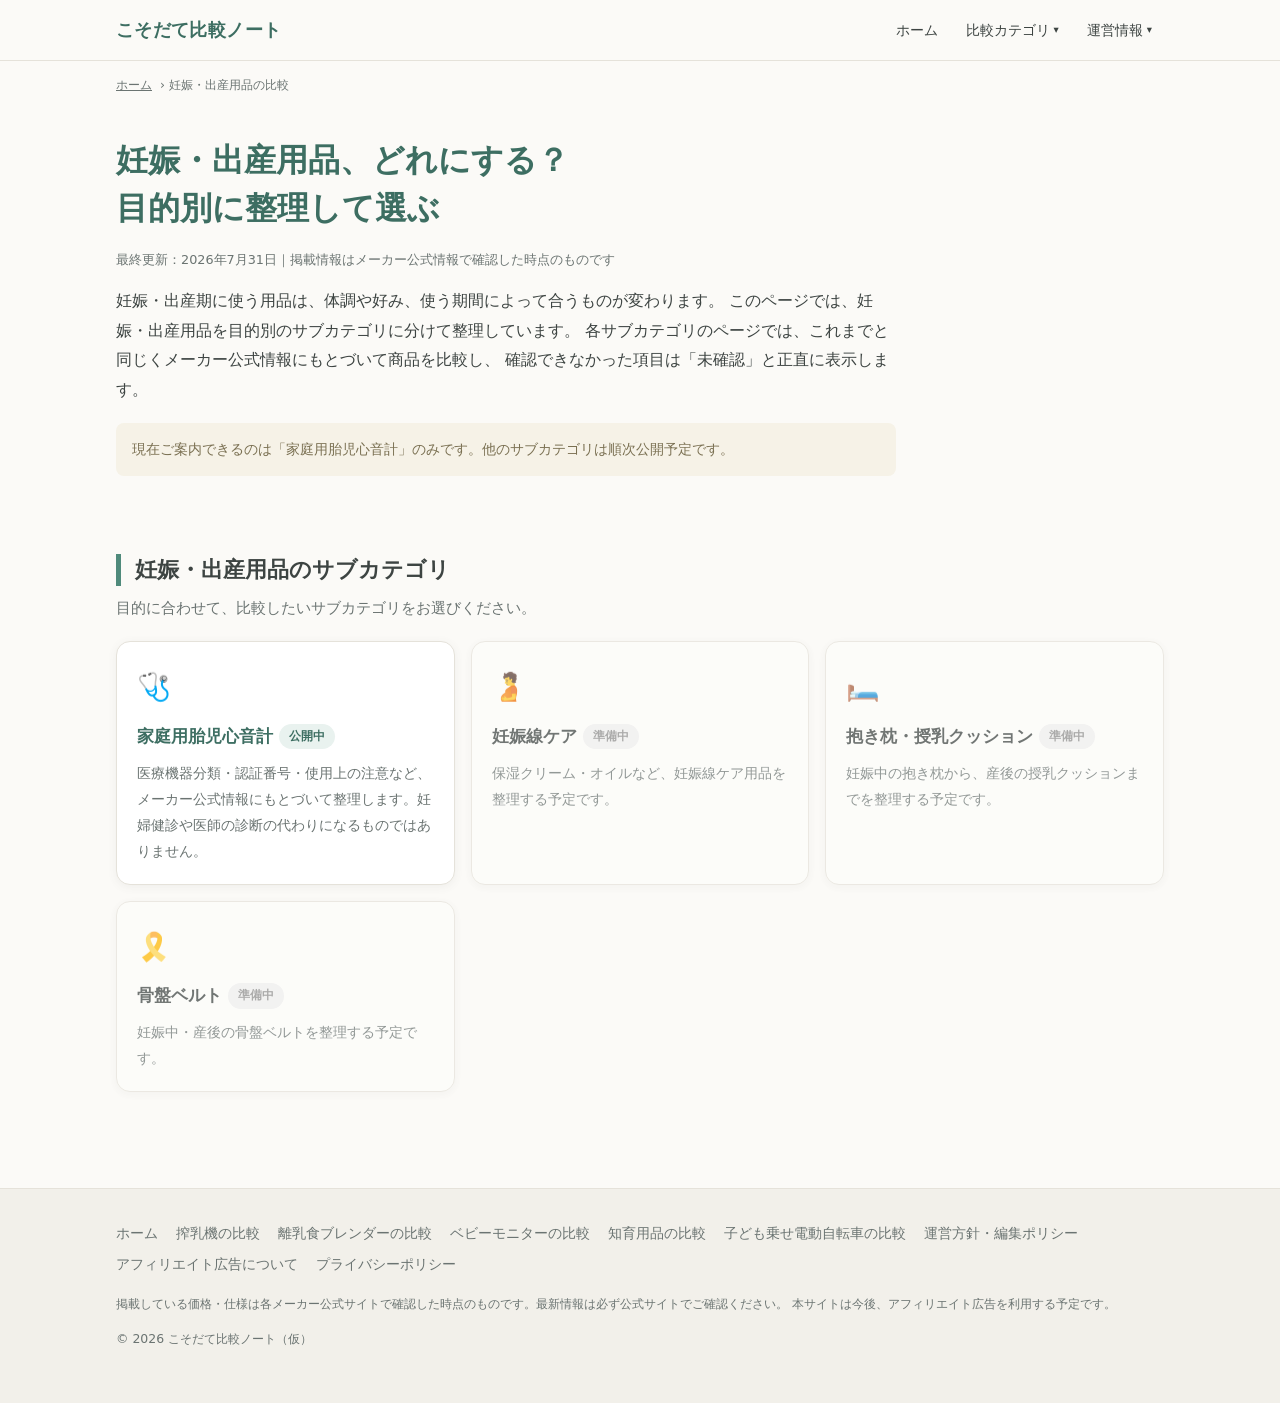
<file: public/ninshin-shussan.html>
<!DOCTYPE html>
<html lang="ja">
<head>
<meta charset="UTF-8">
<meta name="viewport" content="width=device-width, initial-scale=1">
<meta name="google-site-verification" content="jQ2ERk1EOT_RBc7FGGnkCHVybZwU9jA02yAc_kkbmw0" />
<!-- Google tag (gtag.js) -->
<script async src="https://www.googletagmanager.com/gtag/js?id=G-FZPYG6CCM2"></script>
<script>
  window.dataLayer = window.dataLayer || [];
  function gtag(){dataLayer.push(arguments);}
  gtag('js', new Date());
  gtag('config', 'G-FZPYG6CCM2');
</script>
<title>妊娠・出産用品の比較｜こそだて比較ノート（仮）</title>
<meta name="description" content="家庭用胎児心音計、妊娠線ケア、抱き枕・授乳クッション、骨盤ベルトなど、妊娠・出産期に使う用品を目的別に整理するカテゴリのトップページです。">
<link rel="stylesheet" href="assets/css/style.css">
</head>
<body>

<header class="site-header">
  <div class="container header-inner">
    <a class="brand" href="index.html">
      <span class="brand-logo">こそだて比較ノート</span>
    </a>
    <button class="nav-toggle" aria-expanded="false" aria-controls="global-nav">メニュー ☰</button>
    <nav class="global-nav" id="global-nav" aria-label="サイト内メニュー">
      <ul>
        <li><a href="index.html">ホーム</a></li>
        <li class="nav-has-sub">
          <button class="nav-sub-toggle" aria-expanded="false">比較カテゴリ <span class="nav-caret" aria-hidden="true">▾</span></button>
          <ul class="nav-submenu">
            <li><a href="sakunyuki.html">搾乳機の比較</a></li>
            <li><a href="blender.html">離乳食ブレンダーの比較</a></li>
            <li><a href="babymonitor.html">ベビーモニターの比較</a></li>
            <li><a href="chiiku.html">知育用品の比較</a></li>
            <li><a href="kidsbike.html">子ども乗せ電動自転車の比較</a></li>
          </ul>
        </li>
        <li class="nav-has-sub">
          <button class="nav-sub-toggle" aria-expanded="false">運営情報 <span class="nav-caret" aria-hidden="true">▾</span></button>
          <ul class="nav-submenu">
            <li><a href="about.html">運営方針</a></li>
            <li><a href="ads-policy.html">広告について</a></li>
            <li><a href="privacy.html">プライバシー</a></li>
          </ul>
        </li>
      </ul>
    </nav>
  </div>
</header>

<main>
<div class="container">

  <nav class="breadcrumb" aria-label="パンくず">
    <ol>
      <li><a href="index.html">ホーム</a></li>
      <li>妊娠・出産用品の比較</li>
    </ol>
  </nav>

  <!-- 導入 -->
  <section class="section" style="padding-bottom:20px;">
    <div class="article">
      <h1 class="hero-copy" style="font-size:clamp(1.4rem,4vw,2rem);">妊娠・出産用品、どれにする？<br>目的別に整理して選ぶ</h1>
      <p style="font-size:0.8rem;color:var(--c-ink-soft);">最終更新：2026年7月31日｜掲載情報はメーカー公式情報で確認した時点のものです</p>

      <p>
        妊娠・出産期に使う用品は、体調や好み、使う期間によって合うものが変わります。
        このページでは、妊娠・出産用品を目的別のサブカテゴリに分けて整理しています。
        各サブカテゴリのページでは、これまでと同じくメーカー公式情報にもとづいて商品を比較し、
        確認できなかった項目は「未確認」と正直に表示します。
      </p>
      <div class="note-box">
        現在ご案内できるのは「家庭用胎児心音計」のみです。他のサブカテゴリは順次公開予定です。
      </div>
    </div>
  </section>

  <!-- サブカテゴリ -->
  <section class="section" id="subcategories">
    <h2 class="section-title">妊娠・出産用品のサブカテゴリ</h2>
    <p class="section-lead">目的に合わせて、比較したいサブカテゴリをお選びください。</p>

    <div class="card-grid">
      <a class="card category-card" href="taijishinon.html" style="text-decoration:none;">
        <span class="cat-emoji" aria-hidden="true">🩺</span>
        <h3>家庭用胎児心音計 <span class="badge badge-open">公開中</span></h3>
        <p>医療機器分類・認証番号・使用上の注意など、メーカー公式情報にもとづいて整理します。妊婦健診や医師の診断の代わりになるものではありません。</p>
      </a>

      <div class="card category-card is-coming" aria-disabled="true">
        <span class="cat-emoji" aria-hidden="true">🫄</span>
        <h3>妊娠線ケア <span class="badge badge-soon">準備中</span></h3>
        <p>保湿クリーム・オイルなど、妊娠線ケア用品を整理する予定です。</p>
      </div>

      <div class="card category-card is-coming" aria-disabled="true">
        <span class="cat-emoji" aria-hidden="true">🛏️</span>
        <h3>抱き枕・授乳クッション <span class="badge badge-soon">準備中</span></h3>
        <p>妊娠中の抱き枕から、産後の授乳クッションまでを整理する予定です。</p>
      </div>

      <div class="card category-card is-coming" aria-disabled="true">
        <span class="cat-emoji" aria-hidden="true">🎗️</span>
        <h3>骨盤ベルト <span class="badge badge-soon">準備中</span></h3>
        <p>妊娠中・産後の骨盤ベルトを整理する予定です。</p>
      </div>
    </div>
  </section>

</div>
</main>

<footer class="site-footer">
  <div class="container">
    <nav class="footer-nav" aria-label="フッターメニュー">
      <ul>
        <li><a href="index.html">ホーム</a></li>
        <li><a href="sakunyuki.html">搾乳機の比較</a></li>
        <li><a href="blender.html">離乳食ブレンダーの比較</a></li>
        <li><a href="babymonitor.html">ベビーモニターの比較</a></li>
        <li><a href="chiiku.html">知育用品の比較</a></li>
        <li><a href="kidsbike.html">子ども乗せ電動自転車の比較</a></li>
        <li><a href="about.html">運営方針・編集ポリシー</a></li>
        <li><a href="ads-policy.html">アフィリエイト広告について</a></li>
        <li><a href="privacy.html">プライバシーポリシー</a></li>
      </ul>
    </nav>
    <p class="footer-note">
      掲載している価格・仕様は各メーカー公式サイトで確認した時点のものです。最新情報は必ず公式サイトでご確認ください。
      本サイトは今後、アフィリエイト広告を利用する予定です。
    </p>
    <p class="copyright">© <span id="copyright-year">2026</span> こそだて比較ノート（仮）</p>
  </div>
</footer>

<script src="assets/js/main.js"></script>
</body>
</html>
</file>
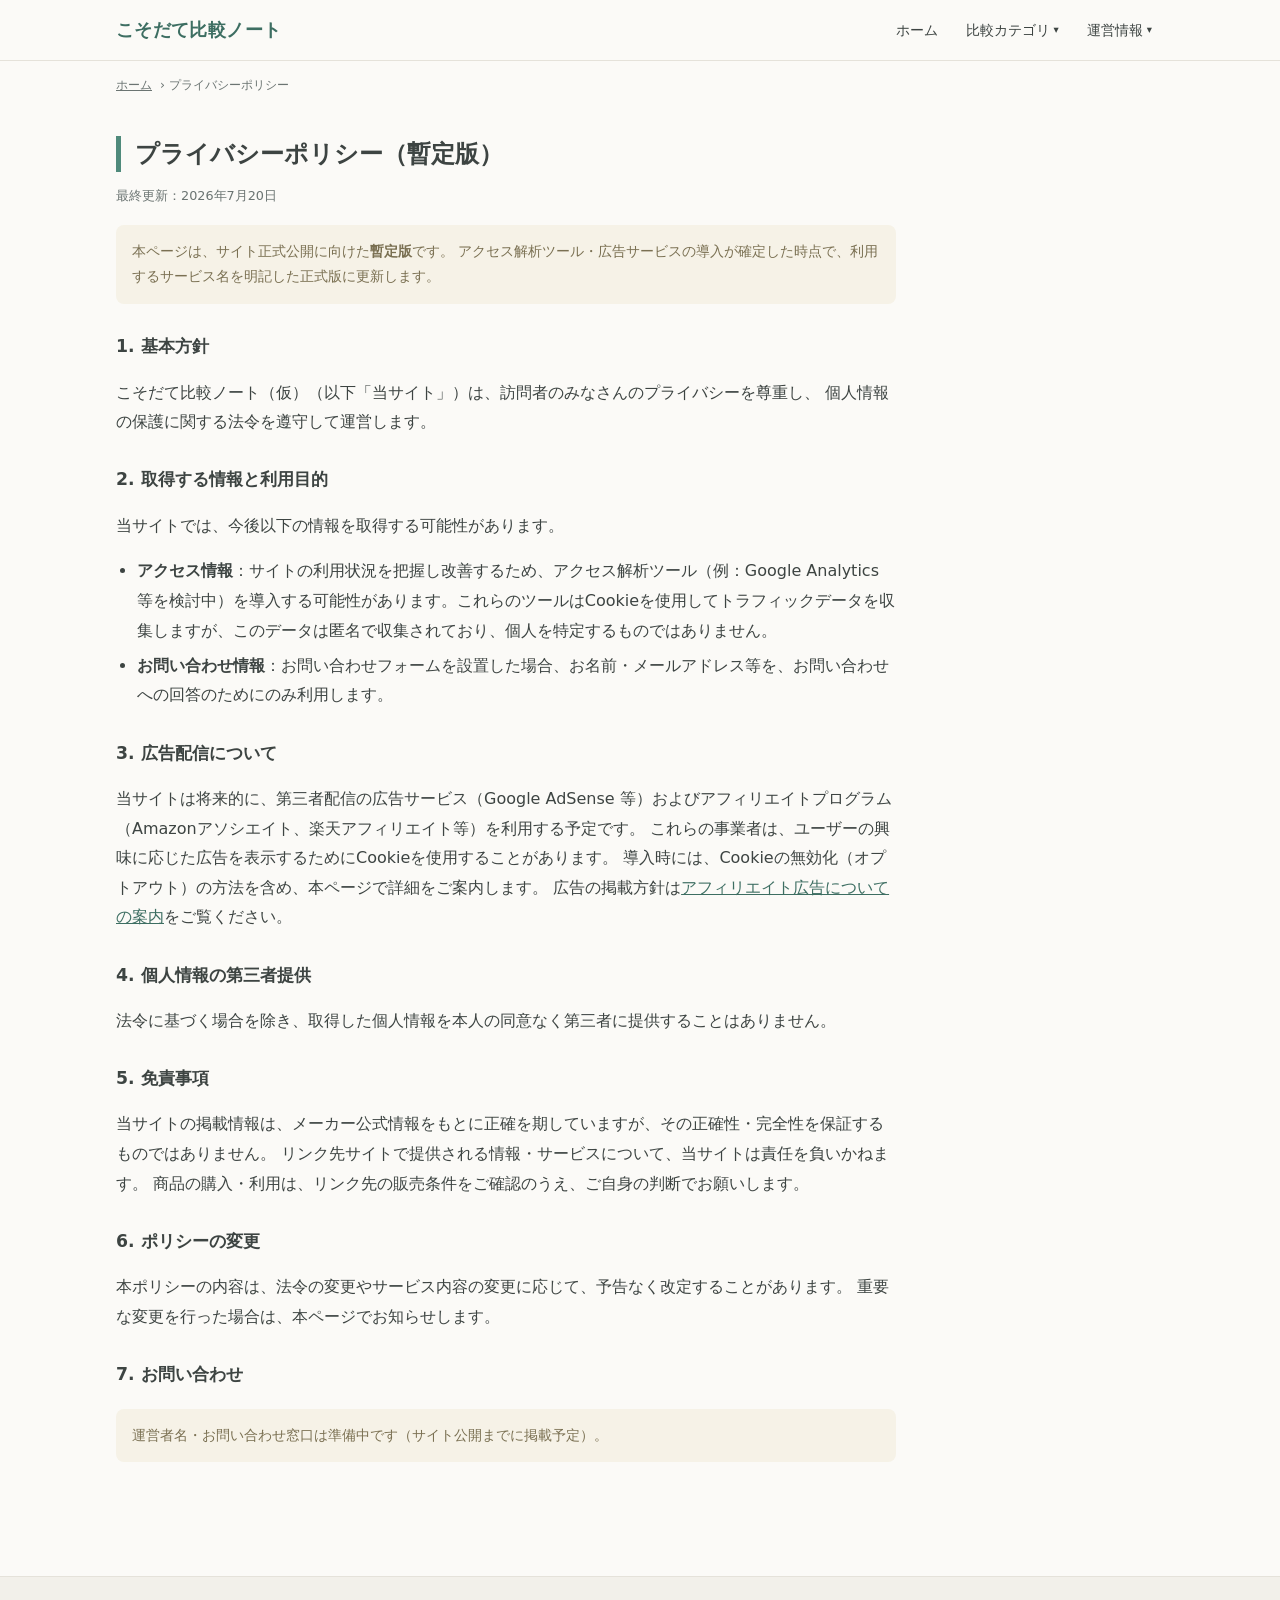
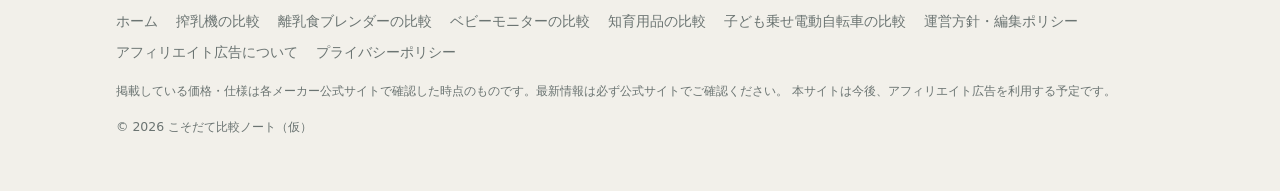
<file: public/privacy.html>
<!DOCTYPE html>
<html lang="ja">
<head>
<meta charset="UTF-8">
<meta name="viewport" content="width=device-width, initial-scale=1">
<meta name="google-site-verification" content="jQ2ERk1EOT_RBc7FGGnkCHVybZwU9jA02yAc_kkbmw0" />
<!-- Google tag (gtag.js) -->
<script async src="https://www.googletagmanager.com/gtag/js?id=G-FZPYG6CCM2"></script>
<script>
  window.dataLayer = window.dataLayer || [];
  function gtag(){dataLayer.push(arguments);}
  gtag('js', new Date());
  gtag('config', 'G-FZPYG6CCM2');
</script>
<title>プライバシーポリシー（仮）｜こそだて比較ノート（仮）</title>
<meta name="description" content="こそだて比較ノート（仮）のプライバシーポリシー（暫定版）です。">
<link rel="stylesheet" href="assets/css/style.css">
</head>
<body>

<header class="site-header">
  <div class="container header-inner">
    <a class="brand" href="index.html">
      <span class="brand-logo">こそだて比較ノート</span>
    </a>
    <button class="nav-toggle" aria-expanded="false" aria-controls="global-nav">メニュー ☰</button>
    <nav class="global-nav" id="global-nav" aria-label="サイト内メニュー">
      <ul>
        <li><a href="index.html">ホーム</a></li>
        <li class="nav-has-sub">
          <button class="nav-sub-toggle" aria-expanded="false">比較カテゴリ <span class="nav-caret" aria-hidden="true">▾</span></button>
          <ul class="nav-submenu">
            <li><a href="sakunyuki.html">搾乳機の比較</a></li>
            <li><a href="blender.html">離乳食ブレンダーの比較</a></li>
            <li><a href="babymonitor.html">ベビーモニターの比較</a></li>
            <li><a href="chiiku.html">知育用品の比較</a></li>
            <li><a href="kidsbike.html">子ども乗せ電動自転車の比較</a></li>
          </ul>
        </li>
        <li class="nav-has-sub">
          <button class="nav-sub-toggle" aria-expanded="false">運営情報 <span class="nav-caret" aria-hidden="true">▾</span></button>
          <ul class="nav-submenu">
            <li><a href="about.html">運営方針</a></li>
            <li><a href="ads-policy.html">広告について</a></li>
            <li><a href="privacy.html">プライバシー</a></li>
          </ul>
        </li>
      </ul>
    </nav>
  </div>
</header>

<main>
<div class="container">

  <nav class="breadcrumb" aria-label="パンくず">
    <ol>
      <li><a href="index.html">ホーム</a></li>
      <li>プライバシーポリシー</li>
    </ol>
  </nav>

  <section class="section article">
    <h1 class="section-title" style="font-size:1.5rem;">プライバシーポリシー（暫定版）</h1>
    <p style="font-size:0.8rem;color:var(--c-ink-soft);">最終更新：2026年7月20日</p>

    <div class="note-box">
      本ページは、サイト正式公開に向けた<strong>暫定版</strong>です。
      アクセス解析ツール・広告サービスの導入が確定した時点で、利用するサービス名を明記した正式版に更新します。
    </div>

    <h3>1. 基本方針</h3>
    <p>
      こそだて比較ノート（仮）（以下「当サイト」）は、訪問者のみなさんのプライバシーを尊重し、
      個人情報の保護に関する法令を遵守して運営します。
    </p>

    <h3>2. 取得する情報と利用目的</h3>
    <p>当サイトでは、今後以下の情報を取得する可能性があります。</p>
    <ul>
      <li><strong>アクセス情報</strong>：サイトの利用状況を把握し改善するため、アクセス解析ツール（例：Google Analytics 等を検討中）を導入する可能性があります。これらのツールはCookieを使用してトラフィックデータを収集しますが、このデータは匿名で収集されており、個人を特定するものではありません。</li>
      <li><strong>お問い合わせ情報</strong>：お問い合わせフォームを設置した場合、お名前・メールアドレス等を、お問い合わせへの回答のためにのみ利用します。</li>
    </ul>

    <h3>3. 広告配信について</h3>
    <p>
      当サイトは将来的に、第三者配信の広告サービス（Google AdSense 等）およびアフィリエイトプログラム
      （Amazonアソシエイト、楽天アフィリエイト等）を利用する予定です。
      これらの事業者は、ユーザーの興味に応じた広告を表示するためにCookieを使用することがあります。
      導入時には、Cookieの無効化（オプトアウト）の方法を含め、本ページで詳細をご案内します。
      広告の掲載方針は<a href="ads-policy.html">アフィリエイト広告についての案内</a>をご覧ください。
    </p>

    <h3>4. 個人情報の第三者提供</h3>
    <p>
      法令に基づく場合を除き、取得した個人情報を本人の同意なく第三者に提供することはありません。
    </p>

    <h3>5. 免責事項</h3>
    <p>
      当サイトの掲載情報は、メーカー公式情報をもとに正確を期していますが、その正確性・完全性を保証するものではありません。
      リンク先サイトで提供される情報・サービスについて、当サイトは責任を負いかねます。
      商品の購入・利用は、リンク先の販売条件をご確認のうえ、ご自身の判断でお願いします。
    </p>

    <h3>6. ポリシーの変更</h3>
    <p>
      本ポリシーの内容は、法令の変更やサービス内容の変更に応じて、予告なく改定することがあります。
      重要な変更を行った場合は、本ページでお知らせします。
    </p>

    <h3>7. お問い合わせ</h3>
    <div class="note-box">
      運営者名・お問い合わせ窓口は準備中です（サイト公開までに掲載予定）。
    </div>
  </section>

</div>
</main>

<footer class="site-footer">
  <div class="container">
    <nav class="footer-nav" aria-label="フッターメニュー">
      <ul>
        <li><a href="index.html">ホーム</a></li>
        <li><a href="sakunyuki.html">搾乳機の比較</a></li>
        <li><a href="blender.html">離乳食ブレンダーの比較</a></li>
        <li><a href="babymonitor.html">ベビーモニターの比較</a></li>
        <li><a href="chiiku.html">知育用品の比較</a></li>
        <li><a href="kidsbike.html">子ども乗せ電動自転車の比較</a></li>
        <li><a href="about.html">運営方針・編集ポリシー</a></li>
        <li><a href="ads-policy.html">アフィリエイト広告について</a></li>
        <li><a href="privacy.html">プライバシーポリシー</a></li>
      </ul>
    </nav>
    <p class="footer-note">
      掲載している価格・仕様は各メーカー公式サイトで確認した時点のものです。最新情報は必ず公式サイトでご確認ください。
      本サイトは今後、アフィリエイト広告を利用する予定です。
    </p>
    <p class="copyright">© <span id="copyright-year">2026</span> こそだて比較ノート（仮）</p>
  </div>
</footer>

<script src="assets/js/main.js"></script>
</body>
</html>
</file>
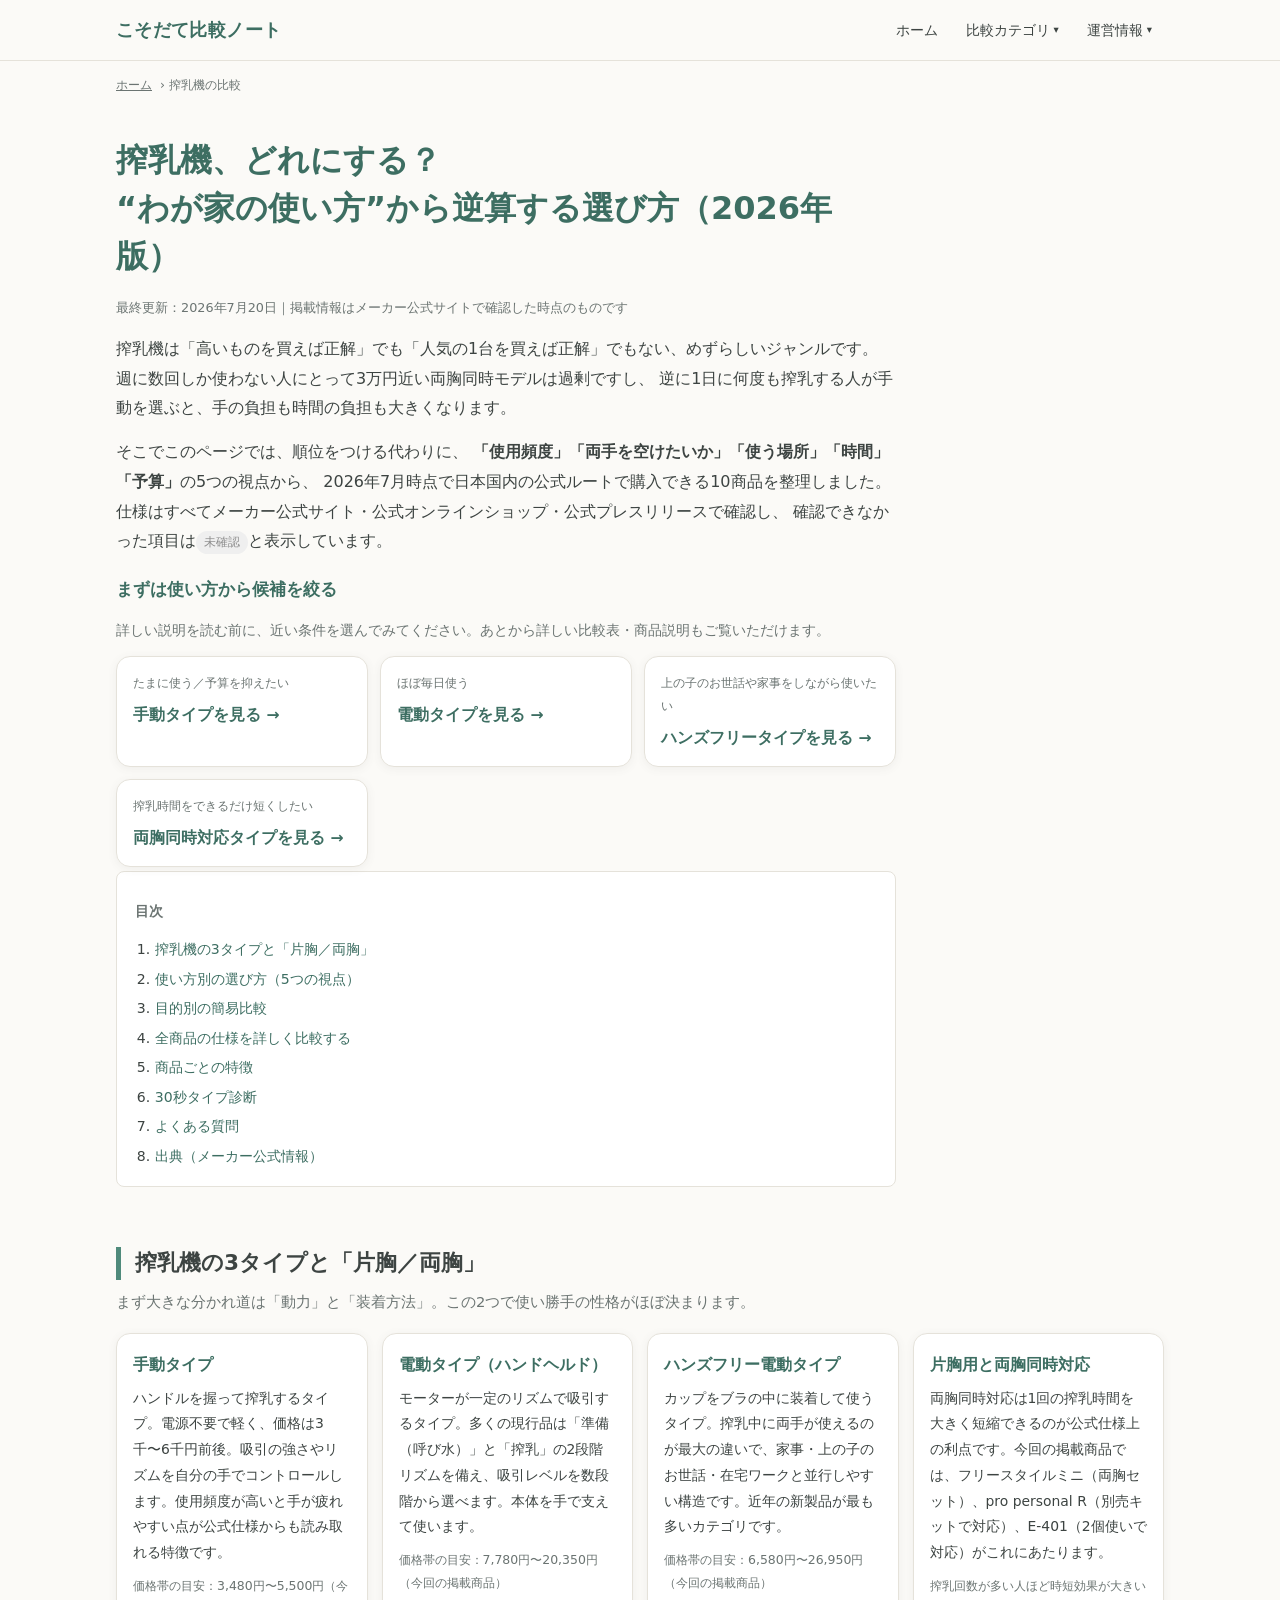
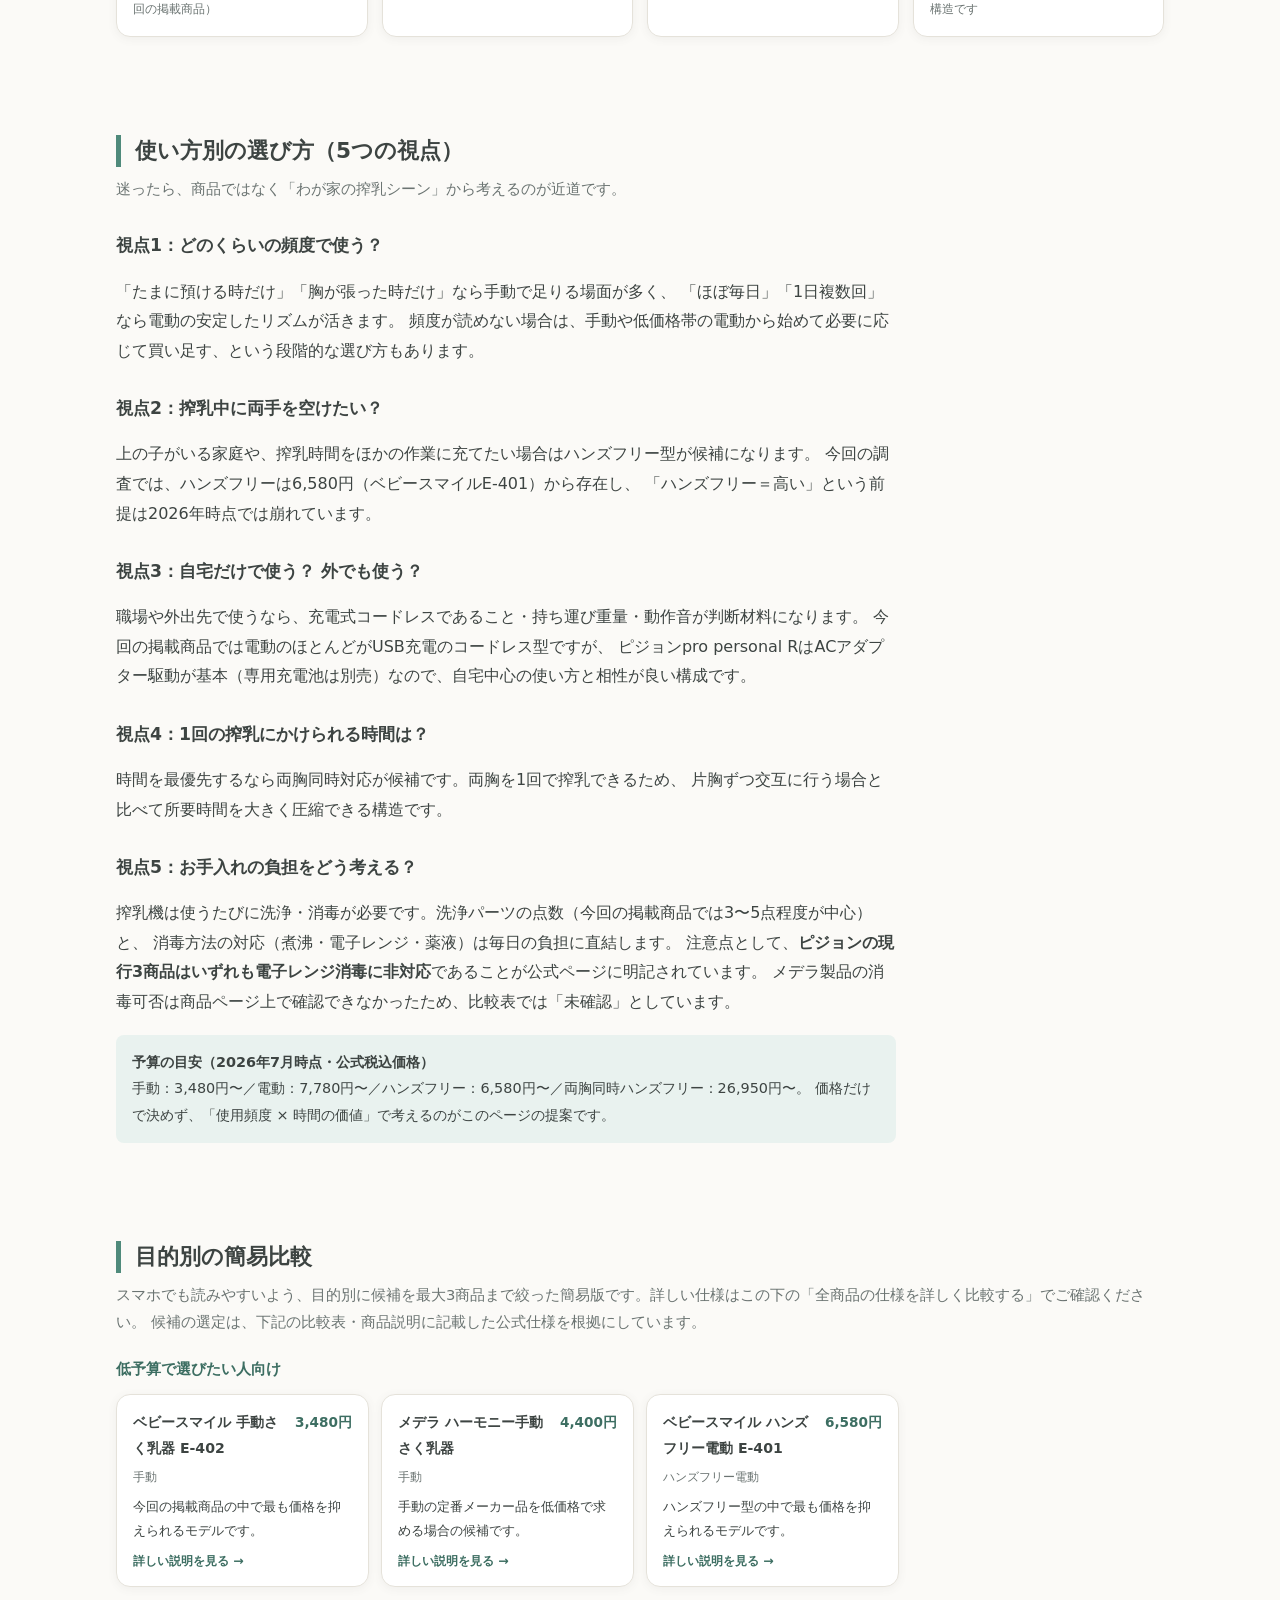
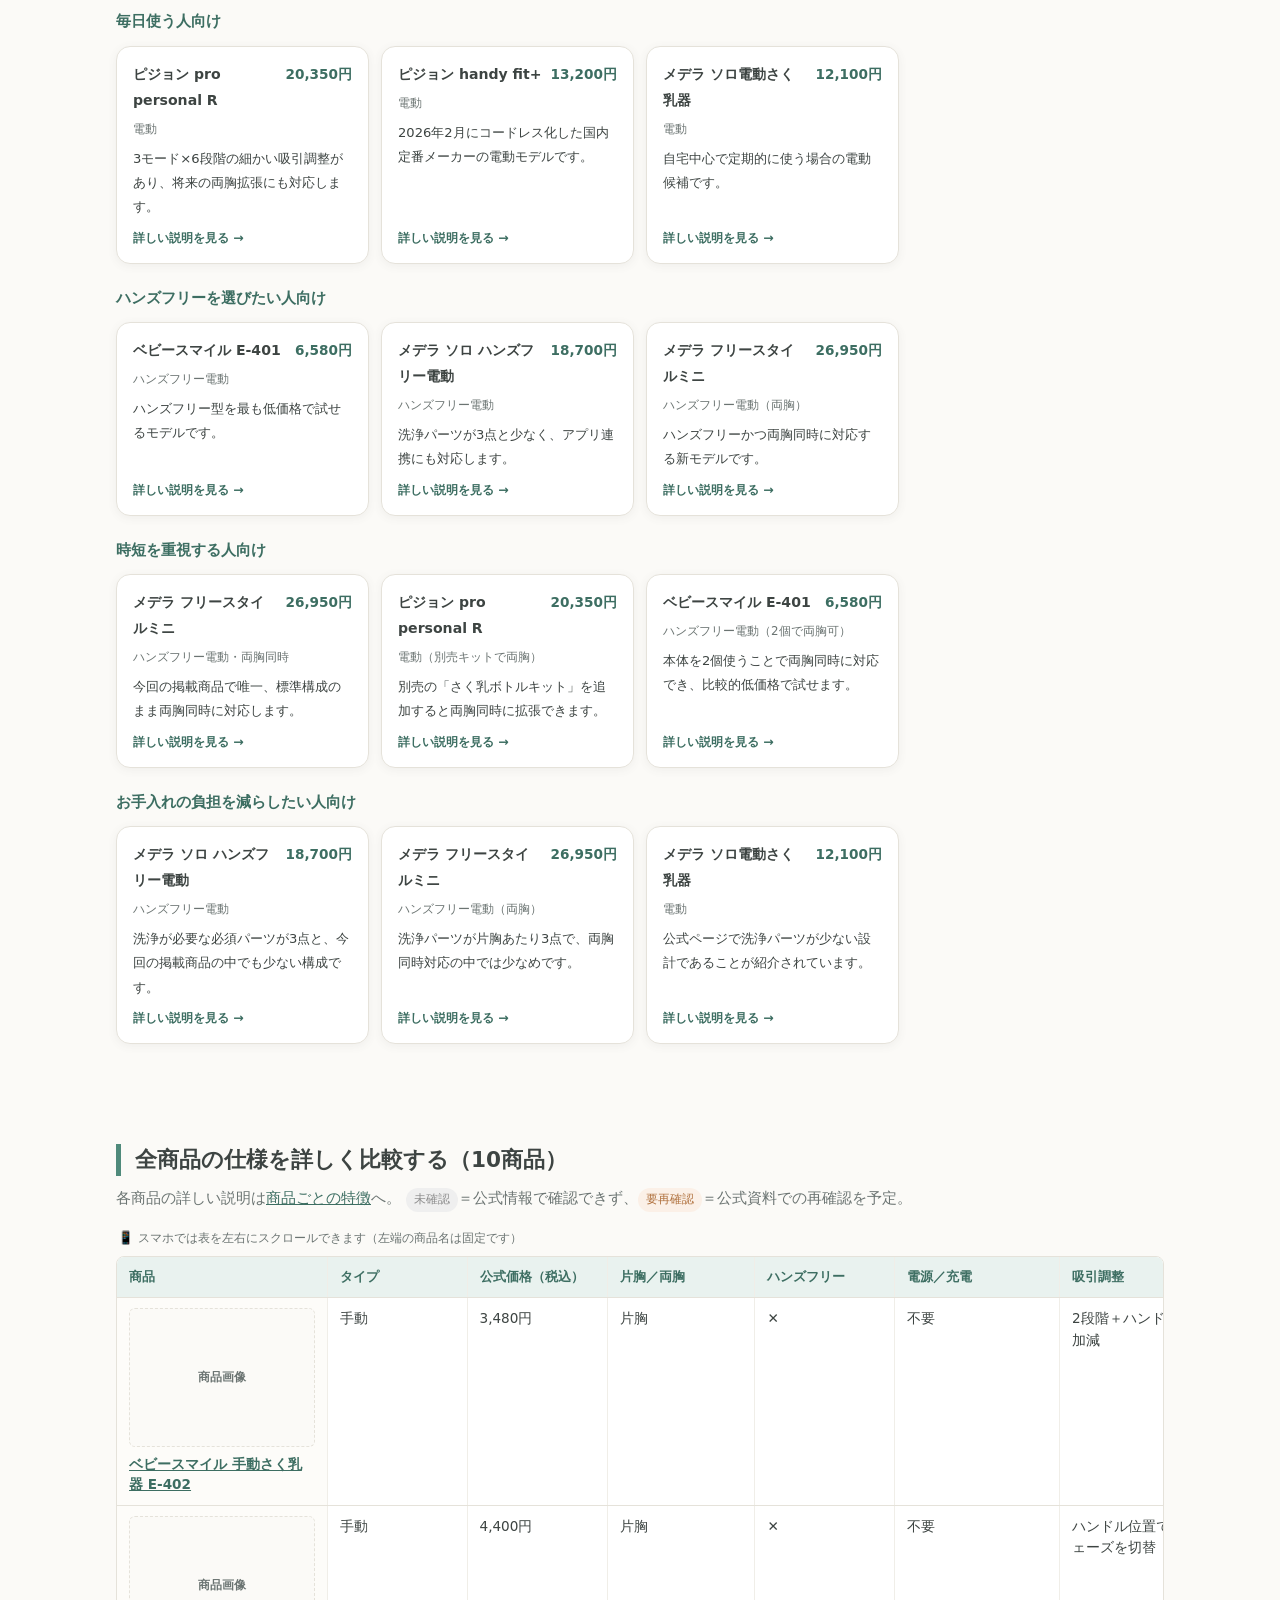
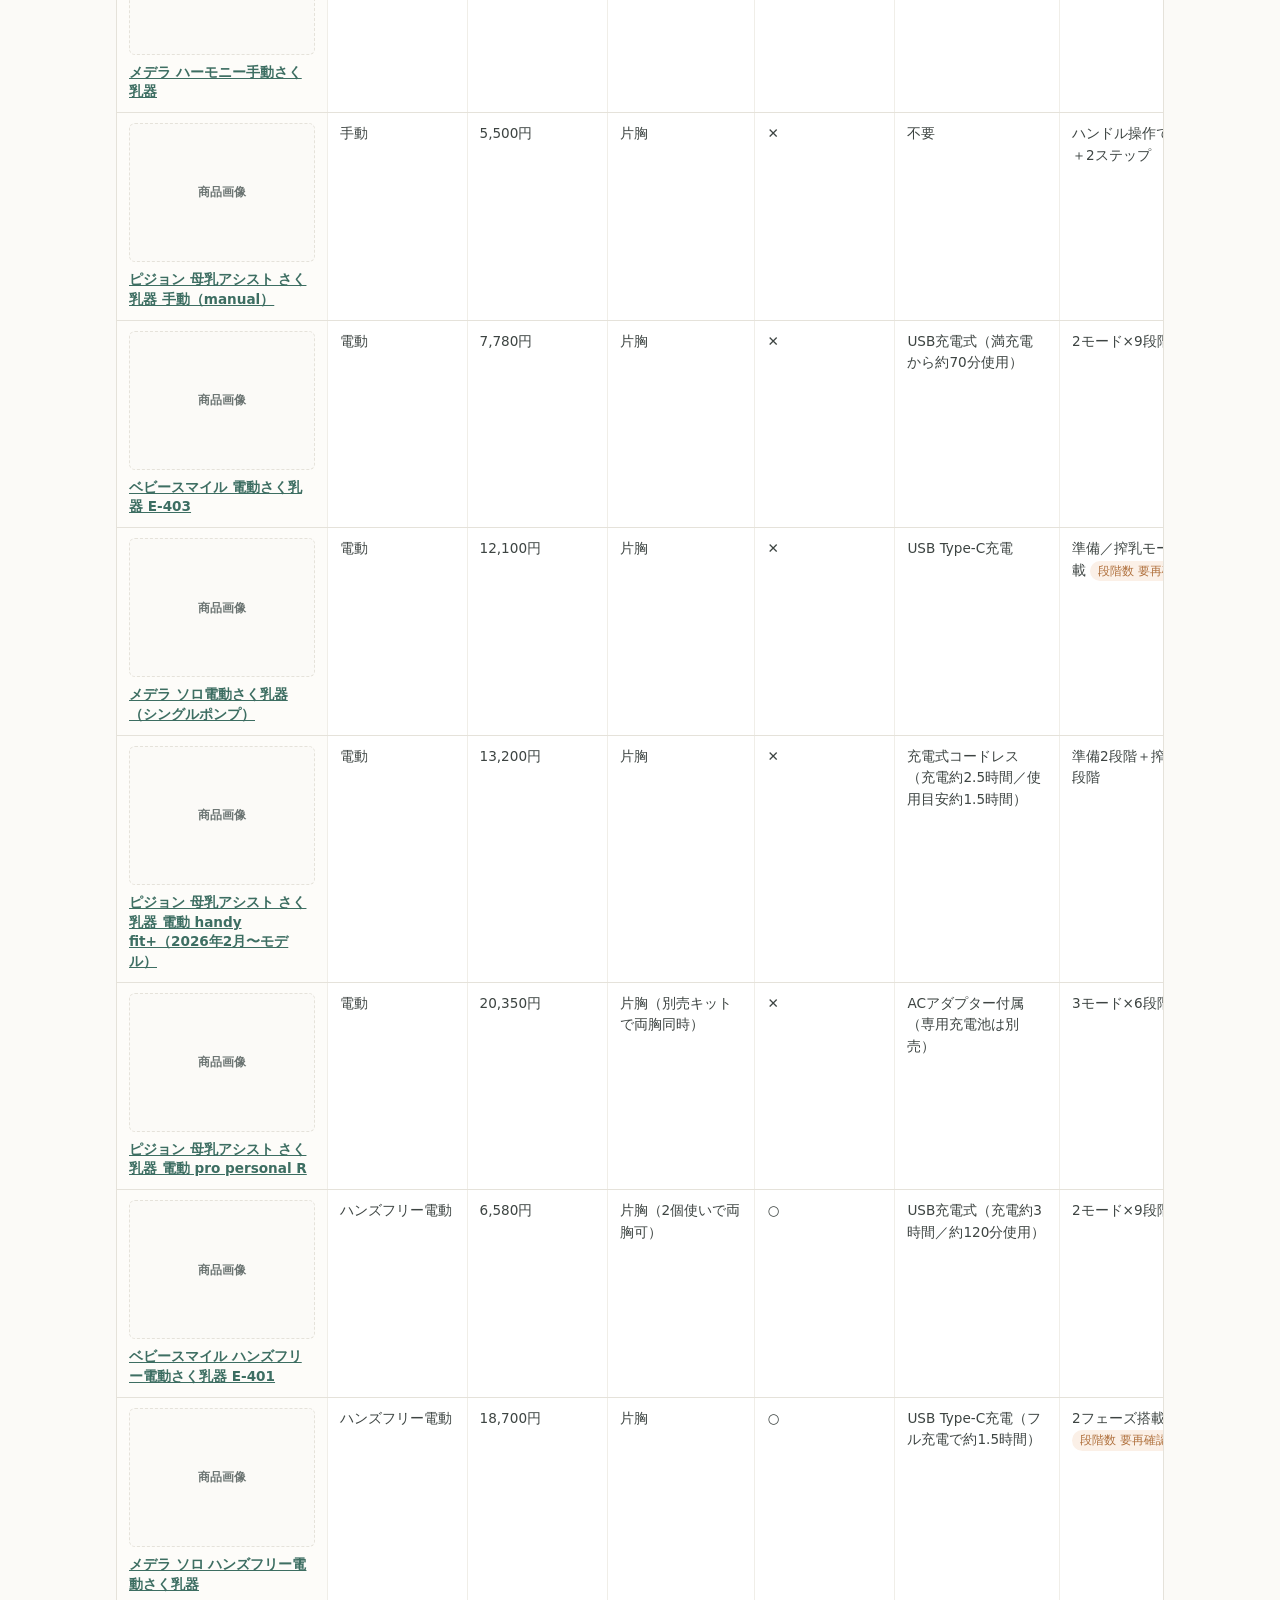
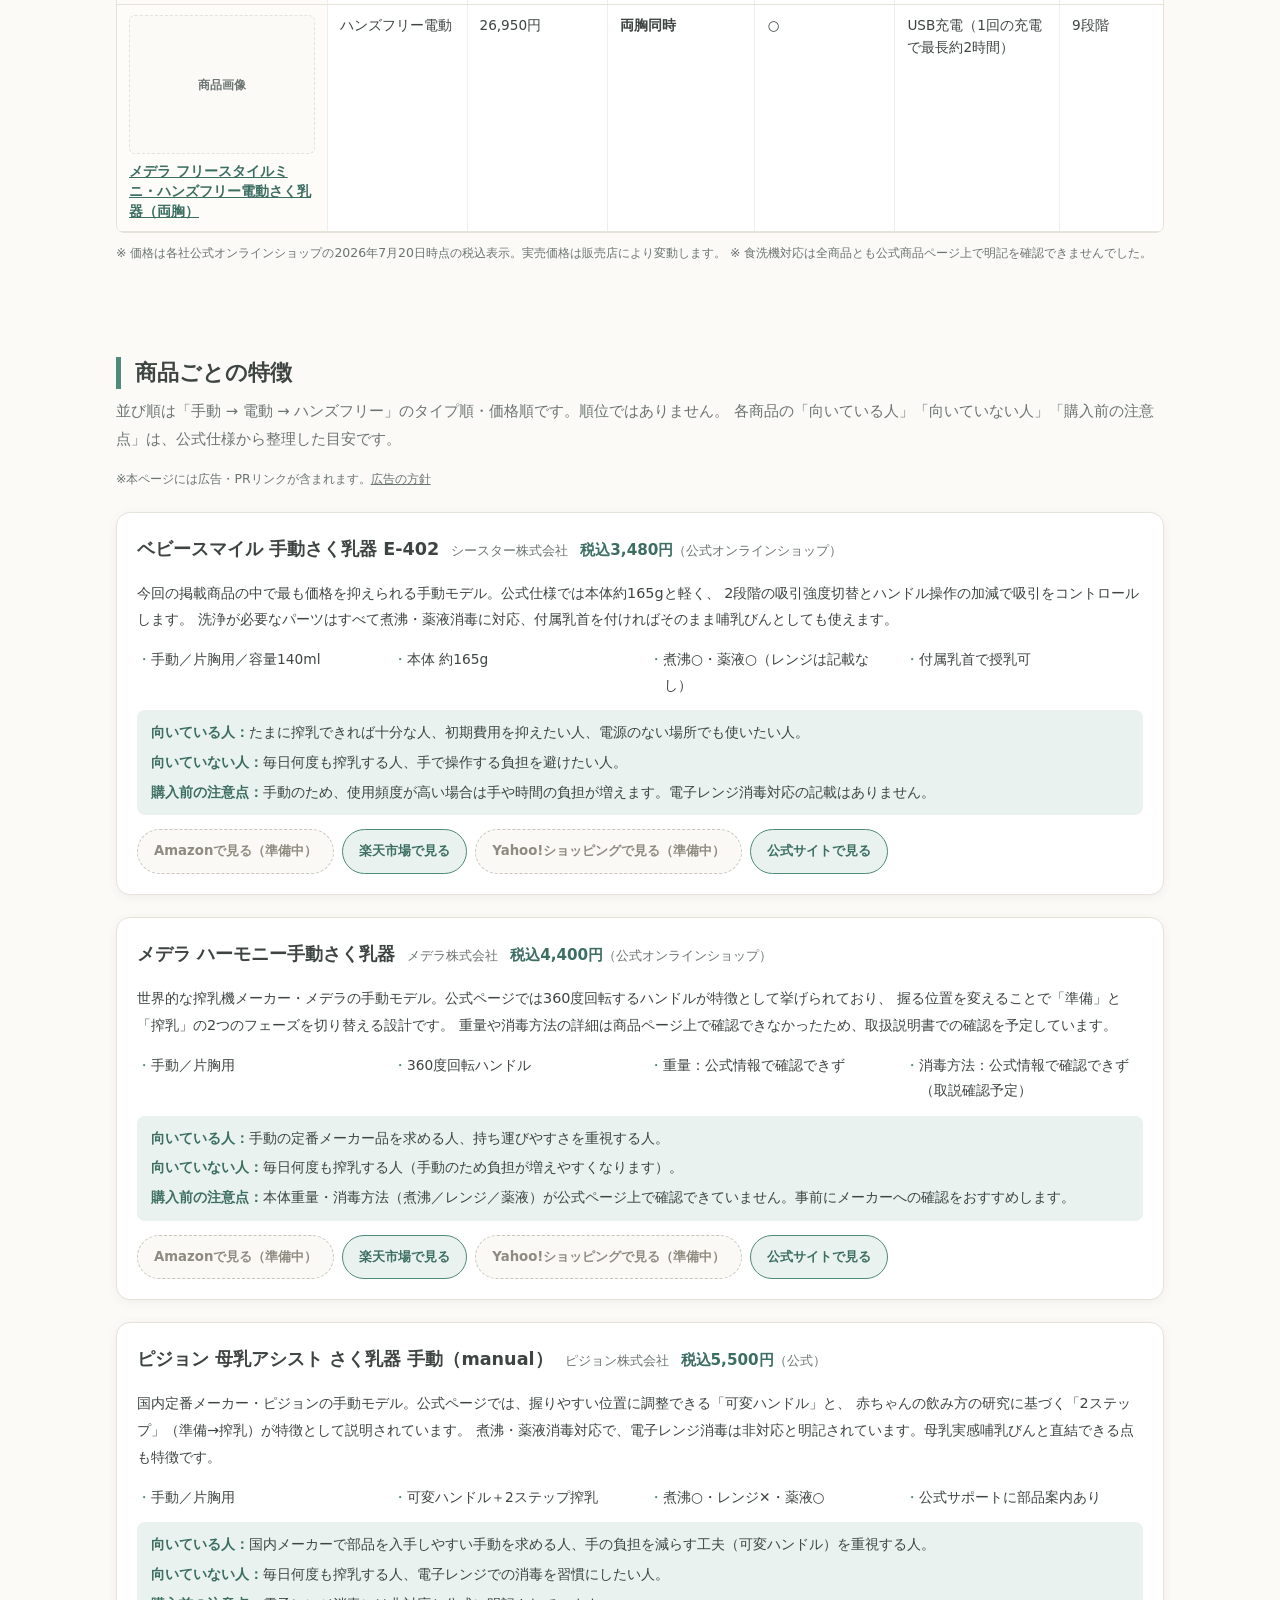
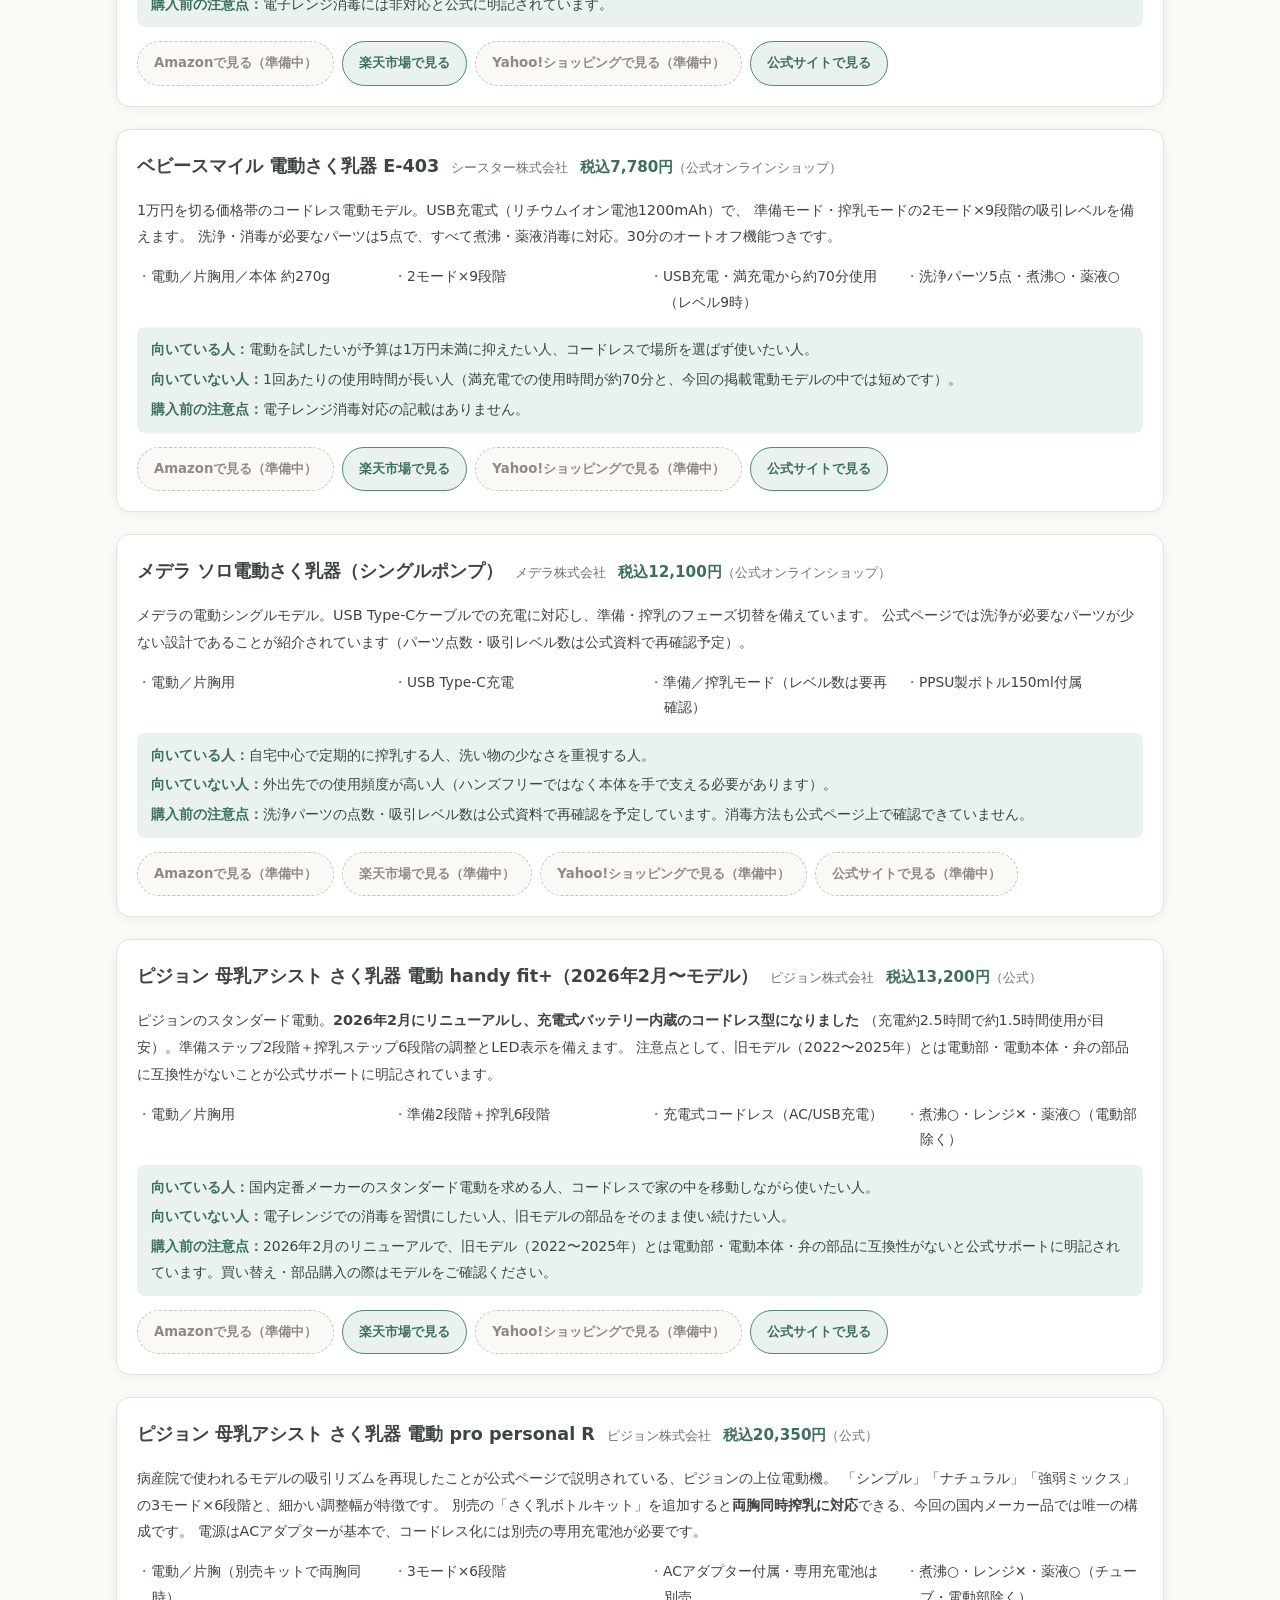
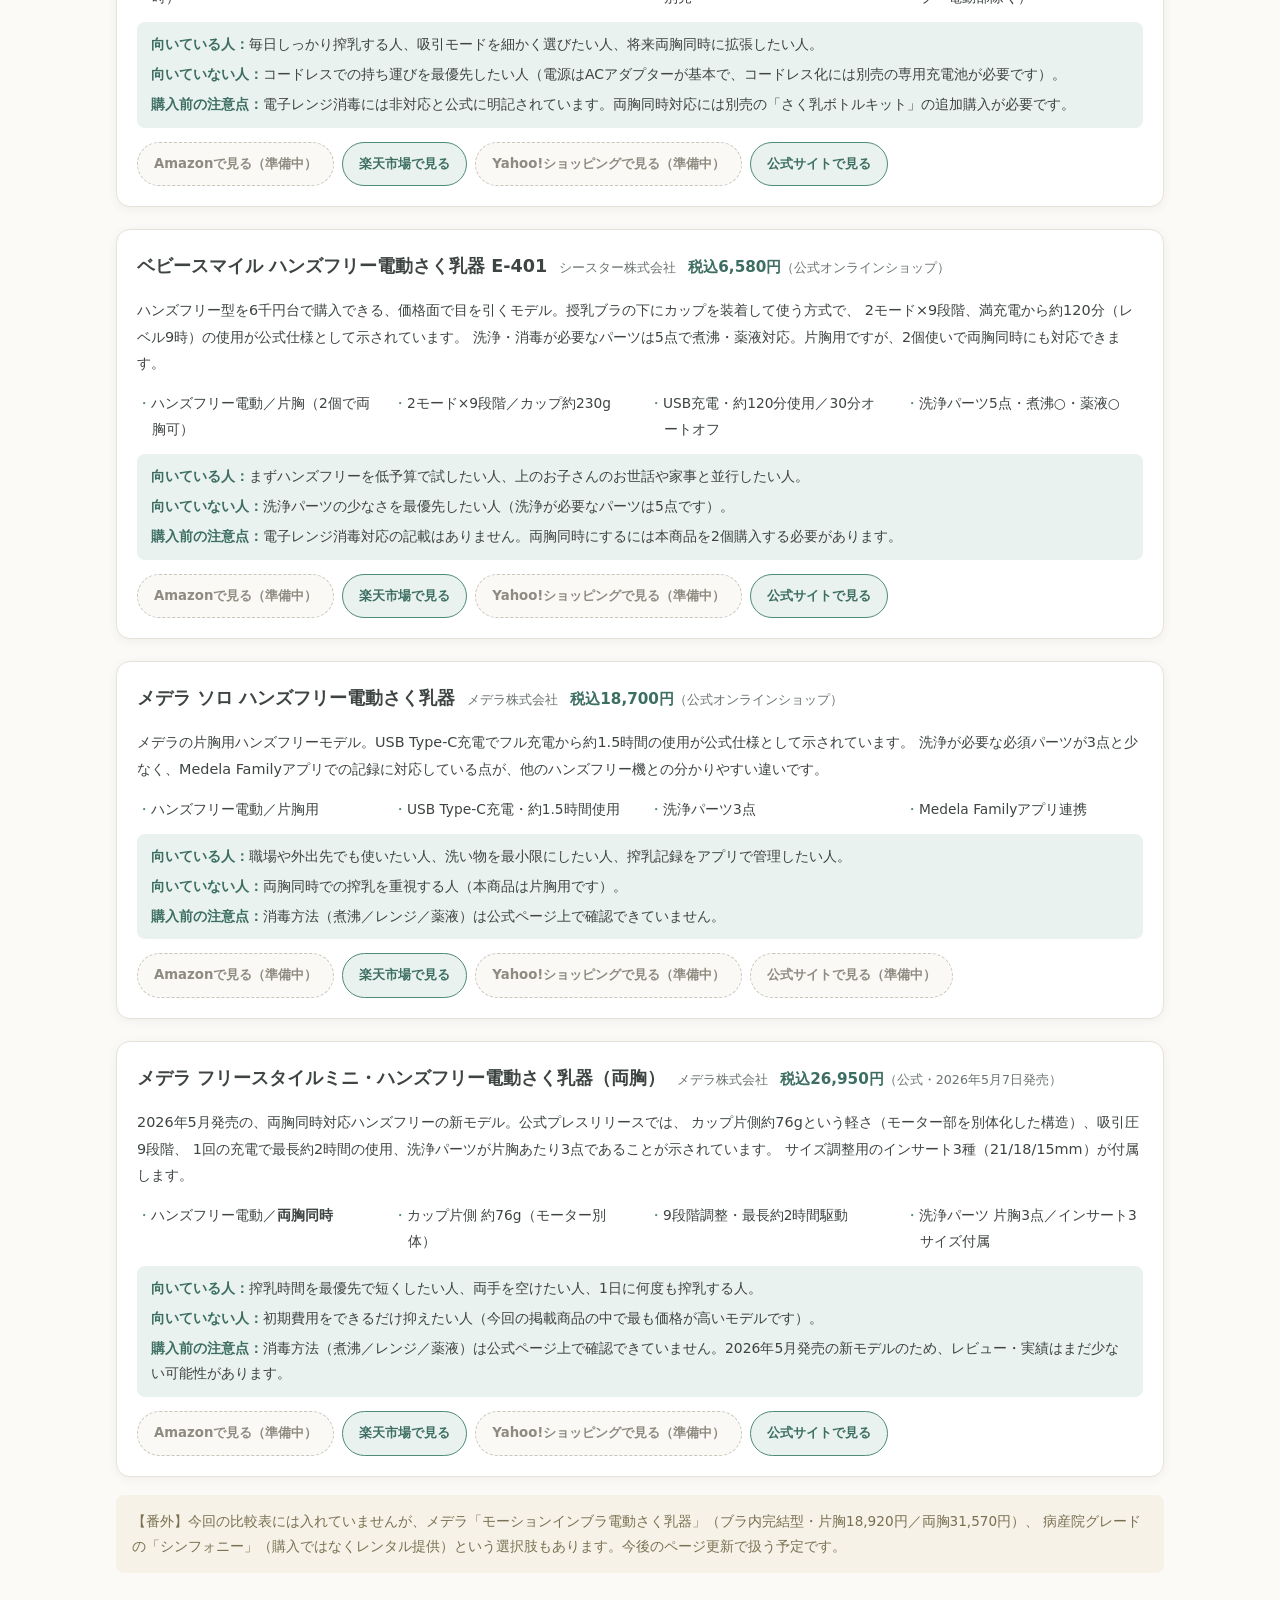
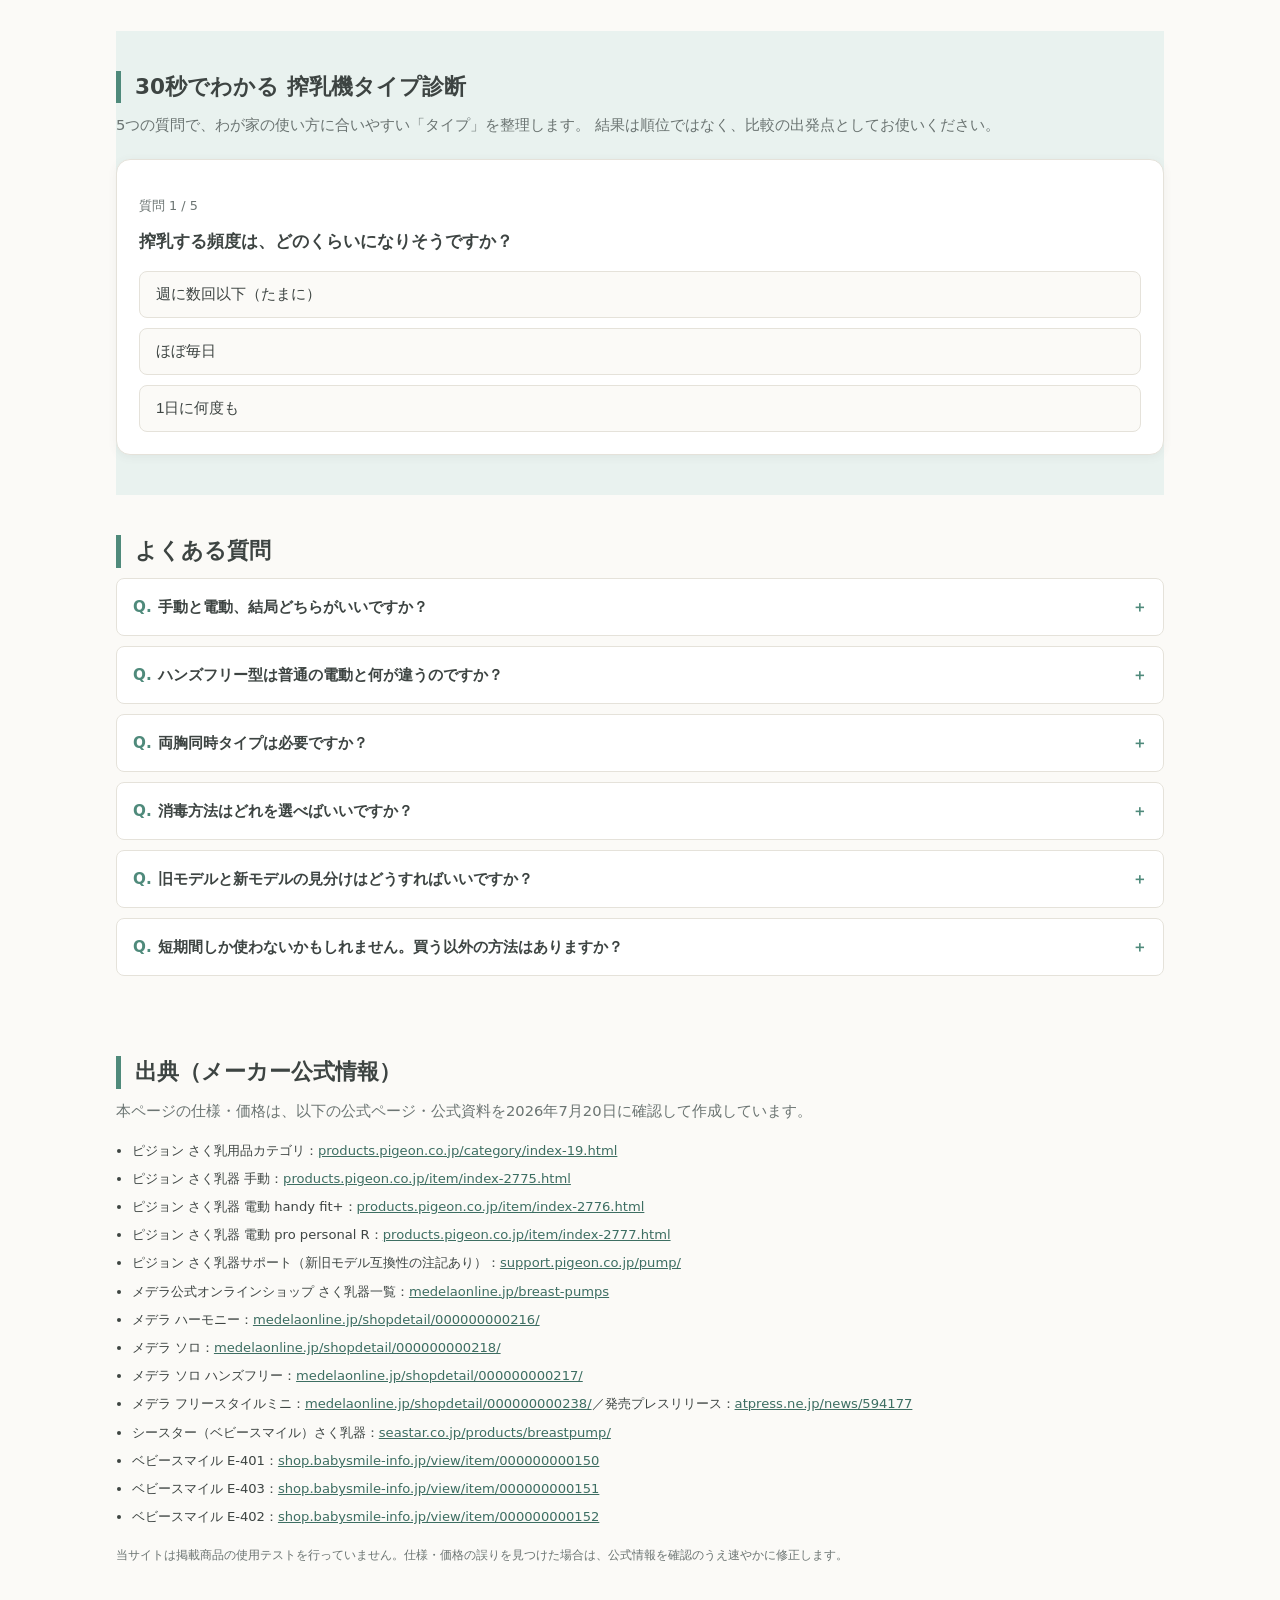
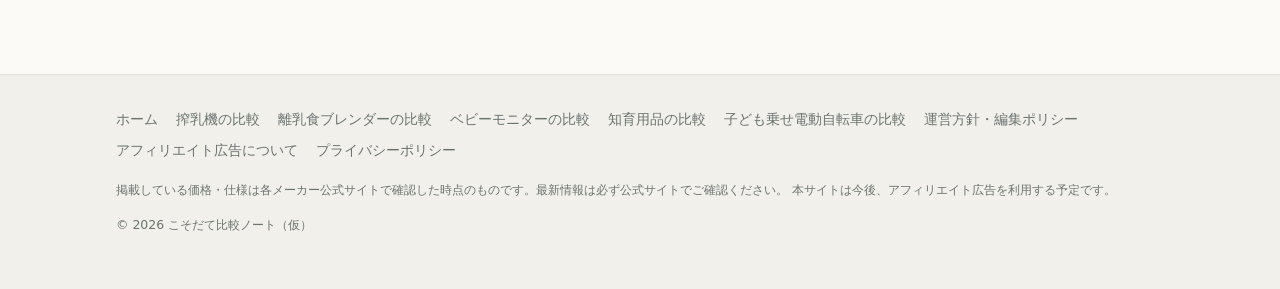
<file: public/sakunyuki.html>
<!DOCTYPE html>
<html lang="ja">
<head>
<meta charset="UTF-8">
<meta name="viewport" content="width=device-width, initial-scale=1">
<meta name="google-site-verification" content="jQ2ERk1EOT_RBc7FGGnkCHVybZwU9jA02yAc_kkbmw0" />
<!-- Google tag (gtag.js) -->
<script async src="https://www.googletagmanager.com/gtag/js?id=G-FZPYG6CCM2"></script>
<script>
  window.dataLayer = window.dataLayer || [];
  function gtag(){dataLayer.push(arguments);}
  gtag('js', new Date());
  gtag('config', 'G-FZPYG6CCM2');
</script>
<title>搾乳機の選び方と比較（2026年版）｜こそだて比較ノート（仮）</title>
<meta name="description" content="手動・電動・ハンズフリー・両胸同時。搾乳機10商品をメーカー公式情報にもとづいて整理し、使い方から選べる比較ページです。30秒のタイプ診断つき。">
<link rel="stylesheet" href="assets/css/style.css">
</head>
<body>

<header class="site-header">
  <div class="container header-inner">
    <a class="brand" href="index.html">
      <span class="brand-logo">こそだて比較ノート</span>
    </a>
    <button class="nav-toggle" aria-expanded="false" aria-controls="global-nav">メニュー ☰</button>
    <nav class="global-nav" id="global-nav" aria-label="サイト内メニュー">
      <ul>
        <li><a href="index.html">ホーム</a></li>
        <li class="nav-has-sub">
          <button class="nav-sub-toggle" aria-expanded="false">比較カテゴリ <span class="nav-caret" aria-hidden="true">▾</span></button>
          <ul class="nav-submenu">
            <li><a href="sakunyuki.html">搾乳機の比較</a></li>
            <li><a href="blender.html">離乳食ブレンダーの比較</a></li>
            <li><a href="babymonitor.html">ベビーモニターの比較</a></li>
            <li><a href="chiiku.html">知育用品の比較</a></li>
            <li><a href="kidsbike.html">子ども乗せ電動自転車の比較</a></li>
          </ul>
        </li>
        <li class="nav-has-sub">
          <button class="nav-sub-toggle" aria-expanded="false">運営情報 <span class="nav-caret" aria-hidden="true">▾</span></button>
          <ul class="nav-submenu">
            <li><a href="about.html">運営方針</a></li>
            <li><a href="ads-policy.html">広告について</a></li>
            <li><a href="privacy.html">プライバシー</a></li>
          </ul>
        </li>
      </ul>
    </nav>
  </div>
</header>

<main>
<div class="container">

  <nav class="breadcrumb" aria-label="パンくず">
    <ol>
      <li><a href="index.html">ホーム</a></li>
      <li>搾乳機の比較</li>
    </ol>
  </nav>

  <!-- 導入 -->
  <section class="section" style="padding-bottom:20px;">
    <div class="article">
      <h1 class="hero-copy" style="font-size:clamp(1.4rem,4vw,2rem);">搾乳機、どれにする？<br>“わが家の使い方”から逆算する選び方（2026年版）</h1>
      <p style="font-size:0.8rem;color:var(--c-ink-soft);">最終更新：2026年7月20日｜掲載情報はメーカー公式サイトで確認した時点のものです</p>

      <p>
        搾乳機は「高いものを買えば正解」でも「人気の1台を買えば正解」でもない、めずらしいジャンルです。
        週に数回しか使わない人にとって3万円近い両胸同時モデルは過剰ですし、
        逆に1日に何度も搾乳する人が手動を選ぶと、手の負担も時間の負担も大きくなります。
      </p>
      <p>
        そこでこのページでは、順位をつける代わりに、
        <strong>「使用頻度」「両手を空けたいか」「使う場所」「時間」「予算」</strong>の5つの視点から、
        2026年7月時点で日本国内の公式ルートで購入できる10商品を整理しました。
        仕様はすべてメーカー公式サイト・公式オンラインショップ・公式プレスリリースで確認し、
        確認できなかった項目は<span class="chip-unverified">未確認</span>と表示しています。
      </p>
      <div class="quick-guide" id="quick-guide">
        <h2 class="quick-guide-heading">まずは使い方から候補を絞る</h2>
        <p class="quick-guide-lead">詳しい説明を読む前に、近い条件を選んでみてください。あとから詳しい比較表・商品説明もご覧いただけます。</p>
        <div class="quick-guide-grid">
          <a class="card quick-guide-item" href="#p-e402">
            <span class="quick-guide-cond">たまに使う／予算を抑えたい</span>
            <span class="quick-guide-type">手動タイプを見る →</span>
          </a>
          <a class="card quick-guide-item" href="#p-e403">
            <span class="quick-guide-cond">ほぼ毎日使う</span>
            <span class="quick-guide-type">電動タイプを見る →</span>
          </a>
          <a class="card quick-guide-item" href="#p-e401">
            <span class="quick-guide-cond">上の子のお世話や家事をしながら使いたい</span>
            <span class="quick-guide-type">ハンズフリータイプを見る →</span>
          </a>
          <a class="card quick-guide-item" href="#p-freestyle-mini">
            <span class="quick-guide-cond">搾乳時間をできるだけ短くしたい</span>
            <span class="quick-guide-type">両胸同時対応タイプを見る →</span>
          </a>
        </div>
      </div>

      <nav class="toc" aria-label="目次">
        <p class="toc-title">目次</p>
        <ol>
          <li><a href="#types">搾乳機の3タイプと「片胸／両胸」</a></li>
          <li><a href="#howto">使い方別の選び方（5つの視点）</a></li>
          <li><a href="#mini-compare">目的別の簡易比較</a></li>
          <li><a href="#table">全商品の仕様を詳しく比較する</a></li>
          <li><a href="#products">商品ごとの特徴</a></li>
          <li><a href="#quiz">30秒タイプ診断</a></li>
          <li><a href="#faq">よくある質問</a></li>
          <li><a href="#sources">出典（メーカー公式情報）</a></li>
        </ol>
      </nav>
    </div>
  </section>

  <!-- タイプ解説 -->
  <section class="section" id="types">
    <h2 class="section-title">搾乳機の3タイプと「片胸／両胸」</h2>
    <p class="section-lead">まず大きな分かれ道は「動力」と「装着方法」。この2つで使い勝手の性格がほぼ決まります。</p>

    <div class="type-grid">
      <div class="card type-card">
        <h3>手動タイプ</h3>
        <p>ハンドルを握って搾乳するタイプ。電源不要で軽く、価格は3千〜6千円前後。吸引の強さやリズムを自分の手でコントロールします。使用頻度が高いと手が疲れやすい点が公式仕様からも読み取れる特徴です。</p>
        <span class="type-meta">価格帯の目安：3,480円〜5,500円（今回の掲載商品）</span>
      </div>
      <div class="card type-card">
        <h3>電動タイプ（ハンドヘルド）</h3>
        <p>モーターが一定のリズムで吸引するタイプ。多くの現行品は「準備（呼び水）」と「搾乳」の2段階リズムを備え、吸引レベルを数段階から選べます。本体を手で支えて使います。</p>
        <span class="type-meta">価格帯の目安：7,780円〜20,350円（今回の掲載商品）</span>
      </div>
      <div class="card type-card">
        <h3>ハンズフリー電動タイプ</h3>
        <p>カップをブラの中に装着して使うタイプ。搾乳中に両手が使えるのが最大の違いで、家事・上の子のお世話・在宅ワークと並行しやすい構造です。近年の新製品が最も多いカテゴリです。</p>
        <span class="type-meta">価格帯の目安：6,580円〜26,950円（今回の掲載商品）</span>
      </div>
      <div class="card type-card">
        <h3>片胸用と両胸同時対応</h3>
        <p>両胸同時対応は1回の搾乳時間を大きく短縮できるのが公式仕様上の利点です。今回の掲載商品では、フリースタイルミニ（両胸セット）、pro personal R（別売キットで対応）、E-401（2個使いで対応）がこれにあたります。</p>
        <span class="type-meta">搾乳回数が多い人ほど時短効果が大きい構造です</span>
      </div>
    </div>
  </section>

  <!-- 使い方別の選び方 -->
  <section class="section" id="howto">
    <h2 class="section-title">使い方別の選び方（5つの視点）</h2>
    <p class="section-lead">迷ったら、商品ではなく「わが家の搾乳シーン」から考えるのが近道です。</p>

    <div class="article">
      <h3>視点1：どのくらいの頻度で使う？</h3>
      <p>
        「たまに預ける時だけ」「胸が張った時だけ」なら手動で足りる場面が多く、
        「ほぼ毎日」「1日複数回」なら電動の安定したリズムが活きます。
        頻度が読めない場合は、手動や低価格帯の電動から始めて必要に応じて買い足す、という段階的な選び方もあります。
      </p>

      <h3>視点2：搾乳中に両手を空けたい？</h3>
      <p>
        上の子がいる家庭や、搾乳時間をほかの作業に充てたい場合はハンズフリー型が候補になります。
        今回の調査では、ハンズフリーは6,580円（ベビースマイルE-401）から存在し、
        「ハンズフリー＝高い」という前提は2026年時点では崩れています。
      </p>

      <h3>視点3：自宅だけで使う？ 外でも使う？</h3>
      <p>
        職場や外出先で使うなら、充電式コードレスであること・持ち運び重量・動作音が判断材料になります。
        今回の掲載商品では電動のほとんどがUSB充電のコードレス型ですが、
        ピジョンpro personal RはACアダプター駆動が基本（専用充電池は別売）なので、自宅中心の使い方と相性が良い構成です。
      </p>

      <h3>視点4：1回の搾乳にかけられる時間は？</h3>
      <p>
        時間を最優先するなら両胸同時対応が候補です。両胸を1回で搾乳できるため、
        片胸ずつ交互に行う場合と比べて所要時間を大きく圧縮できる構造です。
      </p>

      <h3>視点5：お手入れの負担をどう考える？</h3>
      <p>
        搾乳機は使うたびに洗浄・消毒が必要です。洗浄パーツの点数（今回の掲載商品では3〜5点程度が中心）と、
        消毒方法の対応（煮沸・電子レンジ・薬液）は毎日の負担に直結します。
        注意点として、<strong>ピジョンの現行3商品はいずれも電子レンジ消毒に非対応</strong>であることが公式ページに明記されています。
        メデラ製品の消毒可否は商品ページ上で確認できなかったため、比較表では「未確認」としています。
      </p>

      <div class="info-box">
        <strong>予算の目安（2026年7月時点・公式税込価格）</strong><br>
        手動：3,480円〜／電動：7,780円〜／ハンズフリー：6,580円〜／両胸同時ハンズフリー：26,950円〜。
        価格だけで決めず、「使用頻度 × 時間の価値」で考えるのがこのページの提案です。
      </div>
    </div>
  </section>

  <!-- 目的別の簡易比較（スマホ向け小型ブロック） -->
  <section class="section" id="mini-compare">
    <h2 class="section-title">目的別の簡易比較</h2>
    <p class="section-lead">
      スマホでも読みやすいよう、目的別に候補を最大3商品まで絞った簡易版です。詳しい仕様はこの下の「全商品の仕様を詳しく比較する」でご確認ください。
      候補の選定は、下記の比較表・商品説明に記載した公式仕様を根拠にしています。
    </p>

    <div class="mini-compare-group">
      <h3 class="mini-compare-heading">低予算で選びたい人向け</h3>
      <div class="mini-compare-cards">
        <a class="card mini-compare-card" href="#p-e402">
          <div class="mini-compare-top"><span class="mini-compare-name">ベビースマイル 手動さく乳器 E-402</span><span class="mini-compare-price">3,480円</span></div>
          <span class="mini-compare-type">手動</span>
          <p class="mini-compare-reason">今回の掲載商品の中で最も価格を抑えられるモデルです。</p>
          <span class="mini-compare-link">詳しい説明を見る →</span>
        </a>
        <a class="card mini-compare-card" href="#p-harmony">
          <div class="mini-compare-top"><span class="mini-compare-name">メデラ ハーモニー手動さく乳器</span><span class="mini-compare-price">4,400円</span></div>
          <span class="mini-compare-type">手動</span>
          <p class="mini-compare-reason">手動の定番メーカー品を低価格で求める場合の候補です。</p>
          <span class="mini-compare-link">詳しい説明を見る →</span>
        </a>
        <a class="card mini-compare-card" href="#p-e401">
          <div class="mini-compare-top"><span class="mini-compare-name">ベビースマイル ハンズフリー電動 E-401</span><span class="mini-compare-price">6,580円</span></div>
          <span class="mini-compare-type">ハンズフリー電動</span>
          <p class="mini-compare-reason">ハンズフリー型の中で最も価格を抑えられるモデルです。</p>
          <span class="mini-compare-link">詳しい説明を見る →</span>
        </a>
      </div>
    </div>

    <div class="mini-compare-group">
      <h3 class="mini-compare-heading">毎日使う人向け</h3>
      <div class="mini-compare-cards">
        <a class="card mini-compare-card" href="#p-propersonal">
          <div class="mini-compare-top"><span class="mini-compare-name">ピジョン pro personal R</span><span class="mini-compare-price">20,350円</span></div>
          <span class="mini-compare-type">電動</span>
          <p class="mini-compare-reason">3モード×6段階の細かい吸引調整があり、将来の両胸拡張にも対応します。</p>
          <span class="mini-compare-link">詳しい説明を見る →</span>
        </a>
        <a class="card mini-compare-card" href="#p-handyfit">
          <div class="mini-compare-top"><span class="mini-compare-name">ピジョン handy fit+</span><span class="mini-compare-price">13,200円</span></div>
          <span class="mini-compare-type">電動</span>
          <p class="mini-compare-reason">2026年2月にコードレス化した国内定番メーカーの電動モデルです。</p>
          <span class="mini-compare-link">詳しい説明を見る →</span>
        </a>
        <a class="card mini-compare-card" href="#p-solo">
          <div class="mini-compare-top"><span class="mini-compare-name">メデラ ソロ電動さく乳器</span><span class="mini-compare-price">12,100円</span></div>
          <span class="mini-compare-type">電動</span>
          <p class="mini-compare-reason">自宅中心で定期的に使う場合の電動候補です。</p>
          <span class="mini-compare-link">詳しい説明を見る →</span>
        </a>
      </div>
    </div>

    <div class="mini-compare-group">
      <h3 class="mini-compare-heading">ハンズフリーを選びたい人向け</h3>
      <div class="mini-compare-cards">
        <a class="card mini-compare-card" href="#p-e401">
          <div class="mini-compare-top"><span class="mini-compare-name">ベビースマイル E-401</span><span class="mini-compare-price">6,580円</span></div>
          <span class="mini-compare-type">ハンズフリー電動</span>
          <p class="mini-compare-reason">ハンズフリー型を最も低価格で試せるモデルです。</p>
          <span class="mini-compare-link">詳しい説明を見る →</span>
        </a>
        <a class="card mini-compare-card" href="#p-solo-hf">
          <div class="mini-compare-top"><span class="mini-compare-name">メデラ ソロ ハンズフリー電動</span><span class="mini-compare-price">18,700円</span></div>
          <span class="mini-compare-type">ハンズフリー電動</span>
          <p class="mini-compare-reason">洗浄パーツが3点と少なく、アプリ連携にも対応します。</p>
          <span class="mini-compare-link">詳しい説明を見る →</span>
        </a>
        <a class="card mini-compare-card" href="#p-freestyle-mini">
          <div class="mini-compare-top"><span class="mini-compare-name">メデラ フリースタイルミニ</span><span class="mini-compare-price">26,950円</span></div>
          <span class="mini-compare-type">ハンズフリー電動（両胸）</span>
          <p class="mini-compare-reason">ハンズフリーかつ両胸同時に対応する新モデルです。</p>
          <span class="mini-compare-link">詳しい説明を見る →</span>
        </a>
      </div>
    </div>

    <div class="mini-compare-group">
      <h3 class="mini-compare-heading">時短を重視する人向け</h3>
      <div class="mini-compare-cards">
        <a class="card mini-compare-card" href="#p-freestyle-mini">
          <div class="mini-compare-top"><span class="mini-compare-name">メデラ フリースタイルミニ</span><span class="mini-compare-price">26,950円</span></div>
          <span class="mini-compare-type">ハンズフリー電動・両胸同時</span>
          <p class="mini-compare-reason">今回の掲載商品で唯一、標準構成のまま両胸同時に対応します。</p>
          <span class="mini-compare-link">詳しい説明を見る →</span>
        </a>
        <a class="card mini-compare-card" href="#p-propersonal">
          <div class="mini-compare-top"><span class="mini-compare-name">ピジョン pro personal R</span><span class="mini-compare-price">20,350円</span></div>
          <span class="mini-compare-type">電動（別売キットで両胸）</span>
          <p class="mini-compare-reason">別売の「さく乳ボトルキット」を追加すると両胸同時に拡張できます。</p>
          <span class="mini-compare-link">詳しい説明を見る →</span>
        </a>
        <a class="card mini-compare-card" href="#p-e401">
          <div class="mini-compare-top"><span class="mini-compare-name">ベビースマイル E-401</span><span class="mini-compare-price">6,580円</span></div>
          <span class="mini-compare-type">ハンズフリー電動（2個で両胸可）</span>
          <p class="mini-compare-reason">本体を2個使うことで両胸同時に対応でき、比較的低価格で試せます。</p>
          <span class="mini-compare-link">詳しい説明を見る →</span>
        </a>
      </div>
    </div>

    <div class="mini-compare-group">
      <h3 class="mini-compare-heading">お手入れの負担を減らしたい人向け</h3>
      <div class="mini-compare-cards">
        <a class="card mini-compare-card" href="#p-solo-hf">
          <div class="mini-compare-top"><span class="mini-compare-name">メデラ ソロ ハンズフリー電動</span><span class="mini-compare-price">18,700円</span></div>
          <span class="mini-compare-type">ハンズフリー電動</span>
          <p class="mini-compare-reason">洗浄が必要な必須パーツが3点と、今回の掲載商品の中でも少ない構成です。</p>
          <span class="mini-compare-link">詳しい説明を見る →</span>
        </a>
        <a class="card mini-compare-card" href="#p-freestyle-mini">
          <div class="mini-compare-top"><span class="mini-compare-name">メデラ フリースタイルミニ</span><span class="mini-compare-price">26,950円</span></div>
          <span class="mini-compare-type">ハンズフリー電動（両胸）</span>
          <p class="mini-compare-reason">洗浄パーツが片胸あたり3点で、両胸同時対応の中では少なめです。</p>
          <span class="mini-compare-link">詳しい説明を見る →</span>
        </a>
        <a class="card mini-compare-card" href="#p-solo">
          <div class="mini-compare-top"><span class="mini-compare-name">メデラ ソロ電動さく乳器</span><span class="mini-compare-price">12,100円</span></div>
          <span class="mini-compare-type">電動</span>
          <p class="mini-compare-reason">公式ページで洗浄パーツが少ない設計であることが紹介されています。</p>
          <span class="mini-compare-link">詳しい説明を見る →</span>
        </a>
      </div>
    </div>
  </section>

  <!-- 比較表 -->
  <section class="section" id="table">
    <h2 class="section-title">全商品の仕様を詳しく比較する（10商品）</h2>
    <p class="section-lead">
      各商品の詳しい説明は<a href="#products">商品ごとの特徴</a>へ。
      <span class="chip-unverified">未確認</span>＝公式情報で確認できず、<span class="chip-recheck">要再確認</span>＝公式資料での再確認を予定。
    </p>
    <p class="table-scroll-hint">📱 スマホでは表を左右にスクロールできます（左端の商品名は固定です）</p>

    <div class="table-scroll" tabindex="0" role="region" aria-label="搾乳機10商品の比較表">
      <table class="compare-table product-axis-table">
        <thead>
          <tr>
            <th class="product-column">商品</th>
            <th>タイプ</th>
            <th>公式価格（税込）</th>
            <th>片胸／両胸</th>
            <th>ハンズフリー</th>
            <th>電源／充電</th>
            <th>吸引調整</th>
            <th>本体重量</th>
            <th>持ち運び</th>
            <th>洗浄パーツ</th>
            <th>消毒（煮沸／レンジ／薬液）</th>
            <th>そのほかの特記</th>
          </tr>
        </thead>
        <tbody>
          <tr>
            <th class="product-column" scope="row"><div class="product-image-placeholder"><span>商品画像</span></div><a href="#p-e402">ベビースマイル 手動さく乳器 E-402</a></th>
            <td>手動</td>
            <td>3,480円</td>
            <td>片胸</td>
            <td>✕</td>
            <td>不要</td>
            <td>2段階＋ハンドルで加減</td>
            <td>約165g</td>
            <td>◎ 電源不要・軽量</td>
            <td><span class="chip-unverified">点数未確認</span></td>
            <td>○／記載なし／○</td>
            <td>付属乳首で哺乳びんとして使用可</td>
          </tr>
          <tr>
            <th class="product-column" scope="row"><div class="product-image-placeholder"><span>商品画像</span></div><a href="#p-harmony">メデラ ハーモニー手動さく乳器</a></th>
            <td>手動</td>
            <td>4,400円</td>
            <td>片胸</td>
            <td>✕</td>
            <td>不要</td>
            <td>ハンドル位置で2フェーズを切替</td>
            <td><span class="chip-unverified">未確認</span></td>
            <td>◎ 電源不要</td>
            <td><span class="chip-unverified">点数未確認</span></td>
            <td><span class="chip-unverified">未確認</span>（取説確認予定）</td>
            <td>360度回転ハンドル</td>
          </tr>
          <tr>
            <th class="product-column" scope="row"><div class="product-image-placeholder"><span>商品画像</span></div><a href="#p-pigeon-manual">ピジョン 母乳アシスト さく乳器 手動（manual）</a></th>
            <td>手動</td>
            <td>5,500円</td>
            <td>片胸</td>
            <td>✕</td>
            <td>不要</td>
            <td>ハンドル操作で加減＋2ステップ</td>
            <td><span class="chip-unverified">未確認</span></td>
            <td>○ 電源不要</td>
            <td>分解しやすい設計（点数記載なし）</td>
            <td>○／<strong>✕</strong>／○</td>
            <td>可変ハンドル・さく乳口パッド</td>
          </tr>
          <tr>
            <th class="product-column" scope="row"><div class="product-image-placeholder"><span>商品画像</span></div><a href="#p-e403">ベビースマイル 電動さく乳器 E-403</a></th>
            <td>電動</td>
            <td>7,780円</td>
            <td>片胸</td>
            <td>✕</td>
            <td>USB充電式（満充電から約70分使用）</td>
            <td>2モード×9段階</td>
            <td>約270g</td>
            <td>○ コードレス</td>
            <td>5点</td>
            <td>○／記載なし／○</td>
            <td>30分オートオフ</td>
          </tr>
          <tr>
            <th class="product-column" scope="row"><div class="product-image-placeholder"><span>商品画像</span></div><a href="#p-solo">メデラ ソロ電動さく乳器（シングルポンプ）</a></th>
            <td>電動</td>
            <td>12,100円</td>
            <td>片胸</td>
            <td>✕</td>
            <td>USB Type-C充電</td>
            <td>準備／搾乳モード搭載 <span class="chip-recheck">段階数 要再確認</span></td>
            <td><span class="chip-unverified">未確認</span></td>
            <td>○ USB充電・コンパクト</td>
            <td>5点 <span class="chip-recheck">要再確認</span></td>
            <td><span class="chip-unverified">未確認</span>（取説確認予定）</td>
            <td>洗浄パーツ少なめの設計</td>
          </tr>
          <tr>
            <th class="product-column" scope="row"><div class="product-image-placeholder"><span>商品画像</span></div><a href="#p-handyfit">ピジョン 母乳アシスト さく乳器 電動 handy fit+（2026年2月〜モデル）</a></th>
            <td>電動</td>
            <td>13,200円</td>
            <td>片胸</td>
            <td>✕</td>
            <td>充電式コードレス（充電約2.5時間／使用目安約1.5時間）</td>
            <td>準備2段階＋搾乳6段階</td>
            <td><span class="chip-unverified">未確認</span></td>
            <td>○ コードレス</td>
            <td>さく乳口・弁・ボトル等（電動部除く）</td>
            <td>○／<strong>✕</strong>／○</td>
            <td><span class="badge badge-new">2026年2月リニューアル</span> 旧型と部品非互換</td>
          </tr>
          <tr>
            <th class="product-column" scope="row"><div class="product-image-placeholder"><span>商品画像</span></div><a href="#p-propersonal">ピジョン 母乳アシスト さく乳器 電動 pro personal R</a></th>
            <td>電動</td>
            <td>20,350円</td>
            <td>片胸（別売キットで両胸同時）</td>
            <td>✕</td>
            <td>ACアダプター付属（専用充電池は別売）</td>
            <td>3モード×6段階</td>
            <td><span class="chip-unverified">未確認</span></td>
            <td>△ AC電源が基本</td>
            <td>さく乳口・弁・ボトル等（チューブ・電動部除く）</td>
            <td>○／<strong>✕</strong>／○</td>
            <td>病産院モデルの吸引リズムを再現</td>
          </tr>
          <tr>
            <th class="product-column" scope="row"><div class="product-image-placeholder"><span>商品画像</span></div><a href="#p-e401">ベビースマイル ハンズフリー電動さく乳器 E-401</a></th>
            <td>ハンズフリー電動</td>
            <td>6,580円</td>
            <td>片胸（2個使いで両胸可）</td>
            <td>○</td>
            <td>USB充電式（充電約3時間／約120分使用）</td>
            <td>2モード×9段階</td>
            <td>カップ約230g</td>
            <td>◎ ブラ内に収まる</td>
            <td>5点</td>
            <td>○／記載なし／○</td>
            <td>自動計測・30分オートオフ</td>
          </tr>
          <tr>
            <th class="product-column" scope="row"><div class="product-image-placeholder"><span>商品画像</span></div><a href="#p-solo-hf">メデラ ソロ ハンズフリー電動さく乳器</a></th>
            <td>ハンズフリー電動</td>
            <td>18,700円</td>
            <td>片胸</td>
            <td>○</td>
            <td>USB Type-C充電（フル充電で約1.5時間）</td>
            <td>2フェーズ搭載 <span class="chip-recheck">段階数 要再確認</span></td>
            <td><span class="chip-unverified">未確認</span></td>
            <td>◎ カップ型</td>
            <td>3点</td>
            <td><span class="chip-unverified">未確認</span>（取説確認予定）</td>
            <td>Medela Familyアプリ連携</td>
          </tr>
          <tr>
            <th class="product-column" scope="row"><div class="product-image-placeholder"><span>商品画像</span></div><a href="#p-freestyle-mini">メデラ フリースタイルミニ・ハンズフリー電動さく乳器（両胸）</a></th>
            <td>ハンズフリー電動</td>
            <td>26,950円</td>
            <td><strong>両胸同時</strong></td>
            <td>○</td>
            <td>USB充電（1回の充電で最長約2時間）</td>
            <td>9段階</td>
            <td>カップ片側約76g（モーター別体）</td>
            <td>◎ カップ型・軽量</td>
            <td>片胸3点</td>
            <td><span class="chip-unverified">未確認</span>（取説確認予定）</td>
            <td><span class="badge badge-new">2026年5月発売</span> インサート3サイズ付属</td>
          </tr>
        </tbody>
      </table>
    </div>
    <p style="font-size:0.78rem;color:var(--c-ink-soft);margin-top:8px;">
      ※ 価格は各社公式オンラインショップの2026年7月20日時点の税込表示。実売価格は販売店により変動します。
      ※ 食洗機対応は全商品とも公式商品ページ上で明記を確認できませんでした。
    </p>
  </section>

  <!-- 商品ごとの特徴 -->
  <section class="section" id="products">
    <h2 class="section-title">商品ごとの特徴</h2>
    <p class="section-lead">
      並び順は「手動 → 電動 → ハンズフリー」のタイプ順・価格順です。順位ではありません。
      各商品の「向いている人」「向いていない人」「購入前の注意点」は、公式仕様から整理した目安です。
    </p>
    <p class="pr-note-inline">※本ページには広告・PRリンクが含まれます。<a href="ads-policy.html">広告の方針</a></p>

    <!-- 手動 -->
    <article class="card product-card" id="p-e402">
      <div class="product-head">
        <h3>ベビースマイル 手動さく乳器 E-402</h3>
        <span class="product-maker">シースター株式会社</span>
        <span class="product-price">税込3,480円<small>（公式オンラインショップ）</small></span>
      </div>
      <p style="font-size:0.9rem;">
        今回の掲載商品の中で最も価格を抑えられる手動モデル。公式仕様では本体約165gと軽く、
        2段階の吸引強度切替とハンドル操作の加減で吸引をコントロールします。
        洗浄が必要なパーツはすべて煮沸・薬液消毒に対応、付属乳首を付ければそのまま哺乳びんとしても使えます。
      </p>
      <ul class="spec-list">
        <li>手動／片胸用／容量140ml</li>
        <li>本体 約165g</li>
        <li>煮沸○・薬液○（レンジは記載なし）</li>
        <li>付属乳首で授乳可</li>
      </ul>
      <div class="fit-box">
        <p><strong>向いている人：</strong>たまに搾乳できれば十分な人、初期費用を抑えたい人、電源のない場所でも使いたい人。</p>
        <p><strong>向いていない人：</strong>毎日何度も搾乳する人、手で操作する負担を避けたい人。</p>
        <p><strong>購入前の注意点：</strong>手動のため、使用頻度が高い場合は手や時間の負担が増えます。電子レンジ消毒対応の記載はありません。</p>
      </div>
      <div class="shoplinks">
        <!-- TODO: アフィリエイトリンク設置箇所（Amazonアソシエイト） -->
        <span class="shoplink">Amazonで見る（準備中）</span>
        <a class="shoplink is-live" href="https://hb.afl.rakuten.co.jp/ichiba/5630e797.ef4c8c46.5630e798.0f44055e/?pc=https%3A%2F%2Fitem.rakuten.co.jp%2Fseastar%2F1240202903%2F&link_type=hybrid_url&ut=[base64]" target="_blank" rel="sponsored noopener">楽天市場で見る</a>
        <!-- TODO: アフィリエイトリンク設置箇所（Yahoo!ショッピング） -->
        <span class="shoplink">Yahoo!ショッピングで見る（準備中）</span>
        <a class="shoplink is-live" href="https://shop.babysmile-info.jp/view/item/000000000152" target="_blank" rel="noopener">公式サイトで見る</a>
      </div>
    </article>

    <article class="card product-card" id="p-harmony">
      <div class="product-head">
        <h3>メデラ ハーモニー手動さく乳器</h3>
        <span class="product-maker">メデラ株式会社</span>
        <span class="product-price">税込4,400円<small>（公式オンラインショップ）</small></span>
      </div>
      <p style="font-size:0.9rem;">
        世界的な搾乳機メーカー・メデラの手動モデル。公式ページでは360度回転するハンドルが特徴として挙げられており、
        握る位置を変えることで「準備」と「搾乳」の2つのフェーズを切り替える設計です。
        重量や消毒方法の詳細は商品ページ上で確認できなかったため、取扱説明書での確認を予定しています。
      </p>
      <ul class="spec-list">
        <li>手動／片胸用</li>
        <li>360度回転ハンドル</li>
        <li>重量：公式情報で確認できず</li>
        <li>消毒方法：公式情報で確認できず（取説確認予定）</li>
      </ul>
      <div class="fit-box">
        <p><strong>向いている人：</strong>手動の定番メーカー品を求める人、持ち運びやすさを重視する人。</p>
        <p><strong>向いていない人：</strong>毎日何度も搾乳する人（手動のため負担が増えやすくなります）。</p>
        <p><strong>購入前の注意点：</strong>本体重量・消毒方法（煮沸／レンジ／薬液）が公式ページ上で確認できていません。事前にメーカーへの確認をおすすめします。</p>
      </div>
      <div class="shoplinks">
        <!-- TODO: アフィリエイトリンク設置箇所 -->
        <span class="shoplink">Amazonで見る（準備中）</span>
        <a class="shoplink is-live" href="https://hb.afl.rakuten.co.jp/ichiba/5637a258.5163f044.5637a259.10deb12b/?pc=https%3A%2F%2Fitem.rakuten.co.jp%2Fmedela%2F101041159%2F&amp;link_type=hybrid_url&amp;ut=[base64]" target="_blank" rel="sponsored noopener">楽天市場で見る</a>
        <!-- TODO: アフィリエイトリンク設置箇所（Yahoo!ショッピング） -->
        <span class="shoplink">Yahoo!ショッピングで見る（準備中）</span>
        <a class="shoplink is-live" href="https://www.medelaonline.jp/shopdetail/000000000216/" target="_blank" rel="noopener">公式サイトで見る</a>
      </div>
    </article>

    <article class="card product-card" id="p-pigeon-manual">
      <div class="product-head">
        <h3>ピジョン 母乳アシスト さく乳器 手動（manual）</h3>
        <span class="product-maker">ピジョン株式会社</span>
        <span class="product-price">税込5,500円<small>（公式）</small></span>
      </div>
      <p style="font-size:0.9rem;">
        国内定番メーカー・ピジョンの手動モデル。公式ページでは、握りやすい位置に調整できる「可変ハンドル」と、
        赤ちゃんの飲み方の研究に基づく「2ステップ」（準備→搾乳）が特徴として説明されています。
        煮沸・薬液消毒対応で、電子レンジ消毒は非対応と明記されています。母乳実感哺乳びんと直結できる点も特徴です。
      </p>
      <ul class="spec-list">
        <li>手動／片胸用</li>
        <li>可変ハンドル＋2ステップ搾乳</li>
        <li>煮沸○・レンジ✕・薬液○</li>
        <li>公式サポートに部品案内あり</li>
      </ul>
      <div class="fit-box">
        <p><strong>向いている人：</strong>国内メーカーで部品を入手しやすい手動を求める人、手の負担を減らす工夫（可変ハンドル）を重視する人。</p>
        <p><strong>向いていない人：</strong>毎日何度も搾乳する人、電子レンジでの消毒を習慣にしたい人。</p>
        <p><strong>購入前の注意点：</strong>電子レンジ消毒には非対応と公式に明記されています。</p>
      </div>
      <div class="shoplinks">
        <!-- TODO: アフィリエイトリンク設置箇所 -->
        <span class="shoplink">Amazonで見る（準備中）</span>
        <a class="shoplink is-live" href="https://hb.afl.rakuten.co.jp/ichiba/5637aa73.07289fce.5637aa74.d12689ad/?pc=https%3A%2F%2Fitem.rakuten.co.jp%2Fmatsuyoshi-web%2F00888259%2F&amp;link_type=hybrid_url&amp;ut=[base64]" target="_blank" rel="sponsored noopener">楽天市場で見る</a>
        <!-- TODO: アフィリエイトリンク設置箇所（Yahoo!ショッピング） -->
        <span class="shoplink">Yahoo!ショッピングで見る（準備中）</span>
        <a class="shoplink is-live" href="https://products.pigeon.co.jp/item/index-2775.html" target="_blank" rel="noopener">公式サイトで見る</a>
      </div>
    </article>

    <!-- 電動 -->
    <article class="card product-card" id="p-e403">
      <div class="product-head">
        <h3>ベビースマイル 電動さく乳器 E-403</h3>
        <span class="product-maker">シースター株式会社</span>
        <span class="product-price">税込7,780円<small>（公式オンラインショップ）</small></span>
      </div>
      <p style="font-size:0.9rem;">
        1万円を切る価格帯のコードレス電動モデル。USB充電式（リチウムイオン電池1200mAh）で、
        準備モード・搾乳モードの2モード×9段階の吸引レベルを備えます。
        洗浄・消毒が必要なパーツは5点で、すべて煮沸・薬液消毒に対応。30分のオートオフ機能つきです。
      </p>
      <ul class="spec-list">
        <li>電動／片胸用／本体 約270g</li>
        <li>2モード×9段階</li>
        <li>USB充電・満充電から約70分使用（レベル9時）</li>
        <li>洗浄パーツ5点・煮沸○・薬液○</li>
      </ul>
      <div class="fit-box">
        <p><strong>向いている人：</strong>電動を試したいが予算は1万円未満に抑えたい人、コードレスで場所を選ばず使いたい人。</p>
        <p><strong>向いていない人：</strong>1回あたりの使用時間が長い人（満充電での使用時間が約70分と、今回の掲載電動モデルの中では短めです）。</p>
        <p><strong>購入前の注意点：</strong>電子レンジ消毒対応の記載はありません。</p>
      </div>
      <div class="shoplinks">
        <!-- TODO: アフィリエイトリンク設置箇所 -->
        <span class="shoplink">Amazonで見る（準備中）</span>
        <a class="shoplink is-live" href="https://hb.afl.rakuten.co.jp/ichiba/5630e797.ef4c8c46.5630e798.0f44055e/?pc=https%3A%2F%2Fitem.rakuten.co.jp%2Fseastar%2F1240302904%2F&amp;link_type=hybrid_url&amp;ut=[base64]" target="_blank" rel="sponsored noopener">楽天市場で見る</a>
        <!-- TODO: アフィリエイトリンク設置箇所（Yahoo!ショッピング） -->
        <span class="shoplink">Yahoo!ショッピングで見る（準備中）</span>
        <a class="shoplink is-live" href="https://shop.babysmile-info.jp/view/item/000000000151" target="_blank" rel="noopener">公式サイトで見る</a>
      </div>
    </article>

    <article class="card product-card" id="p-solo">
      <div class="product-head">
        <h3>メデラ ソロ電動さく乳器（シングルポンプ）</h3>
        <span class="product-maker">メデラ株式会社</span>
        <span class="product-price">税込12,100円<small>（公式オンラインショップ）</small></span>
      </div>
      <p style="font-size:0.9rem;">
        メデラの電動シングルモデル。USB Type-Cケーブルでの充電に対応し、準備・搾乳のフェーズ切替を備えています。
        公式ページでは洗浄が必要なパーツが少ない設計であることが紹介されています（パーツ点数・吸引レベル数は公式資料で再確認予定）。
      </p>
      <ul class="spec-list">
        <li>電動／片胸用</li>
        <li>USB Type-C充電</li>
        <li>準備／搾乳モード（レベル数は要再確認）</li>
        <li>PPSU製ボトル150ml付属</li>
      </ul>
      <div class="fit-box">
        <p><strong>向いている人：</strong>自宅中心で定期的に搾乳する人、洗い物の少なさを重視する人。</p>
        <p><strong>向いていない人：</strong>外出先での使用頻度が高い人（ハンズフリーではなく本体を手で支える必要があります）。</p>
        <p><strong>購入前の注意点：</strong>洗浄パーツの点数・吸引レベル数は公式資料で再確認を予定しています。消毒方法も公式ページ上で確認できていません。</p>
      </div>
      <div class="shoplinks">
        <!-- TODO: アフィリエイトリンク設置箇所 -->
        <span class="shoplink">Amazonで見る（準備中）</span>
        <span class="shoplink">楽天市場で見る（準備中）</span>
        <!-- TODO: アフィリエイトリンク設置箇所（Yahoo!ショッピング） -->
        <span class="shoplink">Yahoo!ショッピングで見る（準備中）</span>
        <!-- 公式: https://www.medelaonline.jp/shopdetail/000000000218/ -->
        <span class="shoplink">公式サイトで見る（準備中）</span>
      </div>
    </article>

    <article class="card product-card" id="p-handyfit">
      <div class="product-head">
        <h3>ピジョン 母乳アシスト さく乳器 電動 handy fit+（2026年2月〜モデル）</h3>
        <span class="product-maker">ピジョン株式会社</span>
        <span class="product-price">税込13,200円<small>（公式）</small></span>
      </div>
      <p style="font-size:0.9rem;">
        ピジョンのスタンダード電動。<strong>2026年2月にリニューアルし、充電式バッテリー内蔵のコードレス型になりました</strong>
        （充電約2.5時間で約1.5時間使用が目安）。準備ステップ2段階＋搾乳ステップ6段階の調整とLED表示を備えます。
        注意点として、旧モデル（2022〜2025年）とは電動部・電動本体・弁の部品に互換性がないことが公式サポートに明記されています。
      </p>
      <ul class="spec-list">
        <li>電動／片胸用</li>
        <li>準備2段階＋搾乳6段階</li>
        <li>充電式コードレス（AC/USB充電）</li>
        <li>煮沸○・レンジ✕・薬液○（電動部除く）</li>
      </ul>
      <div class="fit-box">
        <p><strong>向いている人：</strong>国内定番メーカーのスタンダード電動を求める人、コードレスで家の中を移動しながら使いたい人。</p>
        <p><strong>向いていない人：</strong>電子レンジでの消毒を習慣にしたい人、旧モデルの部品をそのまま使い続けたい人。</p>
        <p><strong>購入前の注意点：</strong>2026年2月のリニューアルで、旧モデル（2022〜2025年）とは電動部・電動本体・弁の部品に互換性がないと公式サポートに明記されています。買い替え・部品購入の際はモデルをご確認ください。</p>
      </div>
      <div class="shoplinks">
        <!-- TODO: アフィリエイトリンク設置箇所 -->
        <span class="shoplink">Amazonで見る（準備中）</span>
        <a class="shoplink is-live" href="https://hb.afl.rakuten.co.jp/ichiba/5637aa73.07289fce.5637aa74.d12689ad/?pc=https%3A%2F%2Fitem.rakuten.co.jp%2Fmatsuyoshi-web%2F00888260%2F&amp;link_type=hybrid_url&amp;ut=[base64]" target="_blank" rel="sponsored noopener">楽天市場で見る</a>
        <!-- TODO: アフィリエイトリンク設置箇所（Yahoo!ショッピング） -->
        <span class="shoplink">Yahoo!ショッピングで見る（準備中）</span>
        <a class="shoplink is-live" href="https://products.pigeon.co.jp/item/index-2776.html" target="_blank" rel="noopener">公式サイトで見る</a>
      </div>
    </article>

    <article class="card product-card" id="p-propersonal">
      <div class="product-head">
        <h3>ピジョン 母乳アシスト さく乳器 電動 pro personal R</h3>
        <span class="product-maker">ピジョン株式会社</span>
        <span class="product-price">税込20,350円<small>（公式）</small></span>
      </div>
      <p style="font-size:0.9rem;">
        病産院で使われるモデルの吸引リズムを再現したことが公式ページで説明されている、ピジョンの上位電動機。
        「シンプル」「ナチュラル」「強弱ミックス」の3モード×6段階と、細かい調整幅が特徴です。
        別売の「さく乳ボトルキット」を追加すると<strong>両胸同時搾乳に対応</strong>できる、今回の国内メーカー品では唯一の構成です。
        電源はACアダプターが基本で、コードレス化には別売の専用充電池が必要です。
      </p>
      <ul class="spec-list">
        <li>電動／片胸（別売キットで両胸同時）</li>
        <li>3モード×6段階</li>
        <li>ACアダプター付属・専用充電池は別売</li>
        <li>煮沸○・レンジ✕・薬液○（チューブ・電動部除く）</li>
      </ul>
      <div class="fit-box">
        <p><strong>向いている人：</strong>毎日しっかり搾乳する人、吸引モードを細かく選びたい人、将来両胸同時に拡張したい人。</p>
        <p><strong>向いていない人：</strong>コードレスでの持ち運びを最優先したい人（電源はACアダプターが基本で、コードレス化には別売の専用充電池が必要です）。</p>
        <p><strong>購入前の注意点：</strong>電子レンジ消毒には非対応と公式に明記されています。両胸同時対応には別売の「さく乳ボトルキット」の追加購入が必要です。</p>
      </div>
      <div class="shoplinks">
        <!-- TODO: アフィリエイトリンク設置箇所 -->
        <span class="shoplink">Amazonで見る（準備中）</span>
        <a class="shoplink is-live" href="https://hb.afl.rakuten.co.jp/ichiba/5637aa73.07289fce.5637aa74.d12689ad/?pc=https%3A%2F%2Fitem.rakuten.co.jp%2Fmatsuyoshi-web%2F00888261%2F&amp;link_type=hybrid_url&amp;ut=[base64]" target="_blank" rel="sponsored noopener">楽天市場で見る</a>
        <!-- TODO: アフィリエイトリンク設置箇所（Yahoo!ショッピング） -->
        <span class="shoplink">Yahoo!ショッピングで見る（準備中）</span>
        <a class="shoplink is-live" href="https://products.pigeon.co.jp/item/index-2777.html" target="_blank" rel="noopener">公式サイトで見る</a>
      </div>
    </article>

    <!-- ハンズフリー -->
    <article class="card product-card" id="p-e401">
      <div class="product-head">
        <h3>ベビースマイル ハンズフリー電動さく乳器 E-401</h3>
        <span class="product-maker">シースター株式会社</span>
        <span class="product-price">税込6,580円<small>（公式オンラインショップ）</small></span>
      </div>
      <p style="font-size:0.9rem;">
        ハンズフリー型を6千円台で購入できる、価格面で目を引くモデル。授乳ブラの下にカップを装着して使う方式で、
        2モード×9段階、満充電から約120分（レベル9時）の使用が公式仕様として示されています。
        洗浄・消毒が必要なパーツは5点で煮沸・薬液対応。片胸用ですが、2個使いで両胸同時にも対応できます。
      </p>
      <ul class="spec-list">
        <li>ハンズフリー電動／片胸（2個で両胸可）</li>
        <li>2モード×9段階／カップ約230g</li>
        <li>USB充電・約120分使用／30分オートオフ</li>
        <li>洗浄パーツ5点・煮沸○・薬液○</li>
      </ul>
      <div class="fit-box">
        <p><strong>向いている人：</strong>まずハンズフリーを低予算で試したい人、上のお子さんのお世話や家事と並行したい人。</p>
        <p><strong>向いていない人：</strong>洗浄パーツの少なさを最優先したい人（洗浄が必要なパーツは5点です）。</p>
        <p><strong>購入前の注意点：</strong>電子レンジ消毒対応の記載はありません。両胸同時にするには本商品を2個購入する必要があります。</p>
      </div>
      <div class="shoplinks">
        <!-- TODO: アフィリエイトリンク設置箇所 -->
        <span class="shoplink">Amazonで見る（準備中）</span>
        <a class="shoplink is-live" href="https://hb.afl.rakuten.co.jp/ichiba/5630e797.ef4c8c46.5630e798.0f44055e/?pc=https%3A%2F%2Fitem.rakuten.co.jp%2Fseastar%2F1240102902%2F&amp;link_type=hybrid_url&amp;ut=[base64]" target="_blank" rel="sponsored noopener">楽天市場で見る</a>
        <!-- TODO: アフィリエイトリンク設置箇所（Yahoo!ショッピング） -->
        <span class="shoplink">Yahoo!ショッピングで見る（準備中）</span>
        <a class="shoplink is-live" href="https://shop.babysmile-info.jp/view/item/000000000150" target="_blank" rel="noopener">公式サイトで見る</a>
      </div>
    </article>

    <article class="card product-card" id="p-solo-hf">
      <div class="product-head">
        <h3>メデラ ソロ ハンズフリー電動さく乳器</h3>
        <span class="product-maker">メデラ株式会社</span>
        <span class="product-price">税込18,700円<small>（公式オンラインショップ）</small></span>
      </div>
      <p style="font-size:0.9rem;">
        メデラの片胸用ハンズフリーモデル。USB Type-C充電でフル充電から約1.5時間の使用が公式仕様として示されています。
        洗浄が必要な必須パーツが3点と少なく、Medela Familyアプリでの記録に対応している点が、他のハンズフリー機との分かりやすい違いです。
      </p>
      <ul class="spec-list">
        <li>ハンズフリー電動／片胸用</li>
        <li>USB Type-C充電・約1.5時間使用</li>
        <li>洗浄パーツ3点</li>
        <li>Medela Familyアプリ連携</li>
      </ul>
      <div class="fit-box">
        <p><strong>向いている人：</strong>職場や外出先でも使いたい人、洗い物を最小限にしたい人、搾乳記録をアプリで管理したい人。</p>
        <p><strong>向いていない人：</strong>両胸同時での搾乳を重視する人（本商品は片胸用です）。</p>
        <p><strong>購入前の注意点：</strong>消毒方法（煮沸／レンジ／薬液）は公式ページ上で確認できていません。</p>
      </div>
      <div class="shoplinks">
        <!-- TODO: アフィリエイトリンク設置箇所 -->
        <span class="shoplink">Amazonで見る（準備中）</span>
        <a class="shoplink is-live" href="https://hb.afl.rakuten.co.jp/ichiba/5637a258.5163f044.5637a259.10deb12b/?pc=https%3A%2F%2Fitem.rakuten.co.jp%2Fmedela%2F101046738%2F&amp;link_type=hybrid_url&amp;ut=[base64]" target="_blank" rel="sponsored noopener">楽天市場で見る</a>
        <!-- TODO: アフィリエイトリンク設置箇所（Yahoo!ショッピング） -->
        <span class="shoplink">Yahoo!ショッピングで見る（準備中）</span>
        <!-- 公式: https://www.medelaonline.jp/shopdetail/000000000217/ -->
        <span class="shoplink">公式サイトで見る（準備中）</span>
      </div>
    </article>

    <article class="card product-card" id="p-freestyle-mini">
      <div class="product-head">
        <h3>メデラ フリースタイルミニ・ハンズフリー電動さく乳器（両胸）</h3>
        <span class="product-maker">メデラ株式会社</span>
        <span class="product-price">税込26,950円<small>（公式・2026年5月7日発売）</small></span>
      </div>
      <p style="font-size:0.9rem;">
        2026年5月発売の、両胸同時対応ハンズフリーの新モデル。公式プレスリリースでは、
        カップ片側約76gという軽さ（モーター部を別体化した構造）、吸引圧9段階、
        1回の充電で最長約2時間の使用、洗浄パーツが片胸あたり3点であることが示されています。
        サイズ調整用のインサート3種（21/18/15mm）が付属します。
      </p>
      <ul class="spec-list">
        <li>ハンズフリー電動／<strong>両胸同時</strong></li>
        <li>カップ片側 約76g（モーター別体）</li>
        <li>9段階調整・最長約2時間駆動</li>
        <li>洗浄パーツ 片胸3点／インサート3サイズ付属</li>
      </ul>
      <div class="fit-box">
        <p><strong>向いている人：</strong>搾乳時間を最優先で短くしたい人、両手を空けたい人、1日に何度も搾乳する人。</p>
        <p><strong>向いていない人：</strong>初期費用をできるだけ抑えたい人（今回の掲載商品の中で最も価格が高いモデルです）。</p>
        <p><strong>購入前の注意点：</strong>消毒方法（煮沸／レンジ／薬液）は公式ページ上で確認できていません。2026年5月発売の新モデルのため、レビュー・実績はまだ少ない可能性があります。</p>
      </div>
      <div class="shoplinks">
        <!-- TODO: アフィリエイトリンク設置箇所 -->
        <span class="shoplink">Amazonで見る（準備中）</span>
        <a class="shoplink is-live" href="https://hb.afl.rakuten.co.jp/ichiba/5637a258.5163f044.5637a259.10deb12b/?pc=https%3A%2F%2Fitem.rakuten.co.jp%2Fmedela%2F101047777%2F&amp;link_type=hybrid_url&amp;ut=[base64]" target="_blank" rel="sponsored noopener">楽天市場で見る</a>
        <!-- TODO: アフィリエイトリンク設置箇所（Yahoo!ショッピング） -->
        <span class="shoplink">Yahoo!ショッピングで見る（準備中）</span>
        <a class="shoplink is-live" href="https://www.medelaonline.jp/shopdetail/000000000238/" target="_blank" rel="noopener">公式サイトで見る</a>
      </div>
    </article>

    <div class="note-box">
      【番外】今回の比較表には入れていませんが、メデラ「モーションインブラ電動さく乳器」（ブラ内完結型・片胸18,920円／両胸31,570円）、
      病産院グレードの「シンフォニー」（購入ではなくレンタル提供）という選択肢もあります。今後のページ更新で扱う予定です。
    </div>
  </section>

  <!-- 診断 -->
  <section class="section section-alt" id="quiz">
    <div class="container" style="padding:0;">
      <h2 class="section-title">30秒でわかる 搾乳機タイプ診断</h2>
      <p class="section-lead">
        5つの質問で、わが家の使い方に合いやすい「タイプ」を整理します。
        結果は順位ではなく、比較の出発点としてお使いください。
      </p>
      <div class="quiz" id="quiz-app">
        <noscript><p>この診断はJavaScriptが有効な環境でご利用いただけます。</p></noscript>
      </div>
    </div>
  </section>

  <!-- FAQ -->
  <section class="section" id="faq">
    <h2 class="section-title">よくある質問</h2>

    <details class="faq-item">
      <summary><span class="q-mark">Q.</span>手動と電動、結局どちらがいいですか？</summary>
      <div class="faq-a">
        <p>使用頻度で考えるのが分かりやすい目安です。「たまに」なら手動でも負担が小さく、価格も抑えられます。「ほぼ毎日・1日複数回」なら、一定のリズムで動き手が疲れない電動の構造的なメリットが大きくなります。迷う場合は、このページの<a href="#quiz">タイプ診断</a>で使い方から整理してみてください。</p>
      </div>
    </details>

    <details class="faq-item">
      <summary><span class="q-mark">Q.</span>ハンズフリー型は普通の電動と何が違うのですか？</summary>
      <div class="faq-a">
        <p>吸引の仕組みは同じ電動ですが、カップをブラの中に装着するため搾乳中に両手が使えます。一方で、装着位置の調整が必要なこと、カップ形状の洗浄パーツを持つことが構造上の違いです。上のお子さんのお世話や家事・仕事と並行したい場合に検討価値のあるタイプです。</p>
      </div>
    </details>

    <details class="faq-item">
      <summary><span class="q-mark">Q.</span>両胸同時タイプは必要ですか？</summary>
      <div class="faq-a">
        <p>1回の搾乳時間を短くできるのが両胸同時の利点なので、「搾乳の回数が多い人ほど恩恵が大きい」構造です。逆に使用頻度が低い場合は、片胸用で十分なことも多いと考えられます。予算と搾乳回数のバランスで判断するのがおすすめです。</p>
      </div>
    </details>

    <details class="faq-item">
      <summary><span class="q-mark">Q.</span>消毒方法はどれを選べばいいですか？</summary>
      <div class="faq-a">
        <p>煮沸・電子レンジ・薬液のどれに対応しているかは商品ごとに異なります。特に注意したいのは、<strong>ピジョンの現行3商品は電子レンジ消毒に非対応</strong>と公式に明記されている点です。レンジ消毒を習慣にしたい場合は、必ず購入前に対応可否を取扱説明書で確認してください。メデラ製品の消毒可否は当サイトでも公式資料を再確認中です。</p>
      </div>
    </details>

    <details class="faq-item">
      <summary><span class="q-mark">Q.</span>旧モデルと新モデルの見分けはどうすればいいですか？</summary>
      <div class="faq-a">
        <p>2026年は搾乳機のモデル切り替えが多い年です。たとえばピジョン handy fit+ は2026年2月にリニューアルされ、旧モデル（2022〜2025年）とは一部部品に互換性がありません。ECモールには旧モデルの在庫や旧仕様の説明が残っていることがあるため、型番・発売時期をメーカー公式サイトで確認してから購入するのが安全です。</p>
      </div>
    </details>

    <details class="faq-item">
      <summary><span class="q-mark">Q.</span>短期間しか使わないかもしれません。買う以外の方法はありますか？</summary>
      <div class="faq-a">
        <p>メデラの病産院グレード「シンフォニー」のように、公式にレンタル提供されている機種があります。使用期間が短い見込みの場合や、購入前に電動の感覚を確かめたい場合は、レンタルも比較の選択肢に含められます。</p>
      </div>
    </details>
  </section>

  <!-- 出典 -->
  <section class="section sources" id="sources">
    <h2 class="section-title">出典（メーカー公式情報）</h2>
    <p class="section-lead">本ページの仕様・価格は、以下の公式ページ・公式資料を2026年7月20日に確認して作成しています。</p>
    <ul>
      <li>ピジョン さく乳用品カテゴリ：<a href="https://products.pigeon.co.jp/category/index-19.html" target="_blank" rel="noopener">products.pigeon.co.jp/category/index-19.html</a></li>
      <li>ピジョン さく乳器 手動：<a href="https://products.pigeon.co.jp/item/index-2775.html" target="_blank" rel="noopener">products.pigeon.co.jp/item/index-2775.html</a></li>
      <li>ピジョン さく乳器 電動 handy fit+：<a href="https://products.pigeon.co.jp/item/index-2776.html" target="_blank" rel="noopener">products.pigeon.co.jp/item/index-2776.html</a></li>
      <li>ピジョン さく乳器 電動 pro personal R：<a href="https://products.pigeon.co.jp/item/index-2777.html" target="_blank" rel="noopener">products.pigeon.co.jp/item/index-2777.html</a></li>
      <li>ピジョン さく乳器サポート（新旧モデル互換性の注記あり）：<a href="https://support.pigeon.co.jp/pump/" target="_blank" rel="noopener">support.pigeon.co.jp/pump/</a></li>
      <li>メデラ公式オンラインショップ さく乳器一覧：<a href="https://www.medelaonline.jp/breast-pumps" target="_blank" rel="noopener">medelaonline.jp/breast-pumps</a></li>
      <li>メデラ ハーモニー：<a href="https://www.medelaonline.jp/shopdetail/000000000216/" target="_blank" rel="noopener">medelaonline.jp/shopdetail/000000000216/</a></li>
      <li>メデラ ソロ：<a href="https://www.medelaonline.jp/shopdetail/000000000218/" target="_blank" rel="noopener">medelaonline.jp/shopdetail/000000000218/</a></li>
      <li>メデラ ソロ ハンズフリー：<a href="https://www.medelaonline.jp/shopdetail/000000000217/" target="_blank" rel="noopener">medelaonline.jp/shopdetail/000000000217/</a></li>
      <li>メデラ フリースタイルミニ：<a href="https://www.medelaonline.jp/shopdetail/000000000238/" target="_blank" rel="noopener">medelaonline.jp/shopdetail/000000000238/</a>／発売プレスリリース：<a href="https://www.atpress.ne.jp/news/594177" target="_blank" rel="noopener">atpress.ne.jp/news/594177</a></li>
      <li>シースター（ベビースマイル）さく乳器：<a href="https://www.seastar.co.jp/products/breastpump/" target="_blank" rel="noopener">seastar.co.jp/products/breastpump/</a></li>
      <li>ベビースマイル E-401：<a href="https://shop.babysmile-info.jp/view/item/000000000150" target="_blank" rel="noopener">shop.babysmile-info.jp/view/item/000000000150</a></li>
      <li>ベビースマイル E-403：<a href="https://shop.babysmile-info.jp/view/item/000000000151" target="_blank" rel="noopener">shop.babysmile-info.jp/view/item/000000000151</a></li>
      <li>ベビースマイル E-402：<a href="https://shop.babysmile-info.jp/view/item/000000000152" target="_blank" rel="noopener">shop.babysmile-info.jp/view/item/000000000152</a></li>
    </ul>
    <p style="font-size:0.78rem;color:var(--c-ink-soft);">
      当サイトは掲載商品の使用テストを行っていません。仕様・価格の誤りを見つけた場合は、公式情報を確認のうえ速やかに修正します。
    </p>
  </section>

</div>
</main>

<footer class="site-footer">
  <div class="container">
    <nav class="footer-nav" aria-label="フッターメニュー">
      <ul>
        <li><a href="index.html">ホーム</a></li>
        <li><a href="sakunyuki.html">搾乳機の比較</a></li>
        <li><a href="blender.html">離乳食ブレンダーの比較</a></li>
        <li><a href="babymonitor.html">ベビーモニターの比較</a></li>
        <li><a href="chiiku.html">知育用品の比較</a></li>
        <li><a href="kidsbike.html">子ども乗せ電動自転車の比較</a></li>
        <li><a href="about.html">運営方針・編集ポリシー</a></li>
        <li><a href="ads-policy.html">アフィリエイト広告について</a></li>
        <li><a href="privacy.html">プライバシーポリシー</a></li>
      </ul>
    </nav>
    <p class="footer-note">
      掲載している価格・仕様は各メーカー公式サイトで確認した時点のものです。最新情報は必ず公式サイトでご確認ください。
      本サイトは今後、アフィリエイト広告を利用する予定です。
    </p>
    <p class="copyright">© <span id="copyright-year">2026</span> こそだて比較ノート（仮）</p>
  </div>
</footer>

<script src="assets/js/main.js"></script>
<script src="assets/js/quiz.js"></script>
</body>
</html>
</file>
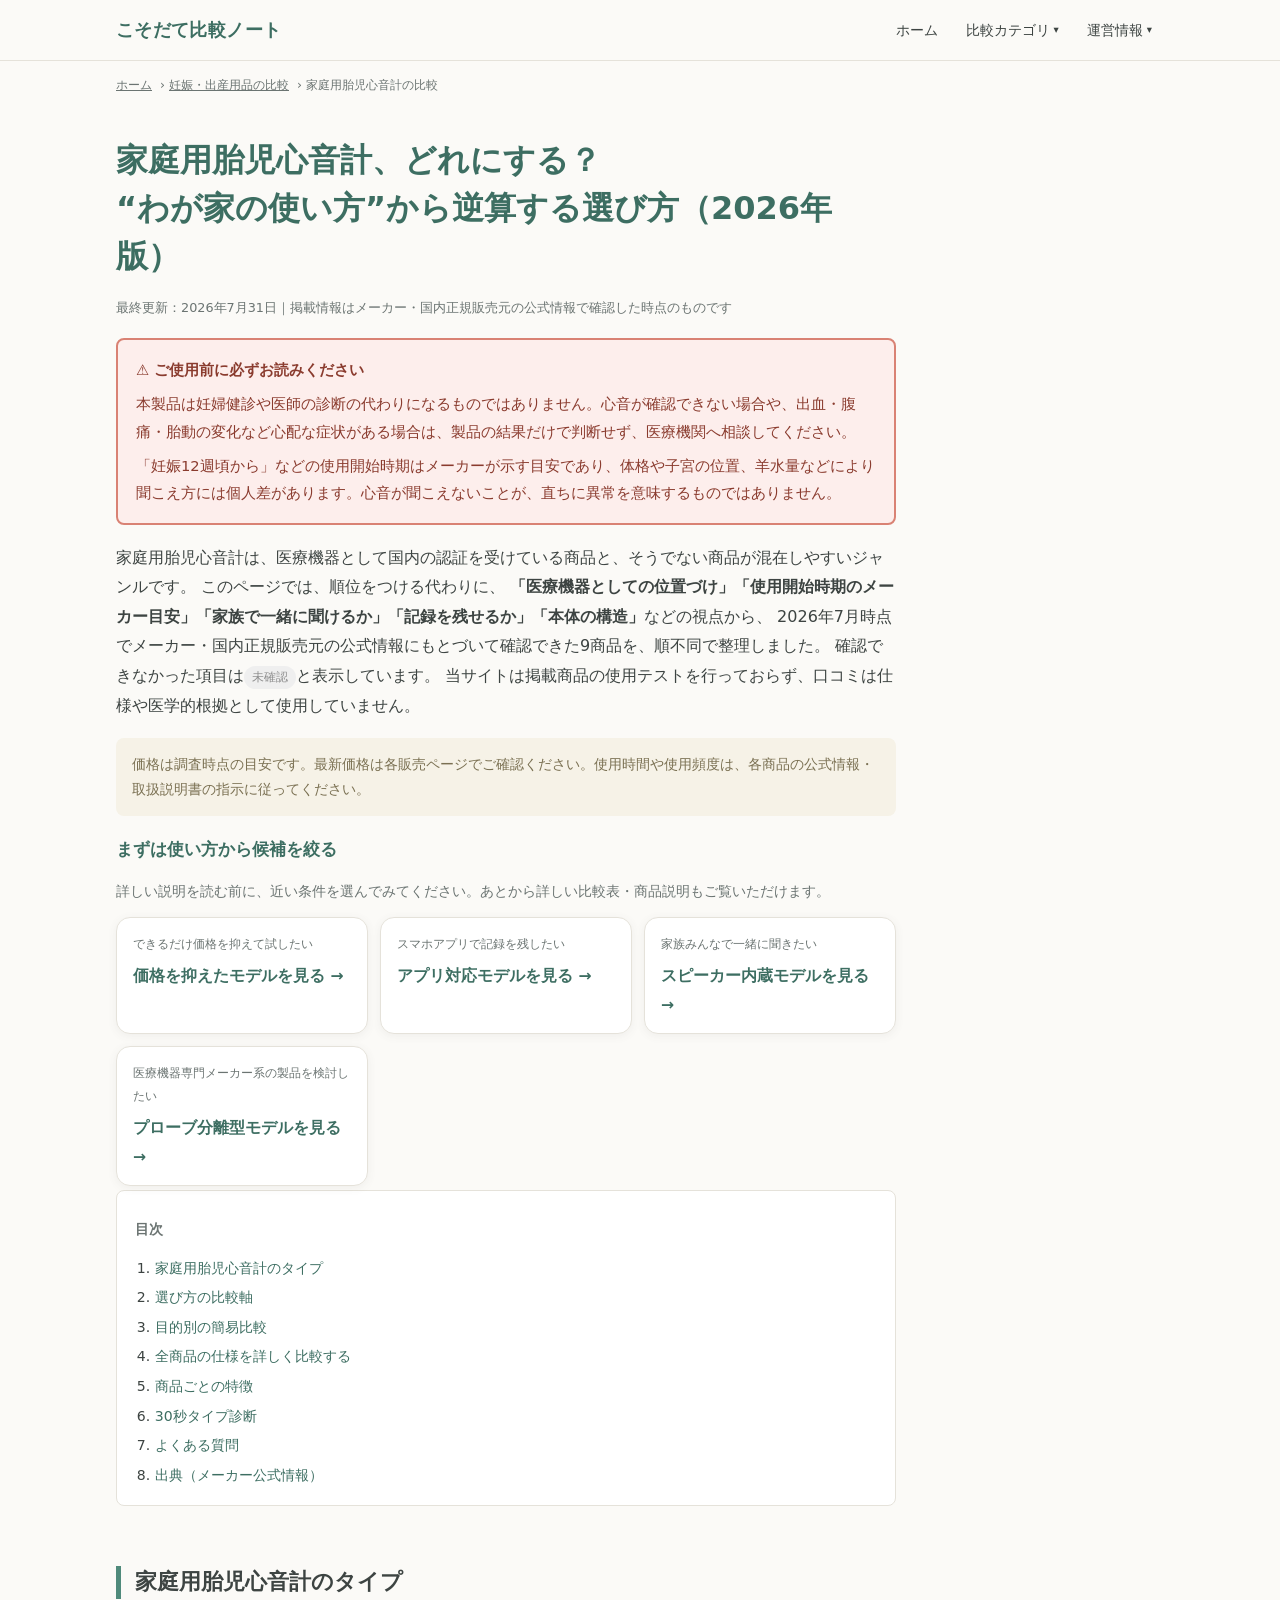
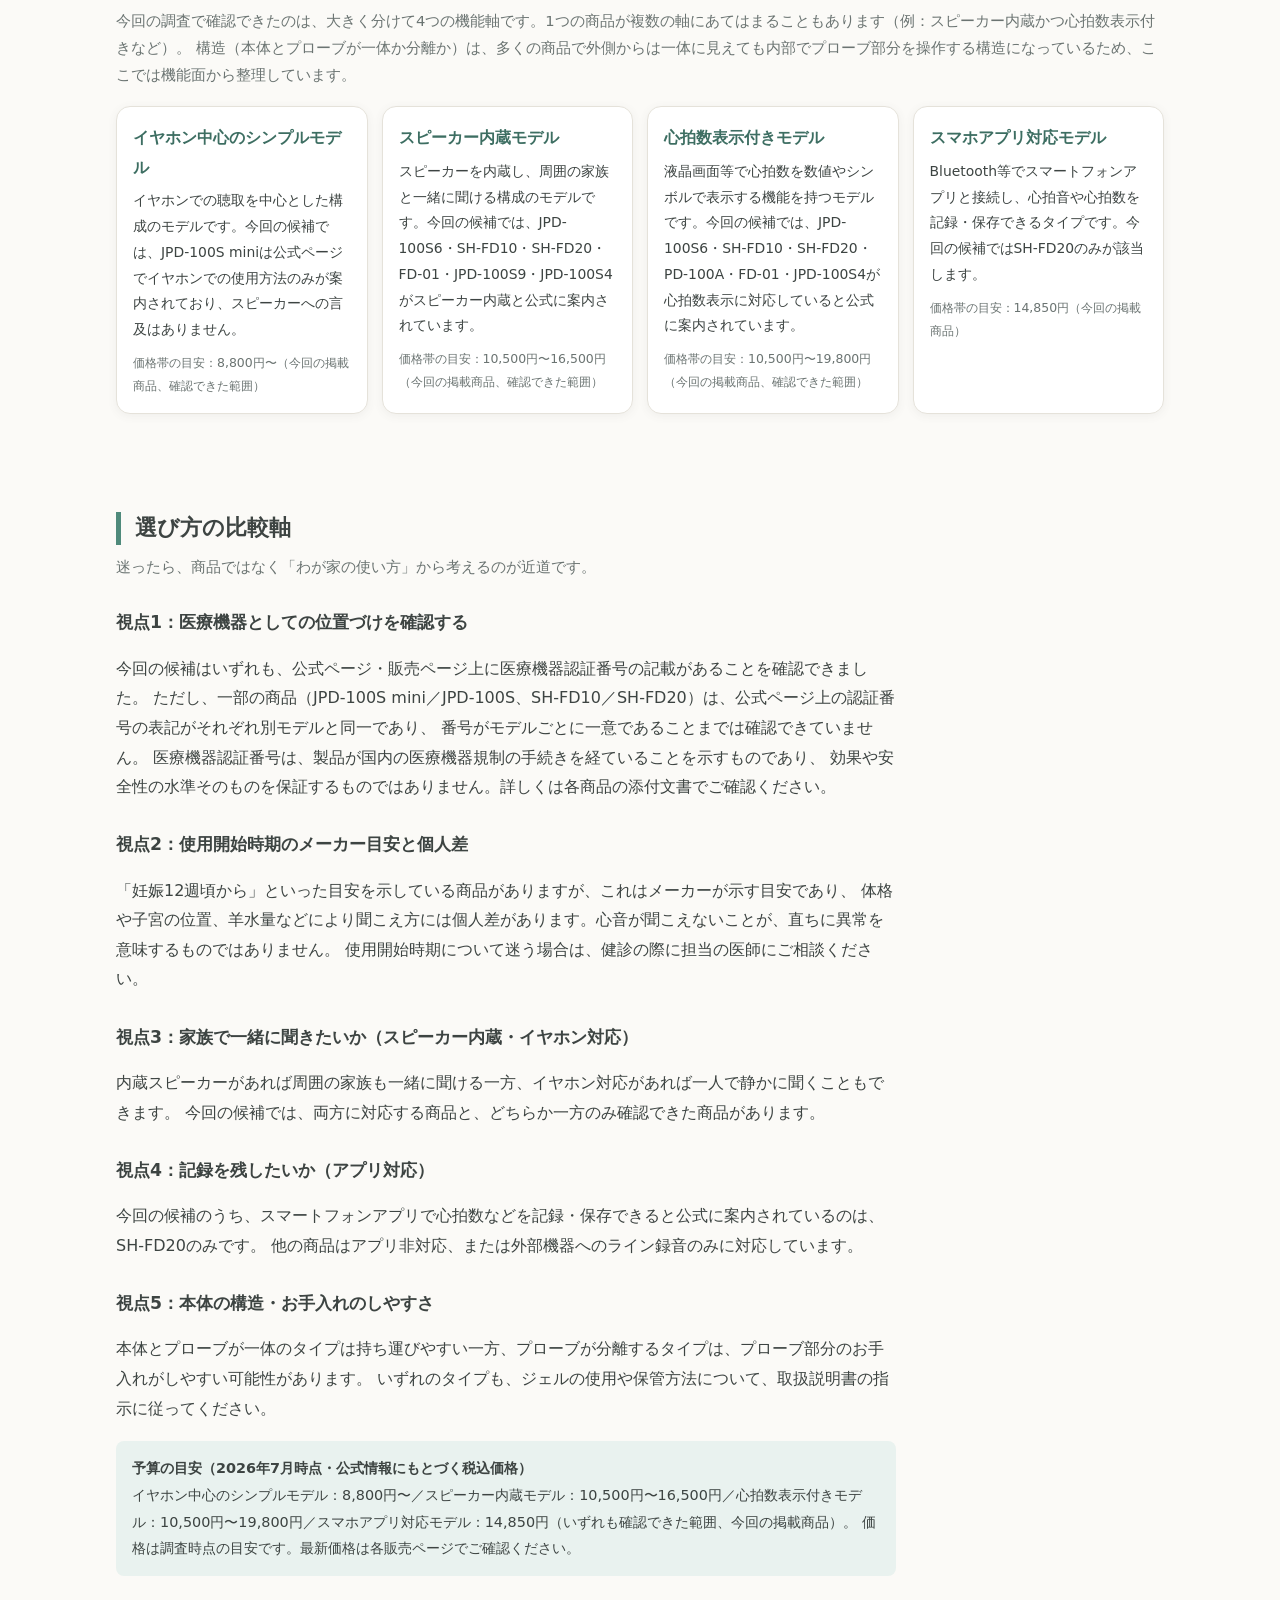
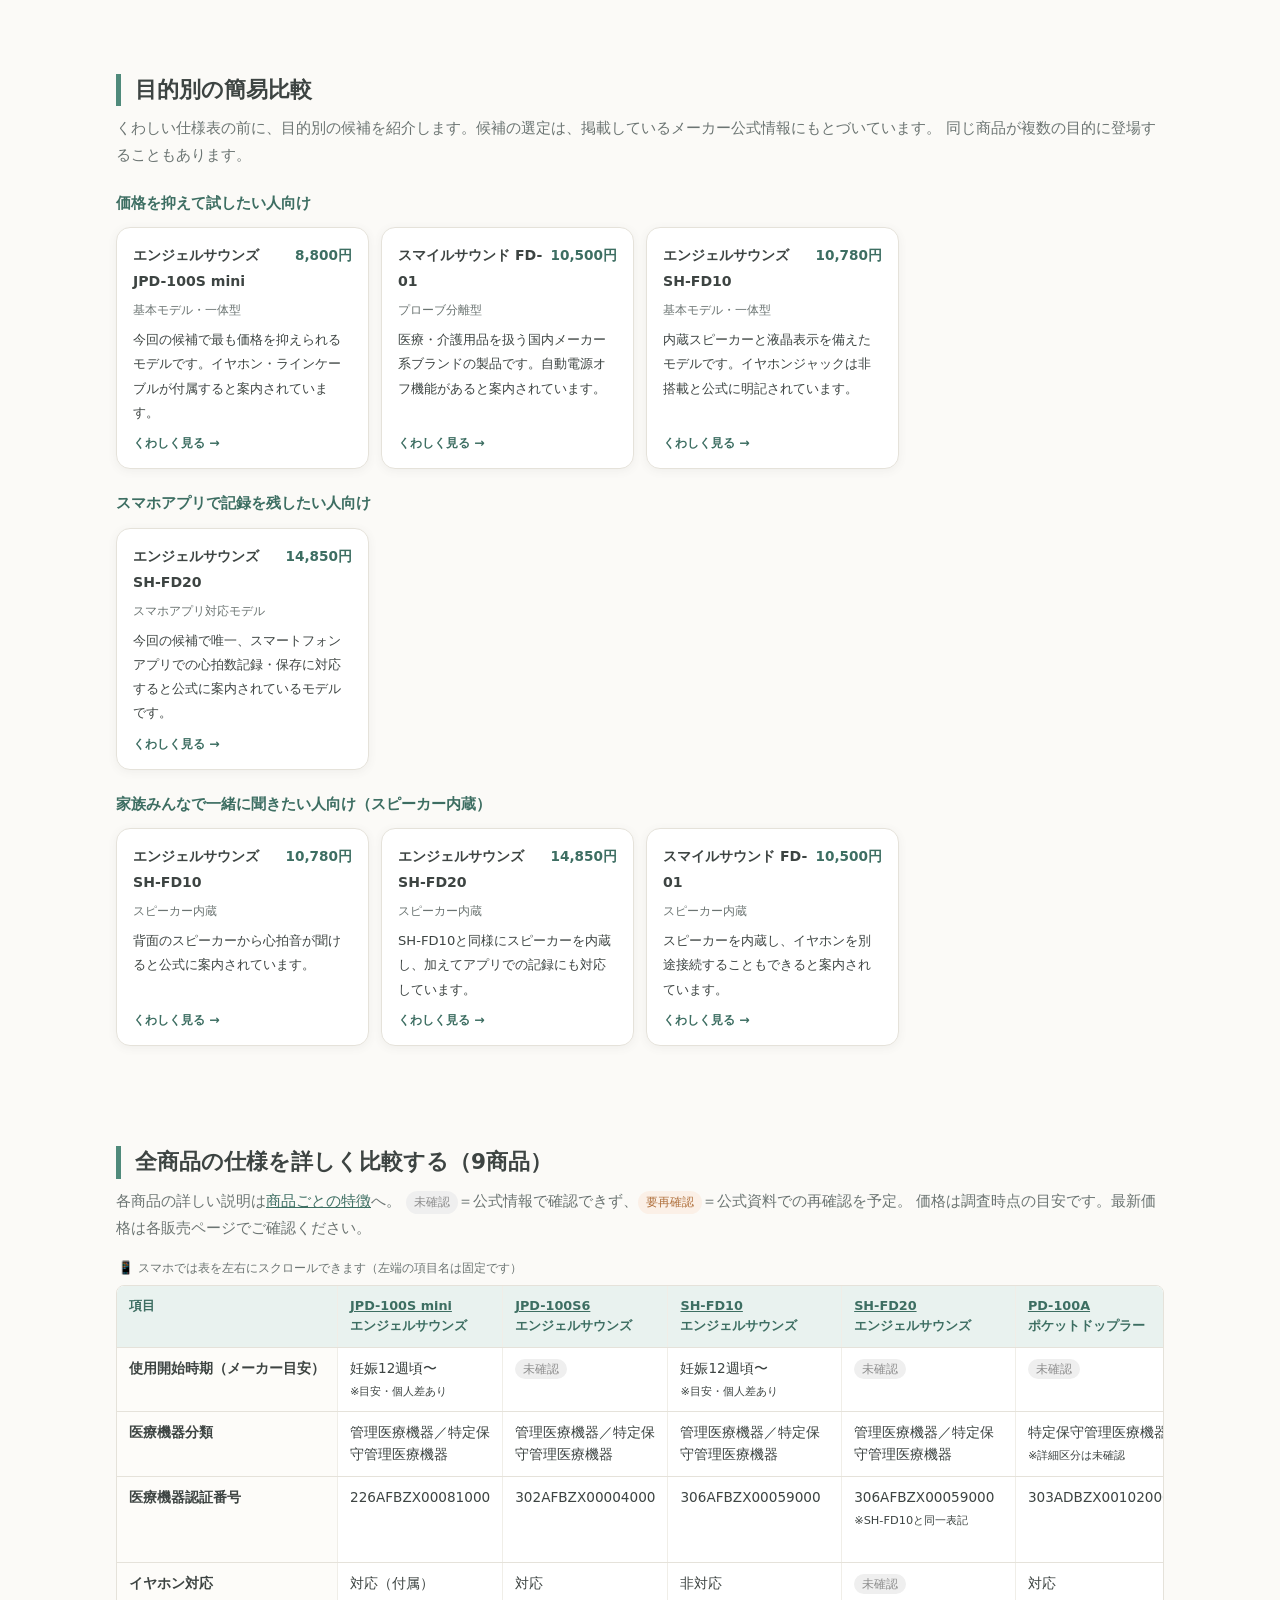
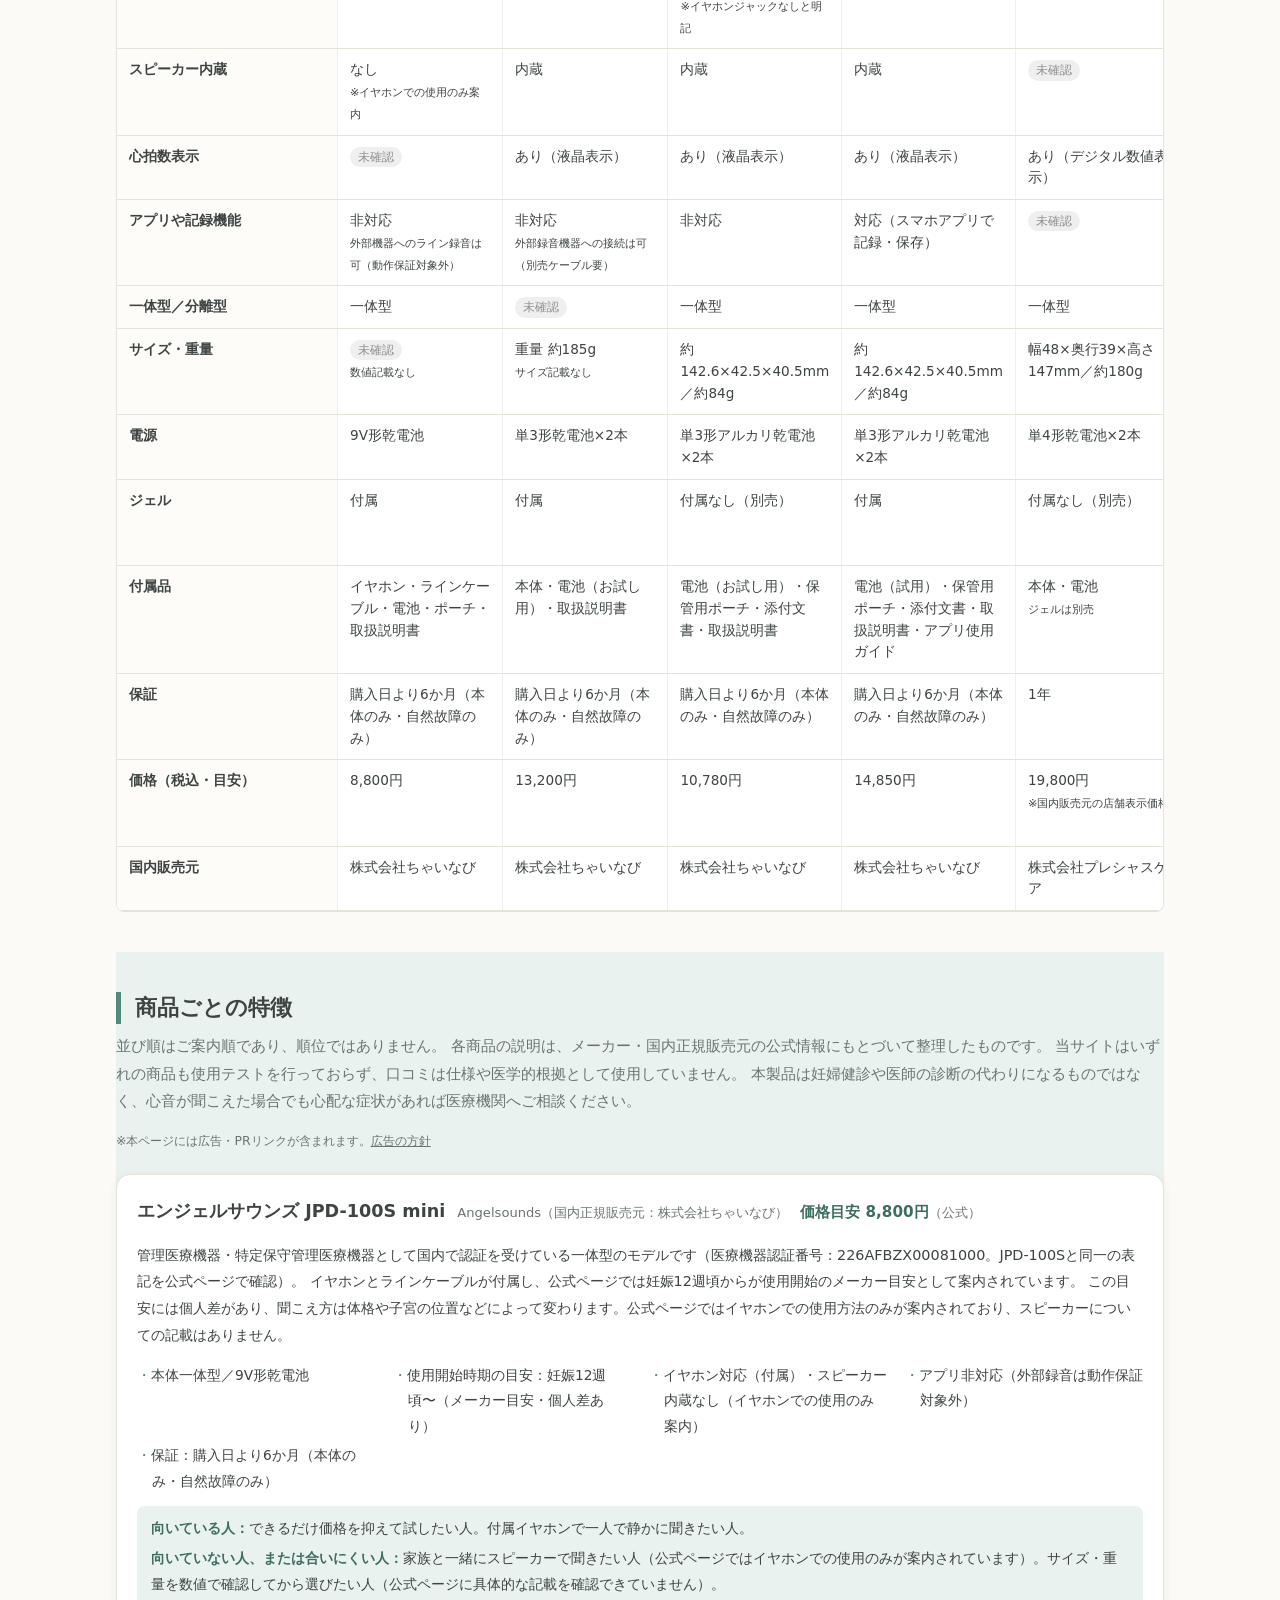
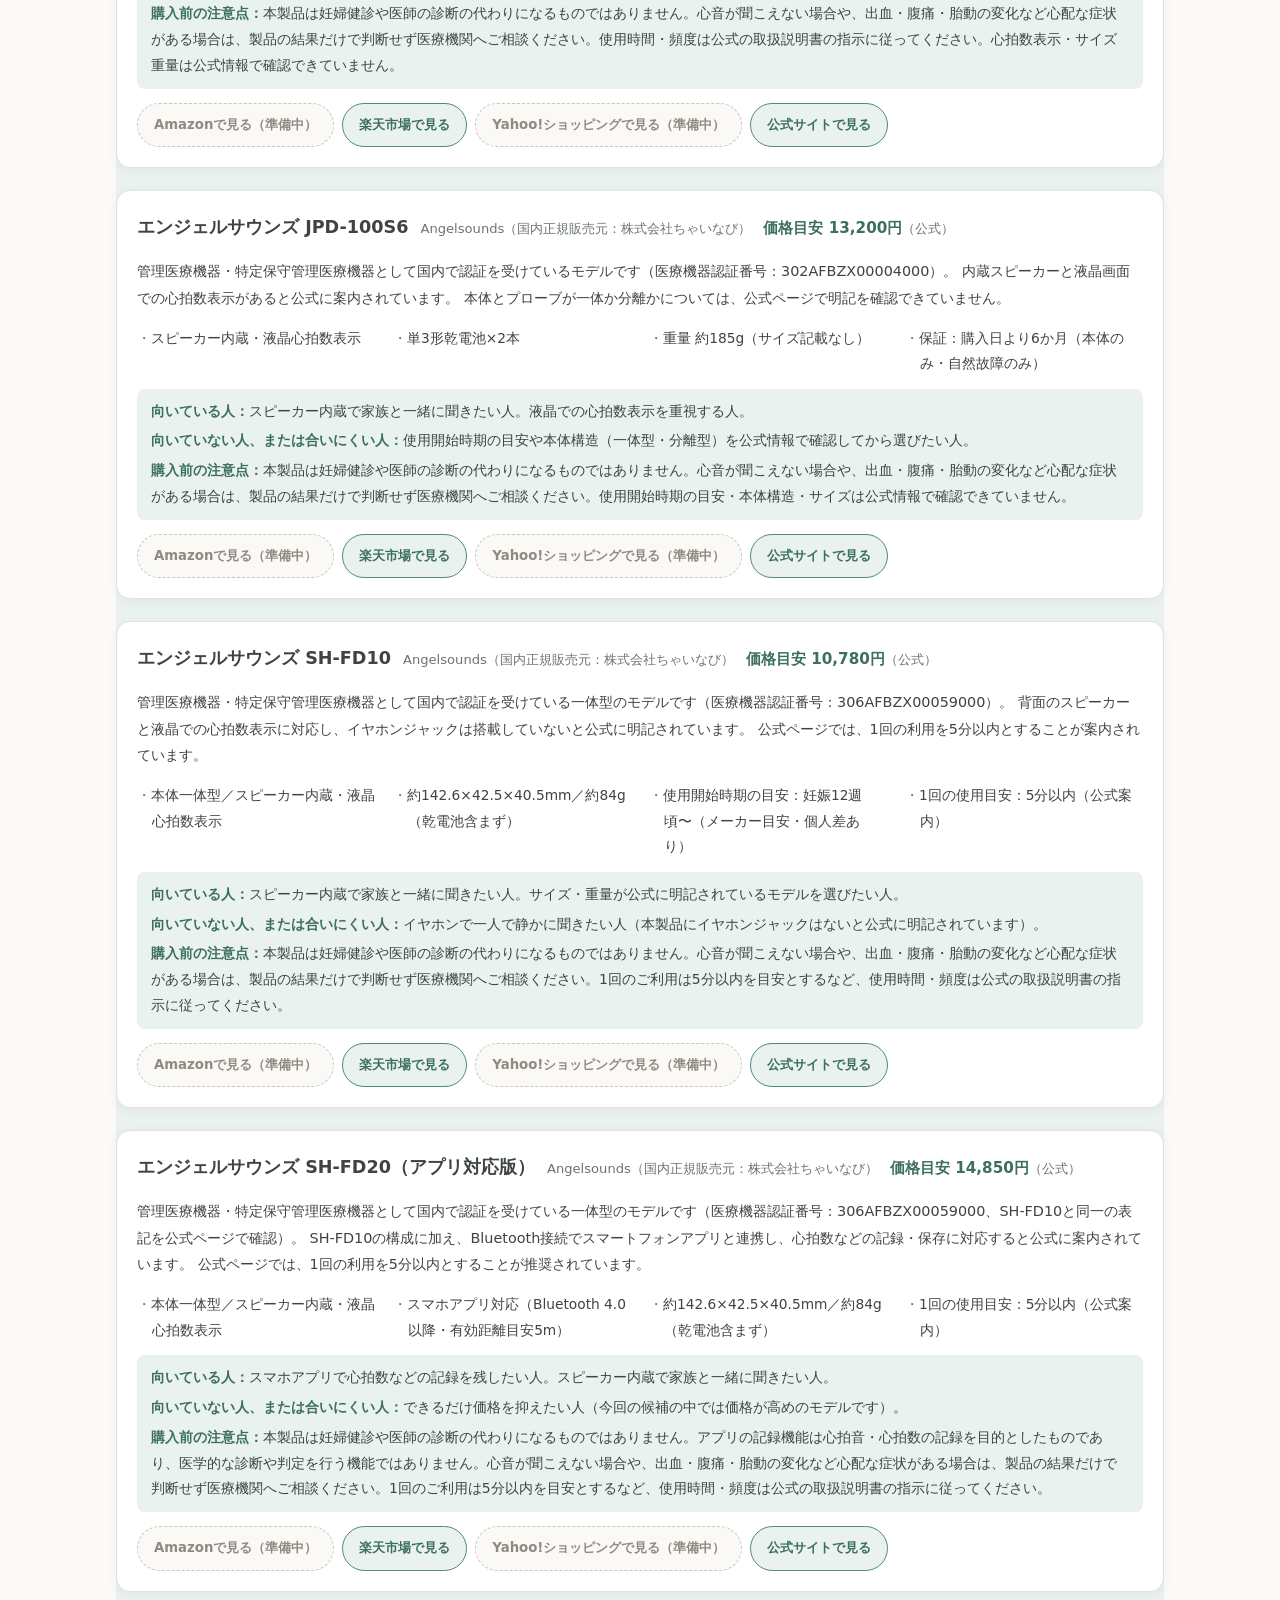
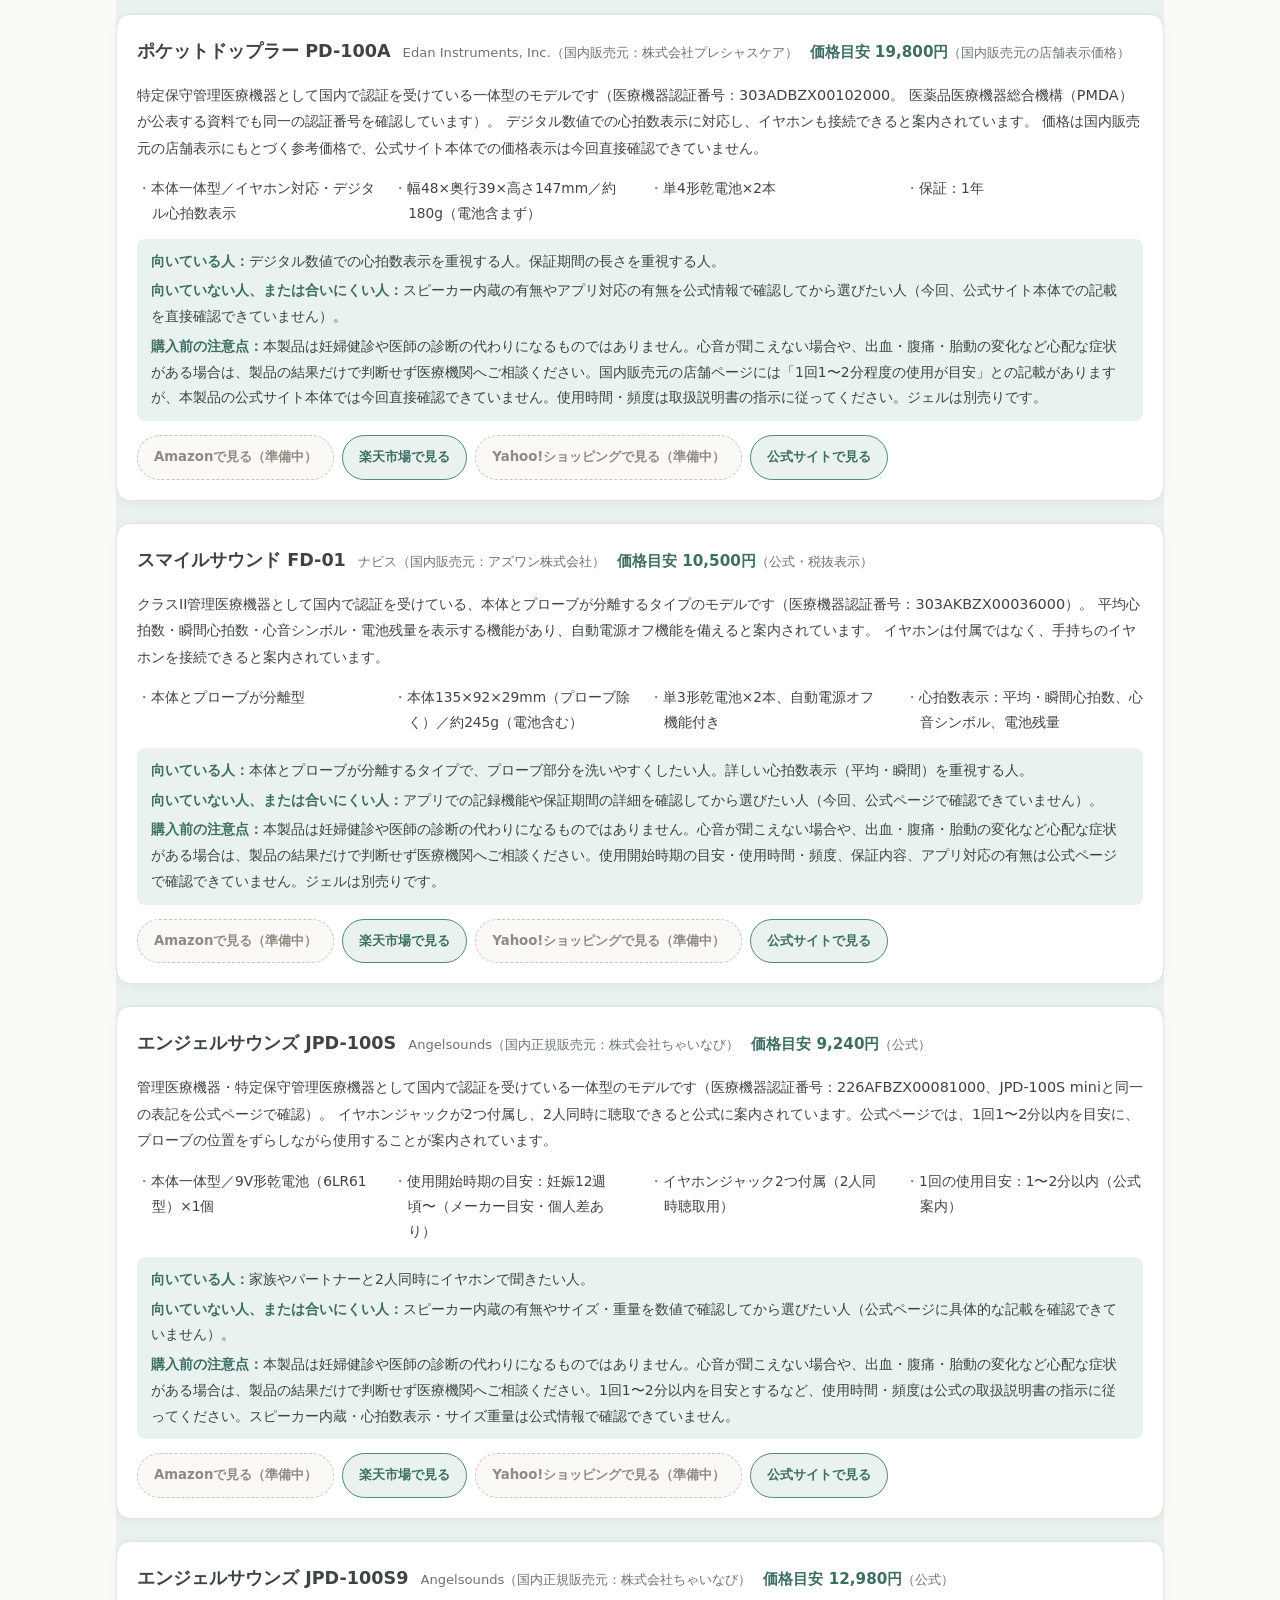
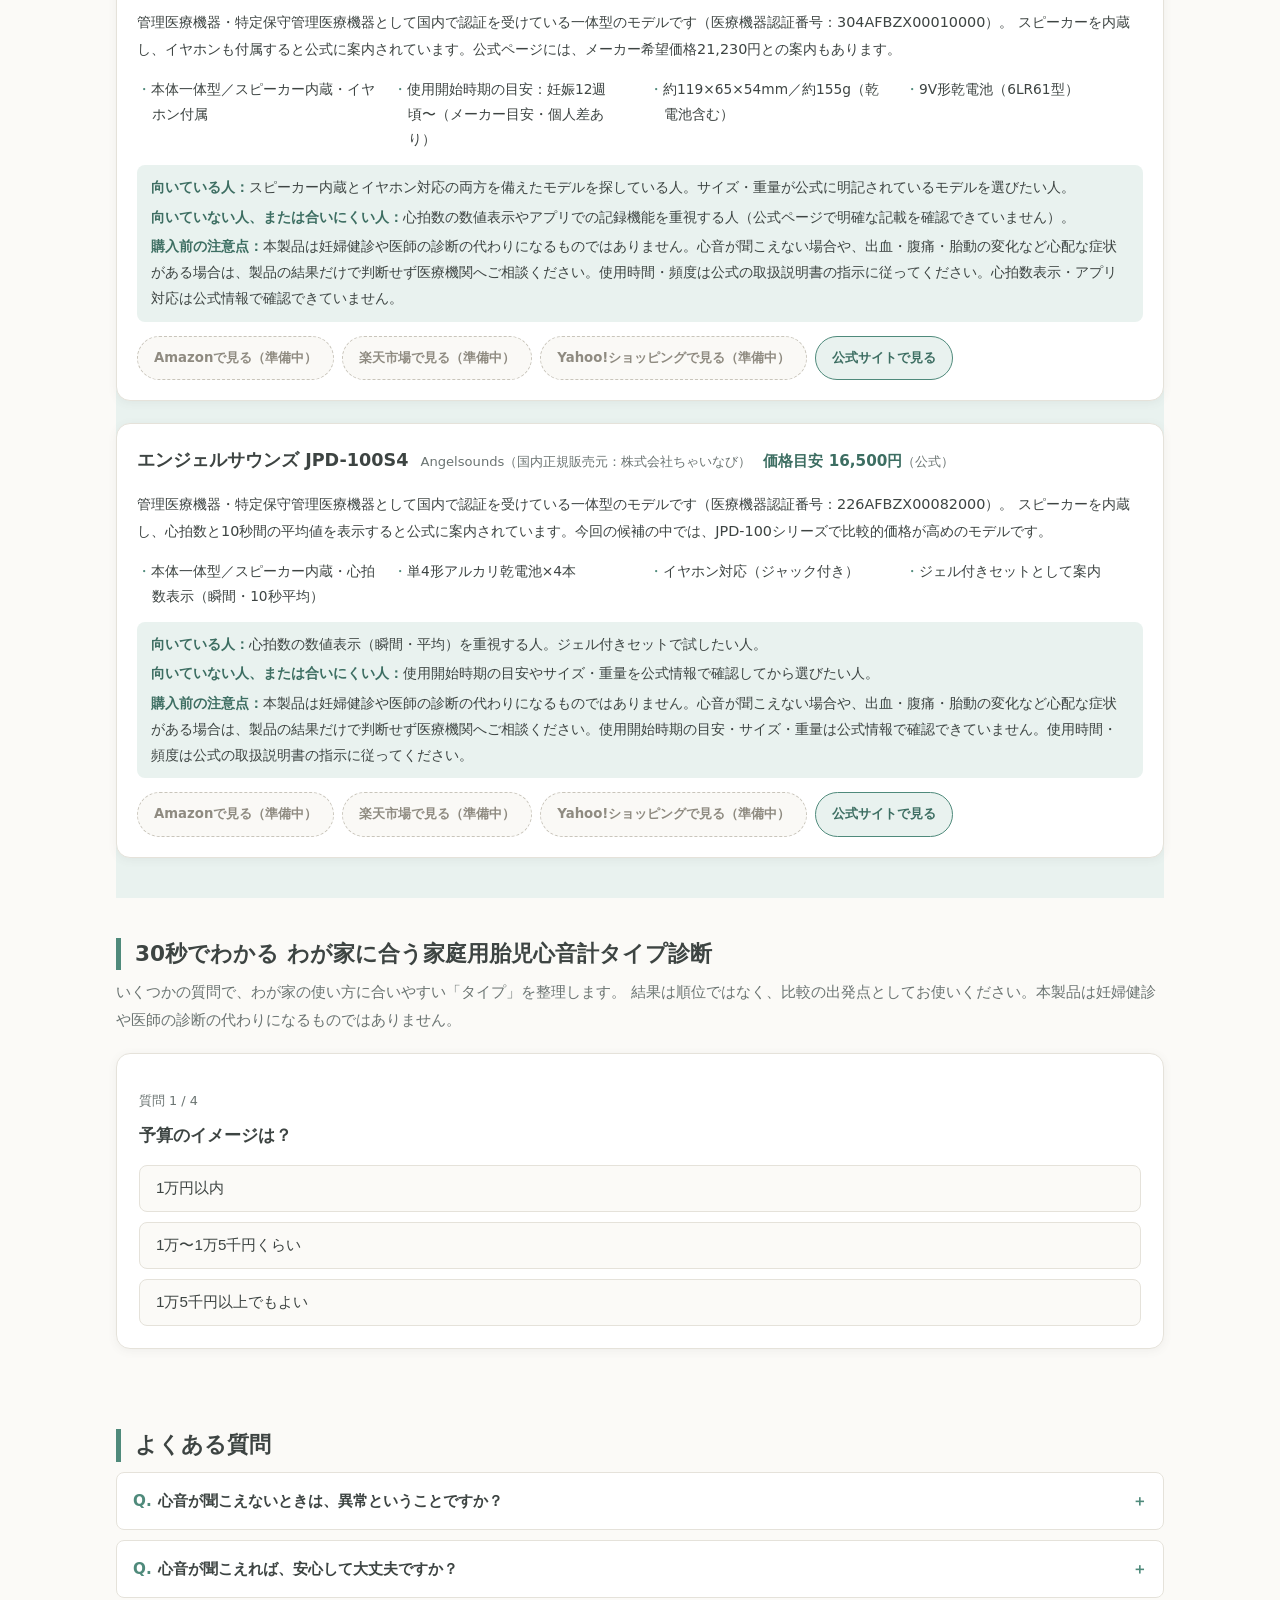
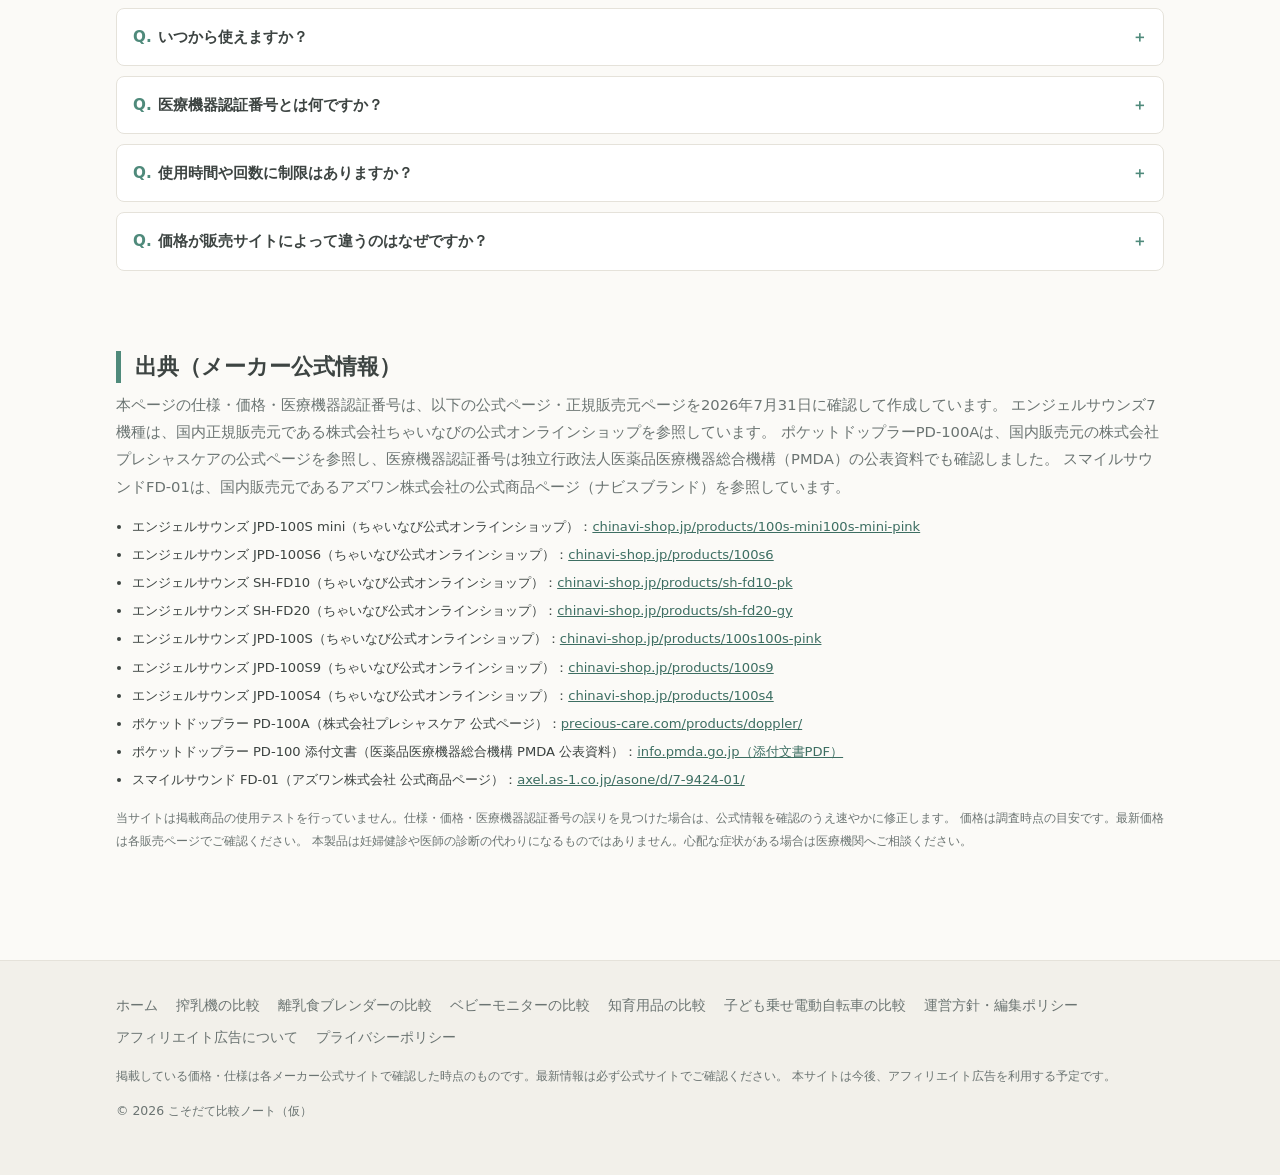
<file: public/taijishinon.html>
<!DOCTYPE html>
<html lang="ja">
<head>
<meta charset="UTF-8">
<meta name="viewport" content="width=device-width, initial-scale=1">
<meta name="google-site-verification" content="jQ2ERk1EOT_RBc7FGGnkCHVybZwU9jA02yAc_kkbmw0" />
<!-- Google tag (gtag.js) -->
<script async src="https://www.googletagmanager.com/gtag/js?id=G-FZPYG6CCM2"></script>
<script>
  window.dataLayer = window.dataLayer || [];
  function gtag(){dataLayer.push(arguments);}
  gtag('js', new Date());
  gtag('config', 'G-FZPYG6CCM2');
</script>
<title>家庭用胎児心音計の選び方と比較（2026年版）｜こそだて比較ノート（仮）</title>
<meta name="description" content="エンジェルサウンズ7機種、ポケットドップラーPD-100A、スマイルサウンドFD-01の家庭用胎児心音計9商品を、医療機器分類・認証番号を含むメーカー公式情報にもとづいて整理しました。本製品は妊婦健診や医師の診断の代わりになるものではありません。">
<link rel="stylesheet" href="assets/css/style.css">
</head>
<body>

<header class="site-header">
  <div class="container header-inner">
    <a class="brand" href="index.html">
      <span class="brand-logo">こそだて比較ノート</span>
    </a>
    <button class="nav-toggle" aria-expanded="false" aria-controls="global-nav">メニュー ☰</button>
    <nav class="global-nav" id="global-nav" aria-label="サイト内メニュー">
      <ul>
        <li><a href="index.html">ホーム</a></li>
        <li class="nav-has-sub">
          <button class="nav-sub-toggle" aria-expanded="false">比較カテゴリ <span class="nav-caret" aria-hidden="true">▾</span></button>
          <ul class="nav-submenu">
            <li><a href="sakunyuki.html">搾乳機の比較</a></li>
            <li><a href="blender.html">離乳食ブレンダーの比較</a></li>
            <li><a href="babymonitor.html">ベビーモニターの比較</a></li>
            <li><a href="chiiku.html">知育用品の比較</a></li>
            <li><a href="kidsbike.html">子ども乗せ電動自転車の比較</a></li>
          </ul>
        </li>
        <li class="nav-has-sub">
          <button class="nav-sub-toggle" aria-expanded="false">運営情報 <span class="nav-caret" aria-hidden="true">▾</span></button>
          <ul class="nav-submenu">
            <li><a href="about.html">運営方針</a></li>
            <li><a href="ads-policy.html">広告について</a></li>
            <li><a href="privacy.html">プライバシー</a></li>
          </ul>
        </li>
      </ul>
    </nav>
  </div>
</header>

<main>
<div class="container">

  <nav class="breadcrumb" aria-label="パンくず">
    <ol>
      <li><a href="index.html">ホーム</a></li>
      <li><a href="ninshin-shussan.html">妊娠・出産用品の比較</a></li>
      <li>家庭用胎児心音計の比較</li>
    </ol>
  </nav>

  <!-- 導入 -->
  <section class="section" style="padding-bottom:20px;">
    <div class="article">
      <h1 class="hero-copy" style="font-size:clamp(1.4rem,4vw,2rem);">家庭用胎児心音計、どれにする？<br>“わが家の使い方”から逆算する選び方（2026年版）</h1>
      <p style="font-size:0.8rem;color:var(--c-ink-soft);">最終更新：2026年7月31日｜掲載情報はメーカー・国内正規販売元の公式情報で確認した時点のものです</p>

      <div class="medical-notice">
        <p><strong>⚠ ご使用前に必ずお読みください</strong></p>
        <p>本製品は妊婦健診や医師の診断の代わりになるものではありません。心音が確認できない場合や、出血・腹痛・胎動の変化など心配な症状がある場合は、製品の結果だけで判断せず、医療機関へ相談してください。</p>
        <p>「妊娠12週頃から」などの使用開始時期はメーカーが示す目安であり、体格や子宮の位置、羊水量などにより聞こえ方には個人差があります。心音が聞こえないことが、直ちに異常を意味するものではありません。</p>
      </div>

      <p>
        家庭用胎児心音計は、医療機器として国内の認証を受けている商品と、そうでない商品が混在しやすいジャンルです。
        このページでは、順位をつける代わりに、
        <strong>「医療機器としての位置づけ」「使用開始時期のメーカー目安」「家族で一緒に聞けるか」「記録を残せるか」「本体の構造」</strong>などの視点から、
        2026年7月時点でメーカー・国内正規販売元の公式情報にもとづいて確認できた9商品を、順不同で整理しました。
        確認できなかった項目は<span class="chip-unverified">未確認</span>と表示しています。
        当サイトは掲載商品の使用テストを行っておらず、口コミは仕様や医学的根拠として使用していません。
      </p>
      <div class="note-box">
        価格は調査時点の目安です。最新価格は各販売ページでご確認ください。使用時間や使用頻度は、各商品の公式情報・取扱説明書の指示に従ってください。
      </div>

      <div class="quick-guide" id="quick-guide">
        <h2 class="quick-guide-heading">まずは使い方から候補を絞る</h2>
        <p class="quick-guide-lead">詳しい説明を読む前に、近い条件を選んでみてください。あとから詳しい比較表・商品説明もご覧いただけます。</p>
        <div class="quick-guide-grid">
          <a class="card quick-guide-item" href="#p-jpd100smini">
            <span class="quick-guide-cond">できるだけ価格を抑えて試したい</span>
            <span class="quick-guide-type">価格を抑えたモデルを見る →</span>
          </a>
          <a class="card quick-guide-item" href="#p-shfd20">
            <span class="quick-guide-cond">スマホアプリで記録を残したい</span>
            <span class="quick-guide-type">アプリ対応モデルを見る →</span>
          </a>
          <a class="card quick-guide-item" href="#p-shfd10">
            <span class="quick-guide-cond">家族みんなで一緒に聞きたい</span>
            <span class="quick-guide-type">スピーカー内蔵モデルを見る →</span>
          </a>
          <a class="card quick-guide-item" href="#p-fd01">
            <span class="quick-guide-cond">医療機器専門メーカー系の製品を検討したい</span>
            <span class="quick-guide-type">プローブ分離型モデルを見る →</span>
          </a>
        </div>
      </div>

      <nav class="toc" aria-label="目次">
        <p class="toc-title">目次</p>
        <ol>
          <li><a href="#types">家庭用胎児心音計のタイプ</a></li>
          <li><a href="#howto">選び方の比較軸</a></li>
          <li><a href="#mini-compare">目的別の簡易比較</a></li>
          <li><a href="#table">全商品の仕様を詳しく比較する</a></li>
          <li><a href="#products">商品ごとの特徴</a></li>
          <li><a href="#quiz">30秒タイプ診断</a></li>
          <li><a href="#faq">よくある質問</a></li>
          <li><a href="#sources">出典（メーカー公式情報）</a></li>
        </ol>
      </nav>
    </div>
  </section>

  <!-- タイプ解説 -->
  <section class="section" id="types">
    <h2 class="section-title">家庭用胎児心音計のタイプ</h2>
    <p class="section-lead">
      今回の調査で確認できたのは、大きく分けて4つの機能軸です。1つの商品が複数の軸にあてはまることもあります（例：スピーカー内蔵かつ心拍数表示付きなど）。
      構造（本体とプローブが一体か分離か）は、多くの商品で外側からは一体に見えても内部でプローブ部分を操作する構造になっているため、ここでは機能面から整理しています。
    </p>

    <div class="type-grid">
      <div class="card type-card">
        <h3>イヤホン中心のシンプルモデル</h3>
        <p>イヤホンでの聴取を中心とした構成のモデルです。今回の候補では、JPD-100S miniは公式ページでイヤホンでの使用方法のみが案内されており、スピーカーへの言及はありません。</p>
        <span class="type-meta">価格帯の目安：8,800円〜（今回の掲載商品、確認できた範囲）</span>
      </div>
      <div class="card type-card">
        <h3>スピーカー内蔵モデル</h3>
        <p>スピーカーを内蔵し、周囲の家族と一緒に聞ける構成のモデルです。今回の候補では、JPD-100S6・SH-FD10・SH-FD20・FD-01・JPD-100S9・JPD-100S4がスピーカー内蔵と公式に案内されています。</p>
        <span class="type-meta">価格帯の目安：10,500円〜16,500円（今回の掲載商品、確認できた範囲）</span>
      </div>
      <div class="card type-card">
        <h3>心拍数表示付きモデル</h3>
        <p>液晶画面等で心拍数を数値やシンボルで表示する機能を持つモデルです。今回の候補では、JPD-100S6・SH-FD10・SH-FD20・PD-100A・FD-01・JPD-100S4が心拍数表示に対応していると公式に案内されています。</p>
        <span class="type-meta">価格帯の目安：10,500円〜19,800円（今回の掲載商品、確認できた範囲）</span>
      </div>
      <div class="card type-card">
        <h3>スマホアプリ対応モデル</h3>
        <p>Bluetooth等でスマートフォンアプリと接続し、心拍音や心拍数を記録・保存できるタイプです。今回の候補ではSH-FD20のみが該当します。</p>
        <span class="type-meta">価格帯の目安：14,850円（今回の掲載商品）</span>
      </div>
    </div>
  </section>

  <!-- 選び方の比較軸 -->
  <section class="section" id="howto">
    <h2 class="section-title">選び方の比較軸</h2>
    <p class="section-lead">迷ったら、商品ではなく「わが家の使い方」から考えるのが近道です。</p>

    <div class="article">
      <h3>視点1：医療機器としての位置づけを確認する</h3>
      <p>
        今回の候補はいずれも、公式ページ・販売ページ上に医療機器認証番号の記載があることを確認できました。
        ただし、一部の商品（JPD-100S mini／JPD-100S、SH-FD10／SH-FD20）は、公式ページ上の認証番号の表記がそれぞれ別モデルと同一であり、
        番号がモデルごとに一意であることまでは確認できていません。
        医療機器認証番号は、製品が国内の医療機器規制の手続きを経ていることを示すものであり、
        効果や安全性の水準そのものを保証するものではありません。詳しくは各商品の添付文書でご確認ください。
      </p>

      <h3>視点2：使用開始時期のメーカー目安と個人差</h3>
      <p>
        「妊娠12週頃から」といった目安を示している商品がありますが、これはメーカーが示す目安であり、
        体格や子宮の位置、羊水量などにより聞こえ方には個人差があります。心音が聞こえないことが、直ちに異常を意味するものではありません。
        使用開始時期について迷う場合は、健診の際に担当の医師にご相談ください。
      </p>

      <h3>視点3：家族で一緒に聞きたいか（スピーカー内蔵・イヤホン対応）</h3>
      <p>
        内蔵スピーカーがあれば周囲の家族も一緒に聞ける一方、イヤホン対応があれば一人で静かに聞くこともできます。
        今回の候補では、両方に対応する商品と、どちらか一方のみ確認できた商品があります。
      </p>

      <h3>視点4：記録を残したいか（アプリ対応）</h3>
      <p>
        今回の候補のうち、スマートフォンアプリで心拍数などを記録・保存できると公式に案内されているのは、SH-FD20のみです。
        他の商品はアプリ非対応、または外部機器へのライン録音のみに対応しています。
      </p>

      <h3>視点5：本体の構造・お手入れのしやすさ</h3>
      <p>
        本体とプローブが一体のタイプは持ち運びやすい一方、プローブが分離するタイプは、プローブ部分のお手入れがしやすい可能性があります。
        いずれのタイプも、ジェルの使用や保管方法について、取扱説明書の指示に従ってください。
      </p>

      <div class="info-box">
        <strong>予算の目安（2026年7月時点・公式情報にもとづく税込価格）</strong><br>
        イヤホン中心のシンプルモデル：8,800円〜／スピーカー内蔵モデル：10,500円〜16,500円／心拍数表示付きモデル：10,500円〜19,800円／スマホアプリ対応モデル：14,850円（いずれも確認できた範囲、今回の掲載商品）。
        価格は調査時点の目安です。最新価格は各販売ページでご確認ください。
      </div>
    </div>
  </section>

  <!-- 目的別の簡易比較 -->
  <section class="section" id="mini-compare">
    <h2 class="section-title">目的別の簡易比較</h2>
    <p class="section-lead">
      くわしい仕様表の前に、目的別の候補を紹介します。候補の選定は、掲載しているメーカー公式情報にもとづいています。
      同じ商品が複数の目的に登場することもあります。
    </p>

    <div class="mini-compare-group">
      <h3 class="mini-compare-heading">価格を抑えて試したい人向け</h3>
      <div class="mini-compare-cards">
        <a class="card mini-compare-card" href="#p-jpd100smini">
          <div class="mini-compare-top">
            <span class="mini-compare-name">エンジェルサウンズ JPD-100S mini</span>
            <span class="mini-compare-price">8,800円</span>
          </div>
          <span class="mini-compare-type">基本モデル・一体型</span>
          <p class="mini-compare-reason">今回の候補で最も価格を抑えられるモデルです。イヤホン・ラインケーブルが付属すると案内されています。</p>
          <span class="mini-compare-link">くわしく見る →</span>
        </a>
        <a class="card mini-compare-card" href="#p-fd01">
          <div class="mini-compare-top">
            <span class="mini-compare-name">スマイルサウンド FD-01</span>
            <span class="mini-compare-price">10,500円</span>
          </div>
          <span class="mini-compare-type">プローブ分離型</span>
          <p class="mini-compare-reason">医療・介護用品を扱う国内メーカー系ブランドの製品です。自動電源オフ機能があると案内されています。</p>
          <span class="mini-compare-link">くわしく見る →</span>
        </a>
        <a class="card mini-compare-card" href="#p-shfd10">
          <div class="mini-compare-top">
            <span class="mini-compare-name">エンジェルサウンズ SH-FD10</span>
            <span class="mini-compare-price">10,780円</span>
          </div>
          <span class="mini-compare-type">基本モデル・一体型</span>
          <p class="mini-compare-reason">内蔵スピーカーと液晶表示を備えたモデルです。イヤホンジャックは非搭載と公式に明記されています。</p>
          <span class="mini-compare-link">くわしく見る →</span>
        </a>
      </div>
    </div>

    <div class="mini-compare-group">
      <h3 class="mini-compare-heading">スマホアプリで記録を残したい人向け</h3>
      <div class="mini-compare-cards">
        <a class="card mini-compare-card" href="#p-shfd20">
          <div class="mini-compare-top">
            <span class="mini-compare-name">エンジェルサウンズ SH-FD20</span>
            <span class="mini-compare-price">14,850円</span>
          </div>
          <span class="mini-compare-type">スマホアプリ対応モデル</span>
          <p class="mini-compare-reason">今回の候補で唯一、スマートフォンアプリでの心拍数記録・保存に対応すると公式に案内されているモデルです。</p>
          <span class="mini-compare-link">くわしく見る →</span>
        </a>
      </div>
    </div>

    <div class="mini-compare-group">
      <h3 class="mini-compare-heading">家族みんなで一緒に聞きたい人向け（スピーカー内蔵）</h3>
      <div class="mini-compare-cards">
        <a class="card mini-compare-card" href="#p-shfd10">
          <div class="mini-compare-top">
            <span class="mini-compare-name">エンジェルサウンズ SH-FD10</span>
            <span class="mini-compare-price">10,780円</span>
          </div>
          <span class="mini-compare-type">スピーカー内蔵</span>
          <p class="mini-compare-reason">背面のスピーカーから心拍音が聞けると公式に案内されています。</p>
          <span class="mini-compare-link">くわしく見る →</span>
        </a>
        <a class="card mini-compare-card" href="#p-shfd20">
          <div class="mini-compare-top">
            <span class="mini-compare-name">エンジェルサウンズ SH-FD20</span>
            <span class="mini-compare-price">14,850円</span>
          </div>
          <span class="mini-compare-type">スピーカー内蔵</span>
          <p class="mini-compare-reason">SH-FD10と同様にスピーカーを内蔵し、加えてアプリでの記録にも対応しています。</p>
          <span class="mini-compare-link">くわしく見る →</span>
        </a>
        <a class="card mini-compare-card" href="#p-fd01">
          <div class="mini-compare-top">
            <span class="mini-compare-name">スマイルサウンド FD-01</span>
            <span class="mini-compare-price">10,500円</span>
          </div>
          <span class="mini-compare-type">スピーカー内蔵</span>
          <p class="mini-compare-reason">スピーカーを内蔵し、イヤホンを別途接続することもできると案内されています。</p>
          <span class="mini-compare-link">くわしく見る →</span>
        </a>
      </div>
    </div>
  </section>

  <!-- 比較表 -->
  <section class="section" id="table">
    <h2 class="section-title">全商品の仕様を詳しく比較する（9商品）</h2>
    <p class="section-lead">
      各商品の詳しい説明は<a href="#products">商品ごとの特徴</a>へ。
      <span class="chip-unverified">未確認</span>＝公式情報で確認できず、<span class="chip-recheck">要再確認</span>＝公式資料での再確認を予定。
      価格は調査時点の目安です。最新価格は各販売ページでご確認ください。
    </p>
    <p class="table-scroll-hint">📱 スマホでは表を左右にスクロールできます（左端の項目名は固定です）</p>

    <div class="table-scroll" tabindex="0" role="region" aria-label="家庭用胎児心音計9商品の比較表">
      <table class="compare-table">
        <thead>
          <tr>
            <th class="row-label">項目</th>
            <th><a href="#p-jpd100smini">JPD-100S mini</a><br>エンジェルサウンズ</th>
            <th><a href="#p-jpd100s6">JPD-100S6</a><br>エンジェルサウンズ</th>
            <th><a href="#p-shfd10">SH-FD10</a><br>エンジェルサウンズ</th>
            <th><a href="#p-shfd20">SH-FD20</a><br>エンジェルサウンズ</th>
            <th><a href="#p-pd100a">PD-100A</a><br>ポケットドップラー</th>
            <th><a href="#p-fd01">FD-01</a><br>スマイルサウンド</th>
            <th><a href="#p-jpd100s">JPD-100S</a><br>エンジェルサウンズ</th>
            <th><a href="#p-jpd100s9">JPD-100S9</a><br>エンジェルサウンズ</th>
            <th><a href="#p-jpd100s4">JPD-100S4</a><br>エンジェルサウンズ</th>
          </tr>
        </thead>
        <tbody>
          <tr>
            <th class="row-label">使用開始時期（メーカー目安）</th>
            <td>妊娠12週頃〜<br><small>※目安・個人差あり</small></td>
            <td><span class="chip-unverified">未確認</span></td>
            <td>妊娠12週頃〜<br><small>※目安・個人差あり</small></td>
            <td><span class="chip-unverified">未確認</span></td>
            <td><span class="chip-unverified">未確認</span></td>
            <td>妊娠12週以降〜<br><small>※目安・個人差あり</small></td>
            <td>妊娠12週頃〜<br><small>※目安・個人差あり</small></td>
            <td>妊娠12週頃〜<br><small>※目安・個人差あり</small></td>
            <td><span class="chip-unverified">未確認</span></td>
          </tr>
          <tr>
            <th class="row-label">医療機器分類</th>
            <td>管理医療機器／特定保守管理医療機器</td>
            <td>管理医療機器／特定保守管理医療機器</td>
            <td>管理医療機器／特定保守管理医療機器</td>
            <td>管理医療機器／特定保守管理医療機器</td>
            <td>特定保守管理医療機器<br><small>※詳細区分は未確認</small></td>
            <td>クラスII 管理医療機器</td>
            <td>管理医療機器／特定保守管理医療機器</td>
            <td>管理医療機器／特定保守管理医療機器</td>
            <td>管理医療機器／特定保守管理医療機器</td>
          </tr>
          <tr>
            <th class="row-label">医療機器認証番号</th>
            <td>226AFBZX00081000</td>
            <td>302AFBZX00004000</td>
            <td>306AFBZX00059000</td>
            <td>306AFBZX00059000<br><small>※SH-FD10と同一表記</small></td>
            <td>303ADBZX00102000</td>
            <td>303AKBZX00036000</td>
            <td>226AFBZX00081000<br><small>※JPD-100S miniと同一表記</small></td>
            <td>304AFBZX00010000</td>
            <td>226AFBZX00082000</td>
          </tr>
          <tr>
            <th class="row-label">イヤホン対応</th>
            <td>対応（付属）</td>
            <td>対応</td>
            <td>非対応<br><small>※イヤホンジャックなしと明記</small></td>
            <td><span class="chip-unverified">未確認</span></td>
            <td>対応</td>
            <td>対応<br><small>※手持ちのイヤホンを接続</small></td>
            <td>対応（付属・2人同時聴取用イヤホンジャック2つ）</td>
            <td>対応（付属）</td>
            <td>対応</td>
          </tr>
          <tr>
            <th class="row-label">スピーカー内蔵</th>
            <td>なし<br><small>※イヤホンでの使用のみ案内</small></td>
            <td>内蔵</td>
            <td>内蔵</td>
            <td>内蔵</td>
            <td><span class="chip-unverified">未確認</span></td>
            <td>内蔵</td>
            <td><span class="chip-unverified">未確認</span></td>
            <td>内蔵</td>
            <td>内蔵</td>
          </tr>
          <tr>
            <th class="row-label">心拍数表示</th>
            <td><span class="chip-unverified">未確認</span></td>
            <td>あり（液晶表示）</td>
            <td>あり（液晶表示）</td>
            <td>あり（液晶表示）</td>
            <td>あり（デジタル数値表示）</td>
            <td>あり（平均・瞬間心拍数、心音シンボル等）</td>
            <td><span class="chip-unverified">未確認</span></td>
            <td><span class="chip-unverified">未確認</span></td>
            <td>あり（心拍数と10秒間の平均値を表示）</td>
          </tr>
          <tr>
            <th class="row-label">アプリや記録機能</th>
            <td>非対応<br><small>外部機器へのライン録音は可（動作保証対象外）</small></td>
            <td>非対応<br><small>外部録音機器への接続は可（別売ケーブル要）</small></td>
            <td>非対応</td>
            <td>対応（スマホアプリで記録・保存）</td>
            <td><span class="chip-unverified">未確認</span></td>
            <td><span class="chip-unverified">未確認</span></td>
            <td>非対応<br><small>外部機器へのライン録音は可</small></td>
            <td>非対応<br><small>外部録音機器への接続は可</small></td>
            <td>非対応<br><small>外部機器へのライン録音は可</small></td>
          </tr>
          <tr>
            <th class="row-label">一体型／分離型</th>
            <td>一体型</td>
            <td><span class="chip-unverified">未確認</span></td>
            <td>一体型</td>
            <td>一体型</td>
            <td>一体型</td>
            <td>分離型</td>
            <td>一体型</td>
            <td>一体型</td>
            <td>一体型</td>
          </tr>
          <tr>
            <th class="row-label">サイズ・重量</th>
            <td><span class="chip-unverified">未確認</span><br><small>数値記載なし</small></td>
            <td>重量 約185g<br><small>サイズ記載なし</small></td>
            <td>約142.6×42.5×40.5mm／約84g</td>
            <td>約142.6×42.5×40.5mm／約84g</td>
            <td>幅48×奥行39×高さ147mm／約180g</td>
            <td>本体135×92×29mm（プローブ除く）／約245g</td>
            <td><span class="chip-unverified">未確認</span><br><small>数値記載なし</small></td>
            <td>約119×65×54mm／約155g（乾電池含む）</td>
            <td><span class="chip-unverified">未確認</span><br><small>数値記載なし</small></td>
          </tr>
          <tr>
            <th class="row-label">電源</th>
            <td>9V形乾電池</td>
            <td>単3形乾電池×2本</td>
            <td>単3形アルカリ乾電池×2本</td>
            <td>単3形アルカリ乾電池×2本</td>
            <td>単4形乾電池×2本</td>
            <td>単3形乾電池×2本</td>
            <td>9V形乾電池（6LR61型）×1個</td>
            <td>9V形乾電池（6LR61型）</td>
            <td>単4形アルカリ乾電池×4本</td>
          </tr>
          <tr>
            <th class="row-label">ジェル</th>
            <td>付属</td>
            <td>付属</td>
            <td>付属なし（別売）</td>
            <td>付属</td>
            <td>付属なし（別売）</td>
            <td>付属なし（別売推奨品あり）</td>
            <td>付属なし<br><small>ジェル・クリーム等の使用を推奨</small></td>
            <td>付属（購入特典）</td>
            <td>付属（ジェル付きセット）</td>
          </tr>
          <tr>
            <th class="row-label">付属品</th>
            <td>イヤホン・ラインケーブル・電池・ポーチ・取扱説明書</td>
            <td>本体・電池（お試し用）・取扱説明書</td>
            <td>電池（お試し用）・保管用ポーチ・添付文書・取扱説明書</td>
            <td>電池（試用）・保管用ポーチ・添付文書・取扱説明書・アプリ使用ガイド</td>
            <td>本体・電池<br><small>ジェルは別売</small></td>
            <td>本体・プローブ・テスト用電池</td>
            <td>オリジナルヘッドセット・ラインケーブル・電池（試用品）・取扱説明書</td>
            <td>イヤホン・ラインケーブル・電池（試用品）・取扱説明書</td>
            <td>本体・ラインケーブル・単4アルカリ乾電池4本・取扱説明書</td>
          </tr>
          <tr>
            <th class="row-label">保証</th>
            <td>購入日より6か月（本体のみ・自然故障のみ）</td>
            <td>購入日より6か月（本体のみ・自然故障のみ）</td>
            <td>購入日より6か月（本体のみ・自然故障のみ）</td>
            <td>購入日より6か月（本体のみ・自然故障のみ）</td>
            <td>1年</td>
            <td><span class="chip-unverified">未確認</span></td>
            <td>購入日より6か月（本体のみ・自然故障のみ）</td>
            <td>購入日より6か月（本体のみ・自然故障のみ）</td>
            <td>購入日より6か月（本体のみ・自然故障のみ）</td>
          </tr>
          <tr>
            <th class="row-label">価格（税込・目安）</th>
            <td>8,800円</td>
            <td>13,200円</td>
            <td>10,780円</td>
            <td>14,850円</td>
            <td>19,800円<br><small>※国内販売元の店舗表示価格</small></td>
            <td>10,500円<small>（税抜表示）</small></td>
            <td>9,240円</td>
            <td>12,980円<br><small>※メーカー希望価格21,230円との案内あり</small></td>
            <td>16,500円</td>
          </tr>
          <tr>
            <th class="row-label">国内販売元</th>
            <td>株式会社ちゃいなび</td>
            <td>株式会社ちゃいなび</td>
            <td>株式会社ちゃいなび</td>
            <td>株式会社ちゃいなび</td>
            <td>株式会社プレシャスケア</td>
            <td>アズワン株式会社（ナビスブランド）</td>
            <td>株式会社ちゃいなび</td>
            <td>株式会社ちゃいなび</td>
            <td>株式会社ちゃいなび</td>
          </tr>
        </tbody>
      </table>
    </div>
  </section>

  <!-- 商品ごとの特徴 -->
  <section class="section section-alt" id="products">
    <h2 class="section-title">商品ごとの特徴</h2>
    <p class="section-lead">
      並び順はご案内順であり、順位ではありません。
      各商品の説明は、メーカー・国内正規販売元の公式情報にもとづいて整理したものです。
      当サイトはいずれの商品も使用テストを行っておらず、口コミは仕様や医学的根拠として使用していません。
      本製品は妊婦健診や医師の診断の代わりになるものではなく、心音が聞こえた場合でも心配な症状があれば医療機関へご相談ください。
    </p>
    <p class="pr-note-inline">※本ページには広告・PRリンクが含まれます。<a href="ads-policy.html">広告の方針</a></p>

    <article class="card product-card" id="p-jpd100smini">
      <div class="product-head">
        <h3>エンジェルサウンズ JPD-100S mini</h3>
        <span class="product-maker">Angelsounds（国内正規販売元：株式会社ちゃいなび）</span>
        <span class="product-price">価格目安 8,800円<small>（公式）</small></span>
      </div>
      <p style="font-size:0.9rem;">
        管理医療機器・特定保守管理医療機器として国内で認証を受けている一体型のモデルです（医療機器認証番号：226AFBZX00081000。JPD-100Sと同一の表記を公式ページで確認）。
        イヤホンとラインケーブルが付属し、公式ページでは妊娠12週頃からが使用開始のメーカー目安として案内されています。
        この目安には個人差があり、聞こえ方は体格や子宮の位置などによって変わります。公式ページではイヤホンでの使用方法のみが案内されており、スピーカーについての記載はありません。
      </p>
      <ul class="spec-list">
        <li>本体一体型／9V形乾電池</li>
        <li>使用開始時期の目安：妊娠12週頃〜（メーカー目安・個人差あり）</li>
        <li>イヤホン対応（付属）・スピーカー内蔵なし（イヤホンでの使用のみ案内）</li>
        <li>アプリ非対応（外部録音は動作保証対象外）</li>
        <li>保証：購入日より6か月（本体のみ・自然故障のみ）</li>
      </ul>
      <div class="fit-box">
        <p><strong>向いている人：</strong>できるだけ価格を抑えて試したい人。付属イヤホンで一人で静かに聞きたい人。</p>
        <p><strong>向いていない人、または合いにくい人：</strong>家族と一緒にスピーカーで聞きたい人（公式ページではイヤホンでの使用のみが案内されています）。サイズ・重量を数値で確認してから選びたい人（公式ページに具体的な記載を確認できていません）。</p>
        <p><strong>購入前の注意点：</strong>本製品は妊婦健診や医師の診断の代わりになるものではありません。心音が聞こえない場合や、出血・腹痛・胎動の変化など心配な症状がある場合は、製品の結果だけで判断せず医療機関へご相談ください。使用時間・頻度は公式の取扱説明書の指示に従ってください。心拍数表示・サイズ重量は公式情報で確認できていません。</p>
      </div>
      <div class="shoplinks">
        <!-- TODO: アフィリエイトリンク設置箇所（Amazonアソシエイト） -->
        <span class="shoplink">Amazonで見る（準備中）</span>
        <!-- TODO: アフィリエイトリンク設置箇所（楽天アフィリエイト） -->
        <a class="shoplink is-live" href="https://hb.afl.rakuten.co.jp/ichiba/56455951.4ef1f3c4.56455952.4bea27f9/?pc=https%3A%2F%2Fitem.rakuten.co.jp%2Fchinavi%2Fangelsounds_100s_mini%2F&amp;link_type=hybrid_url&amp;ut=[base64]" target="_blank" rel="sponsored noopener">楽天市場で見る</a>
        <!-- TODO: アフィリエイトリンク設置箇所（Yahoo!ショッピング） -->
        <span class="shoplink">Yahoo!ショッピングで見る（準備中）</span>
        <a class="shoplink is-live" href="https://chinavi-shop.jp/products/100s-mini100s-mini-pink" target="_blank" rel="noopener">公式サイトで見る</a>
      </div>
    </article>

    <article class="card product-card" id="p-jpd100s6">
      <div class="product-head">
        <h3>エンジェルサウンズ JPD-100S6</h3>
        <span class="product-maker">Angelsounds（国内正規販売元：株式会社ちゃいなび）</span>
        <span class="product-price">価格目安 13,200円<small>（公式）</small></span>
      </div>
      <p style="font-size:0.9rem;">
        管理医療機器・特定保守管理医療機器として国内で認証を受けているモデルです（医療機器認証番号：302AFBZX00004000）。
        内蔵スピーカーと液晶画面での心拍数表示があると公式に案内されています。
        本体とプローブが一体か分離かについては、公式ページで明記を確認できていません。
      </p>
      <ul class="spec-list">
        <li>スピーカー内蔵・液晶心拍数表示</li>
        <li>単3形乾電池×2本</li>
        <li>重量 約185g（サイズ記載なし）</li>
        <li>保証：購入日より6か月（本体のみ・自然故障のみ）</li>
      </ul>
      <div class="fit-box">
        <p><strong>向いている人：</strong>スピーカー内蔵で家族と一緒に聞きたい人。液晶での心拍数表示を重視する人。</p>
        <p><strong>向いていない人、または合いにくい人：</strong>使用開始時期の目安や本体構造（一体型・分離型）を公式情報で確認してから選びたい人。</p>
        <p><strong>購入前の注意点：</strong>本製品は妊婦健診や医師の診断の代わりになるものではありません。心音が聞こえない場合や、出血・腹痛・胎動の変化など心配な症状がある場合は、製品の結果だけで判断せず医療機関へご相談ください。使用開始時期の目安・本体構造・サイズは公式情報で確認できていません。</p>
      </div>
      <div class="shoplinks">
        <!-- TODO: アフィリエイトリンク設置箇所（Amazonアソシエイト） -->
        <span class="shoplink">Amazonで見る（準備中）</span>
        <!-- TODO: アフィリエイトリンク設置箇所（楽天アフィリエイト） -->
        <a class="shoplink is-live" href="https://hb.afl.rakuten.co.jp/ichiba/56455951.4ef1f3c4.56455952.4bea27f9/?pc=https%3A%2F%2Fitem.rakuten.co.jp%2Fchinavi%2Fangelsounds_100s6%2F&amp;link_type=hybrid_url&amp;ut=[base64]" target="_blank" rel="sponsored noopener">楽天市場で見る</a>
        <!-- TODO: アフィリエイトリンク設置箇所（Yahoo!ショッピング） -->
        <span class="shoplink">Yahoo!ショッピングで見る（準備中）</span>
        <a class="shoplink is-live" href="https://chinavi-shop.jp/products/100s6" target="_blank" rel="noopener">公式サイトで見る</a>
      </div>
    </article>

    <article class="card product-card" id="p-shfd10">
      <div class="product-head">
        <h3>エンジェルサウンズ SH-FD10</h3>
        <span class="product-maker">Angelsounds（国内正規販売元：株式会社ちゃいなび）</span>
        <span class="product-price">価格目安 10,780円<small>（公式）</small></span>
      </div>
      <p style="font-size:0.9rem;">
        管理医療機器・特定保守管理医療機器として国内で認証を受けている一体型のモデルです（医療機器認証番号：306AFBZX00059000）。
        背面のスピーカーと液晶での心拍数表示に対応し、イヤホンジャックは搭載していないと公式に明記されています。
        公式ページでは、1回の利用を5分以内とすることが案内されています。
      </p>
      <ul class="spec-list">
        <li>本体一体型／スピーカー内蔵・液晶心拍数表示</li>
        <li>約142.6×42.5×40.5mm／約84g（乾電池含まず）</li>
        <li>使用開始時期の目安：妊娠12週頃〜（メーカー目安・個人差あり）</li>
        <li>1回の使用目安：5分以内（公式案内）</li>
      </ul>
      <div class="fit-box">
        <p><strong>向いている人：</strong>スピーカー内蔵で家族と一緒に聞きたい人。サイズ・重量が公式に明記されているモデルを選びたい人。</p>
        <p><strong>向いていない人、または合いにくい人：</strong>イヤホンで一人で静かに聞きたい人（本製品にイヤホンジャックはないと公式に明記されています）。</p>
        <p><strong>購入前の注意点：</strong>本製品は妊婦健診や医師の診断の代わりになるものではありません。心音が聞こえない場合や、出血・腹痛・胎動の変化など心配な症状がある場合は、製品の結果だけで判断せず医療機関へご相談ください。1回のご利用は5分以内を目安とするなど、使用時間・頻度は公式の取扱説明書の指示に従ってください。</p>
      </div>
      <div class="shoplinks">
        <!-- TODO: アフィリエイトリンク設置箇所（Amazonアソシエイト） -->
        <span class="shoplink">Amazonで見る（準備中）</span>
        <!-- TODO: アフィリエイトリンク設置箇所（楽天アフィリエイト） -->
        <a class="shoplink is-live" href="https://hb.afl.rakuten.co.jp/ichiba/56455951.4ef1f3c4.56455952.4bea27f9/?pc=https%3A%2F%2Fitem.rakuten.co.jp%2Fchinavi%2Fsh-fd%2F&amp;link_type=hybrid_url&amp;ut=[base64]" target="_blank" rel="sponsored noopener">楽天市場で見る</a>
        <!-- TODO: アフィリエイトリンク設置箇所（Yahoo!ショッピング） -->
        <span class="shoplink">Yahoo!ショッピングで見る（準備中）</span>
        <a class="shoplink is-live" href="https://chinavi-shop.jp/products/sh-fd10-pk" target="_blank" rel="noopener">公式サイトで見る</a>
      </div>
    </article>

    <article class="card product-card" id="p-shfd20">
      <div class="product-head">
        <h3>エンジェルサウンズ SH-FD20（アプリ対応版）</h3>
        <span class="product-maker">Angelsounds（国内正規販売元：株式会社ちゃいなび）</span>
        <span class="product-price">価格目安 14,850円<small>（公式）</small></span>
      </div>
      <p style="font-size:0.9rem;">
        管理医療機器・特定保守管理医療機器として国内で認証を受けている一体型のモデルです（医療機器認証番号：306AFBZX00059000、SH-FD10と同一の表記を公式ページで確認）。
        SH-FD10の構成に加え、Bluetooth接続でスマートフォンアプリと連携し、心拍数などの記録・保存に対応すると公式に案内されています。
        公式ページでは、1回の利用を5分以内とすることが推奨されています。
      </p>
      <ul class="spec-list">
        <li>本体一体型／スピーカー内蔵・液晶心拍数表示</li>
        <li>スマホアプリ対応（Bluetooth 4.0以降・有効距離目安5m）</li>
        <li>約142.6×42.5×40.5mm／約84g（乾電池含まず）</li>
        <li>1回の使用目安：5分以内（公式案内）</li>
      </ul>
      <div class="fit-box">
        <p><strong>向いている人：</strong>スマホアプリで心拍数などの記録を残したい人。スピーカー内蔵で家族と一緒に聞きたい人。</p>
        <p><strong>向いていない人、または合いにくい人：</strong>できるだけ価格を抑えたい人（今回の候補の中では価格が高めのモデルです）。</p>
        <p><strong>購入前の注意点：</strong>本製品は妊婦健診や医師の診断の代わりになるものではありません。アプリの記録機能は心拍音・心拍数の記録を目的としたものであり、医学的な診断や判定を行う機能ではありません。心音が聞こえない場合や、出血・腹痛・胎動の変化など心配な症状がある場合は、製品の結果だけで判断せず医療機関へご相談ください。1回のご利用は5分以内を目安とするなど、使用時間・頻度は公式の取扱説明書の指示に従ってください。</p>
      </div>
      <div class="shoplinks">
        <!-- TODO: アフィリエイトリンク設置箇所（Amazonアソシエイト） -->
        <span class="shoplink">Amazonで見る（準備中）</span>
        <!-- TODO: アフィリエイトリンク設置箇所（楽天アフィリエイト） -->
        <a class="shoplink is-live" href="https://hb.afl.rakuten.co.jp/ichiba/56456395.375d2152.56456396.4df8a92e/?pc=https%3A%2F%2Fitem.rakuten.co.jp%2Fida-online%2Fsh-fd20%2F&amp;link_type=hybrid_url&amp;ut=[base64]" target="_blank" rel="sponsored noopener">楽天市場で見る</a>
        <!-- TODO: アフィリエイトリンク設置箇所（Yahoo!ショッピング） -->
        <span class="shoplink">Yahoo!ショッピングで見る（準備中）</span>
        <a class="shoplink is-live" href="https://chinavi-shop.jp/products/sh-fd20-gy" target="_blank" rel="noopener">公式サイトで見る</a>
      </div>
    </article>

    <article class="card product-card" id="p-pd100a">
      <div class="product-head">
        <h3>ポケットドップラー PD-100A</h3>
        <span class="product-maker">Edan Instruments, Inc.（国内販売元：株式会社プレシャスケア）</span>
        <span class="product-price">価格目安 19,800円<small>（国内販売元の店舗表示価格）</small></span>
      </div>
      <p style="font-size:0.9rem;">
        特定保守管理医療機器として国内で認証を受けている一体型のモデルです（医療機器認証番号：303ADBZX00102000。
        医薬品医療機器総合機構（PMDA）が公表する資料でも同一の認証番号を確認しています）。
        デジタル数値での心拍数表示に対応し、イヤホンも接続できると案内されています。
        価格は国内販売元の店舗表示にもとづく参考価格で、公式サイト本体での価格表示は今回直接確認できていません。
      </p>
      <ul class="spec-list">
        <li>本体一体型／イヤホン対応・デジタル心拍数表示</li>
        <li>幅48×奥行39×高さ147mm／約180g（電池含まず）</li>
        <li>単4形乾電池×2本</li>
        <li>保証：1年</li>
      </ul>
      <div class="fit-box">
        <p><strong>向いている人：</strong>デジタル数値での心拍数表示を重視する人。保証期間の長さを重視する人。</p>
        <p><strong>向いていない人、または合いにくい人：</strong>スピーカー内蔵の有無やアプリ対応の有無を公式情報で確認してから選びたい人（今回、公式サイト本体での記載を直接確認できていません）。</p>
        <p><strong>購入前の注意点：</strong>本製品は妊婦健診や医師の診断の代わりになるものではありません。心音が聞こえない場合や、出血・腹痛・胎動の変化など心配な症状がある場合は、製品の結果だけで判断せず医療機関へご相談ください。国内販売元の店舗ページには「1回1〜2分程度の使用が目安」との記載がありますが、本製品の公式サイト本体では今回直接確認できていません。使用時間・頻度は取扱説明書の指示に従ってください。ジェルは別売りです。</p>
      </div>
      <div class="shoplinks">
        <!-- TODO: アフィリエイトリンク設置箇所（Amazonアソシエイト） -->
        <span class="shoplink">Amazonで見る（準備中）</span>
        <!-- TODO: アフィリエイトリンク設置箇所（楽天アフィリエイト） -->
        <a class="shoplink is-live" href="https://hb.afl.rakuten.co.jp/ichiba/564565e7.704a9de2.564565e8.527c564e/?pc=https%3A%2F%2Fitem.rakuten.co.jp%2Fpreciouscare%2Fdoppler%2F&amp;link_type=hybrid_url&amp;ut=[base64]" target="_blank" rel="sponsored noopener">楽天市場で見る</a>
        <!-- TODO: アフィリエイトリンク設置箇所（Yahoo!ショッピング） -->
        <span class="shoplink">Yahoo!ショッピングで見る（準備中）</span>
        <a class="shoplink is-live" href="https://precious-care.com/products/doppler/" target="_blank" rel="noopener">公式サイトで見る</a>
      </div>
    </article>

    <article class="card product-card" id="p-fd01">
      <div class="product-head">
        <h3>スマイルサウンド FD-01</h3>
        <span class="product-maker">ナビス（国内販売元：アズワン株式会社）</span>
        <span class="product-price">価格目安 10,500円<small>（公式・税抜表示）</small></span>
      </div>
      <p style="font-size:0.9rem;">
        クラスII管理医療機器として国内で認証を受けている、本体とプローブが分離するタイプのモデルです（医療機器認証番号：303AKBZX00036000）。
        平均心拍数・瞬間心拍数・心音シンボル・電池残量を表示する機能があり、自動電源オフ機能を備えると案内されています。
        イヤホンは付属ではなく、手持ちのイヤホンを接続できると案内されています。
      </p>
      <ul class="spec-list">
        <li>本体とプローブが分離型</li>
        <li>本体135×92×29mm（プローブ除く）／約245g（電池含む）</li>
        <li>単3形乾電池×2本、自動電源オフ機能付き</li>
        <li>心拍数表示：平均・瞬間心拍数、心音シンボル、電池残量</li>
      </ul>
      <div class="fit-box">
        <p><strong>向いている人：</strong>本体とプローブが分離するタイプで、プローブ部分を洗いやすくしたい人。詳しい心拍数表示（平均・瞬間）を重視する人。</p>
        <p><strong>向いていない人、または合いにくい人：</strong>アプリでの記録機能や保証期間の詳細を確認してから選びたい人（今回、公式ページで確認できていません）。</p>
        <p><strong>購入前の注意点：</strong>本製品は妊婦健診や医師の診断の代わりになるものではありません。心音が聞こえない場合や、出血・腹痛・胎動の変化など心配な症状がある場合は、製品の結果だけで判断せず医療機関へご相談ください。使用開始時期の目安・使用時間・頻度、保証内容、アプリ対応の有無は公式ページで確認できていません。ジェルは別売りです。</p>
      </div>
      <div class="shoplinks">
        <!-- TODO: アフィリエイトリンク設置箇所（Amazonアソシエイト） -->
        <span class="shoplink">Amazonで見る（準備中）</span>
        <!-- TODO: アフィリエイトリンク設置箇所（楽天アフィリエイト） -->
        <a class="shoplink is-live" href="https://hb.afl.rakuten.co.jp/ichiba/56456912.4e93d418.56456913.b2c4cc01/?pc=https%3A%2F%2Fitem.rakuten.co.jp%2Fshopdeclinic%2F7-9424-02%2F&amp;link_type=hybrid_url&amp;ut=[base64]" target="_blank" rel="sponsored noopener">楽天市場で見る</a>
        <!-- TODO: アフィリエイトリンク設置箇所（Yahoo!ショッピング） -->
        <span class="shoplink">Yahoo!ショッピングで見る（準備中）</span>
        <a class="shoplink is-live" href="https://axel.as-1.co.jp/asone/d/7-9424-01/" target="_blank" rel="noopener">公式サイトで見る</a>
      </div>
    </article>

    <article class="card product-card" id="p-jpd100s">
      <div class="product-head">
        <h3>エンジェルサウンズ JPD-100S</h3>
        <span class="product-maker">Angelsounds（国内正規販売元：株式会社ちゃいなび）</span>
        <span class="product-price">価格目安 9,240円<small>（公式）</small></span>
      </div>
      <p style="font-size:0.9rem;">
        管理医療機器・特定保守管理医療機器として国内で認証を受けている一体型のモデルです（医療機器認証番号：226AFBZX00081000、JPD-100S miniと同一の表記を公式ページで確認）。
        イヤホンジャックが2つ付属し、2人同時に聴取できると公式に案内されています。公式ページでは、1回1〜2分以内を目安に、プローブの位置をずらしながら使用することが案内されています。
      </p>
      <ul class="spec-list">
        <li>本体一体型／9V形乾電池（6LR61型）×1個</li>
        <li>使用開始時期の目安：妊娠12週頃〜（メーカー目安・個人差あり）</li>
        <li>イヤホンジャック2つ付属（2人同時聴取用）</li>
        <li>1回の使用目安：1〜2分以内（公式案内）</li>
      </ul>
      <div class="fit-box">
        <p><strong>向いている人：</strong>家族やパートナーと2人同時にイヤホンで聞きたい人。</p>
        <p><strong>向いていない人、または合いにくい人：</strong>スピーカー内蔵の有無やサイズ・重量を数値で確認してから選びたい人（公式ページに具体的な記載を確認できていません）。</p>
        <p><strong>購入前の注意点：</strong>本製品は妊婦健診や医師の診断の代わりになるものではありません。心音が聞こえない場合や、出血・腹痛・胎動の変化など心配な症状がある場合は、製品の結果だけで判断せず医療機関へご相談ください。1回1〜2分以内を目安とするなど、使用時間・頻度は公式の取扱説明書の指示に従ってください。スピーカー内蔵・心拍数表示・サイズ重量は公式情報で確認できていません。</p>
      </div>
      <div class="shoplinks">
        <!-- TODO: アフィリエイトリンク設置箇所（Amazonアソシエイト） -->
        <span class="shoplink">Amazonで見る（準備中）</span>
        <!-- TODO: アフィリエイトリンク設置箇所（楽天アフィリエイト） -->
        <a class="shoplink is-live" href="https://hb.afl.rakuten.co.jp/ichiba/56455951.4ef1f3c4.56455952.4bea27f9/?pc=https%3A%2F%2Fitem.rakuten.co.jp%2Fchinavi%2Fangelsounds_100s_mini%2F&amp;link_type=hybrid_url&amp;ut=[base64]" target="_blank" rel="sponsored noopener">楽天市場で見る</a>
        <!-- TODO: アフィリエイトリンク設置箇所（Yahoo!ショッピング） -->
        <span class="shoplink">Yahoo!ショッピングで見る（準備中）</span>
        <a class="shoplink is-live" href="https://chinavi-shop.jp/products/100s100s-pink" target="_blank" rel="noopener">公式サイトで見る</a>
      </div>
    </article>

    <article class="card product-card" id="p-jpd100s9">
      <div class="product-head">
        <h3>エンジェルサウンズ JPD-100S9</h3>
        <span class="product-maker">Angelsounds（国内正規販売元：株式会社ちゃいなび）</span>
        <span class="product-price">価格目安 12,980円<small>（公式）</small></span>
      </div>
      <p style="font-size:0.9rem;">
        管理医療機器・特定保守管理医療機器として国内で認証を受けている一体型のモデルです（医療機器認証番号：304AFBZX00010000）。
        スピーカーを内蔵し、イヤホンも付属すると公式に案内されています。公式ページには、メーカー希望価格21,230円との案内もあります。
      </p>
      <ul class="spec-list">
        <li>本体一体型／スピーカー内蔵・イヤホン付属</li>
        <li>使用開始時期の目安：妊娠12週頃〜（メーカー目安・個人差あり）</li>
        <li>約119×65×54mm／約155g（乾電池含む）</li>
        <li>9V形乾電池（6LR61型）</li>
      </ul>
      <div class="fit-box">
        <p><strong>向いている人：</strong>スピーカー内蔵とイヤホン対応の両方を備えたモデルを探している人。サイズ・重量が公式に明記されているモデルを選びたい人。</p>
        <p><strong>向いていない人、または合いにくい人：</strong>心拍数の数値表示やアプリでの記録機能を重視する人（公式ページで明確な記載を確認できていません）。</p>
        <p><strong>購入前の注意点：</strong>本製品は妊婦健診や医師の診断の代わりになるものではありません。心音が聞こえない場合や、出血・腹痛・胎動の変化など心配な症状がある場合は、製品の結果だけで判断せず医療機関へご相談ください。使用時間・頻度は公式の取扱説明書の指示に従ってください。心拍数表示・アプリ対応は公式情報で確認できていません。</p>
      </div>
      <div class="shoplinks">
        <!-- TODO: アフィリエイトリンク設置箇所（Amazonアソシエイト） -->
        <span class="shoplink">Amazonで見る（準備中）</span>
        <!-- TODO: アフィリエイトリンク設置箇所（楽天アフィリエイト） -->
        <span class="shoplink">楽天市場で見る（準備中）</span>
        <!-- TODO: アフィリエイトリンク設置箇所（Yahoo!ショッピング） -->
        <span class="shoplink">Yahoo!ショッピングで見る（準備中）</span>
        <a class="shoplink is-live" href="https://chinavi-shop.jp/products/100s9" target="_blank" rel="noopener">公式サイトで見る</a>
      </div>
    </article>

    <article class="card product-card" id="p-jpd100s4">
      <div class="product-head">
        <h3>エンジェルサウンズ JPD-100S4</h3>
        <span class="product-maker">Angelsounds（国内正規販売元：株式会社ちゃいなび）</span>
        <span class="product-price">価格目安 16,500円<small>（公式）</small></span>
      </div>
      <p style="font-size:0.9rem;">
        管理医療機器・特定保守管理医療機器として国内で認証を受けている一体型のモデルです（医療機器認証番号：226AFBZX00082000）。
        スピーカーを内蔵し、心拍数と10秒間の平均値を表示すると公式に案内されています。今回の候補の中では、JPD-100シリーズで比較的価格が高めのモデルです。
      </p>
      <ul class="spec-list">
        <li>本体一体型／スピーカー内蔵・心拍数表示（瞬間・10秒平均）</li>
        <li>単4形アルカリ乾電池×4本</li>
        <li>イヤホン対応（ジャック付き）</li>
        <li>ジェル付きセットとして案内</li>
      </ul>
      <div class="fit-box">
        <p><strong>向いている人：</strong>心拍数の数値表示（瞬間・平均）を重視する人。ジェル付きセットで試したい人。</p>
        <p><strong>向いていない人、または合いにくい人：</strong>使用開始時期の目安やサイズ・重量を公式情報で確認してから選びたい人。</p>
        <p><strong>購入前の注意点：</strong>本製品は妊婦健診や医師の診断の代わりになるものではありません。心音が聞こえない場合や、出血・腹痛・胎動の変化など心配な症状がある場合は、製品の結果だけで判断せず医療機関へご相談ください。使用開始時期の目安・サイズ・重量は公式情報で確認できていません。使用時間・頻度は公式の取扱説明書の指示に従ってください。</p>
      </div>
      <div class="shoplinks">
        <!-- TODO: アフィリエイトリンク設置箇所（Amazonアソシエイト） -->
        <span class="shoplink">Amazonで見る（準備中）</span>
        <!-- TODO: アフィリエイトリンク設置箇所（楽天アフィリエイト） -->
        <span class="shoplink">楽天市場で見る（準備中）</span>
        <!-- TODO: アフィリエイトリンク設置箇所（Yahoo!ショッピング） -->
        <span class="shoplink">Yahoo!ショッピングで見る（準備中）</span>
        <a class="shoplink is-live" href="https://chinavi-shop.jp/products/100s4" target="_blank" rel="noopener">公式サイトで見る</a>
      </div>
    </article>

  </section>

  <!-- 診断 -->
  <section class="section" id="quiz">
    <div class="container" style="padding:0;">
      <h2 class="section-title">30秒でわかる わが家に合う家庭用胎児心音計タイプ診断</h2>
      <p class="section-lead">
        いくつかの質問で、わが家の使い方に合いやすい「タイプ」を整理します。
        結果は順位ではなく、比較の出発点としてお使いください。本製品は妊婦健診や医師の診断の代わりになるものではありません。
      </p>
      <div class="quiz" id="quiz-app">
        <noscript><p>この診断はJavaScriptが有効な環境でご利用いただけます。</p></noscript>
      </div>
    </div>
  </section>

  <!-- FAQ -->
  <section class="section" id="faq">
    <h2 class="section-title">よくある質問</h2>

    <details class="faq-item">
      <summary><span class="q-mark">Q.</span>心音が聞こえないときは、異常ということですか？</summary>
      <div class="faq-a">
        <p>いいえ、心音が聞こえないことが、直ちに異常を意味するわけではありません。プローブの位置や姿勢、妊娠週数、羊水量、機器の特性などによって聞こえにくいことがあります。心配な場合は自己判断せず、医療機関にご相談ください。</p>
      </div>
    </details>

    <details class="faq-item">
      <summary><span class="q-mark">Q.</span>心音が聞こえれば、安心して大丈夫ですか？</summary>
      <div class="faq-a">
        <p>本製品は妊婦健診や医師の診断の代わりになるものではありません。心音が聞こえた場合でも、出血・腹痛・胎動の変化など心配な症状があれば、製品の結果だけで判断せず、医療機関にご相談ください。</p>
      </div>
    </details>

    <details class="faq-item">
      <summary><span class="q-mark">Q.</span>いつから使えますか？</summary>
      <div class="faq-a">
        <p>今回の候補の一部は「妊娠12週頃から」といった目安を公式に示していますが、これはメーカーが示す目安であり、体格や子宮の位置、羊水量などにより聞こえ方には個人差があります。使用開始時期について迷う場合は、健診の際に担当の医師にご相談されることをおすすめします。</p>
      </div>
    </details>

    <details class="faq-item">
      <summary><span class="q-mark">Q.</span>医療機器認証番号とは何ですか？</summary>
      <div class="faq-a">
        <p>日本国内で医療機器を販売するには、薬機法にもとづく認証・承認等の手続きが必要です。認証番号は、各製品が国内の医療機器規制の手続きを経ていることを示す番号であり、効果や安全性の水準そのものを表すものではありません。詳しくは各商品の添付文書等でご確認ください。</p>
      </div>
    </details>

    <details class="faq-item">
      <summary><span class="q-mark">Q.</span>使用時間や回数に制限はありますか？</summary>
      <div class="faq-a">
        <p>商品によって、公式に「1回5分以内」などの目安を示しているものがあります。使用時間・頻度は、各商品の取扱説明書・公式情報の指示に従ってください。本ページの記載は目安の整理であり、医学的な使用可否を判断するものではありません。</p>
      </div>
    </details>

    <details class="faq-item">
      <summary><span class="q-mark">Q.</span>価格が販売サイトによって違うのはなぜですか？</summary>
      <div class="faq-a">
        <p>同じ商品でも、公式・正規販売元のオンラインショップとECモールとで価格が異なる場合があります。本ページの価格は調査時点で確認できた目安であり、実売価格は販売店や時期によって変動します。購入の際は必ず最新価格を各販売ページでご確認ください。</p>
      </div>
    </details>
  </section>

  <!-- 出典 -->
  <section class="section sources" id="sources">
    <h2 class="section-title">出典（メーカー公式情報）</h2>
    <p class="section-lead">
      本ページの仕様・価格・医療機器認証番号は、以下の公式ページ・正規販売元ページを2026年7月31日に確認して作成しています。
      エンジェルサウンズ7機種は、国内正規販売元である株式会社ちゃいなびの公式オンラインショップを参照しています。
      ポケットドップラーPD-100Aは、国内販売元の株式会社プレシャスケアの公式ページを参照し、医療機器認証番号は独立行政法人医薬品医療機器総合機構（PMDA）の公表資料でも確認しました。
      スマイルサウンドFD-01は、国内販売元であるアズワン株式会社の公式商品ページ（ナビスブランド）を参照しています。
    </p>
    <ul>
      <li>エンジェルサウンズ JPD-100S mini（ちゃいなび公式オンラインショップ）：<a href="https://chinavi-shop.jp/products/100s-mini100s-mini-pink" target="_blank" rel="noopener">chinavi-shop.jp/products/100s-mini100s-mini-pink</a></li>
      <li>エンジェルサウンズ JPD-100S6（ちゃいなび公式オンラインショップ）：<a href="https://chinavi-shop.jp/products/100s6" target="_blank" rel="noopener">chinavi-shop.jp/products/100s6</a></li>
      <li>エンジェルサウンズ SH-FD10（ちゃいなび公式オンラインショップ）：<a href="https://chinavi-shop.jp/products/sh-fd10-pk" target="_blank" rel="noopener">chinavi-shop.jp/products/sh-fd10-pk</a></li>
      <li>エンジェルサウンズ SH-FD20（ちゃいなび公式オンラインショップ）：<a href="https://chinavi-shop.jp/products/sh-fd20-gy" target="_blank" rel="noopener">chinavi-shop.jp/products/sh-fd20-gy</a></li>
      <li>エンジェルサウンズ JPD-100S（ちゃいなび公式オンラインショップ）：<a href="https://chinavi-shop.jp/products/100s100s-pink" target="_blank" rel="noopener">chinavi-shop.jp/products/100s100s-pink</a></li>
      <li>エンジェルサウンズ JPD-100S9（ちゃいなび公式オンラインショップ）：<a href="https://chinavi-shop.jp/products/100s9" target="_blank" rel="noopener">chinavi-shop.jp/products/100s9</a></li>
      <li>エンジェルサウンズ JPD-100S4（ちゃいなび公式オンラインショップ）：<a href="https://chinavi-shop.jp/products/100s4" target="_blank" rel="noopener">chinavi-shop.jp/products/100s4</a></li>
      <li>ポケットドップラー PD-100A（株式会社プレシャスケア 公式ページ）：<a href="https://precious-care.com/products/doppler/" target="_blank" rel="noopener">precious-care.com/products/doppler/</a></li>
      <li>ポケットドップラー PD-100 添付文書（医薬品医療機器総合機構 PMDA 公表資料）：<a href="https://www.info.pmda.go.jp/downfiles/md/PDF/202550/202550_303ADBZX00102000_1_01_02.pdf" target="_blank" rel="noopener">info.pmda.go.jp（添付文書PDF）</a></li>
      <li>スマイルサウンド FD-01（アズワン株式会社 公式商品ページ）：<a href="https://axel.as-1.co.jp/asone/d/7-9424-01/" target="_blank" rel="noopener">axel.as-1.co.jp/asone/d/7-9424-01/</a></li>
    </ul>
    <p style="font-size:0.78rem;color:var(--c-ink-soft);">
      当サイトは掲載商品の使用テストを行っていません。仕様・価格・医療機器認証番号の誤りを見つけた場合は、公式情報を確認のうえ速やかに修正します。
      価格は調査時点の目安です。最新価格は各販売ページでご確認ください。
      本製品は妊婦健診や医師の診断の代わりになるものではありません。心配な症状がある場合は医療機関へご相談ください。
    </p>
  </section>

</div>
</main>

<footer class="site-footer">
  <div class="container">
    <nav class="footer-nav" aria-label="フッターメニュー">
      <ul>
        <li><a href="index.html">ホーム</a></li>
        <li><a href="sakunyuki.html">搾乳機の比較</a></li>
        <li><a href="blender.html">離乳食ブレンダーの比較</a></li>
        <li><a href="babymonitor.html">ベビーモニターの比較</a></li>
        <li><a href="chiiku.html">知育用品の比較</a></li>
        <li><a href="kidsbike.html">子ども乗せ電動自転車の比較</a></li>
        <li><a href="about.html">運営方針・編集ポリシー</a></li>
        <li><a href="ads-policy.html">アフィリエイト広告について</a></li>
        <li><a href="privacy.html">プライバシーポリシー</a></li>
      </ul>
    </nav>
    <p class="footer-note">
      掲載している価格・仕様は各メーカー公式サイトで確認した時点のものです。最新情報は必ず公式サイトでご確認ください。
      本サイトは今後、アフィリエイト広告を利用する予定です。
    </p>
    <p class="copyright">© <span id="copyright-year">2026</span> こそだて比較ノート（仮）</p>
  </div>
</footer>

<script src="assets/js/main.js"></script>
<script src="assets/js/taijishinon-quiz.js"></script>
</body>
</html>
</file>
<file: public/assets/css/style.css>
/* =========================================================
   childcare-compare-site（仮称）共通スタイル
   コンセプト: やさしい・清潔感・可愛すぎない・スマホ最優先
   ========================================================= */

:root {
  /* カラーパレット（やわらかいグリーン×クリーム×スミ色） */
  --c-bg: #fbfaf7;          /* ベース背景（クリーム寄りの白） */
  --c-surface: #ffffff;     /* カード背景 */
  --c-ink: #3d4442;         /* 本文（真っ黒を避けたスミ色） */
  --c-ink-soft: #6b7472;    /* 補足テキスト */
  --c-primary: #4f8a7b;     /* メイン（落ち着いたグリーン） */
  --c-primary-deep: #3d6e62;
  --c-primary-pale: #e9f2ef;
  --c-accent: #e8a87c;      /* アクセント（くすみアプリコット） */
  --c-accent-pale: #fbf0e7;
  --c-line: #e5e2da;        /* 罫線 */
  --c-note: #9a8f6e;        /* 注記 */
  --c-note-bg: #f6f2e7;     /* 注記背景 */
  --c-unverified: #8d8d8d;  /* 未確認バッジ */
  --c-unverified-bg: #efefef;
  --radius: 14px;
  --radius-s: 8px;
  --shadow: 0 2px 10px rgba(80, 90, 85, 0.07);
  --maxw: 1080px;
}

* { box-sizing: border-box; }

html { scroll-behavior: smooth; scroll-padding-top: 72px; }

body {
  margin: 0;
  background: var(--c-bg);
  color: var(--c-ink);
  font-family: "Hiragino Kaku Gothic ProN", "Hiragino Sans", "Yu Gothic UI",
    "Yu Gothic", "Meiryo", system-ui, -apple-system, sans-serif;
  font-size: 16px;
  line-height: 1.85;
  -webkit-text-size-adjust: 100%;
}

img { max-width: 100%; height: auto; }

a { color: var(--c-primary-deep); }
a:hover { opacity: 0.85; }

.container { max-width: var(--maxw); margin: 0 auto; padding: 0 16px; }

/* ---------- ヘッダー ---------- */
.site-header {
  position: sticky; top: 0; z-index: 50;
  background: rgba(251, 250, 247, 0.94);
  backdrop-filter: blur(6px);
  border-bottom: 1px solid var(--c-line);
}
.header-inner {
  display: flex; align-items: center; justify-content: space-between;
  gap: 12px; min-height: 60px;
}
.brand {
  display: flex; align-items: baseline; gap: 8px; text-decoration: none;
  flex-shrink: 0;
}
.brand-logo {
  font-weight: 700; font-size: 1.15rem; color: var(--c-primary-deep);
  letter-spacing: 0.02em; white-space: nowrap;
}
.brand-logo .brand-dot { color: var(--c-accent); }

.global-nav > ul {
  display: flex; gap: 4px; list-style: none; margin: 0; padding: 0;
}
.global-nav a {
  display: block; padding: 8px 12px; border-radius: var(--radius-s);
  text-decoration: none; font-size: 0.9rem; color: var(--c-ink);
  white-space: nowrap;
}
.global-nav a:hover, .global-nav a[aria-current="page"] {
  background: var(--c-primary-pale); color: var(--c-primary-deep); opacity: 1;
}

.nav-toggle {
  display: none; border: 1px solid var(--c-line); background: var(--c-surface);
  border-radius: var(--radius-s); padding: 8px 12px; font-size: 0.85rem;
  color: var(--c-ink); cursor: pointer;
}

/* ---------- ヘッダーのドロップダウン（比較カテゴリ／運営情報） ---------- */
.nav-has-sub { position: relative; }
.nav-sub-toggle {
  display: flex; align-items: center; gap: 4px;
  padding: 8px 12px; border-radius: var(--radius-s);
  background: none; border: none; font: inherit; font-size: 0.9rem;
  color: var(--c-ink); cursor: pointer; white-space: nowrap;
}
.nav-sub-toggle:hover, .nav-has-sub.is-open .nav-sub-toggle {
  background: var(--c-primary-pale); color: var(--c-primary-deep);
}
.nav-caret { font-size: 0.65rem; transition: transform 0.15s ease; }
.nav-has-sub.is-open .nav-caret { transform: rotate(180deg); }

.nav-submenu {
  list-style: none; margin: 0; padding: 6px; display: none;
  position: absolute; top: calc(100% + 4px); left: 0; min-width: 210px;
  background: var(--c-surface); border: 1px solid var(--c-line);
  border-radius: var(--radius-s); box-shadow: var(--shadow); z-index: 60;
}
.nav-has-sub.is-open .nav-submenu { display: block; }
.nav-submenu a {
  display: block; padding: 8px 10px; border-radius: var(--radius-s);
  font-size: 0.88rem; white-space: nowrap;
}
.nav-submenu a:hover, .nav-submenu a[aria-current="page"] {
  background: var(--c-primary-pale); color: var(--c-primary-deep); opacity: 1;
}

@media (max-width: 760px) {
  .nav-toggle { display: inline-block; }
  .global-nav { display: none; width: 100%; }
  .global-nav.is-open { display: block; padding-bottom: 10px; }
  .global-nav > ul { flex-direction: column; }
  .header-inner { flex-wrap: wrap; }

  .nav-submenu {
    position: static; box-shadow: none; border: none;
    padding: 0 0 4px 14px; min-width: 0;
  }
  .nav-submenu a { white-space: normal; }
}

/* ---------- PR表記バー（旧・ヘッダー直下版。現在は未使用） ---------- */
.pr-note {
  background: var(--c-note-bg); color: var(--c-note);
  font-size: 0.78rem; line-height: 1.6;
  padding: 6px 0;
}
.pr-note a { color: inherit; }

/* ---------- PR表記（控えめ・商品リンクエリア近接版） ---------- */
.pr-note-inline {
  font-size: 0.78rem;
  color: var(--c-ink-soft);
  margin: 4px 0 20px;
}
.pr-note-inline a { color: inherit; }

/* ---------- ヒーロー ---------- */
.hero { padding: 56px 0 40px; }
.hero-copy {
  font-size: clamp(1.5rem, 4.5vw, 2.3rem);
  font-weight: 700; line-height: 1.5; margin: 0 0 16px;
  color: var(--c-primary-deep);
}
.hero-lead { max-width: 620px; color: var(--c-ink); margin: 0 0 8px; }
.hero-sub { font-size: 0.85rem; color: var(--c-ink-soft); }

/* ---------- セクション共通 ---------- */
.section { padding: 40px 0; }
.section-alt { background: var(--c-primary-pale); }
.section-title {
  font-size: 1.35rem; font-weight: 700; margin: 0 0 8px;
  padding-left: 14px; border-left: 5px solid var(--c-primary);
  line-height: 1.5;
}
.section-lead { color: var(--c-ink-soft); font-size: 0.92rem; margin-top: 0; }

h3 { font-size: 1.08rem; margin: 1.6em 0 0.6em; }
h4 { font-size: 1rem; margin: 1.4em 0 0.4em; }

/* ---------- カード ---------- */
.card {
  background: var(--c-surface); border: 1px solid var(--c-line);
  border-radius: var(--radius); box-shadow: var(--shadow);
  padding: 20px;
}
.card-grid {
  display: grid; gap: 16px;
  grid-template-columns: repeat(auto-fill, minmax(260px, 1fr));
  margin-top: 20px;
}

.category-card { display: flex; flex-direction: column; gap: 8px; }
.category-card h3 { margin: 0; font-size: 1.05rem; }
.category-card p { margin: 0; font-size: 0.88rem; color: var(--c-ink-soft); flex: 1; }
.category-card .cat-emoji { font-size: 1.7rem; }
.category-card.is-coming { opacity: 0.72; background: #fdfdfb; }

.badge {
  display: inline-block; font-size: 0.72rem; font-weight: 600;
  padding: 2px 10px; border-radius: 999px; vertical-align: middle;
}
.badge-open { background: var(--c-primary-pale); color: var(--c-primary-deep); }
.badge-soon { background: var(--c-unverified-bg); color: var(--c-unverified); }
.badge-new { background: var(--c-accent-pale); color: #b0713e; }

/* ボタン */
.btn {
  display: inline-block; text-decoration: none; text-align: center;
  border-radius: 999px; padding: 12px 26px; font-weight: 600;
  font-size: 0.95rem; border: none; cursor: pointer;
  transition: transform 0.06s ease;
}
.btn:active { transform: scale(0.98); }
.btn-primary { background: var(--c-primary); color: #fff; }
.btn-primary:hover { background: var(--c-primary-deep); opacity: 1; }
.btn-ghost {
  background: transparent; color: var(--c-primary-deep);
  border: 1.5px solid var(--c-primary);
}

/* ---------- 記事本文 ---------- */
.article { max-width: 780px; }
.article p { margin: 0.9em 0; }
.article ul { padding-left: 1.3em; }
.article li { margin: 0.35em 0; }

.note-box {
  background: var(--c-note-bg); border-radius: var(--radius-s);
  padding: 14px 16px; font-size: 0.85rem; color: #7a7052;
  margin: 18px 0;
}
.info-box {
  background: var(--c-primary-pale); border-radius: var(--radius-s);
  padding: 14px 16px; font-size: 0.9rem; margin: 18px 0;
}

/* ---------- 医療機器ページ用の注意書き（目立たせる） ---------- */
.medical-notice {
  background: #fdeeec; border: 2px solid #d98274; border-radius: var(--radius-s);
  padding: 16px 18px; font-size: 0.92rem; line-height: 1.85;
  color: #8a3b2e; margin: 18px 0;
}
.medical-notice strong { color: #8a3b2e; }
.medical-notice p { margin: 0.5em 0; }
.medical-notice p:first-child { margin-top: 0; }
.medical-notice p:last-child { margin-bottom: 0; }

/* ---------- タイプ解説 ---------- */
.type-grid {
  display: grid; gap: 14px;
  grid-template-columns: repeat(auto-fill, minmax(240px, 1fr));
  margin: 18px 0;
}
.type-card { padding: 16px; }
.type-card h3 { margin: 0 0 6px; font-size: 1rem; color: var(--c-primary-deep); }
.type-card p { margin: 0; font-size: 0.87rem; }
.type-card .type-meta { font-size: 0.78rem; color: var(--c-ink-soft); display: block; margin-top: 8px; }

/* ---------- 比較表 ---------- */
.table-scroll {
  overflow-x: auto;
  -webkit-overflow-scrolling: touch;
  border: 1px solid var(--c-line);
  border-radius: var(--radius-s);
  background: var(--c-surface);
}
.table-scroll-hint {
  font-size: 0.78rem; color: var(--c-ink-soft); margin: 6px 2px;
}
.compare-table {
  border-collapse: collapse; width: 100%; min-width: 1180px;
  font-size: 0.85rem; line-height: 1.6;
}
.compare-table th, .compare-table td {
  border-bottom: 1px solid var(--c-line);
  border-right: 1px solid #f0eee8;
  padding: 10px 12px; text-align: left; vertical-align: top;
}
.compare-table thead th {
  background: var(--c-primary-pale); color: var(--c-primary-deep);
  font-size: 0.8rem; white-space: nowrap; position: sticky; top: 0;
}
.compare-table tbody th {
  background: #fdfcf9; font-weight: 600; min-width: 11em;
  position: sticky; left: 0; box-shadow: 1px 0 0 var(--c-line);
}
.compare-table .row-label { white-space: nowrap; }

.product-axis-table { min-width: 1900px; }
.product-axis-table th, .product-axis-table td { min-width: 140px; }
.product-axis-table .product-column {
  width: 210px; min-width: 210px; max-width: 210px;
  position: sticky; left: 0; z-index: 2;
  background: #fdfcf9; box-shadow: 1px 0 0 var(--c-line);
}
.product-axis-table thead .product-column {
  z-index: 4; background: var(--c-primary-pale);
}
.product-axis-table tbody .product-column {
  white-space: normal; font-weight: 600;
}
.product-axis-table .product-column a {
  display: block; color: var(--c-primary-deep); line-height: 1.45;
}
.product-image-placeholder {
  display: grid; place-items: center; width: 100%; aspect-ratio: 4 / 3;
  margin-bottom: 8px; border: 1px dashed var(--c-line); border-radius: 6px;
  background: var(--c-bg); color: var(--c-ink-soft); font-size: 0.72rem;
}

.chip-unverified, .chip-recheck {
  display: inline-block; font-size: 0.72rem; padding: 1px 8px;
  border-radius: 999px; white-space: nowrap;
}
.chip-unverified { background: var(--c-unverified-bg); color: var(--c-unverified); }
.chip-recheck { background: var(--c-accent-pale); color: #b0713e; }

/* ---------- 商品カード ---------- */
.product-card { margin-top: 22px; scroll-margin-top: 80px; }
.product-head { display: flex; flex-wrap: wrap; align-items: baseline; gap: 8px 12px; }
.product-head h3 { margin: 0; font-size: 1.1rem; }
.product-maker { font-size: 0.82rem; color: var(--c-ink-soft); }
.product-price { font-weight: 700; color: var(--c-primary-deep); font-size: 0.95rem; }
.product-price small { font-weight: 400; color: var(--c-ink-soft); }

.spec-list {
  display: grid; grid-template-columns: repeat(auto-fill, minmax(230px, 1fr));
  gap: 4px 18px; list-style: none; margin: 12px 0; padding: 0;
  font-size: 0.86rem;
}
.spec-list li { padding-left: 1.1em; text-indent: -1.1em; }
.spec-list li::before { content: "・"; color: var(--c-primary); }

.fit-box {
  background: var(--c-primary-pale); border-radius: var(--radius-s);
  padding: 10px 14px; font-size: 0.87rem; margin-top: 10px;
}
.fit-box strong { color: var(--c-primary-deep); }
.fit-box p { margin: 4px 0; }
.fit-box p:first-child { margin-top: 0; }
.fit-box p:last-child { margin-bottom: 0; }

/* ---------- 使い方から候補を絞る（簡易ガイド） ---------- */
.quick-guide { margin: 18px 0 4px; }
.quick-guide-heading { font-size: 1.05rem; color: var(--c-primary-deep); margin: 0 0 4px; }
.quick-guide-lead { color: var(--c-ink-soft); font-size: 0.88rem; margin: 0 0 12px; }
.quick-guide-grid {
  display: grid; gap: 12px;
  grid-template-columns: repeat(auto-fill, minmax(220px, 1fr));
}
.quick-guide-item {
  display: flex; flex-direction: column; gap: 6px;
  text-decoration: none; padding: 14px 16px;
  transition: border-color 0.15s ease, transform 0.06s ease;
}
.quick-guide-item:hover { border-color: var(--c-primary); }
.quick-guide-item:active { transform: scale(0.99); }
.quick-guide-cond { font-size: 0.78rem; color: var(--c-ink-soft); }
.quick-guide-type { font-size: 0.98rem; font-weight: 700; color: var(--c-primary-deep); }

/* ---------- 目的別の簡易比較（スマホ向け小型ブロック） ---------- */
.mini-compare-group { margin: 20px 0; }
.mini-compare-heading { font-size: 0.96rem; color: var(--c-primary-deep); margin: 0 0 10px; }
.mini-compare-cards {
  display: grid; gap: 12px;
  grid-template-columns: repeat(auto-fill, minmax(220px, 1fr));
}
.mini-compare-card {
  display: flex; flex-direction: column; gap: 6px;
  text-decoration: none; padding: 14px 16px;
  transition: border-color 0.15s ease, transform 0.06s ease;
}
.mini-compare-card:hover { border-color: var(--c-primary); }
.mini-compare-card:active { transform: scale(0.99); }
.mini-compare-top { display: flex; justify-content: space-between; align-items: baseline; gap: 8px; }
.mini-compare-name { font-size: 0.88rem; font-weight: 700; color: var(--c-ink); }
.mini-compare-price { font-size: 0.85rem; font-weight: 700; color: var(--c-primary-deep); white-space: nowrap; }
.mini-compare-type { font-size: 0.74rem; color: var(--c-ink-soft); }
.mini-compare-reason { font-size: 0.82rem; margin: 0; color: var(--c-ink); }
.mini-compare-link { font-size: 0.78rem; color: var(--c-primary-deep); font-weight: 600; margin-top: auto; }

/* 購入リンク仮置き */
.shoplinks {
  display: flex; flex-wrap: wrap; gap: 8px; margin-top: 14px;
  align-items: center;
}
.shoplink {
  display: inline-block; padding: 9px 16px; border-radius: 999px;
  font-size: 0.83rem; font-weight: 600; text-decoration: none;
  border: 1.5px dashed #c9c5bb; color: #8f8b81; background: #faf9f6;
  cursor: default;
}
.shoplink-note { font-size: 0.75rem; color: var(--c-ink-soft); }
.shoplink.is-live {
  border-style: solid; border-color: var(--c-primary);
  color: var(--c-primary-deep); background: var(--c-primary-pale);
  cursor: pointer;
}
.shoplink.is-live:hover { opacity: 0.85; }

/* ---------- 診断 ---------- */
.quiz {
  background: var(--c-surface); border: 1px solid var(--c-line);
  border-radius: var(--radius); box-shadow: var(--shadow);
  padding: 22px; margin-top: 20px;
}
.quiz-progress { font-size: 0.8rem; color: var(--c-ink-soft); margin-bottom: 8px; }
.quiz-q { font-size: 1.05rem; font-weight: 700; margin: 0 0 14px; }
.quiz-options { display: grid; gap: 10px; }
.quiz-option {
  display: block; width: 100%; text-align: left;
  background: var(--c-bg); border: 1.5px solid var(--c-line);
  border-radius: var(--radius-s); padding: 12px 16px;
  font-size: 0.95rem; color: var(--c-ink); cursor: pointer;
  transition: border-color 0.12s ease, background 0.12s ease;
}
.quiz-option:hover, .quiz-option:focus-visible {
  border-color: var(--c-primary); background: var(--c-primary-pale);
}
.quiz-controls { margin-top: 16px; display: flex; gap: 10px; }
.quiz-restart {
  background: none; border: none; color: var(--c-ink-soft);
  font-size: 0.83rem; text-decoration: underline; cursor: pointer; padding: 4px;
}
.quiz-result-type {
  font-size: 1.2rem; font-weight: 700; color: var(--c-primary-deep);
  margin: 4px 0 10px;
}
.quiz-result-note { font-size: 0.8rem; color: var(--c-ink-soft); }
.quiz-candidates { display: grid; gap: 10px; margin: 14px 0; }
.quiz-candidate {
  border: 1px solid var(--c-line); border-radius: var(--radius-s);
  padding: 12px 14px; background: var(--c-bg);
  font-size: 0.9rem; text-decoration: none; color: var(--c-ink);
  display: block;
}
.quiz-candidate:hover { border-color: var(--c-primary); opacity: 1; }
.quiz-candidate strong { color: var(--c-primary-deep); }
.quiz-candidate span { display: block; font-size: 0.8rem; color: var(--c-ink-soft); }

/* ---------- FAQ ---------- */
.faq-item {
  background: var(--c-surface); border: 1px solid var(--c-line);
  border-radius: var(--radius-s); margin-top: 10px; overflow: hidden;
}
.faq-item summary {
  cursor: pointer; padding: 14px 16px; font-weight: 600; font-size: 0.95rem;
  list-style: none; position: relative; padding-right: 40px;
}
.faq-item summary::-webkit-details-marker { display: none; }
.faq-item summary::after {
  content: "＋"; position: absolute; right: 16px; top: 50%;
  transform: translateY(-50%); color: var(--c-primary); font-weight: 700;
}
.faq-item[open] summary::after { content: "－"; }
.faq-item .faq-a { padding: 0 16px 14px; font-size: 0.9rem; }
.faq-item summary .q-mark { color: var(--c-primary); margin-right: 6px; }

/* ---------- 出典 ---------- */
.sources { font-size: 0.82rem; }
.sources ul { padding-left: 1.2em; }
.sources li { margin: 0.3em 0; overflow-wrap: anywhere; }

/* ---------- 目次 ---------- */
.toc {
  background: var(--c-surface); border: 1px solid var(--c-line);
  border-radius: var(--radius-s); padding: 14px 18px; font-size: 0.88rem;
}
.toc-title { font-weight: 700; font-size: 0.85rem; color: var(--c-ink-soft); margin: 0 0 6px; }
.toc ol { margin: 0; padding-left: 1.4em; }
.toc li { margin: 0.25em 0; }
.toc a { text-decoration: none; }
.toc a:hover { text-decoration: underline; }

/* ---------- パンくず ---------- */
.breadcrumb { font-size: 0.78rem; color: var(--c-ink-soft); padding: 12px 0 0; }
.breadcrumb a { color: inherit; }
.breadcrumb ol { list-style: none; display: flex; flex-wrap: wrap; gap: 4px; margin: 0; padding: 0; }
.breadcrumb li + li::before { content: "›"; margin: 0 4px; }

/* ---------- フッター ---------- */
.site-footer {
  margin-top: 56px; background: #f2f0ea; border-top: 1px solid var(--c-line);
  padding: 32px 0 40px; font-size: 0.85rem; color: var(--c-ink-soft);
}
.footer-nav ul {
  list-style: none; display: flex; flex-wrap: wrap; gap: 6px 18px;
  margin: 0 0 14px; padding: 0;
}
.footer-nav a { color: var(--c-ink-soft); text-decoration: none; }
.footer-nav a:hover { text-decoration: underline; }
.footer-note { font-size: 0.78rem; }
.copyright { margin-top: 10px; font-size: 0.78rem; }

/* ---------- 印刷やアクセシビリティ ---------- */
@media (prefers-reduced-motion: reduce) {
  html { scroll-behavior: auto; }
}

/* スマホ微調整 */
@media (max-width: 560px) {
  body { font-size: 15.5px; }
  .hero { padding: 40px 0 28px; }
  .section { padding: 30px 0; }
  .card { padding: 16px; }
  .quiz { padding: 18px 16px; }
  .compare-table tbody th { min-width: 9em; }
  .product-axis-table .product-column {
    width: 132px; min-width: 132px; max-width: 132px;
  }
}
</file>
